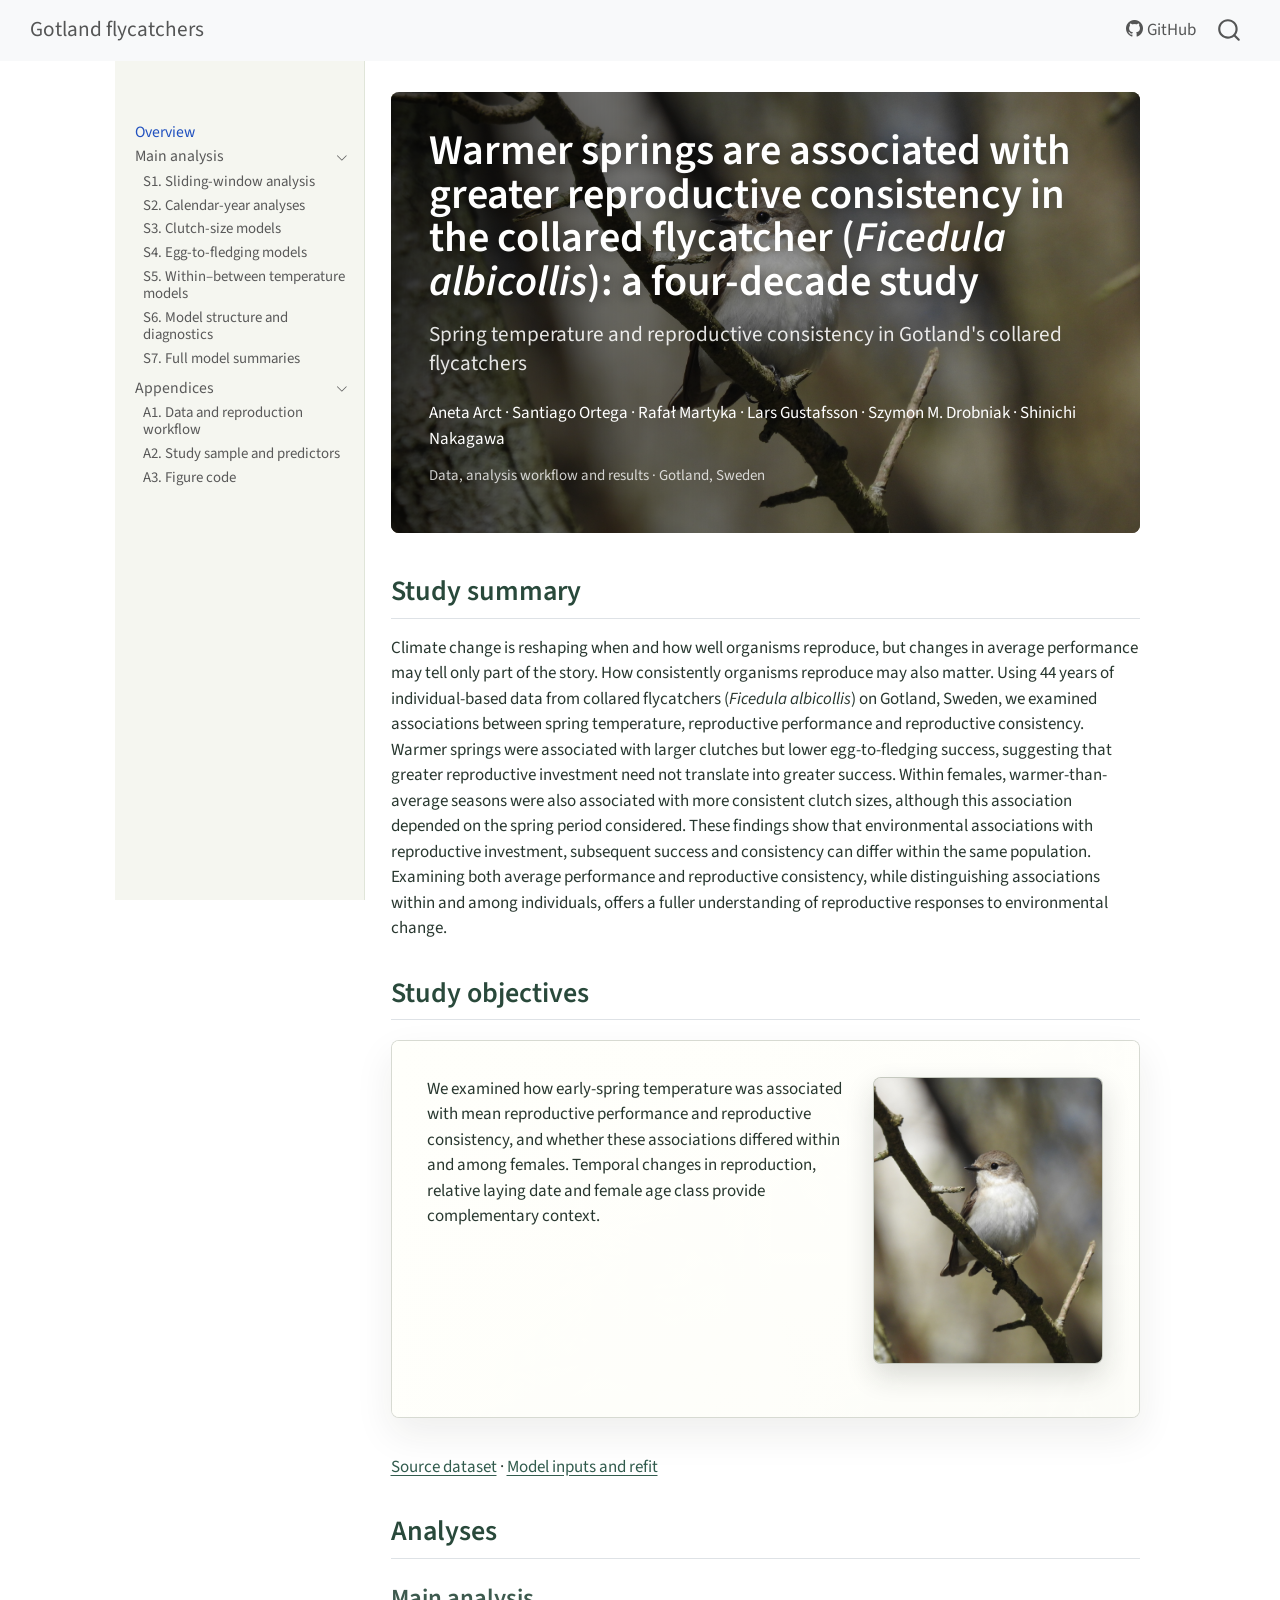
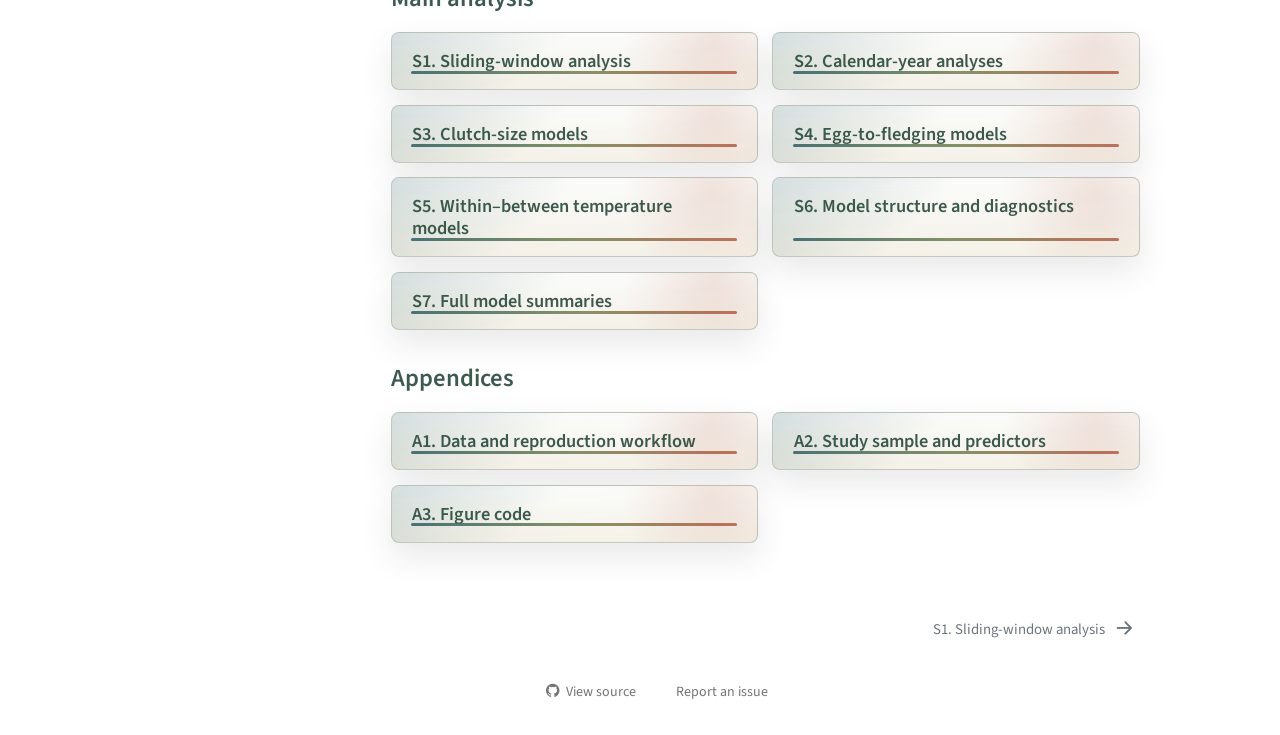
<file: docs/index.html>
<!DOCTYPE html>
<html xmlns="http://www.w3.org/1999/xhtml" lang="en" xml:lang="en"><head>

<meta charset="utf-8">
<meta name="generator" content="quarto-1.10.19">

<meta name="viewport" content="width=device-width, initial-scale=1.0, user-scalable=yes">


<title>Overview – Warmer springs are associated with greater reproductive consistency in the collared flycatcher (Ficedula albicollis): a four-decade study</title>
<style>
/* Default styles provided by pandoc.
** See https://pandoc.org/MANUAL.html#variables-for-html for config info.
*/
span.smallcaps{font-variant: small-caps;}
div.columns{display: flex; gap: 1.5em;}
div.column{flex: auto;}
@media screen {
div.columns{gap: min(4vw, 1.5em);}
div.column{overflow-x: auto;}
}
div.hanging-indent{margin-left: 1.5em; text-indent: -1.5em;}
ul.task-list{list-style: none;}
ul.task-list li input[type="checkbox"] {
  width: 0.8em;
  margin: 0 0.8em 0.2em -1em; /* quarto-specific, see https://github.com/quarto-dev/quarto-cli/issues/4556 */
  vertical-align: middle;
}
</style>


<script src="site_libs/quarto-nav/quarto-nav.js"></script>
<script src="site_libs/clipboard/clipboard.min.js"></script>
<script src="site_libs/quarto-search/autocomplete.umd.js"></script>
<script src="site_libs/quarto-search/fuse.min.js"></script>
<script src="site_libs/quarto-search/quarto-search.js"></script>
<meta name="quarto:offset" content="./">
<link href="./climate_window.html" rel="next">
<script src="site_libs/quarto-html/quarto.js" type="module"></script>
<script src="site_libs/quarto-html/tabsets/tabsets.js" type="module"></script>
<script src="site_libs/quarto-html/popper.min.js"></script>
<script src="site_libs/quarto-html/tippy.umd.min.js"></script>
<script src="site_libs/quarto-html/anchor.min.js"></script>
<link href="site_libs/quarto-html/tippy.css" rel="stylesheet">
<link href="site_libs/quarto-html/quarto-syntax-highlighting-bf27225e3a48a9273f3daa8f8e829971.css" rel="stylesheet" id="quarto-text-highlighting-styles">
<script src="site_libs/bootstrap/bootstrap.min.js"></script>
<link href="site_libs/bootstrap/bootstrap-icons.css" rel="stylesheet">
<link href="site_libs/bootstrap/bootstrap-7ca5c87b2c3259e4a455bb1ab003b17b.min.css" rel="stylesheet" append-hash="true" id="quarto-bootstrap" data-mode="light">
<script id="quarto-search-options" type="application/json">{
  "location": "navbar",
  "copy-button": false,
  "collapse-after": 3,
  "panel-placement": "end",
  "type": "overlay",
  "limit": 50,
  "keyboard-shortcut": [
    "f",
    "/",
    "s"
  ],
  "show-item-context": false,
  "language": {
    "search-no-results-text": "No results",
    "search-matching-documents-text": "matching documents",
    "search-copy-link-title": "Copy link to search",
    "search-hide-matches-text": "Hide additional matches",
    "search-more-match-text": "more match in this document",
    "search-more-matches-text": "more matches in this document",
    "search-clear-button-title": "Clear",
    "search-text-placeholder": "",
    "search-detached-cancel-button-title": "Cancel",
    "search-submit-button-title": "Submit",
    "search-label": "Search"
  }
}</script>
<style>html{ scroll-behavior: smooth; }</style>


<link rel="stylesheet" href="styles.css">
</head>

<body class="nav-sidebar floating nav-fixed fullcontent quarto-light">

<div id="quarto-search-results"></div>
  <header id="quarto-header" class="headroom fixed-top">
    <nav class="navbar navbar-expand-lg " data-bs-theme="dark">
      <div class="navbar-container container-fluid">
      <div class="navbar-brand-container mx-auto">
    <a class="navbar-brand" href="./index.html">
    <span class="navbar-title">Gotland flycatchers</span>
    </a>
  </div>
            <div id="quarto-search" class="" title="Search"></div>
          <button class="navbar-toggler" type="button" data-bs-toggle="collapse" data-bs-target="#navbarCollapse" aria-controls="navbarCollapse" role="menu" aria-expanded="false" aria-label="Toggle navigation" onclick="if (window.quartoToggleHeadroom) { window.quartoToggleHeadroom(); }">
  <span class="navbar-toggler-icon"></span>
</button>
          <div class="collapse navbar-collapse" id="navbarCollapse">
            <ul class="navbar-nav navbar-nav-scroll ms-auto">
  <li class="nav-item">
    <a class="nav-link" href="https://github.com/anetaarct/thermal-conditions-reproduction-cf-publication"> <i class="bi bi-github" role="img">
</i>
<span class="menu-text">GitHub</span></a>
  </li>
</ul>
          </div> <!-- /navcollapse -->
            <div class="quarto-navbar-tools">
</div>
      </div> <!-- /container-fluid -->
    </nav>
  <nav class="quarto-secondary-nav">
    <div class="container-fluid d-flex">
      <button type="button" class="quarto-btn-toggle btn" data-bs-toggle="collapse" role="button" data-bs-target=".quarto-sidebar-collapse-item" aria-controls="quarto-sidebar" aria-expanded="false" aria-label="Toggle sidebar navigation" onclick="if (window.quartoToggleHeadroom) { window.quartoToggleHeadroom(); }">
        <i class="bi bi-layout-text-sidebar-reverse"></i>
      </button>
        <nav class="quarto-page-breadcrumbs" aria-label="breadcrumb"><ol class="breadcrumb"><li class="breadcrumb-item"><a href="./index.html">Overview</a></li></ol></nav>
        <a class="flex-grow-1" role="navigation" data-bs-toggle="collapse" data-bs-target=".quarto-sidebar-collapse-item" aria-controls="quarto-sidebar" aria-expanded="false" aria-label="Toggle sidebar navigation" onclick="if (window.quartoToggleHeadroom) { window.quartoToggleHeadroom(); }">
        </a>
      <button type="button" class="btn quarto-search-button" aria-label="Search" onclick="window.quartoOpenSearch();">
        <i class="bi bi-search"></i>
      </button>
    </div>
  </nav>
</header>
<!-- content -->
<div id="quarto-content" class="quarto-container page-columns page-rows-contents page-layout-article page-navbar">
<!-- sidebar -->
  <nav id="quarto-sidebar" class="sidebar collapse collapse-horizontal quarto-sidebar-collapse-item sidebar-navigation floating overflow-auto">
        <div class="mt-2 flex-shrink-0 align-items-center">
        <div class="sidebar-search">
        <div id="quarto-search" class="" title="Search"></div>
        </div>
        </div>
    <div class="sidebar-menu-container">
    <ul class="list-unstyled mt-1">
        <li class="sidebar-item">
  <div class="sidebar-item-container">
  <a href="./index.html" class="sidebar-item-text sidebar-link active">
 <span class="menu-text">Overview</span></a>
  </div>
</li>
        <li class="sidebar-item sidebar-item-section">
      <div class="sidebar-item-container">
            <a class="sidebar-item-text sidebar-link text-start" data-bs-toggle="collapse" data-bs-target="#quarto-sidebar-section-1" role="navigation" aria-expanded="true">
 <span class="menu-text">Main analysis</span></a>
          <a class="sidebar-item-toggle text-start" data-bs-toggle="collapse" data-bs-target="#quarto-sidebar-section-1" role="navigation" aria-expanded="true" aria-label="Toggle section">
            <i class="bi bi-chevron-right ms-2"></i>
          </a>
      </div>
      <ul id="quarto-sidebar-section-1" class="collapse list-unstyled sidebar-section depth1 show">
          <li class="sidebar-item">
  <div class="sidebar-item-container">
  <a href="./climate_window.html" class="sidebar-item-text sidebar-link">
 <span class="menu-text">S1. Sliding-window analysis</span></a>
  </div>
</li>
          <li class="sidebar-item">
  <div class="sidebar-item-container">
  <a href="./temporal_trends.html" class="sidebar-item-text sidebar-link">
 <span class="menu-text">S2. Calendar-year analyses</span></a>
  </div>
</li>
          <li class="sidebar-item">
  <div class="sidebar-item-container">
  <a href="./clutch_size.html" class="sidebar-item-text sidebar-link">
 <span class="menu-text">S3. Clutch-size models</span></a>
  </div>
</li>
          <li class="sidebar-item">
  <div class="sidebar-item-container">
  <a href="./fledging_success.html" class="sidebar-item-text sidebar-link">
 <span class="menu-text">S4. Egg-to-fledging models</span></a>
  </div>
</li>
          <li class="sidebar-item">
  <div class="sidebar-item-container">
  <a href="./within_between.html" class="sidebar-item-text sidebar-link">
 <span class="menu-text">S5. Within–between temperature models</span></a>
  </div>
</li>
          <li class="sidebar-item">
  <div class="sidebar-item-container">
  <a href="./model_structure.html" class="sidebar-item-text sidebar-link">
 <span class="menu-text">S6. Model structure and diagnostics</span></a>
  </div>
</li>
          <li class="sidebar-item">
  <div class="sidebar-item-container">
  <a href="./full_summaries.html" class="sidebar-item-text sidebar-link">
 <span class="menu-text">S7. Full model summaries</span></a>
  </div>
</li>
      </ul>
  </li>
        <li class="sidebar-item sidebar-item-section">
      <div class="sidebar-item-container">
            <a class="sidebar-item-text sidebar-link text-start" data-bs-toggle="collapse" data-bs-target="#quarto-sidebar-section-2" role="navigation" aria-expanded="true">
 <span class="menu-text">Appendices</span></a>
          <a class="sidebar-item-toggle text-start" data-bs-toggle="collapse" data-bs-target="#quarto-sidebar-section-2" role="navigation" aria-expanded="true" aria-label="Toggle section">
            <i class="bi bi-chevron-right ms-2"></i>
          </a>
      </div>
      <ul id="quarto-sidebar-section-2" class="collapse list-unstyled sidebar-section depth1 show">
          <li class="sidebar-item">
  <div class="sidebar-item-container">
  <a href="./workflow.html" class="sidebar-item-text sidebar-link">
 <span class="menu-text">A1. Data and reproduction workflow</span></a>
  </div>
</li>
          <li class="sidebar-item">
  <div class="sidebar-item-container">
  <a href="./data_preparation.html" class="sidebar-item-text sidebar-link">
 <span class="menu-text">A2. Study sample and predictors</span></a>
  </div>
</li>
          <li class="sidebar-item">
  <div class="sidebar-item-container">
  <a href="./figure_code.html" class="sidebar-item-text sidebar-link">
 <span class="menu-text">A3. Figure code</span></a>
  </div>
</li>
      </ul>
  </li>
    </ul>
    </div>
</nav>
<div id="quarto-sidebar-glass" class="quarto-sidebar-collapse-item" data-bs-toggle="collapse" data-bs-target=".quarto-sidebar-collapse-item"></div>
<!-- margin-sidebar -->

<!-- main -->
<main class="content" id="quarto-document-content"><header id="title-block-header" class="quarto-title-block"><h1 class="title display-7">Overview</h1></header>

<header id="title-block-header">


</header>


<style>#title-block-header { display:none; }</style>
<section class="title-hero">
<video class="title-hero-video" autoplay="" muted="" loop="" playsinline="" preload="metadata" poster="images/cover-flycatcher.jpg" aria-hidden="true"><source src="media/gotland-background.mp4" type="video/mp4"></video>
<div class="title-hero-text">
<h1>Warmer springs are associated with greater reproductive consistency in the collared flycatcher (<em>Ficedula albicollis</em>): a four-decade study</h1>
<p class="title-subtitle">Spring temperature and reproductive consistency in Gotland's collared flycatchers</p>
<p class="title-authors">Aneta Arct · Santiago Ortega · Rafał Martyka · Lars Gustafsson · Szymon M. Drobniak · Shinichi Nakagawa</p>
<p class="title-notes">Data, analysis workflow and results · Gotland, Sweden</p>
</div></section>
<section id="study-summary" class="level2"><h2>Study summary</h2><p>Climate change is reshaping when and how well organisms reproduce, but changes in average performance may tell only part of the story. How consistently organisms reproduce may also matter. Using 44 years of individual-based data from collared flycatchers (<em>Ficedula albicollis</em>) on Gotland, Sweden, we examined associations between spring temperature, reproductive performance and reproductive consistency. Warmer springs were associated with larger clutches but lower egg-to-fledging success, suggesting that greater reproductive investment need not translate into greater success. Within females, warmer-than-average seasons were also associated with more consistent clutch sizes, although this association depended on the spring period considered. These findings show that environmental associations with reproductive investment, subsequent success and consistency can differ within the same population. Examining both average performance and reproductive consistency, while distinguishing associations within and among individuals, offers a fuller understanding of reproductive responses to environmental change.</p></section>
<section id="study-objectives" class="level2">
<h2 class="anchored" data-anchor-id="study-objectives">Study objectives</h2>
<div class="overview-background-panel">
<figure class="overview-species-photo figure"><img src="images/overview-flycatcher.png" alt="Collared flycatcher perched on a branch." class="figure-img"></figure>
<p>We examined how early-spring temperature was associated with mean reproductive performance and reproductive consistency, and whether these associations differed within and among females. Temporal changes in reproduction, relative laying date and female age class provide complementary context.</p>
</div>
<p><a href="./workflow.html#data-origin">Source dataset</a> · <a href="./workflow.html#refit-from-the-public-model-data">Model inputs and refit</a></p>
</section>
<section id="analyses" class="level2">
<h2 class="anchored" data-anchor-id="analyses">Analyses</h2>
<section id="main-analysis" class="level3">
<h3 class="anchored" data-anchor-id="main-analysis">Main analysis</h3>
<div class="overview-tiles">
<a class="overview-tile" href="climate_window.html"><h3 class="anchored">S1. Sliding-window analysis</h3></a>
<a class="overview-tile" href="temporal_trends.html"><h3 class="anchored">S2. Calendar-year analyses</h3></a>
<a class="overview-tile" href="clutch_size.html"><h3 class="anchored">S3. Clutch-size models</h3></a>
<a class="overview-tile" href="fledging_success.html"><h3 class="anchored">S4. Egg-to-fledging models</h3></a>
<a class="overview-tile" href="within_between.html"><h3 class="anchored">S5. Within–between temperature models</h3></a>
<a class="overview-tile" href="model_structure.html"><h3 class="anchored">S6. Model structure and diagnostics</h3></a>
<a class="overview-tile" href="full_summaries.html"><h3 class="anchored">S7. Full model summaries</h3></a>
</div>
</section>
<section id="appendices" class="level3">
<h3 class="anchored" data-anchor-id="appendices">Appendices</h3>
<div class="overview-tiles">
<a class="overview-tile" href="workflow.html"><h3 class="anchored">A1. Data and reproduction workflow</h3></a>
<a class="overview-tile" href="data_preparation.html"><h3 class="anchored">A2. Study sample and predictors</h3></a>
<a class="overview-tile" href="figure_code.html"><h3 class="anchored">A3. Figure code</h3></a>
</div>


</section>
</section>

</main> <!-- /main -->
<script type="module" src="assets/r-lab.js"></script>

<script id="quarto-html-after-body" type="application/javascript">
  window.document.addEventListener("DOMContentLoaded", function (event) {
    const icon = "";
    const anchorJS = new window.AnchorJS();
    anchorJS.options = {
      placement: 'right',
      icon: icon
    };
    anchorJS.add('.anchored');
    const isCodeAnnotation = (el) => {
      for (const clz of el.classList) {
        if (clz.startsWith('code-annotation-')) {
          return true;
        }
      }
      return false;
    }
    const onCopySuccess = function(e) {
      // button target
      const button = e.trigger;
      // don't keep focus
      button.blur();
      // flash "checked"
      button.classList.add('code-copy-button-checked');
      var currentTitle = button.getAttribute("title");
      button.setAttribute("title", "Copied!");
      let tooltip;
      if (window.bootstrap) {
        button.setAttribute("data-bs-toggle", "tooltip");
        button.setAttribute("data-bs-placement", "left");
        button.setAttribute("data-bs-title", "Copied!");
        tooltip = new bootstrap.Tooltip(button,
          { trigger: "manual",
            customClass: "code-copy-button-tooltip",
            offset: [0, -8]});
        tooltip.show();
      }
      setTimeout(function() {
        if (tooltip) {
          tooltip.hide();
          button.removeAttribute("data-bs-title");
          button.removeAttribute("data-bs-toggle");
          button.removeAttribute("data-bs-placement");
        }
        button.setAttribute("title", currentTitle);
        button.classList.remove('code-copy-button-checked');
      }, 1000);
      // clear code selection
      e.clearSelection();
    }
    const getTextToCopy = function(trigger) {
      const outerScaffold = trigger.parentElement.cloneNode(true);
      const codeEl = outerScaffold.querySelector('code');
      for (const childEl of codeEl.children) {
        if (isCodeAnnotation(childEl)) {
          childEl.remove();
        }
      }
      return codeEl.innerText;
    }
    const clipboard = new window.ClipboardJS('.code-copy-button:not([data-in-quarto-modal])', {
      text: getTextToCopy
    });
    clipboard.on('success', onCopySuccess);
    if (window.document.getElementById('quarto-embedded-source-code-modal')) {
      const clipboardModal = new window.ClipboardJS('.code-copy-button[data-in-quarto-modal]', {
        text: getTextToCopy,
        container: window.document.getElementById('quarto-embedded-source-code-modal')
      });
      clipboardModal.on('success', onCopySuccess);
    }
      var localhostRegex = new RegExp(/^(?:http|https):\/\/localhost\:?[0-9]*\//);
      var mailtoRegex = new RegExp(/^mailto:/);
        var filterRegex = new RegExp("https:\/\/anetaarct\.github\.io\/thermal-conditions-reproduction-cf-publication\/");
      var isInternal = (href) => {
          return filterRegex.test(href) || localhostRegex.test(href) || mailtoRegex.test(href);
      }
      // Inspect non-navigation links and adorn them if external
     var links = window.document.querySelectorAll('a[href]:not(.nav-link):not(.navbar-brand):not(.toc-action):not(.sidebar-link):not(.sidebar-item-toggle):not(.pagination-link):not(.no-external):not([aria-hidden]):not(.dropdown-item):not(.quarto-navigation-tool):not(.about-link)');
      for (var i=0; i<links.length; i++) {
        const link = links[i];
        if (!isInternal(link.href)) {
          // undo the damage that might have been done by quarto-nav.js in the case of
          // links that we want to consider external
          if (link.dataset.originalHref !== undefined) {
            link.href = link.dataset.originalHref;
          }
        }
      }
    function tippyHover(el, contentFn, onTriggerFn, onUntriggerFn) {
      const config = {
        allowHTML: true,
        maxWidth: 500,
        delay: 100,
        arrow: false,
        appendTo: function(el) {
            return el.parentElement;
        },
        interactive: true,
        interactiveBorder: 10,
        theme: 'quarto',
        placement: 'bottom-start',
      };
      if (contentFn) {
        config.content = contentFn;
      }
      if (onTriggerFn) {
        config.onTrigger = onTriggerFn;
      }
      if (onUntriggerFn) {
        config.onUntrigger = onUntriggerFn;
      }
      window.tippy(el, config);
    }
    const noterefs = window.document.querySelectorAll('a[role="doc-noteref"]');
    for (var i=0; i<noterefs.length; i++) {
      const ref = noterefs[i];
      tippyHover(ref, function() {
        // use id or data attribute instead here
        let href = ref.getAttribute('data-footnote-href') || ref.getAttribute('href');
        try { href = new URL(href).hash; } catch {}
        const id = href.replace(/^#\/?/, "");
        const note = window.document.getElementById(id);
        if (note) {
          return note.innerHTML;
        } else {
          return "";
        }
      });
    }
    const xrefs = window.document.querySelectorAll('a.quarto-xref');
    const processXRef = (id, note) => {
      // Strip column container classes
      const stripColumnClz = (el) => {
        el.classList.remove("page-full", "page-columns");
        if (el.children) {
          for (const child of el.children) {
            stripColumnClz(child);
          }
        }
      }
      stripColumnClz(note)
      if (id === null || id.startsWith('sec-')) {
        // Special case sections, only their first couple elements
        const container = document.createElement("div");
        if (note.children && note.children.length > 2) {
          container.appendChild(note.children[0].cloneNode(true));
          for (let i = 1; i < note.children.length; i++) {
            const child = note.children[i];
            if (child.tagName === "P" && child.innerText === "") {
              continue;
            } else {
              container.appendChild(child.cloneNode(true));
              break;
            }
          }
          if (window.Quarto?.typesetMath) {
            window.Quarto.typesetMath(container);
          }
          return container.innerHTML
        } else {
          if (window.Quarto?.typesetMath) {
            window.Quarto.typesetMath(note);
          }
          return note.innerHTML;
        }
      } else {
        // Remove any anchor links if they are present
        const anchorLink = note.querySelector('a.anchorjs-link');
        if (anchorLink) {
          anchorLink.remove();
        }
        if (window.Quarto?.typesetMath) {
          window.Quarto.typesetMath(note);
        }
        if (note.classList.contains("callout")) {
          return note.outerHTML;
        } else {
          return note.innerHTML;
        }
      }
    }
    for (var i=0; i<xrefs.length; i++) {
      const xref = xrefs[i];
      tippyHover(xref, undefined, function(instance) {
        instance.disable();
        let url = xref.getAttribute('href');
        let hash = undefined;
        if (url.startsWith('#')) {
          hash = url;
        } else {
          try { hash = new URL(url).hash; } catch {}
        }
        if (hash) {
          const id = hash.replace(/^#\/?/, "");
          const note = window.document.getElementById(id);
          if (note !== null) {
            try {
              const html = processXRef(id, note.cloneNode(true));
              instance.setContent(html);
            } finally {
              instance.enable();
              instance.show();
            }
          } else {
            // See if we can fetch this
            fetch(url.split('#')[0])
            .then(res => res.text())
            .then(html => {
              const parser = new DOMParser();
              const htmlDoc = parser.parseFromString(html, "text/html");
              const note = htmlDoc.getElementById(id);
              if (note !== null) {
                const html = processXRef(id, note);
                instance.setContent(html);
              }
            }).finally(() => {
              instance.enable();
              instance.show();
            });
          }
        } else {
          // See if we can fetch a full url (with no hash to target)
          // This is a special case and we should probably do some content thinning / targeting
          fetch(url)
          .then(res => res.text())
          .then(html => {
            const parser = new DOMParser();
            const htmlDoc = parser.parseFromString(html, "text/html");
            const note = htmlDoc.querySelector('main.content');
            if (note !== null) {
              // This should only happen for chapter cross references
              // (since there is no id in the URL)
              // remove the first header
              if (note.children.length > 0 && note.children[0].tagName === "HEADER") {
                note.children[0].remove();
              }
              const html = processXRef(null, note);
              instance.setContent(html);
            }
          }).finally(() => {
            instance.enable();
            instance.show();
          });
        }
      }, function(instance) {
      });
    }
        let selectedAnnoteEl;
        const selectorForAnnotation = ( cell, annotation) => {
          let cellAttr = 'data-code-cell="' + cell + '"';
          let lineAttr = 'data-code-annotation="' +  annotation + '"';
          const selector = 'span[' + cellAttr + '][' + lineAttr + ']';
          return selector;
        }
        const selectCodeLines = (annoteEl) => {
          const doc = window.document;
          const targetCell = annoteEl.getAttribute("data-target-cell");
          const targetAnnotation = annoteEl.getAttribute("data-target-annotation");
          const annoteSpan = window.document.querySelector(selectorForAnnotation(targetCell, targetAnnotation));
          const lines = annoteSpan.getAttribute("data-code-lines").split(",");
          const lineIds = lines.map((line) => {
            return targetCell + "-" + line;
          })
          let top = null;
          let height = null;
          let parent = null;
          if (lineIds.length > 0) {
              //compute the position of the single el (top and bottom and make a div)
              const el = window.document.getElementById(lineIds[0]);
              top = el.offsetTop;
              height = el.offsetHeight;
              parent = el.parentElement.parentElement;
            if (lineIds.length > 1) {
              const lastEl = window.document.getElementById(lineIds[lineIds.length - 1]);
              const bottom = lastEl.offsetTop + lastEl.offsetHeight;
              height = bottom - top;
            }
            if (top !== null && height !== null && parent !== null) {
              // cook up a div (if necessary) and position it
              let div = window.document.getElementById("code-annotation-line-highlight");
              if (div === null) {
                div = window.document.createElement("div");
                div.setAttribute("id", "code-annotation-line-highlight");
                div.style.position = 'absolute';
                parent.appendChild(div);
              }
              div.style.top = top - 2 + "px";
              div.style.height = height + 4 + "px";
              div.style.left = 0;
              let gutterDiv = window.document.getElementById("code-annotation-line-highlight-gutter");
              if (gutterDiv === null) {
                gutterDiv = window.document.createElement("div");
                gutterDiv.setAttribute("id", "code-annotation-line-highlight-gutter");
                gutterDiv.style.position = 'absolute';
                const codeCell = window.document.getElementById(targetCell);
                const gutter = codeCell.querySelector('.code-annotation-gutter');
                gutter.appendChild(gutterDiv);
              }
              gutterDiv.style.top = top - 2 + "px";
              gutterDiv.style.height = height + 4 + "px";
            }
            selectedAnnoteEl = annoteEl;
          }
        };
        const unselectCodeLines = () => {
          const elementsIds = ["code-annotation-line-highlight", "code-annotation-line-highlight-gutter"];
          elementsIds.forEach((elId) => {
            const div = window.document.getElementById(elId);
            if (div) {
              div.remove();
            }
          });
          selectedAnnoteEl = undefined;
        };
          // Handle positioning of the toggle
      window.addEventListener(
        "resize",
        throttle(() => {
          elRect = undefined;
          if (selectedAnnoteEl) {
            selectCodeLines(selectedAnnoteEl);
          }
        }, 10)
      );
      function throttle(fn, ms) {
      let throttle = false;
      let timer;
        return (...args) => {
          if(!throttle) { // first call gets through
              fn.apply(this, args);
              throttle = true;
          } else { // all the others get throttled
              if(timer) clearTimeout(timer); // cancel #2
              timer = setTimeout(() => {
                fn.apply(this, args);
                timer = throttle = false;
              }, ms);
          }
        };
      }
        // Attach click handler to the DT
        const annoteDls = window.document.querySelectorAll('dt[data-target-cell]');
        for (const annoteDlNode of annoteDls) {
          annoteDlNode.addEventListener('click', (event) => {
            const clickedEl = event.target;
            if (clickedEl !== selectedAnnoteEl) {
              unselectCodeLines();
              const activeEl = window.document.querySelector('dt[data-target-cell].code-annotation-active');
              if (activeEl) {
                activeEl.classList.remove('code-annotation-active');
              }
              selectCodeLines(clickedEl);
              clickedEl.classList.add('code-annotation-active');
            } else {
              // Unselect the line
              unselectCodeLines();
              clickedEl.classList.remove('code-annotation-active');
            }
          });
        }
    const findCites = (el) => {
      const parentEl = el.parentElement;
      if (parentEl) {
        const cites = parentEl.dataset.cites;
        if (cites) {
          return {
            el,
            cites: cites.split(' ')
          };
        } else {
          return findCites(el.parentElement)
        }
      } else {
        return undefined;
      }
    };
    var bibliorefs = window.document.querySelectorAll('a[role="doc-biblioref"]');
    for (var i=0; i<bibliorefs.length; i++) {
      const ref = bibliorefs[i];
      const citeInfo = findCites(ref);
      if (citeInfo) {
        tippyHover(citeInfo.el, function() {
          var popup = window.document.createElement('div');
          citeInfo.cites.forEach(function(cite) {
            var citeDiv = window.document.createElement('div');
            citeDiv.classList.add('hanging-indent');
            citeDiv.classList.add('csl-entry');
            var biblioDiv = window.document.getElementById('ref-' + cite);
            if (biblioDiv) {
              citeDiv.innerHTML = biblioDiv.innerHTML;
            }
            popup.appendChild(citeDiv);
          });
          return popup.innerHTML;
        });
      }
    }
  });
  </script>
<nav class="page-navigation">
  <div class="nav-page nav-page-previous">
  </div>
  <div class="nav-page nav-page-next">
      <a href="./climate_window.html" class="pagination-link" aria-label="S1. Sliding-window analysis">
        <span class="nav-page-text">S1. Sliding-window analysis</span> <i class="bi bi-arrow-right-short"></i>
      </a>
  </div>
</nav>
</div> <!-- /content -->




<footer class="footer"><div class="nav-footer"><div class="nav-footer-center"><div class="toc-actions"><ul><li><a href="https://github.com/anetaarct/thermal-conditions-reproduction-cf-publication/blob/main/index.qmd" class="toc-action"><i class="bi bi-github"></i>View source</a></li><li><a href="https://github.com/anetaarct/thermal-conditions-reproduction-cf-publication/issues/new" class="toc-action"><i class="bi empty"></i>Report an issue</a></li></ul></div></div></div></footer><script src="site_libs/quarto-html/zenscroll-min.js"></script>
</body></html>
</file>
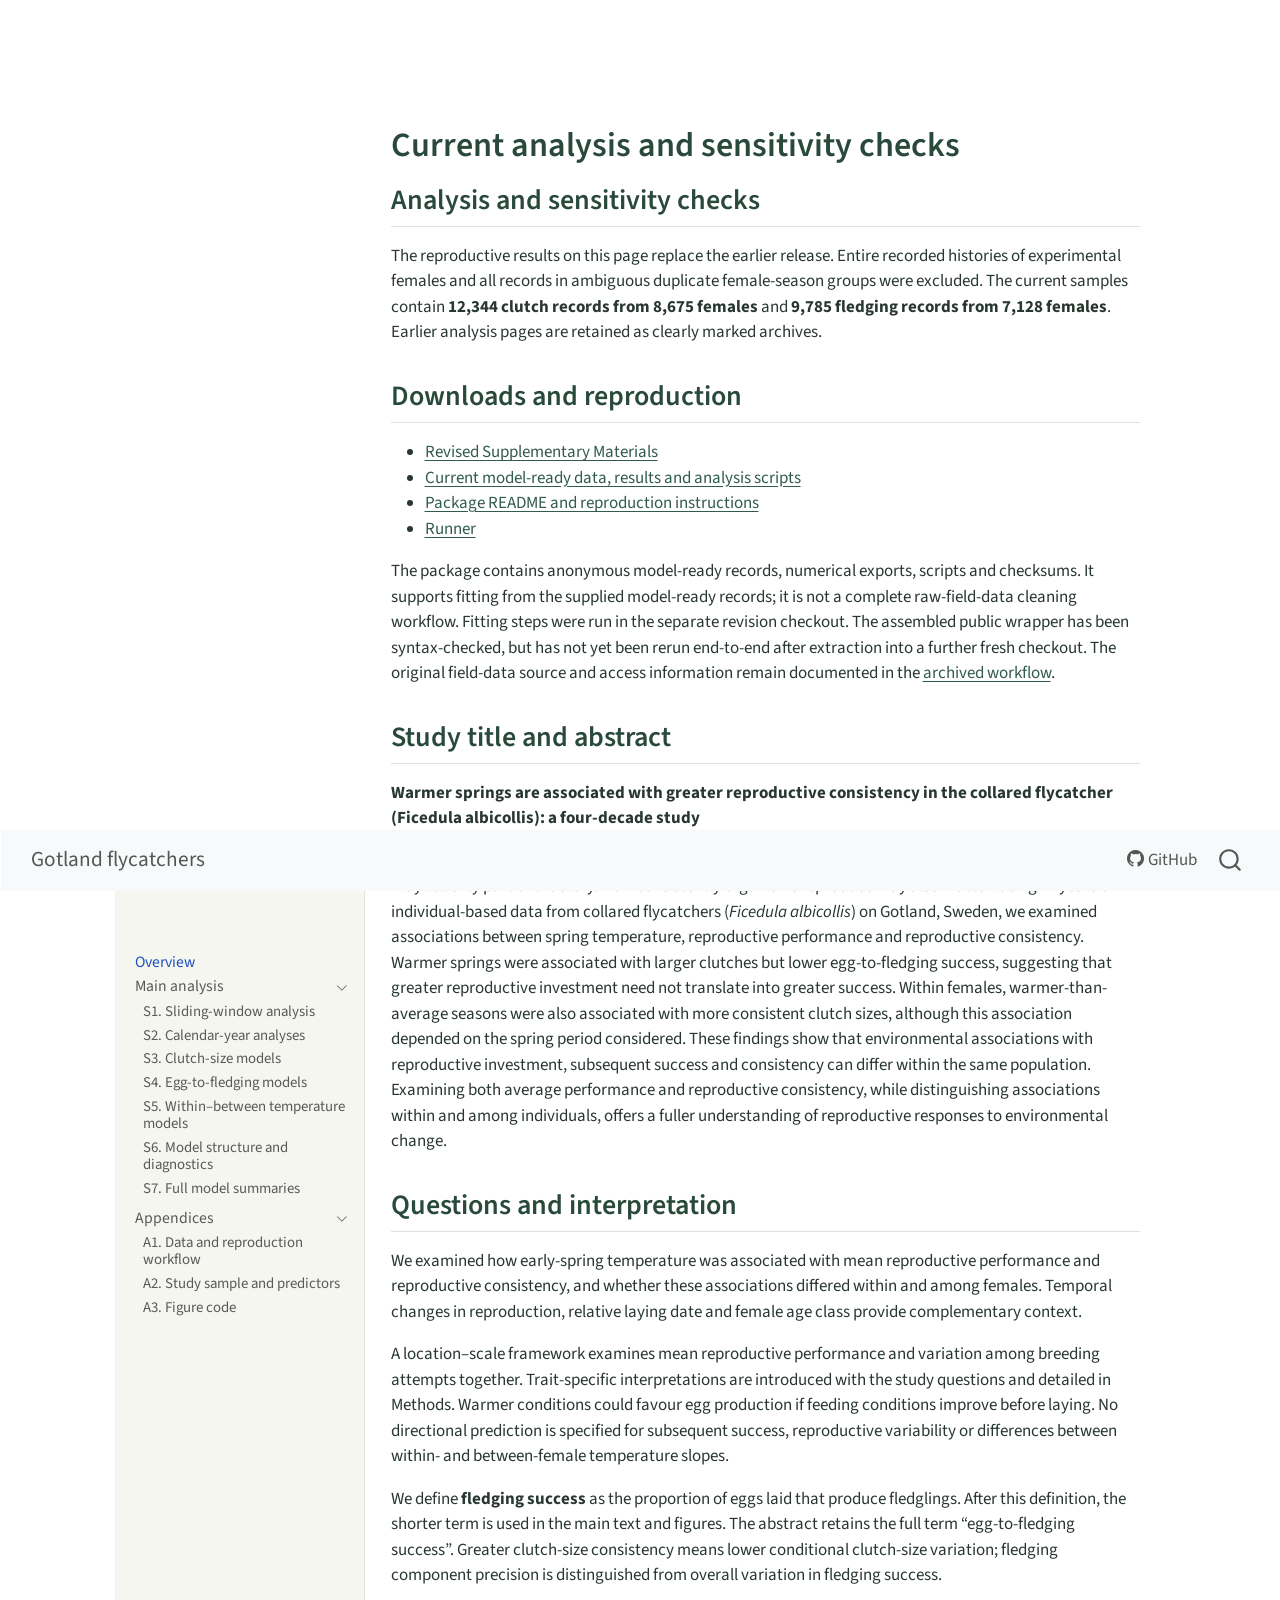
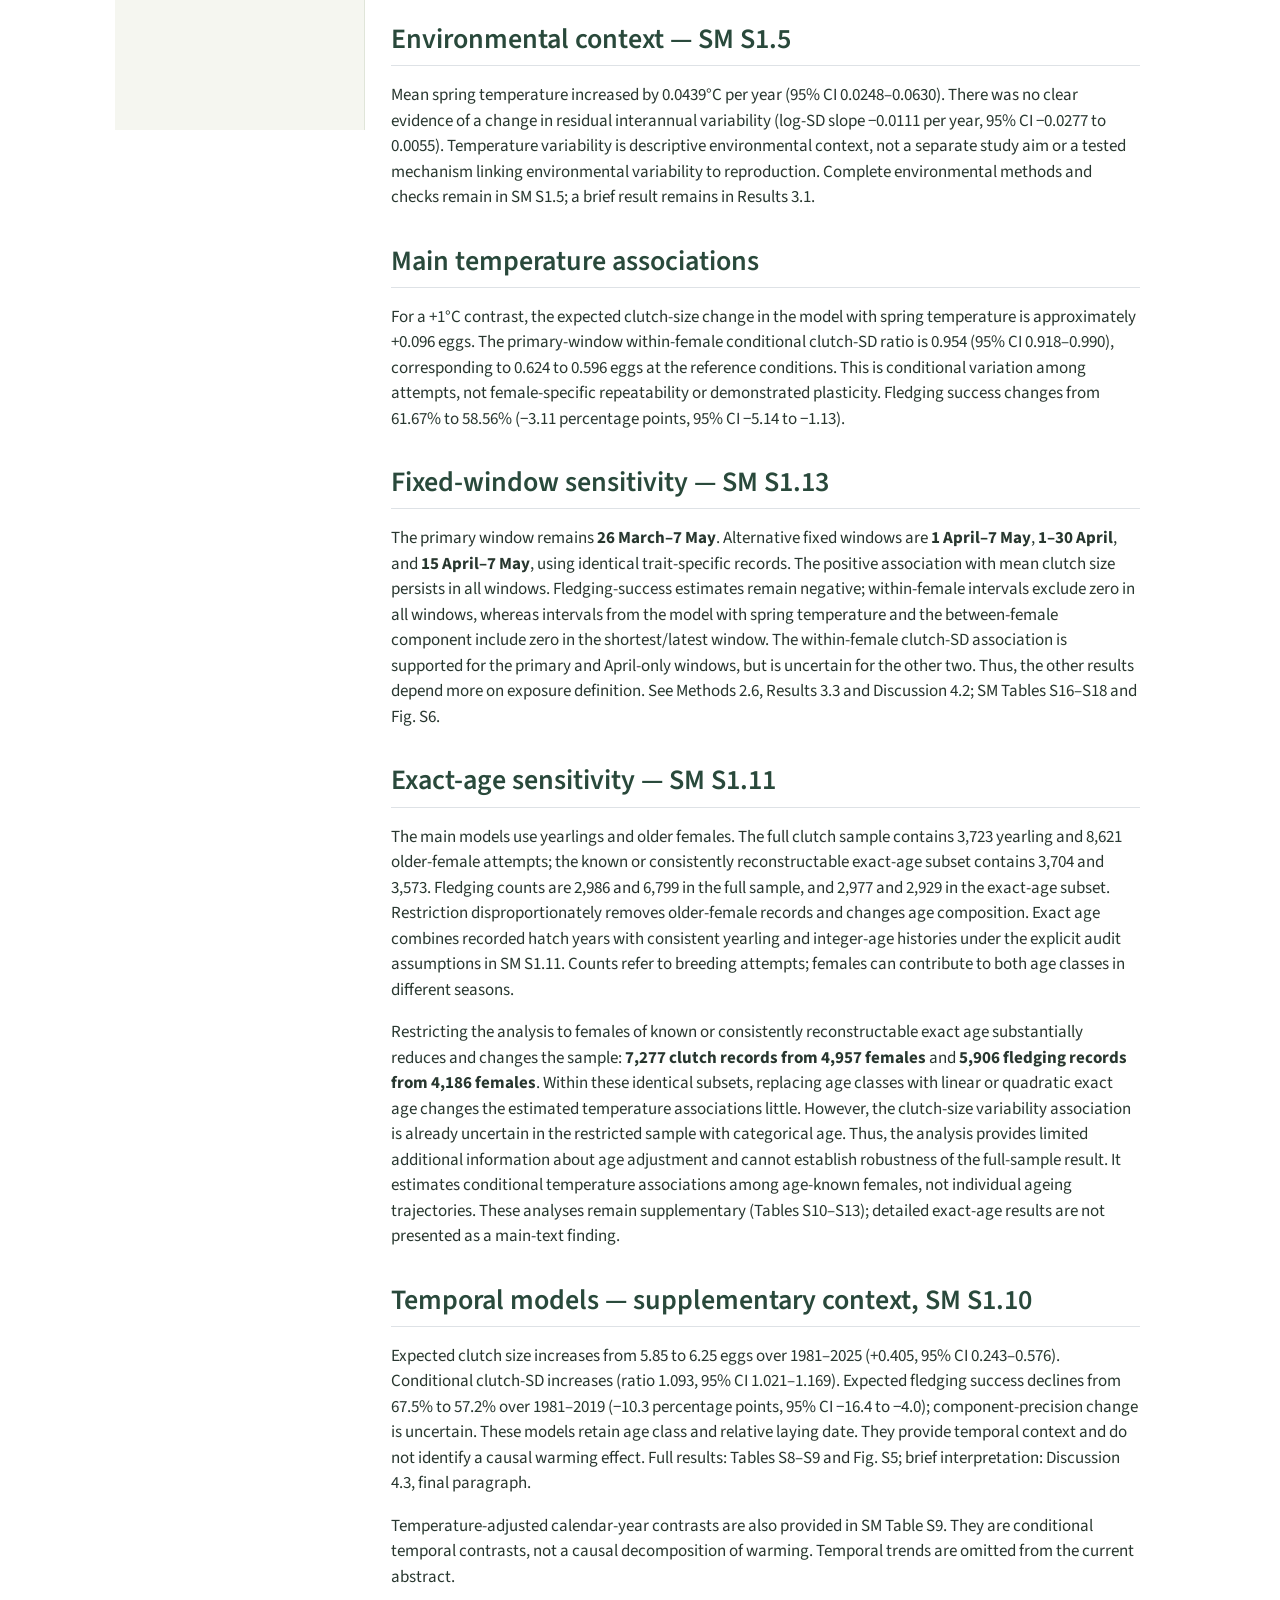
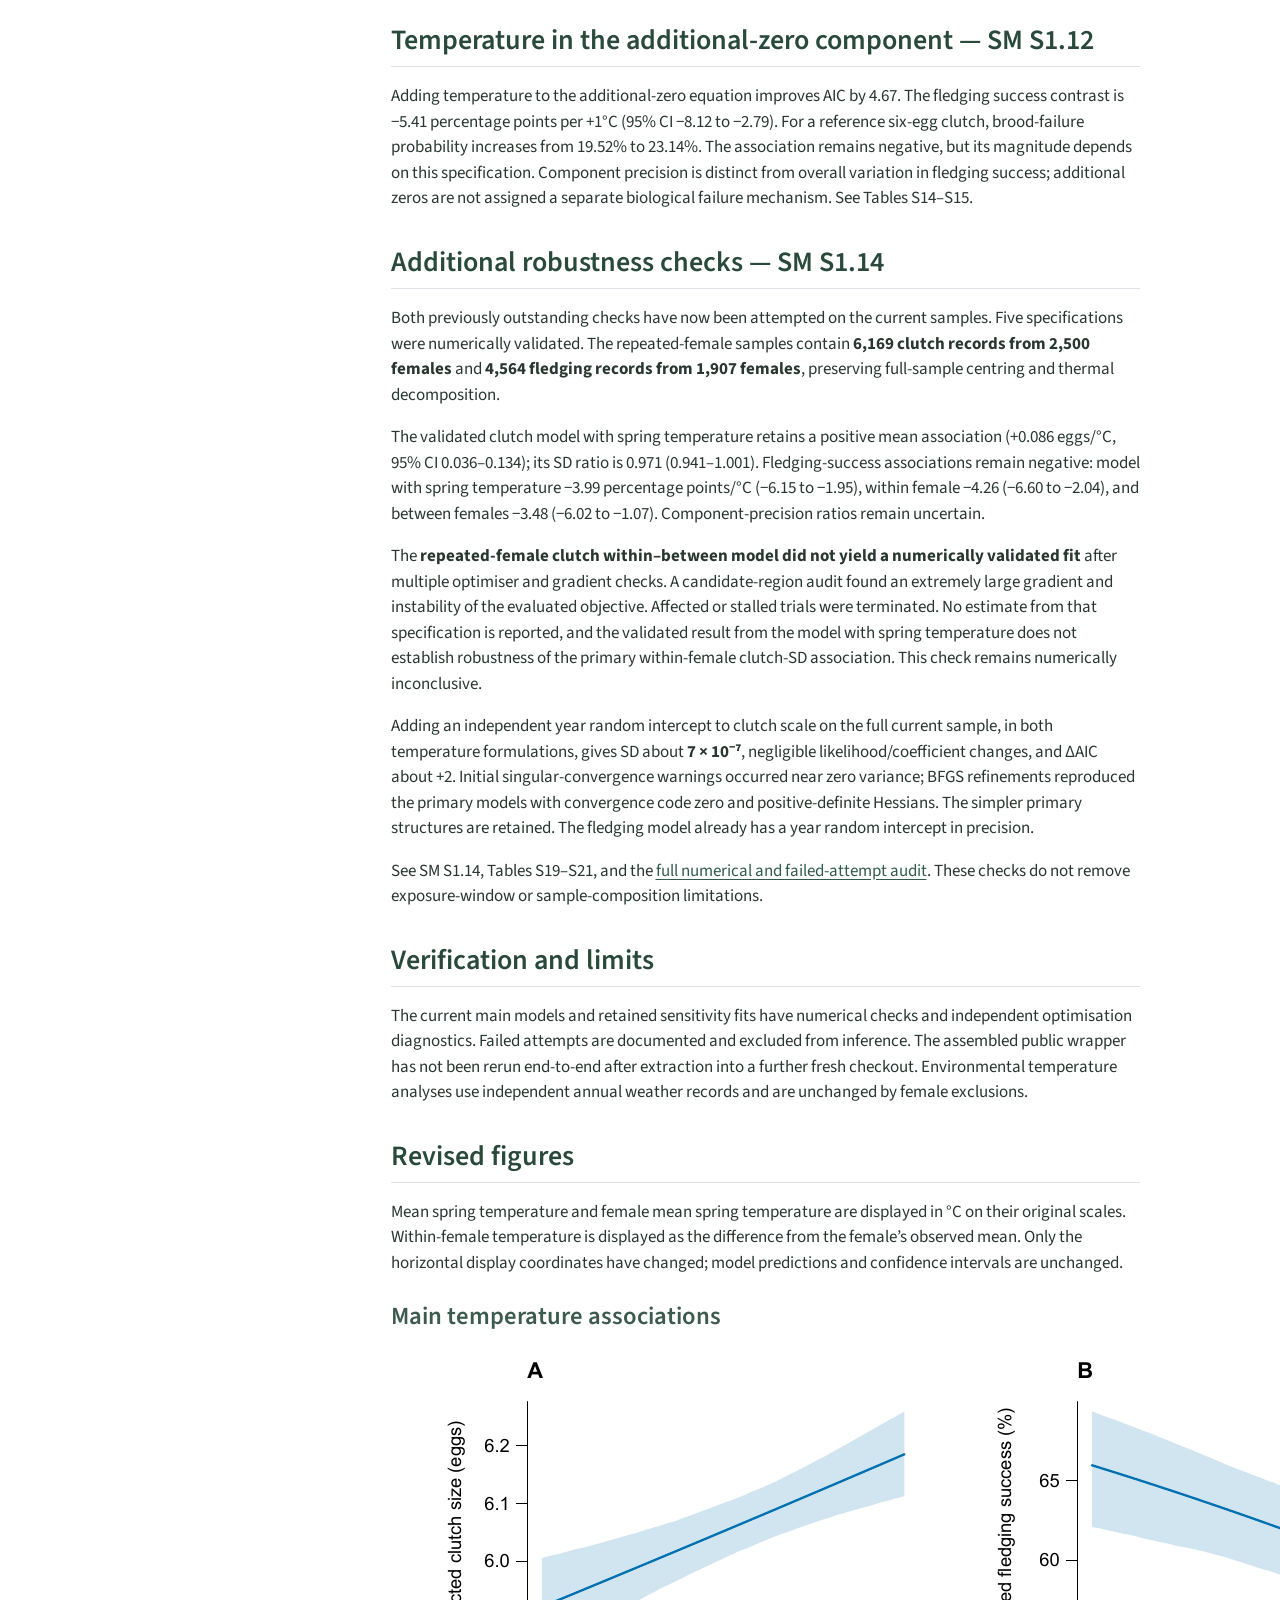
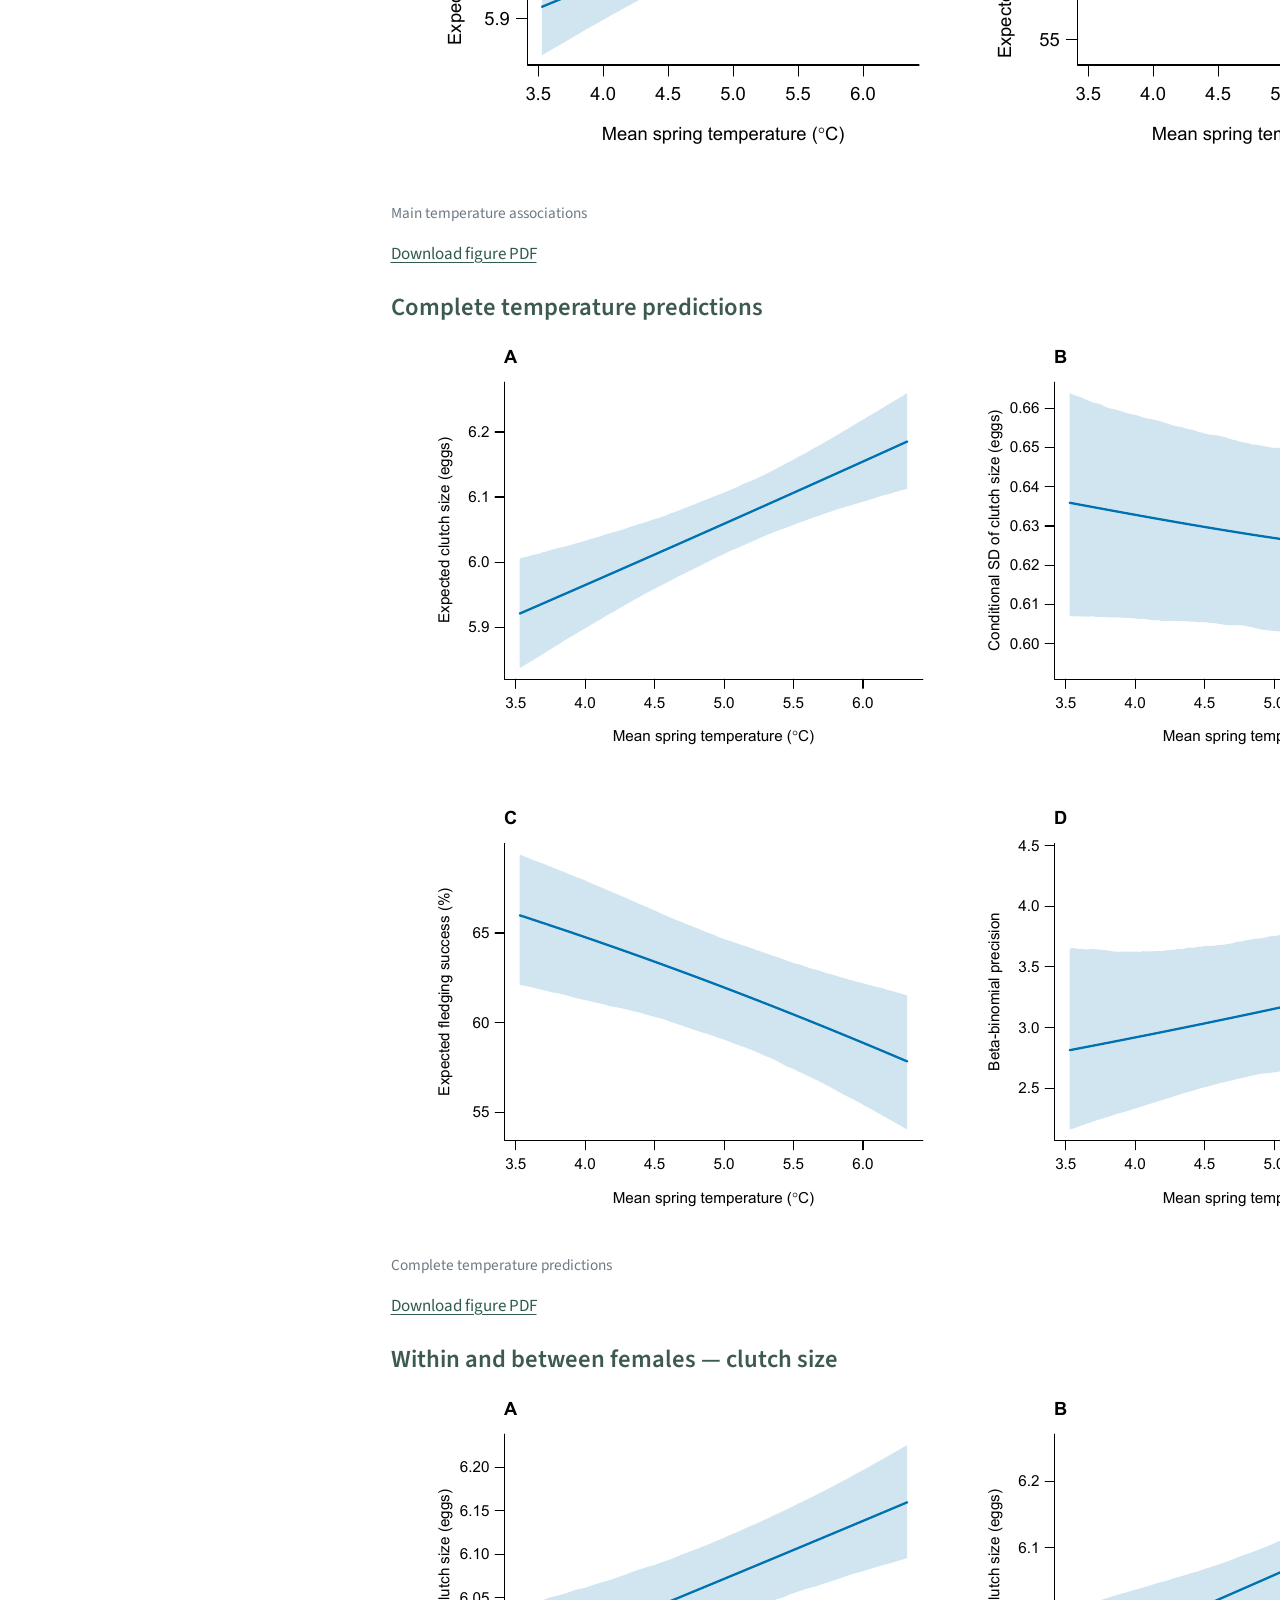
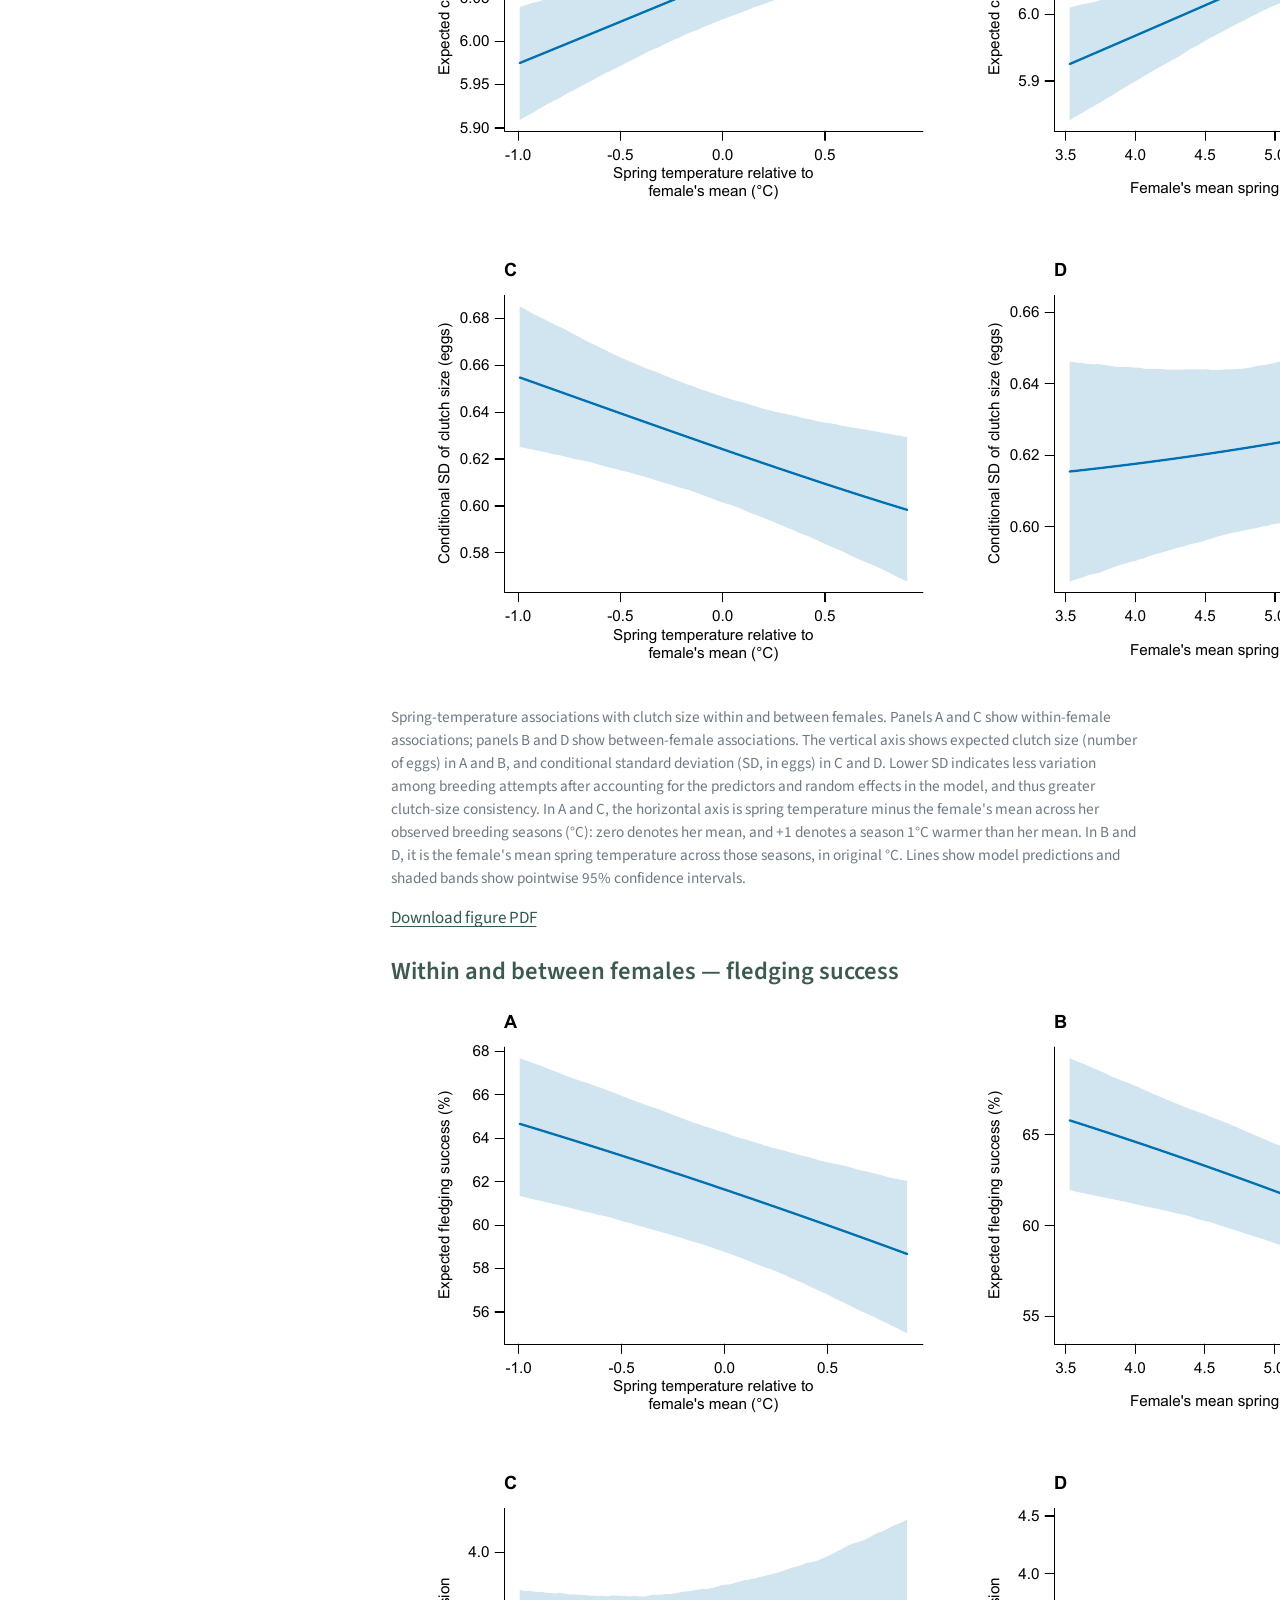
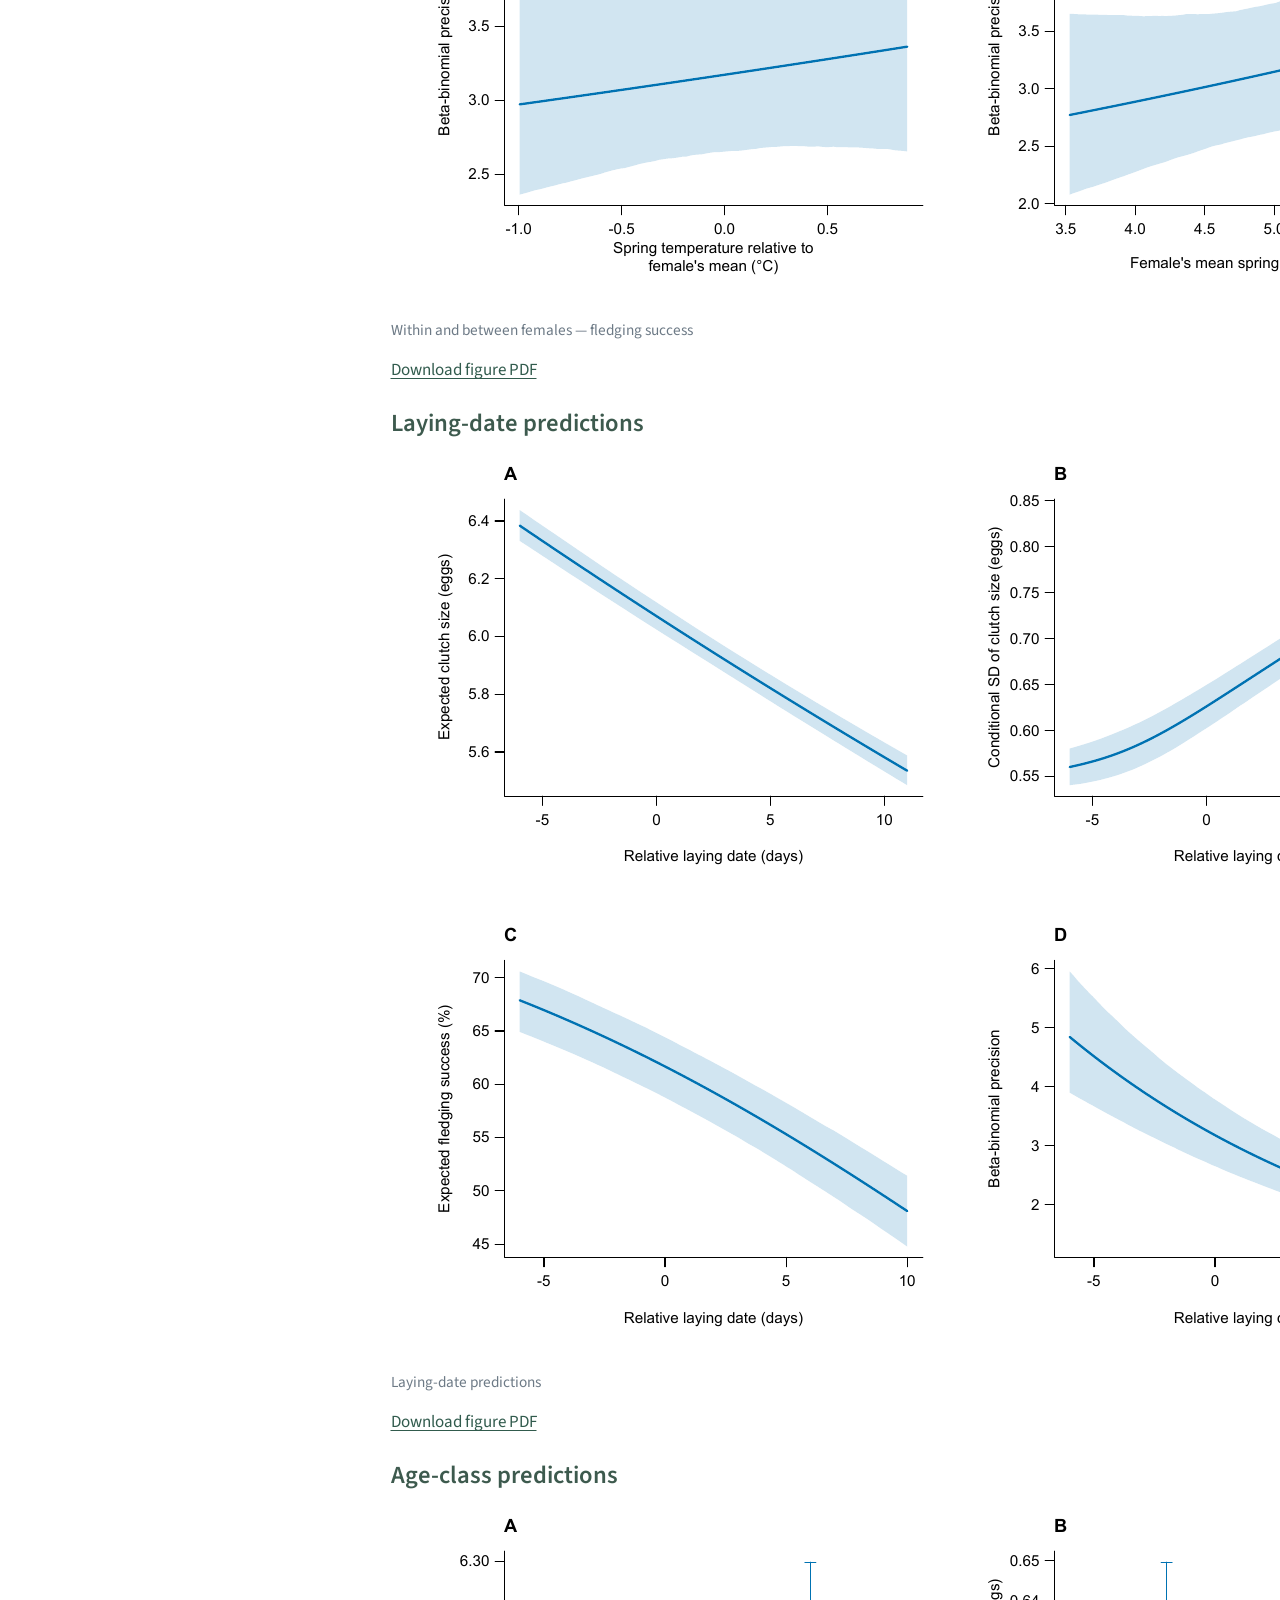
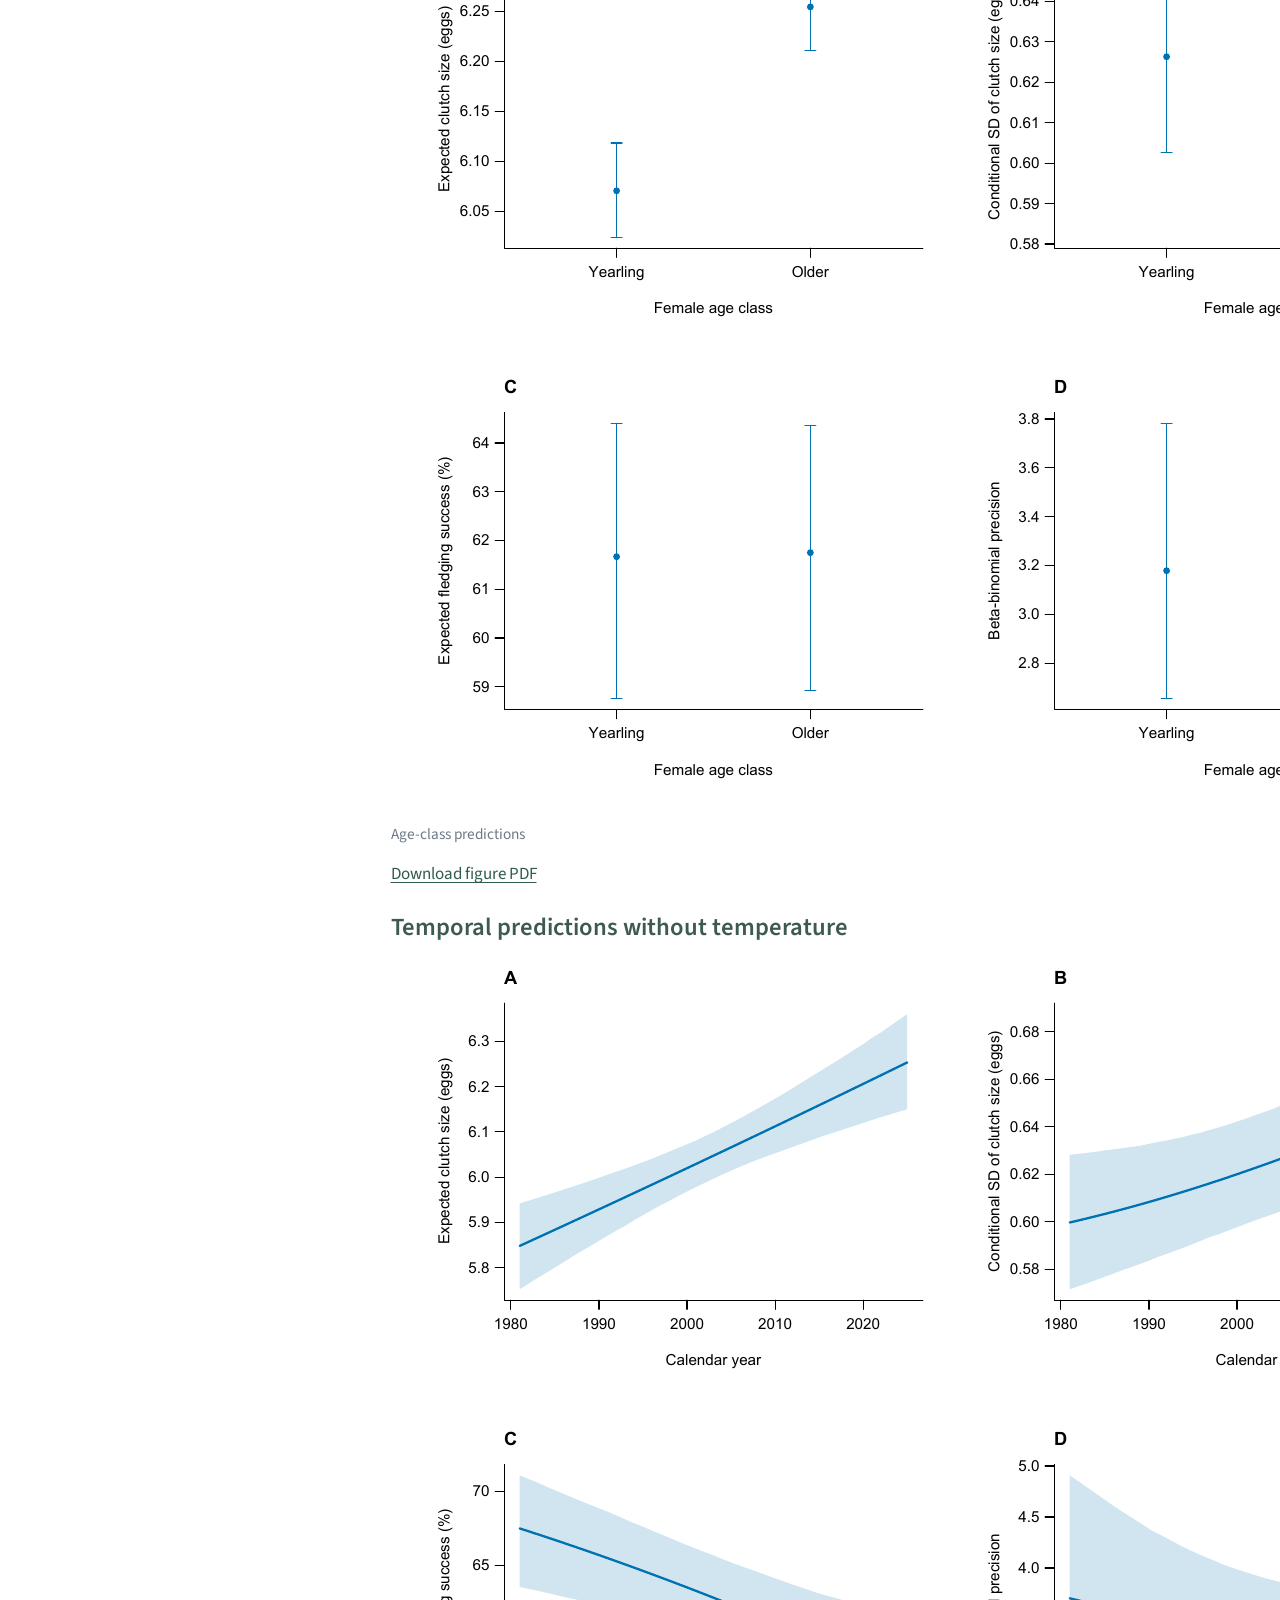
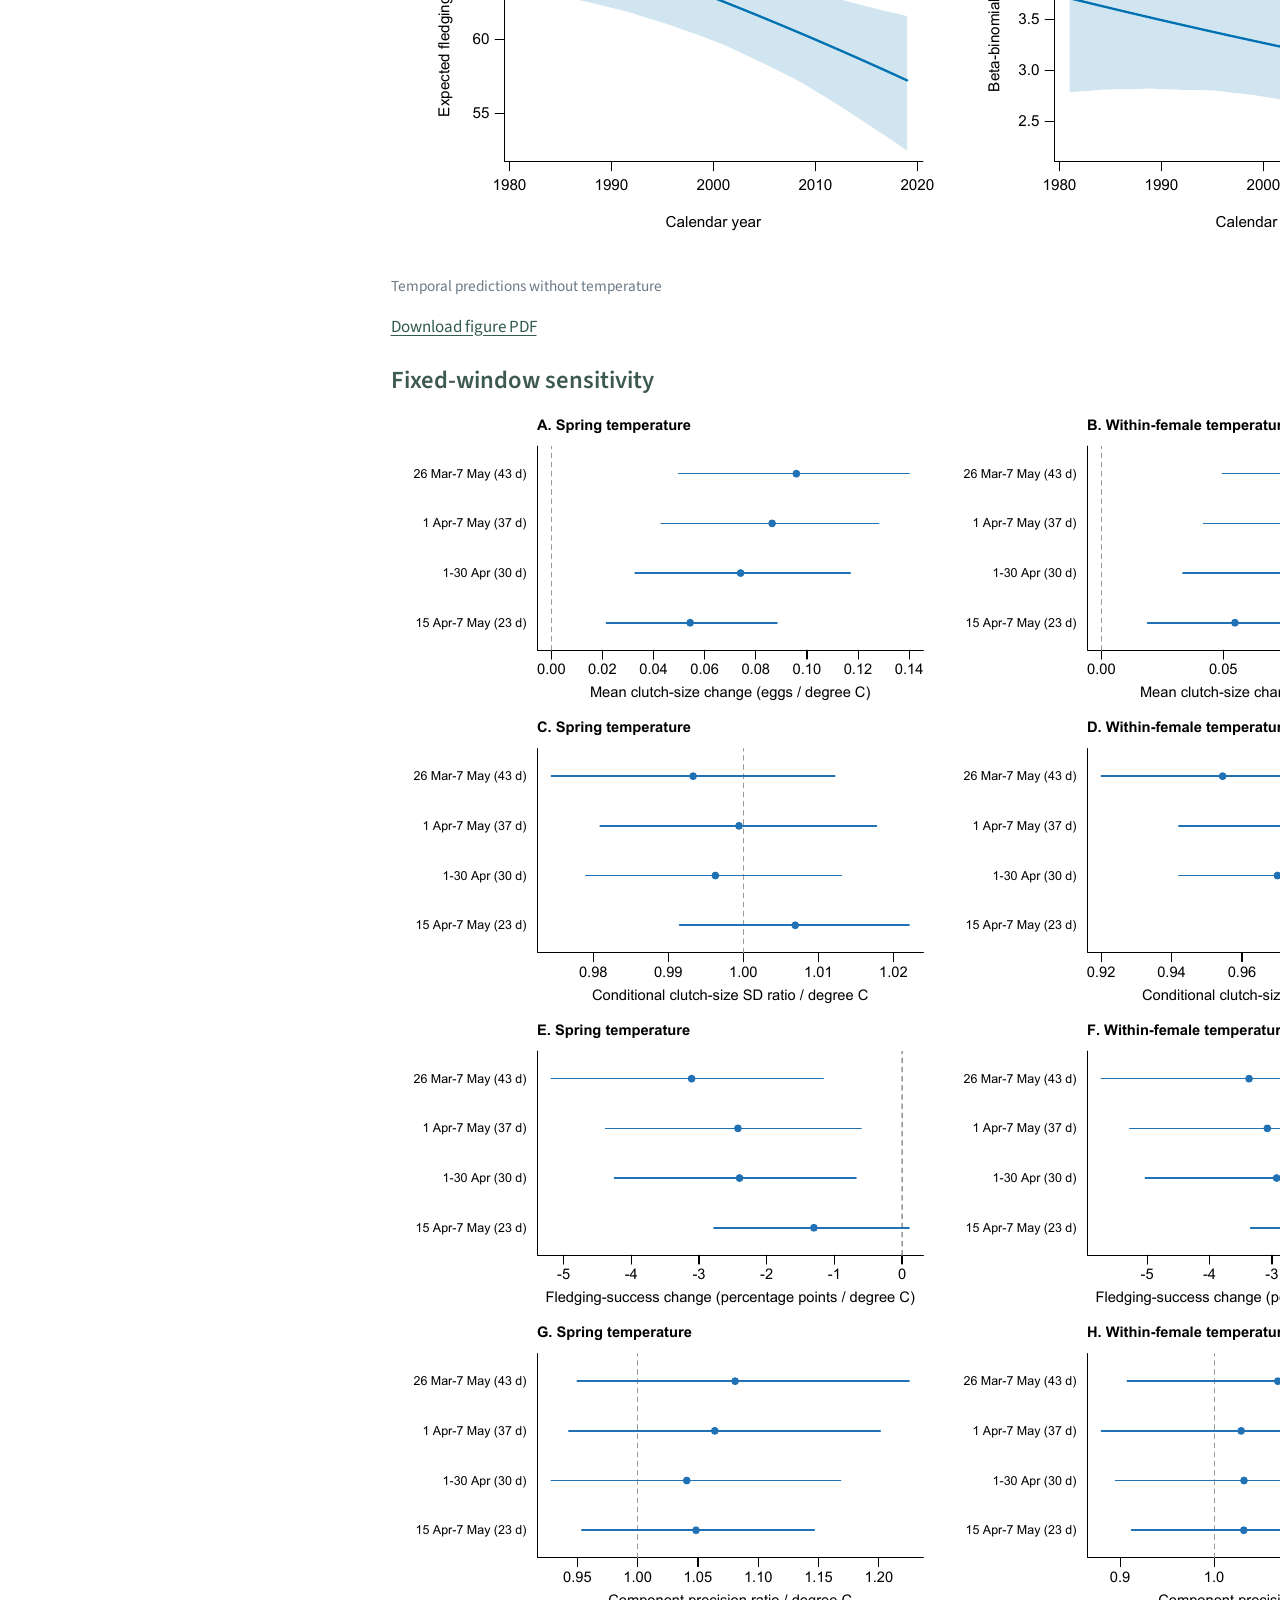
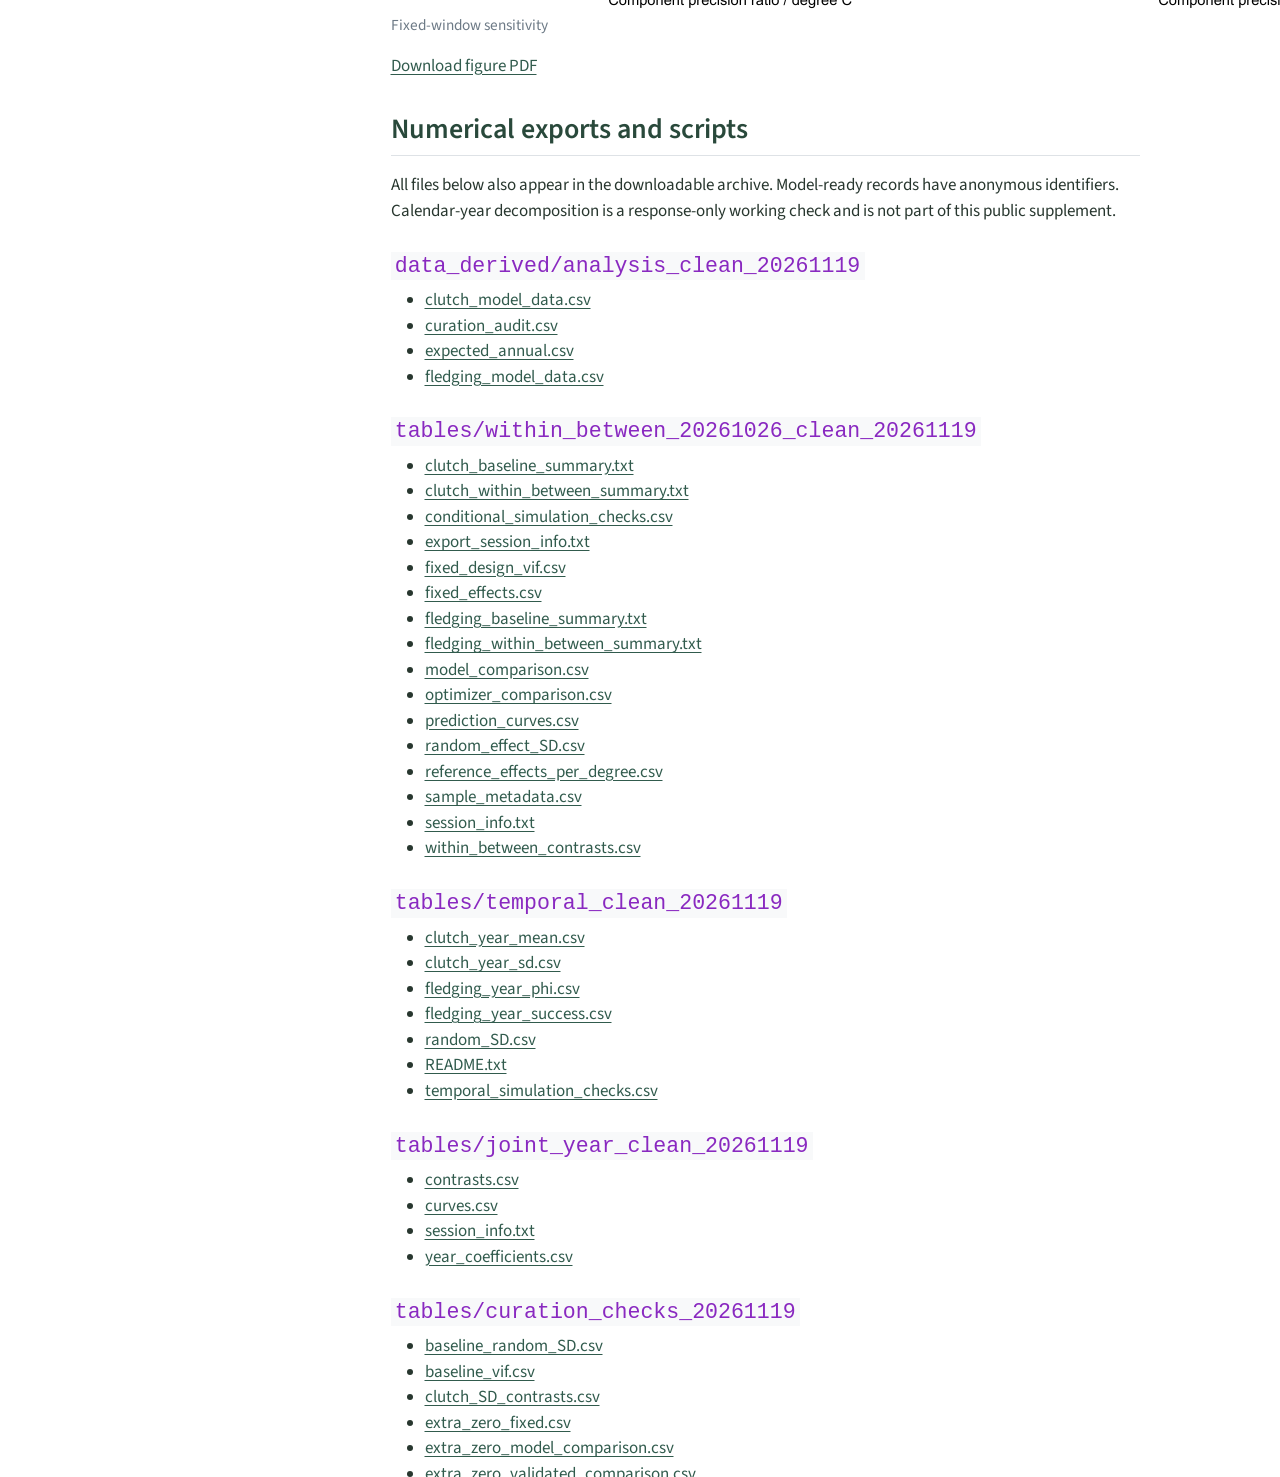
<file: docs/clutch_size.html>
<!doctype html><html lang="en"><head><meta charset="utf-8"><meta http-equiv="refresh" content="0; url=revision_20261120.html#main-temperature-associations"><title>Study analyses</title></head><body><p><a href="revision_20261120.html#main-temperature-associations">Study analyses, figures and supplementary materials</a></p></body></html>
</file>
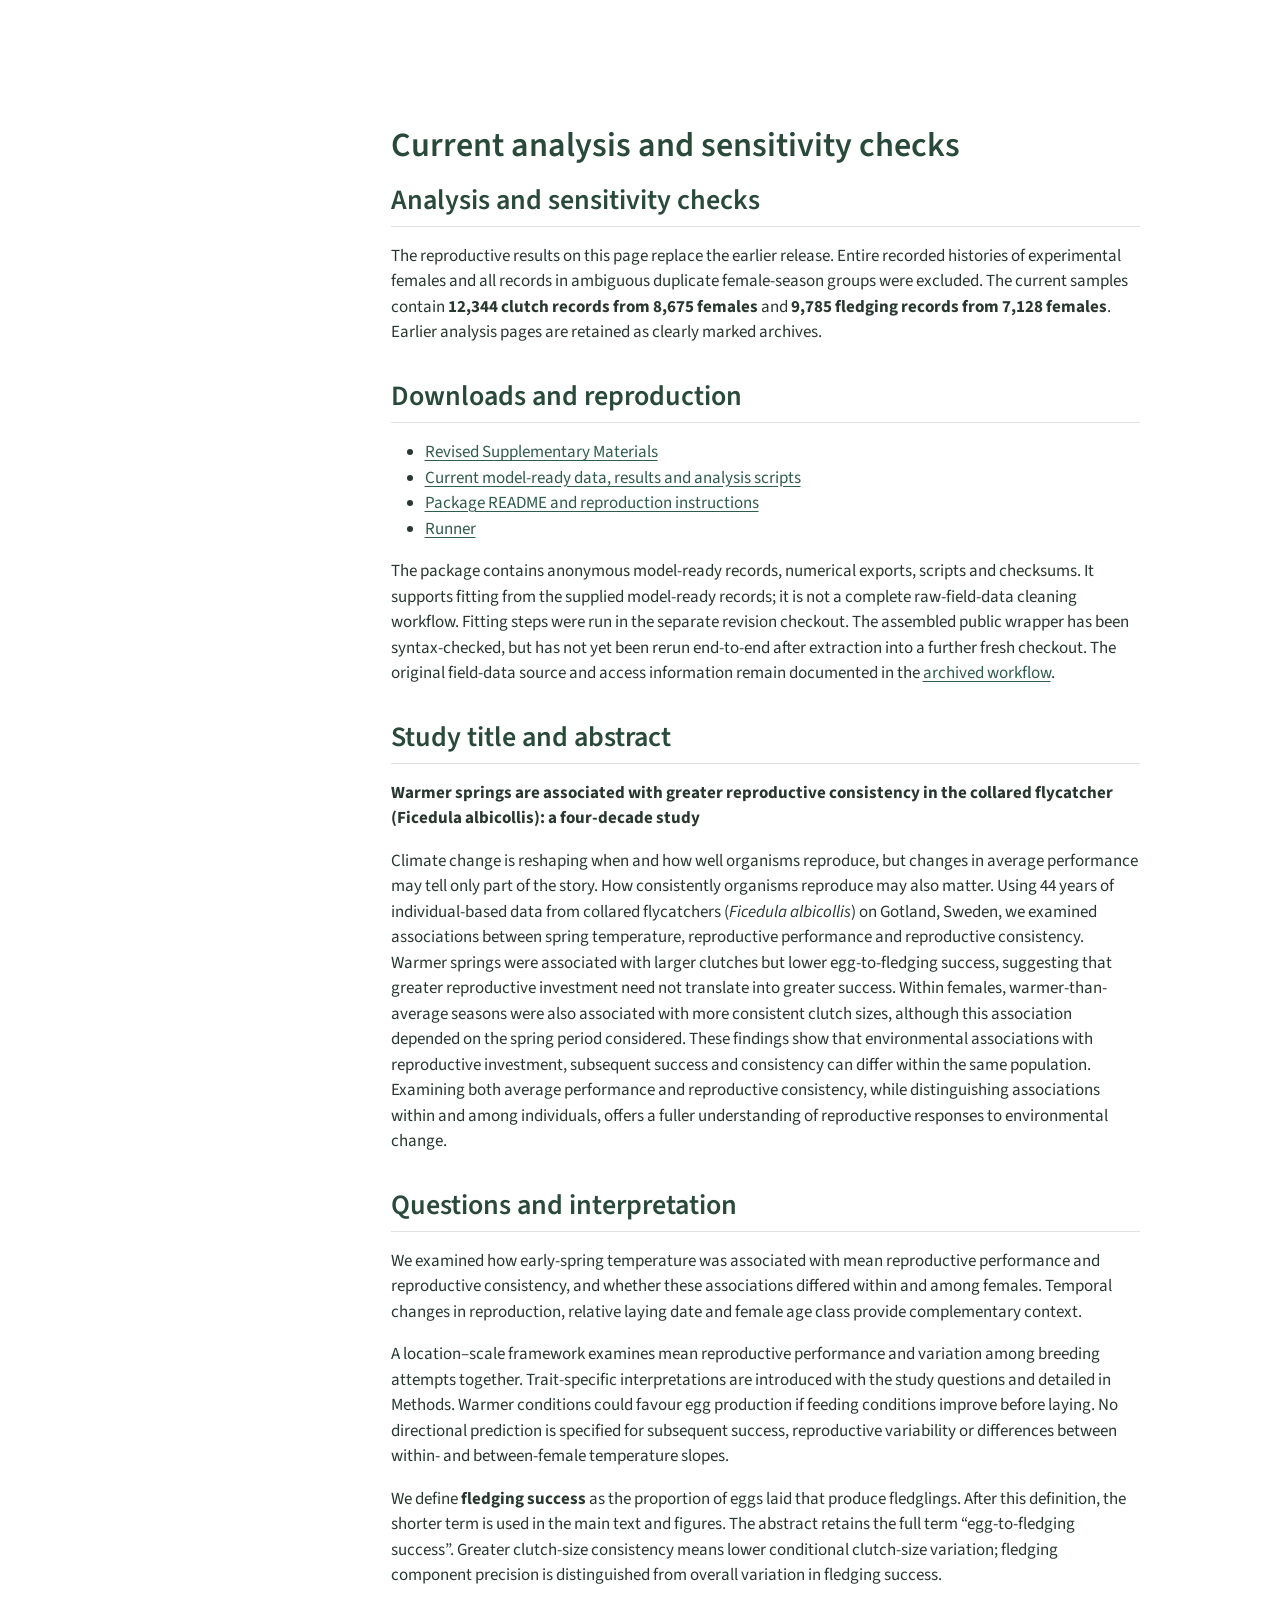
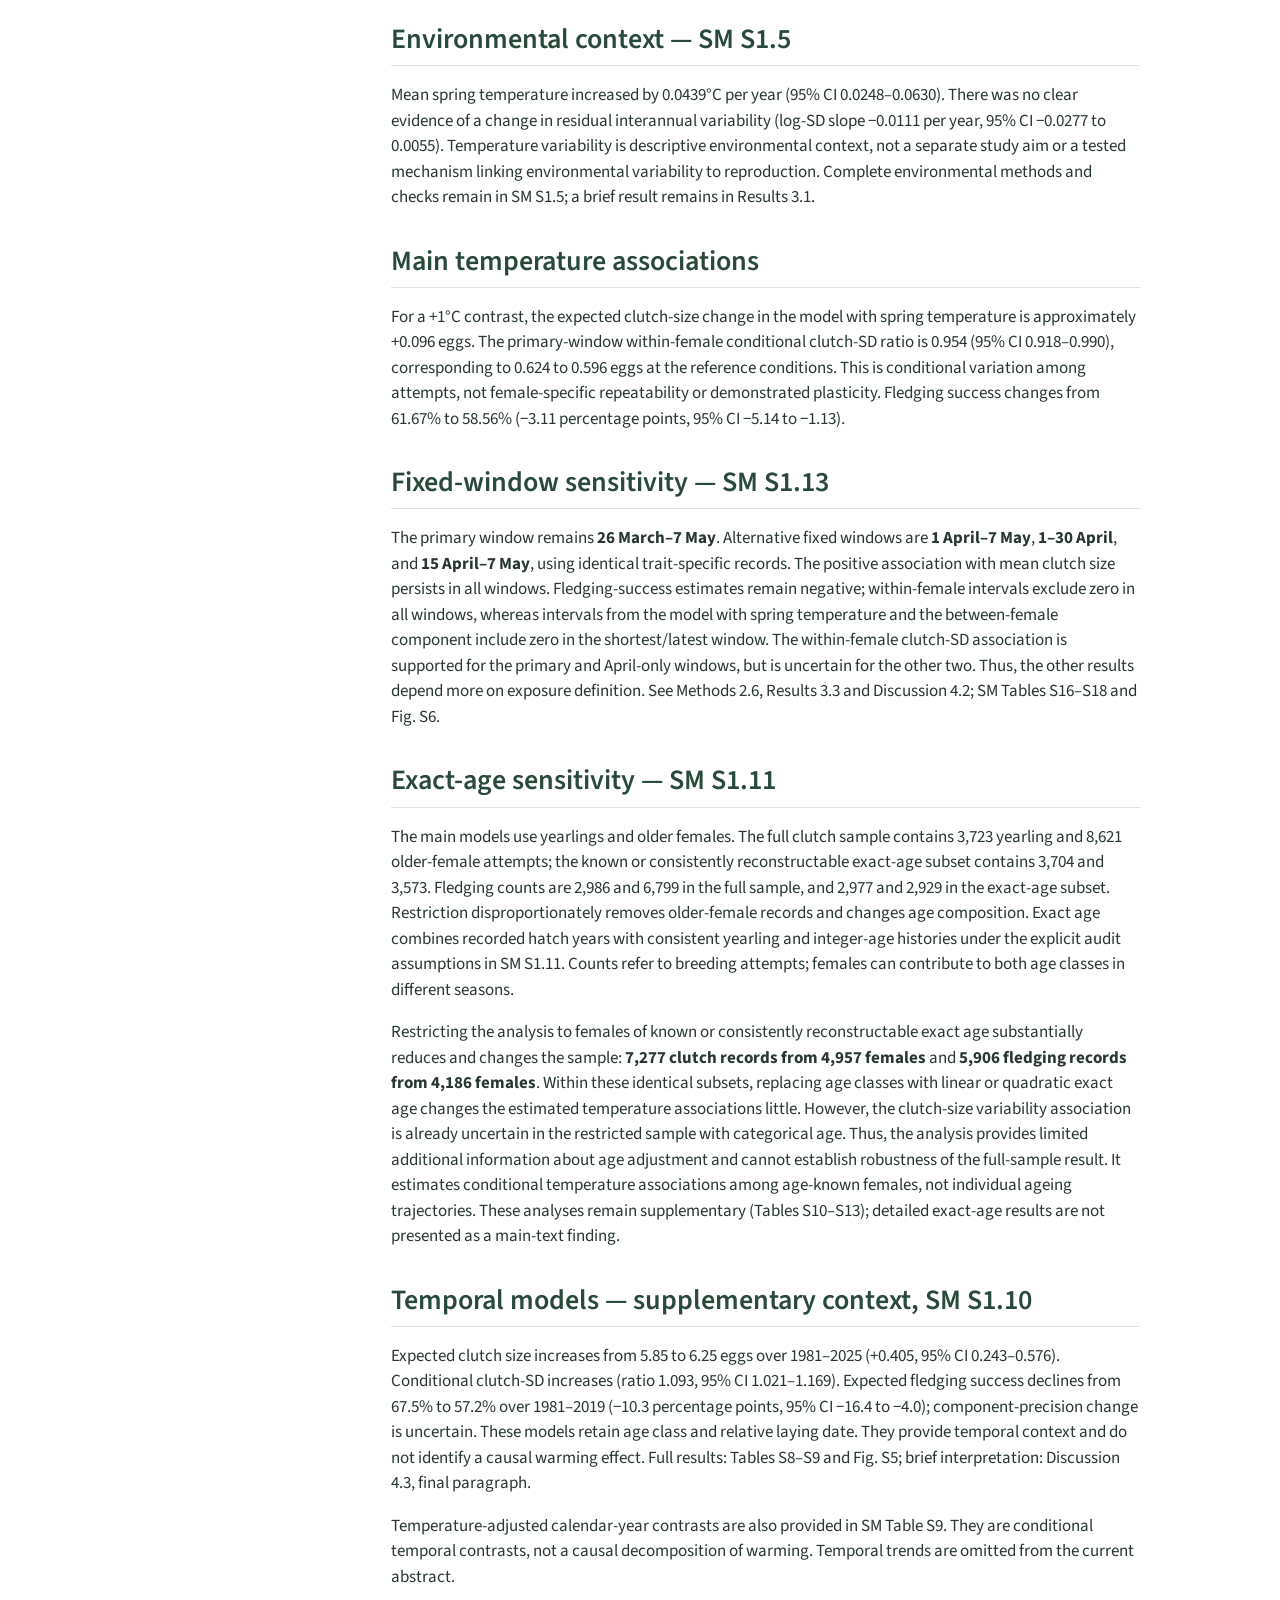
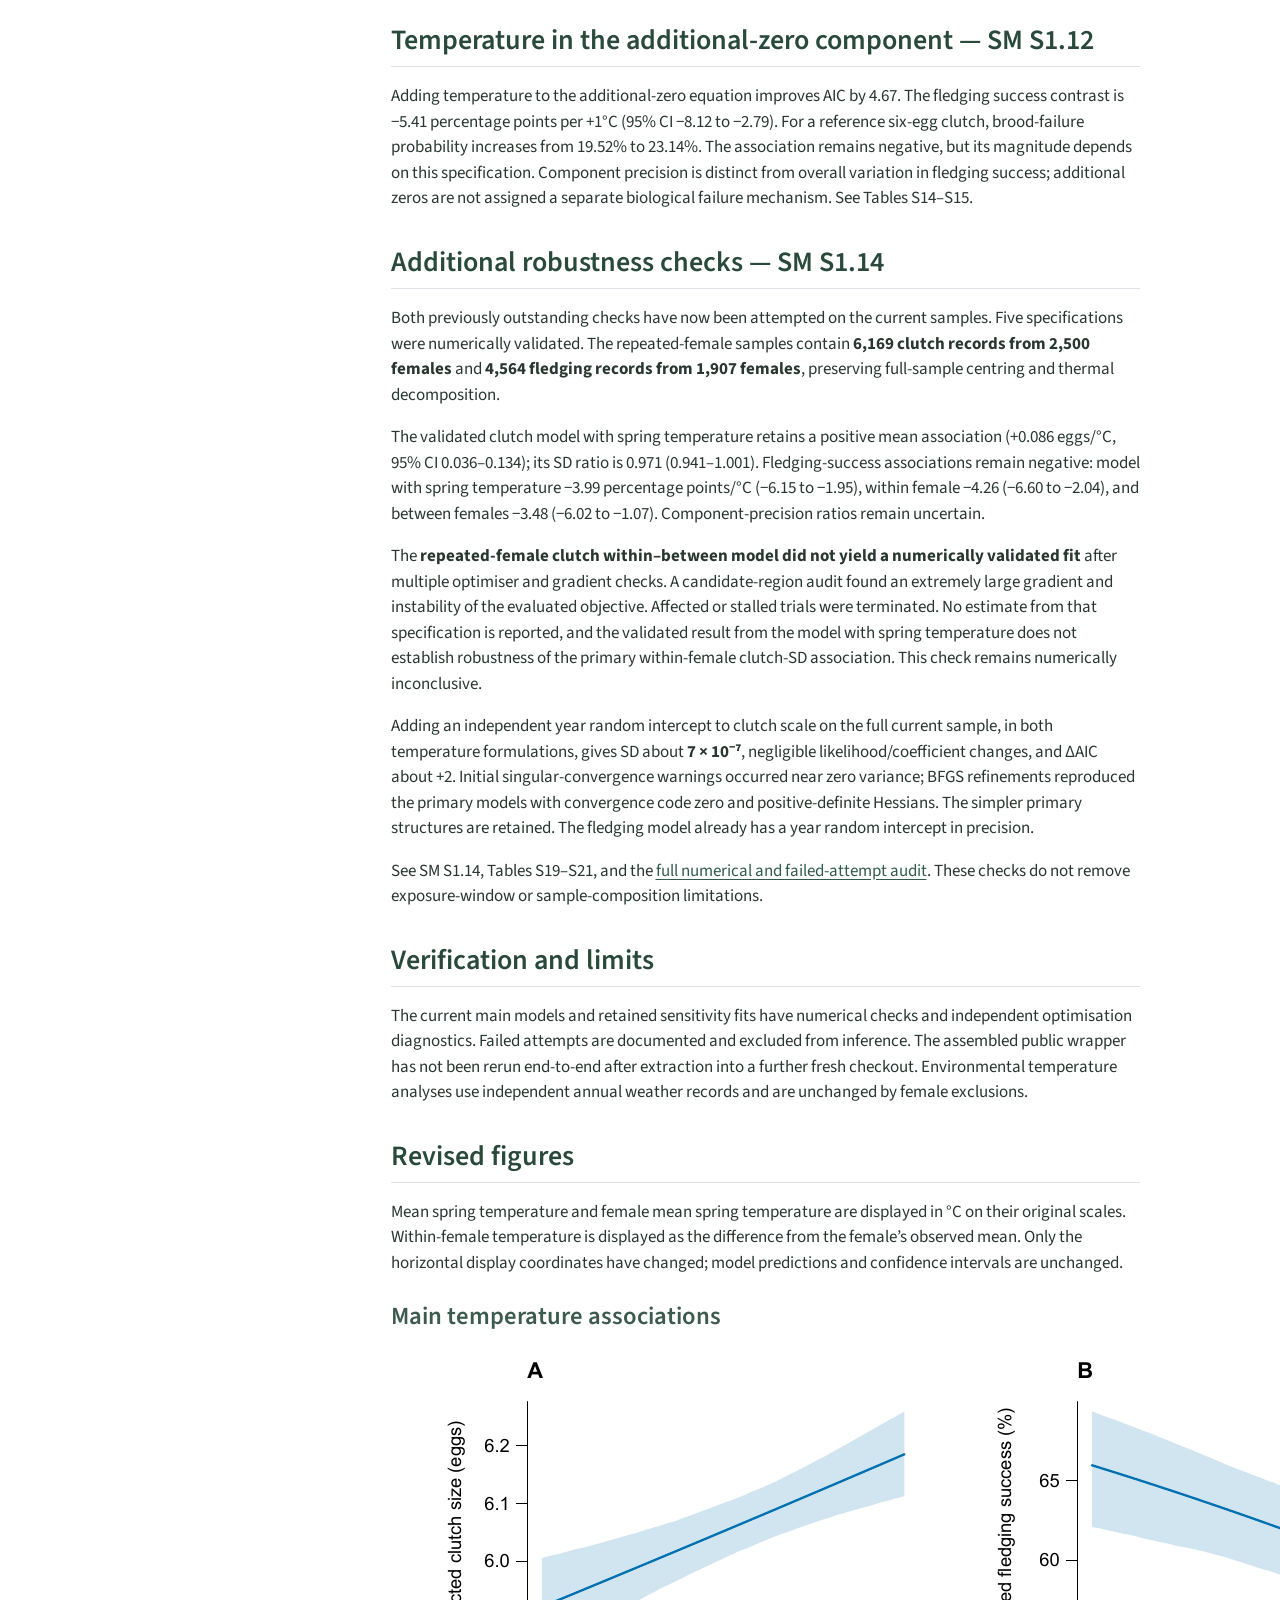
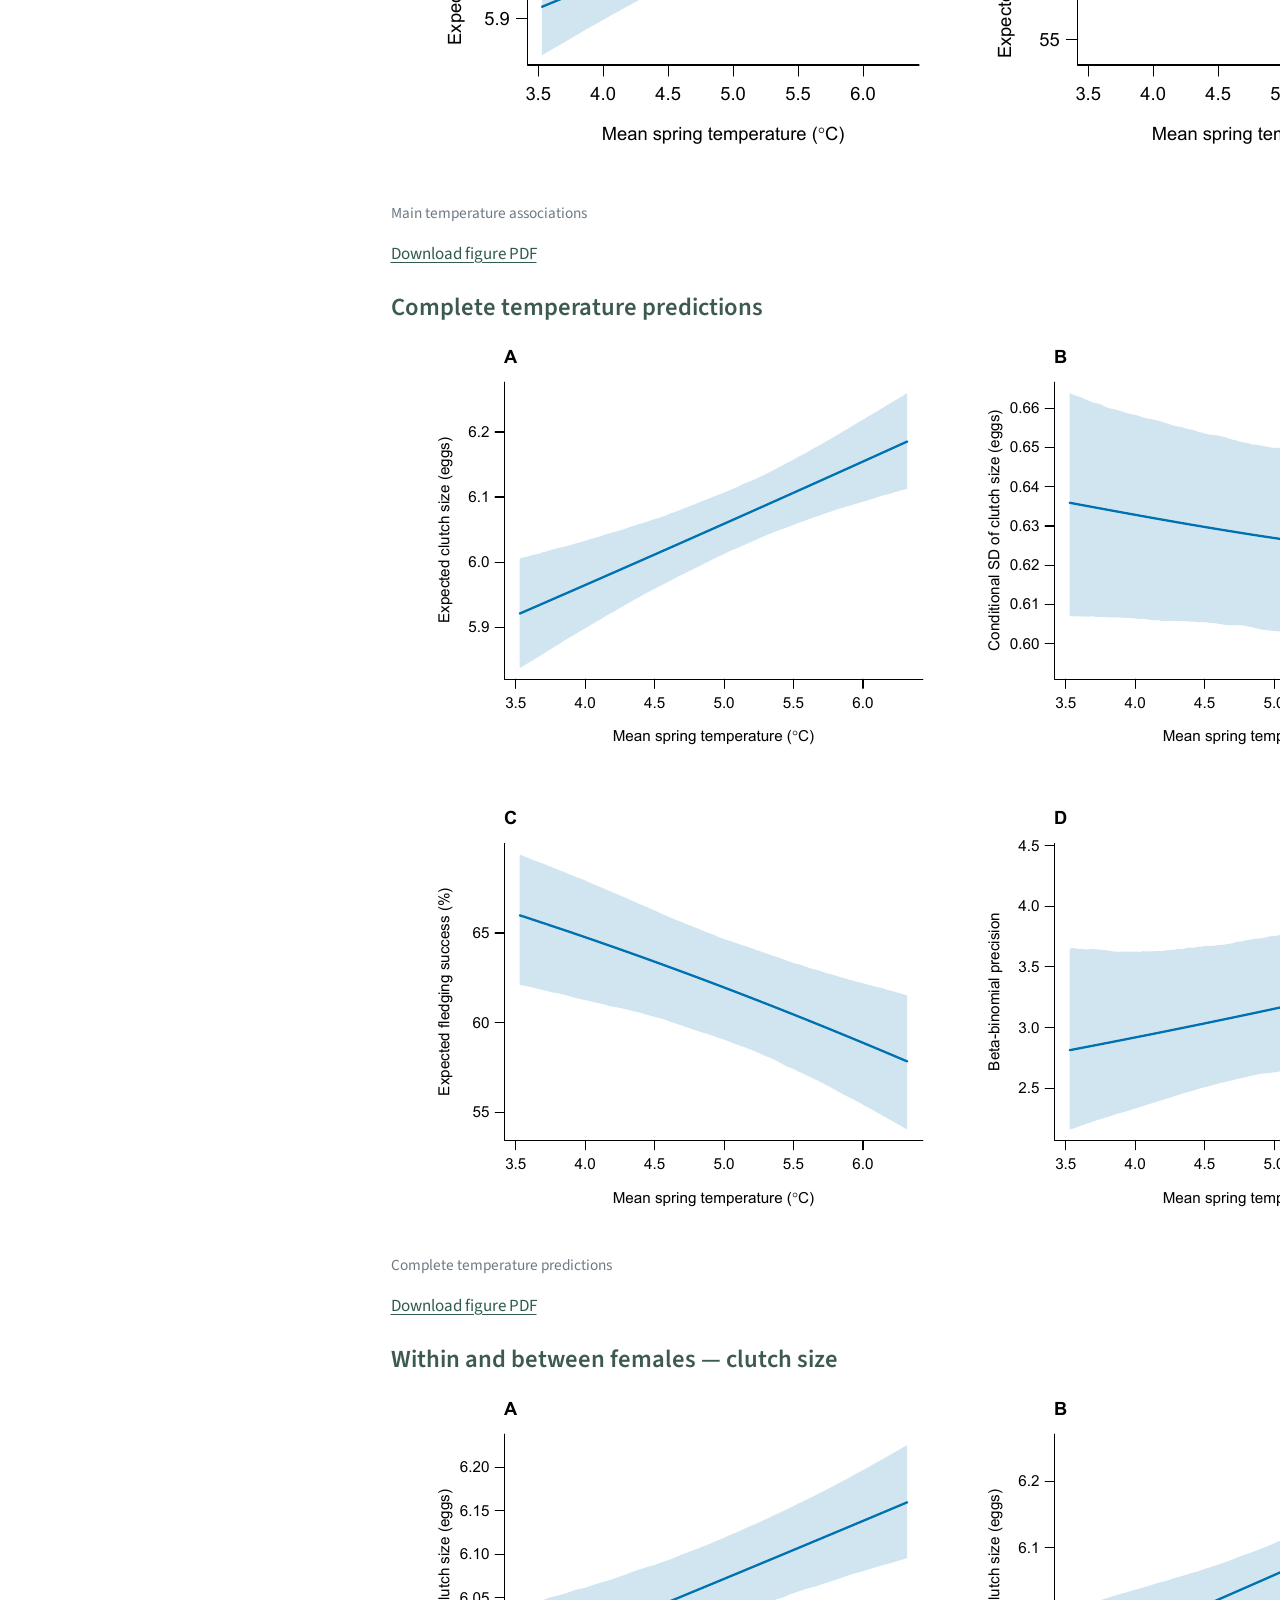
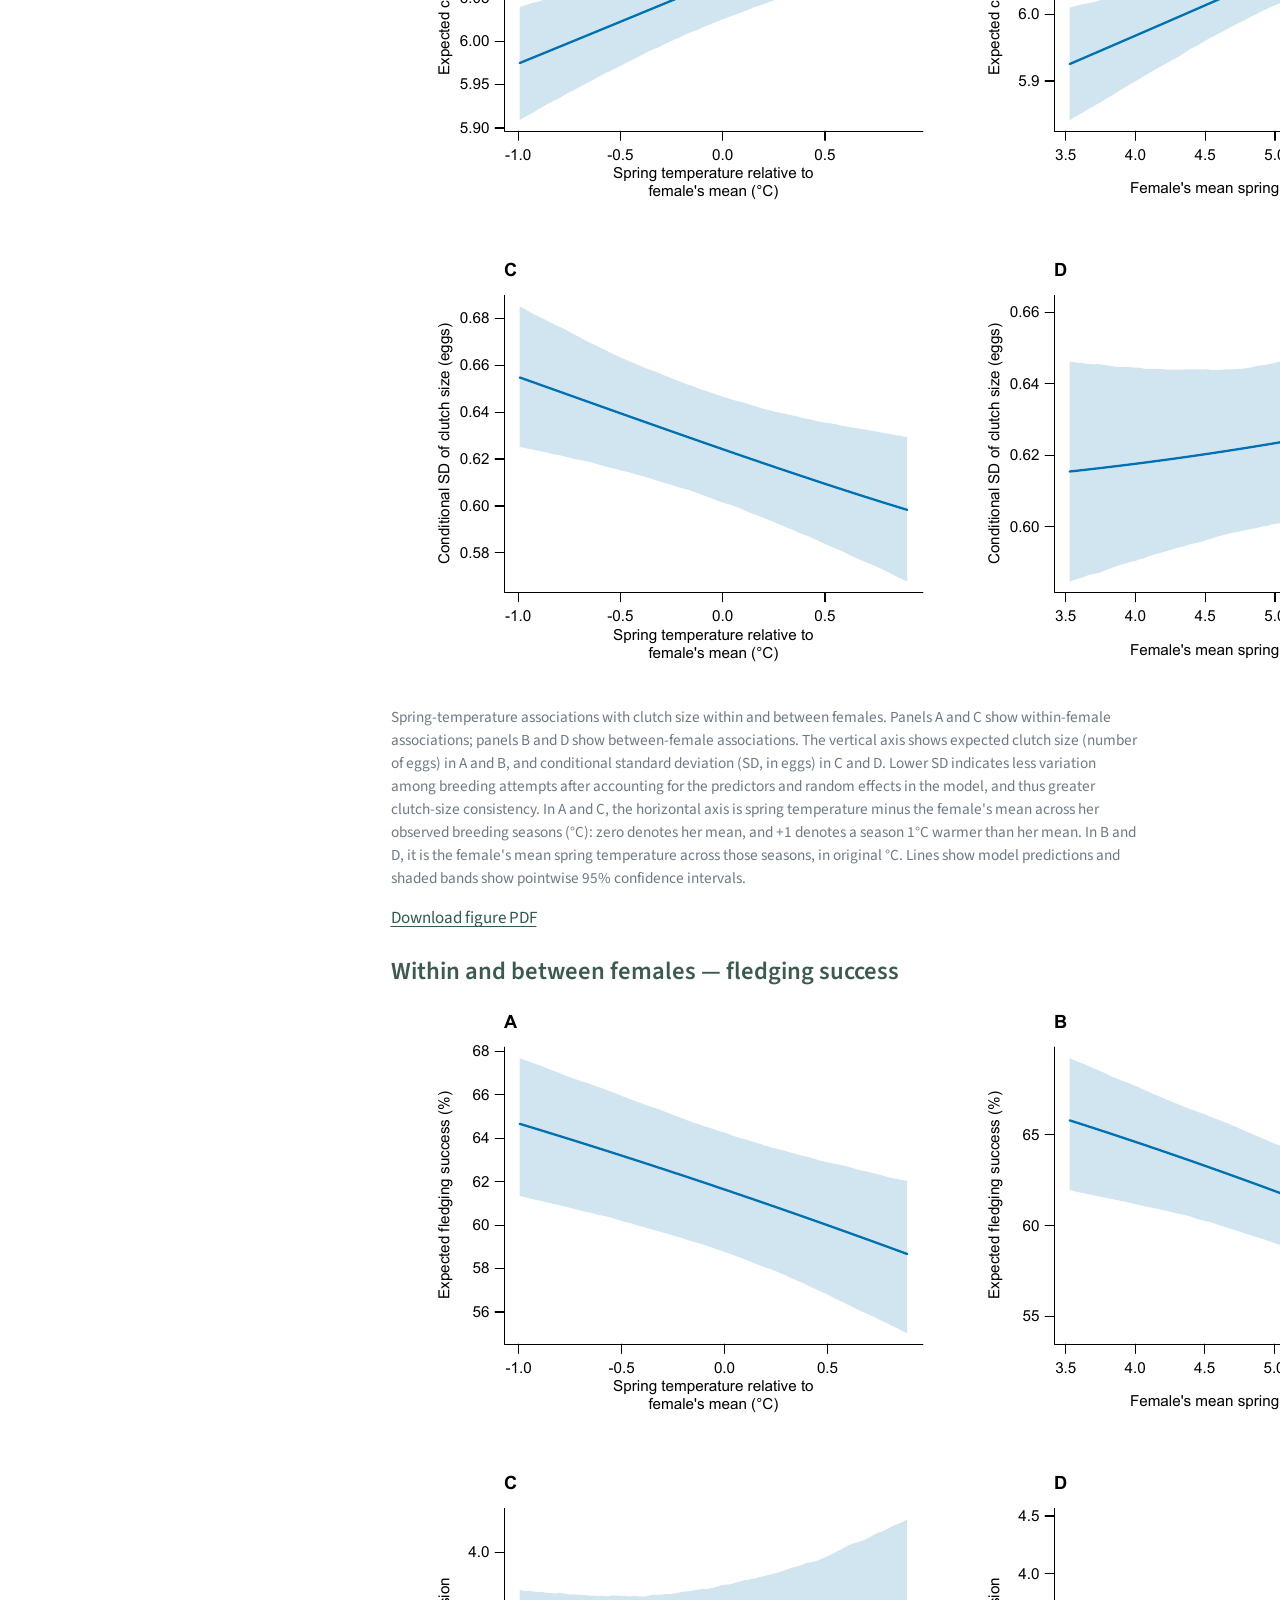
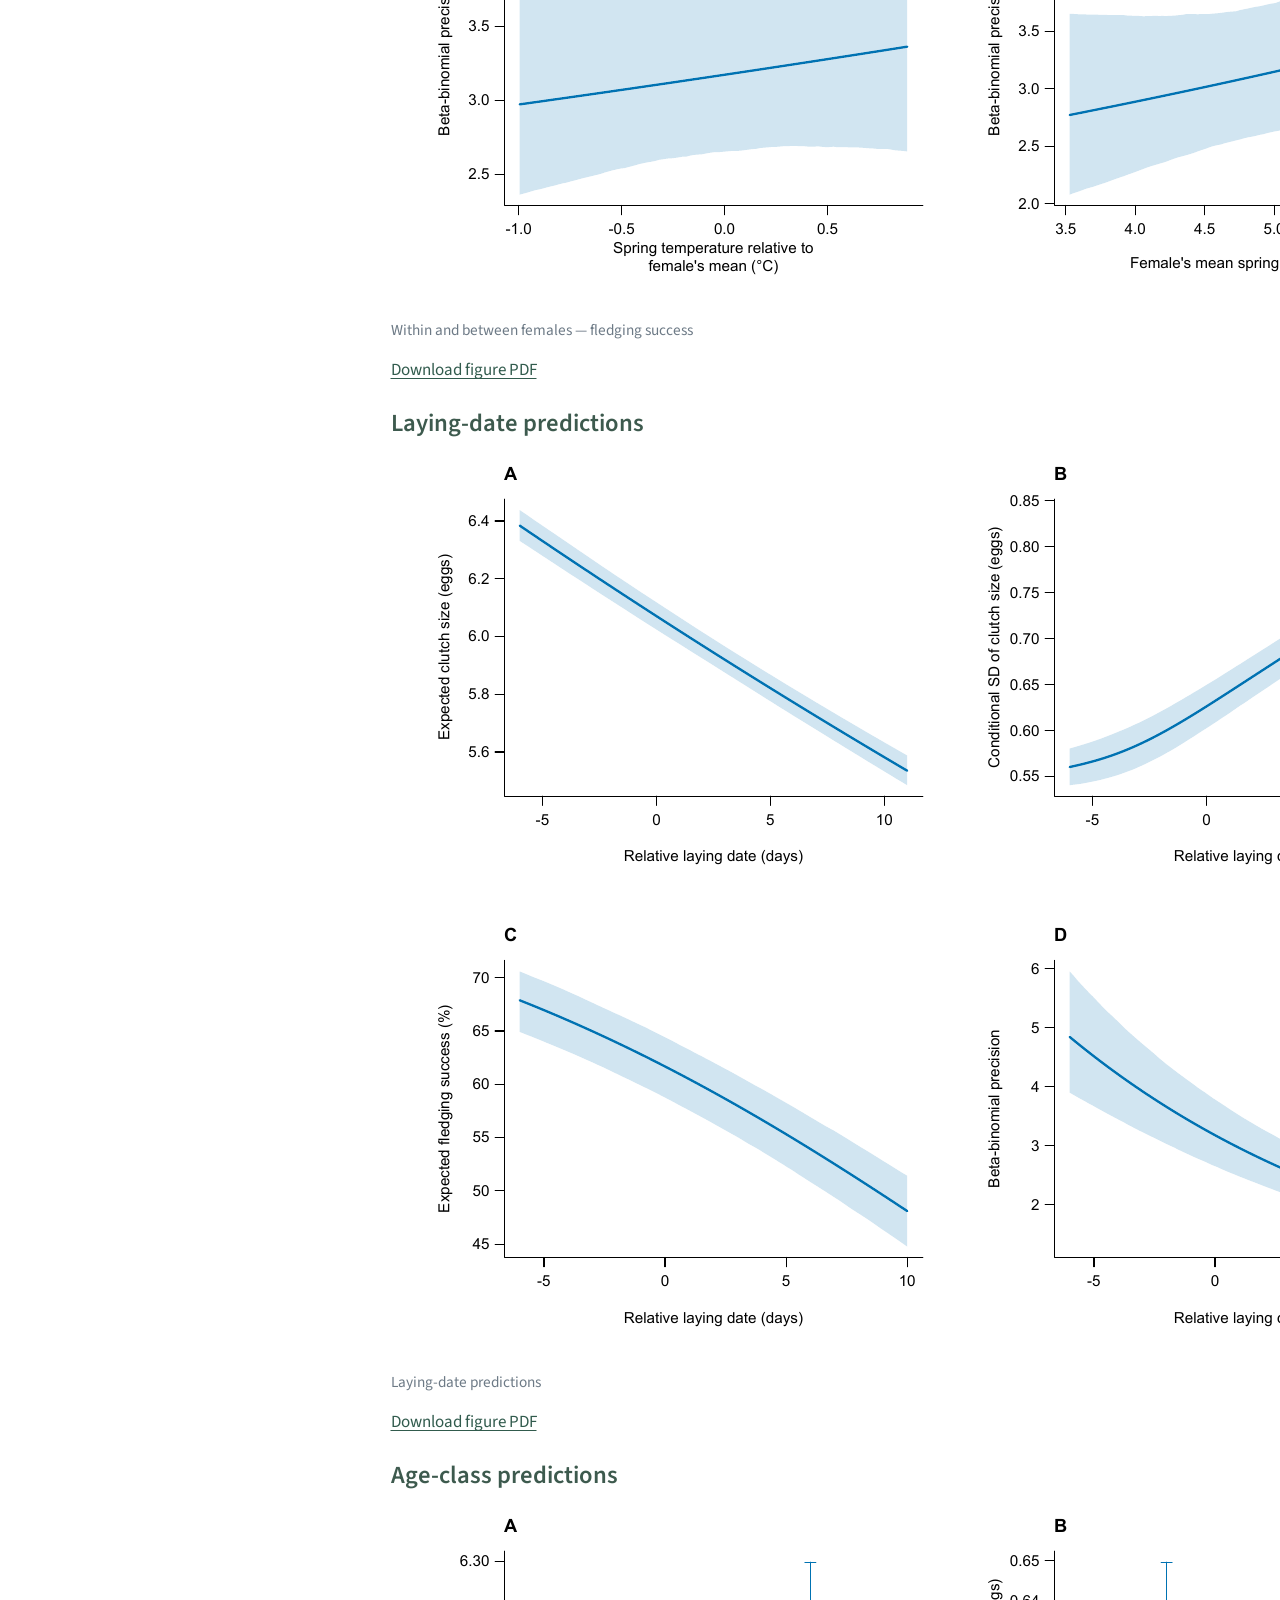
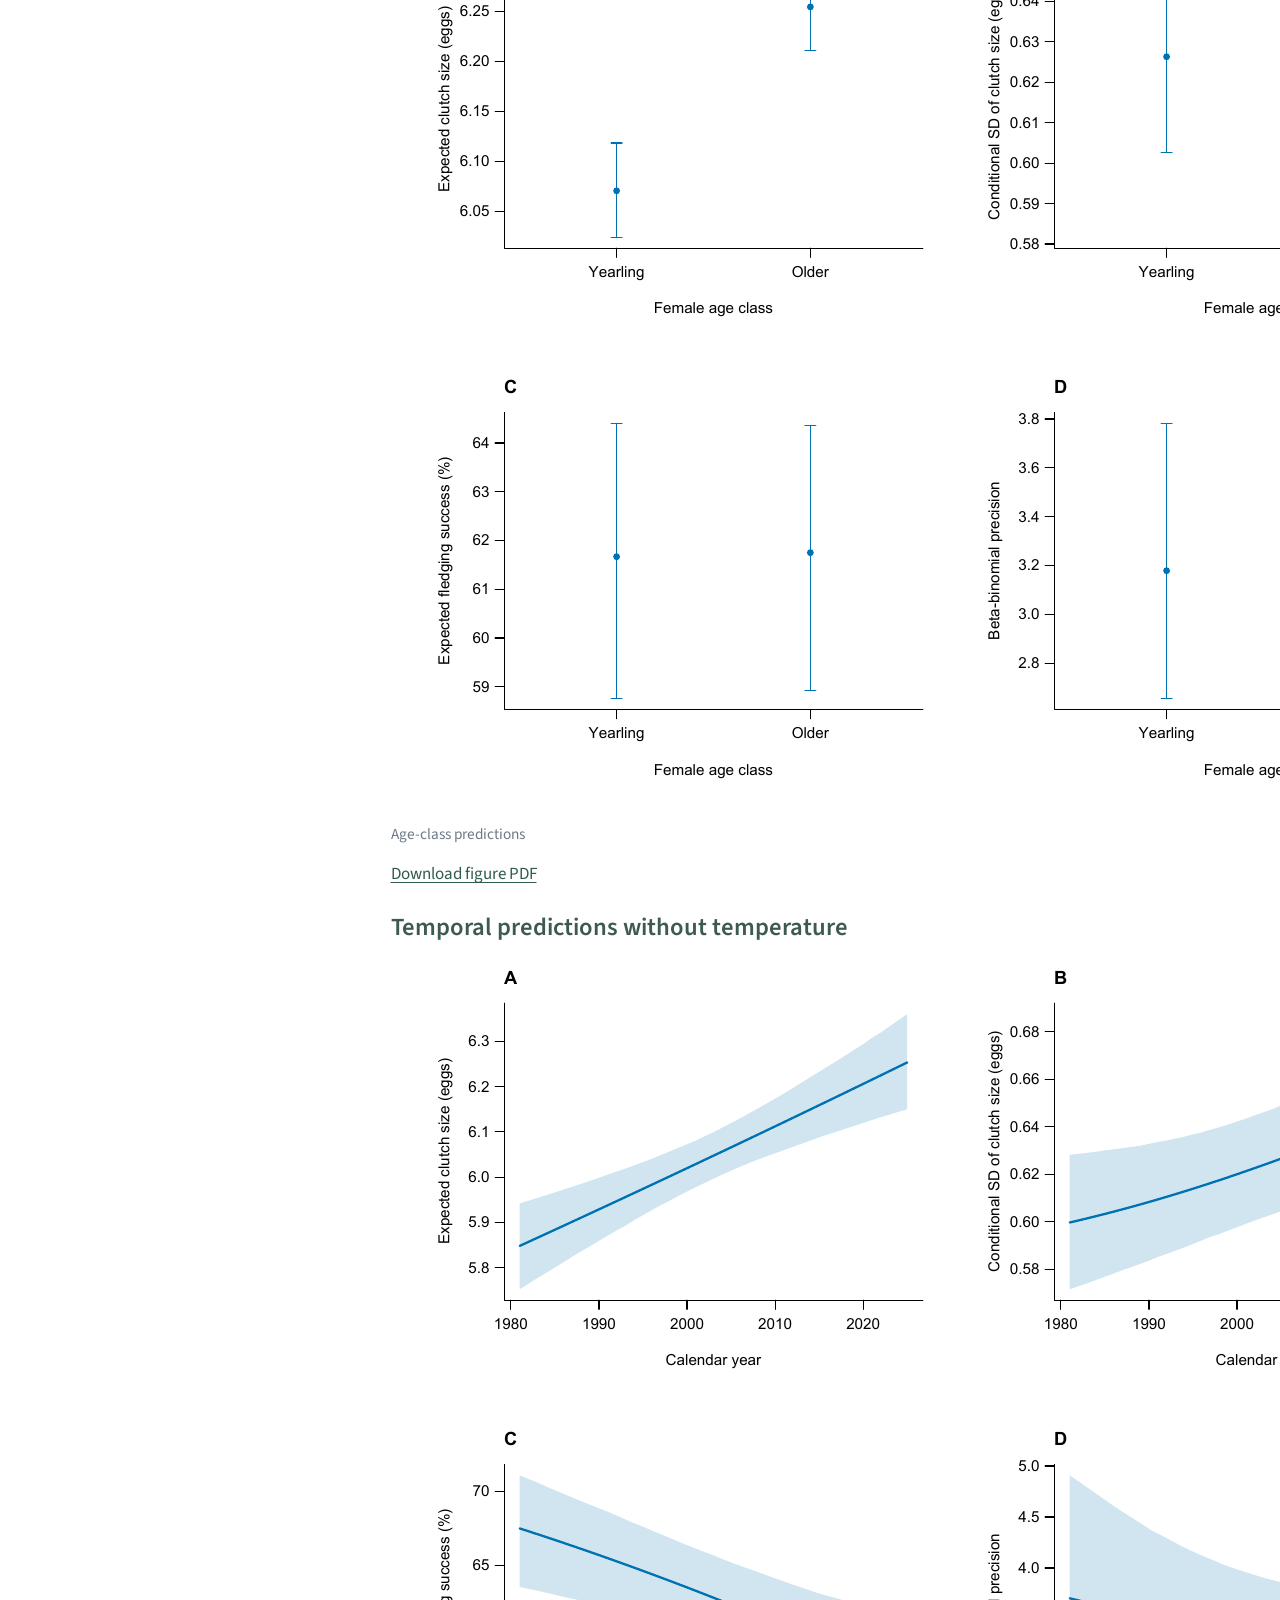
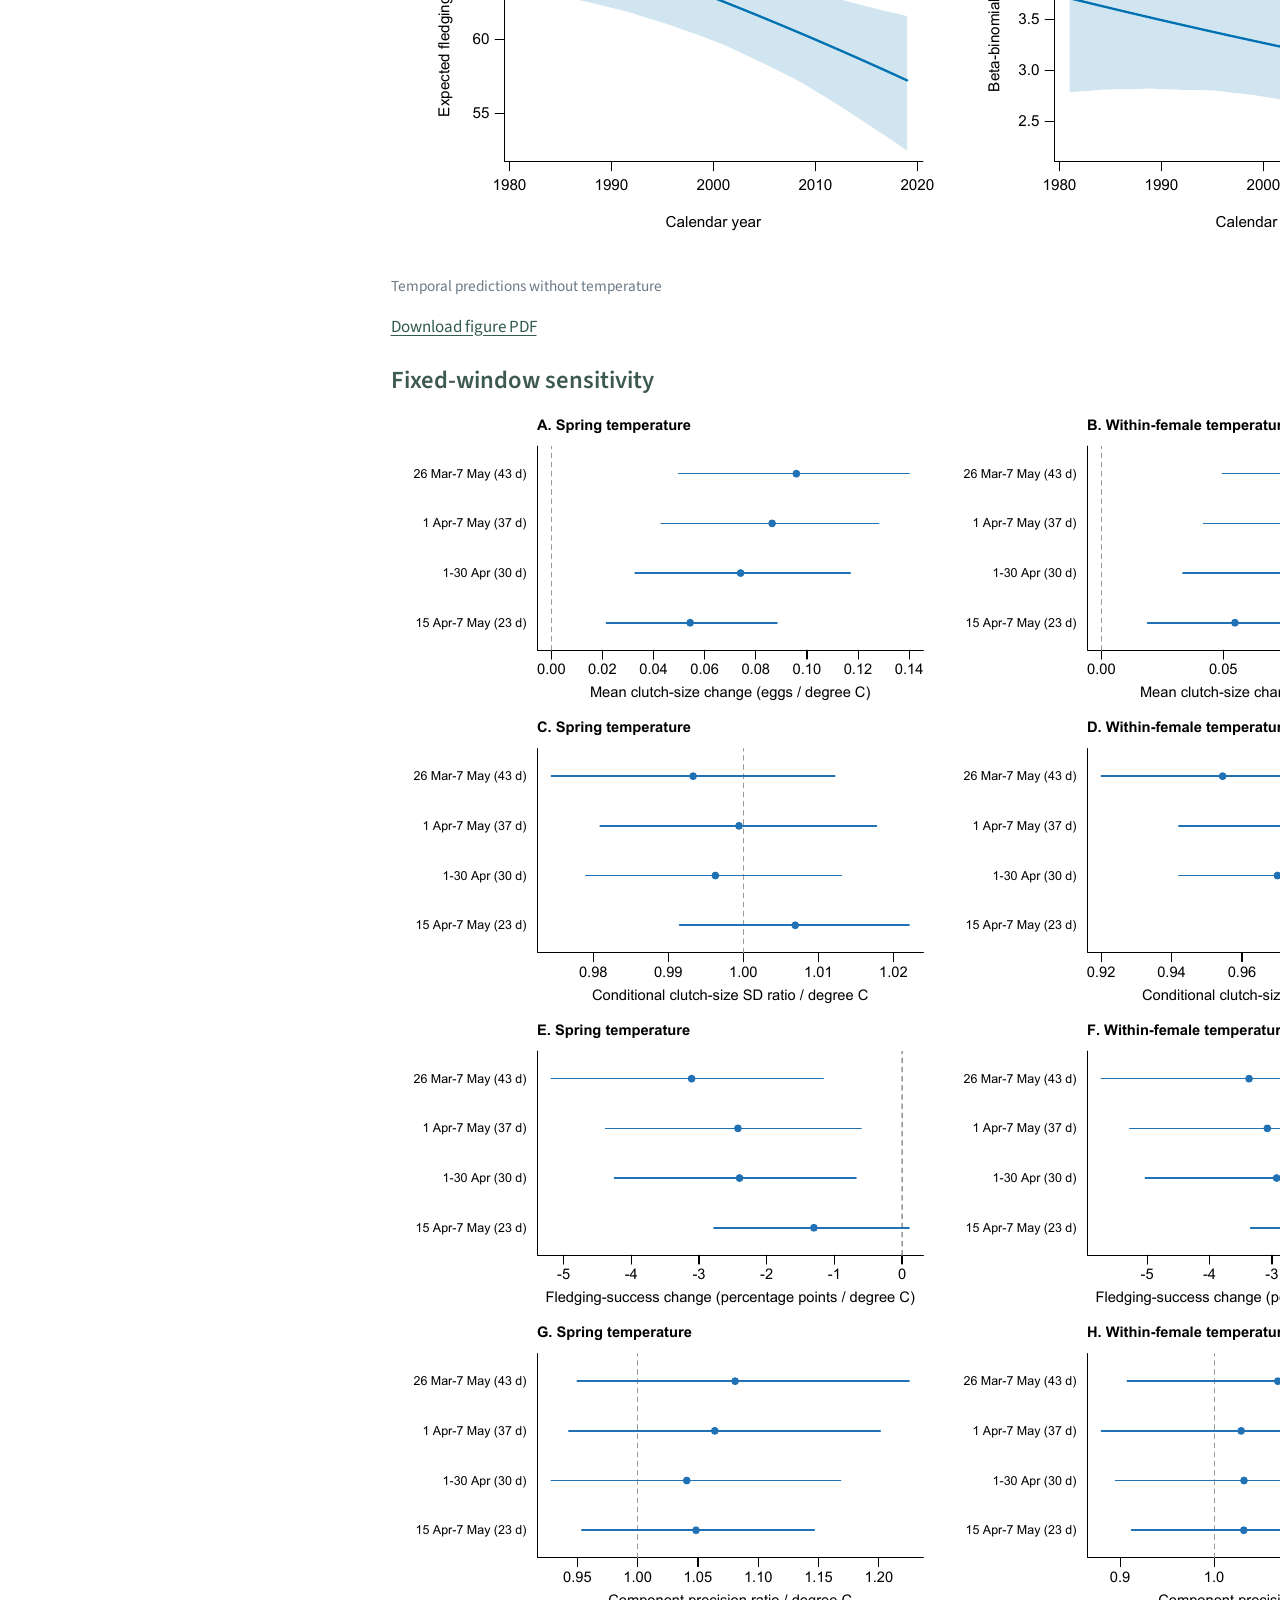
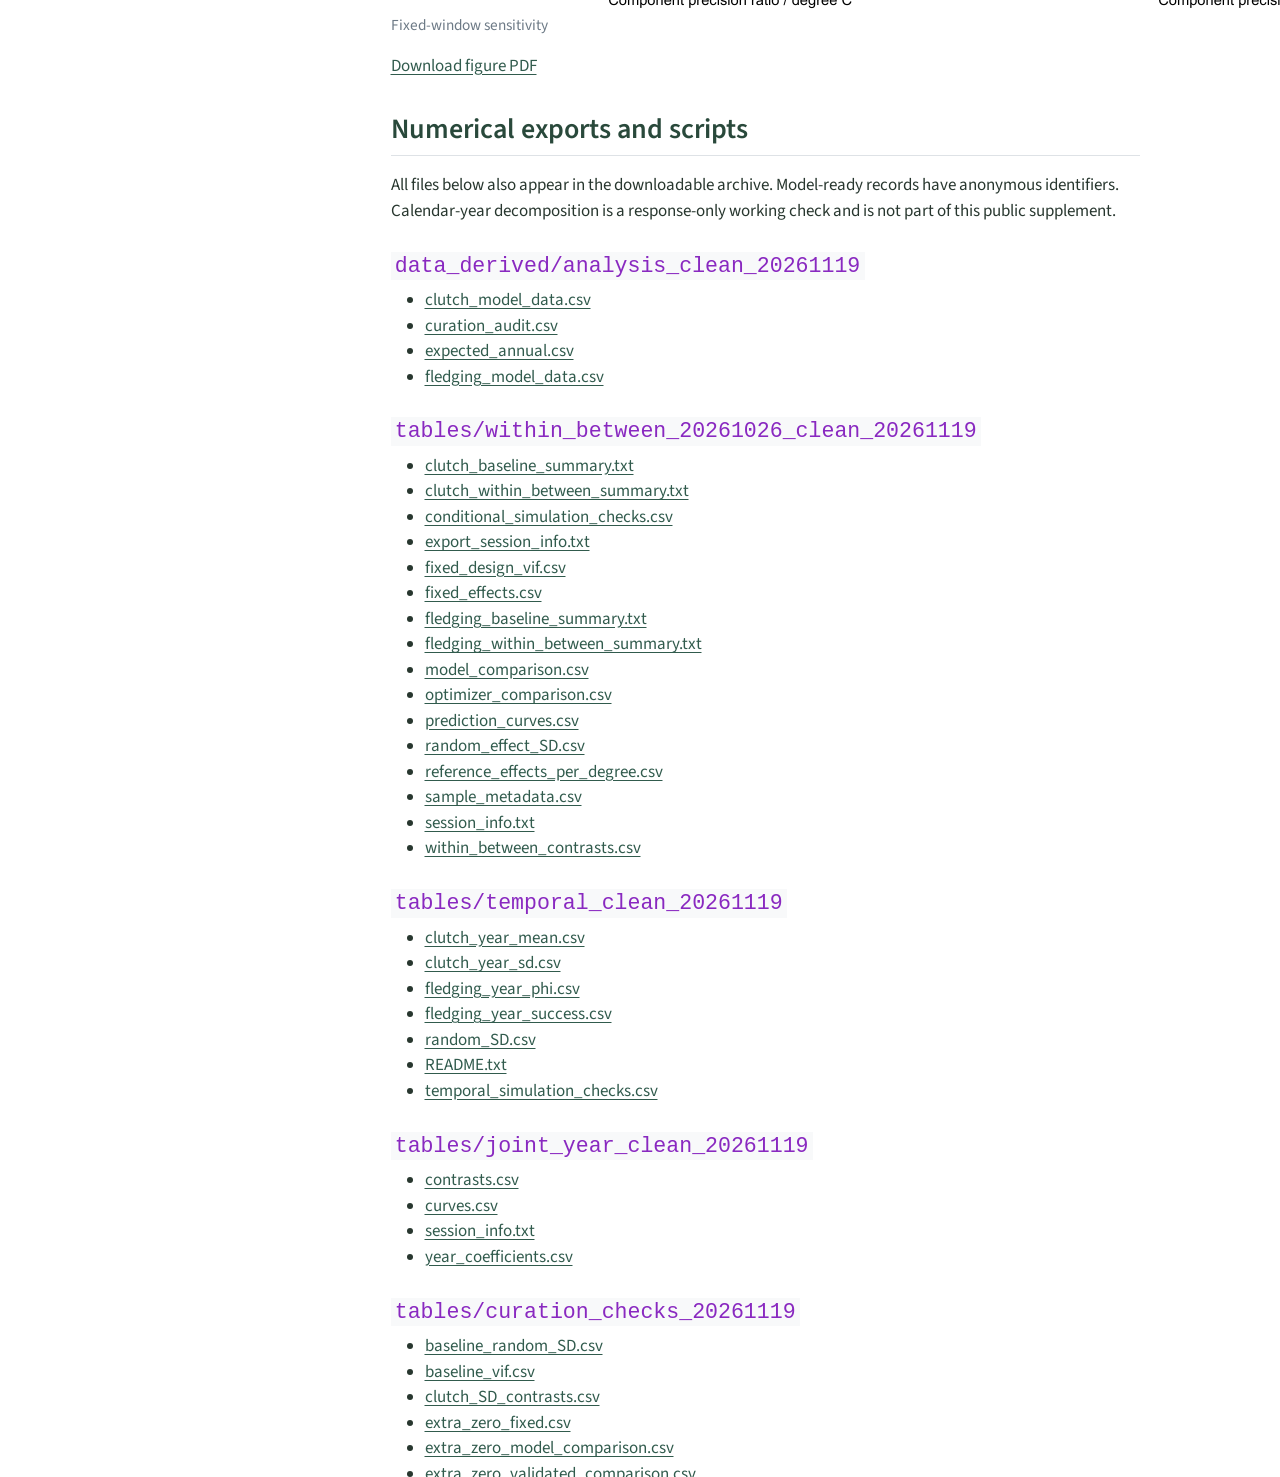
<file: docs/data_preparation.html>
<!doctype html><html lang="en"><head><meta charset="utf-8"><meta http-equiv="refresh" content="0; url=revision_20261120.html#exact-age-sensitivity-sm-s1.11"><title>Study analyses</title></head><body><p><a href="revision_20261120.html#exact-age-sensitivity-sm-s1.11">Study analyses, figures and supplementary materials</a></p></body></html>
</file>
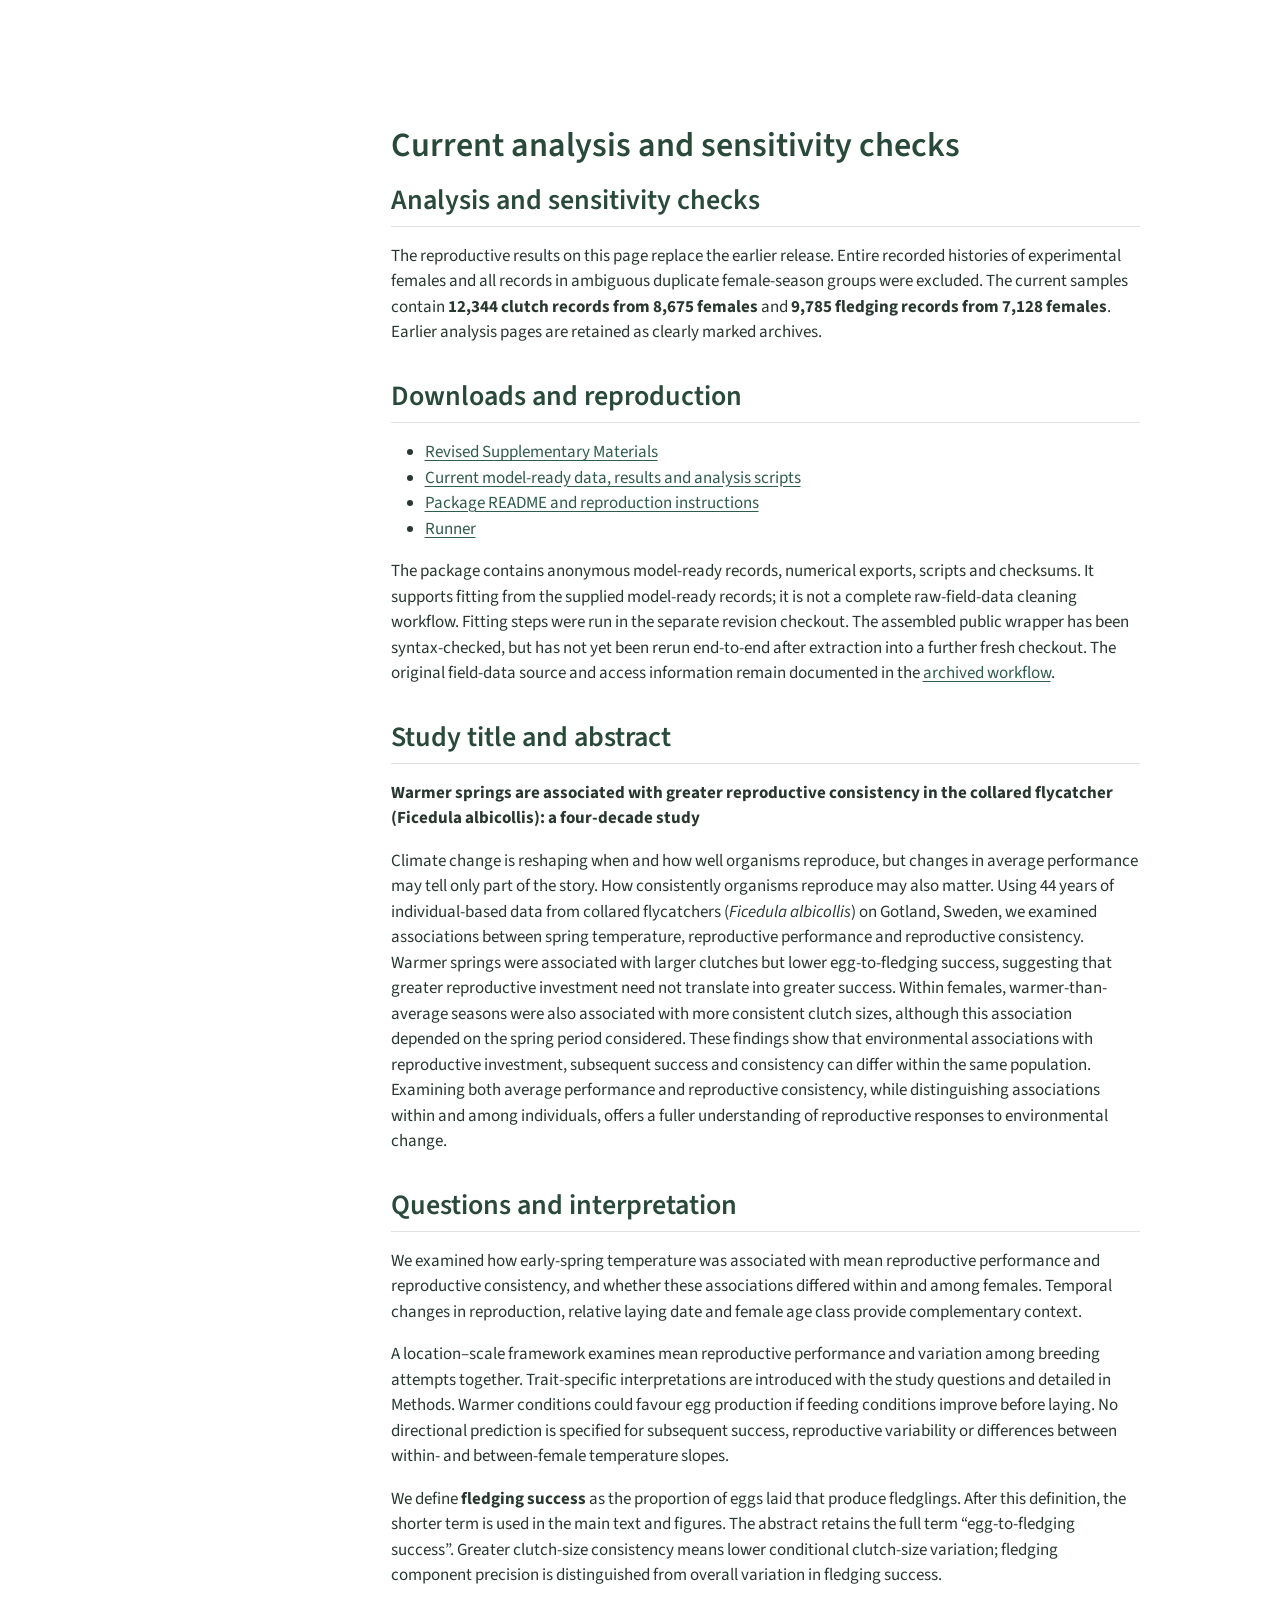
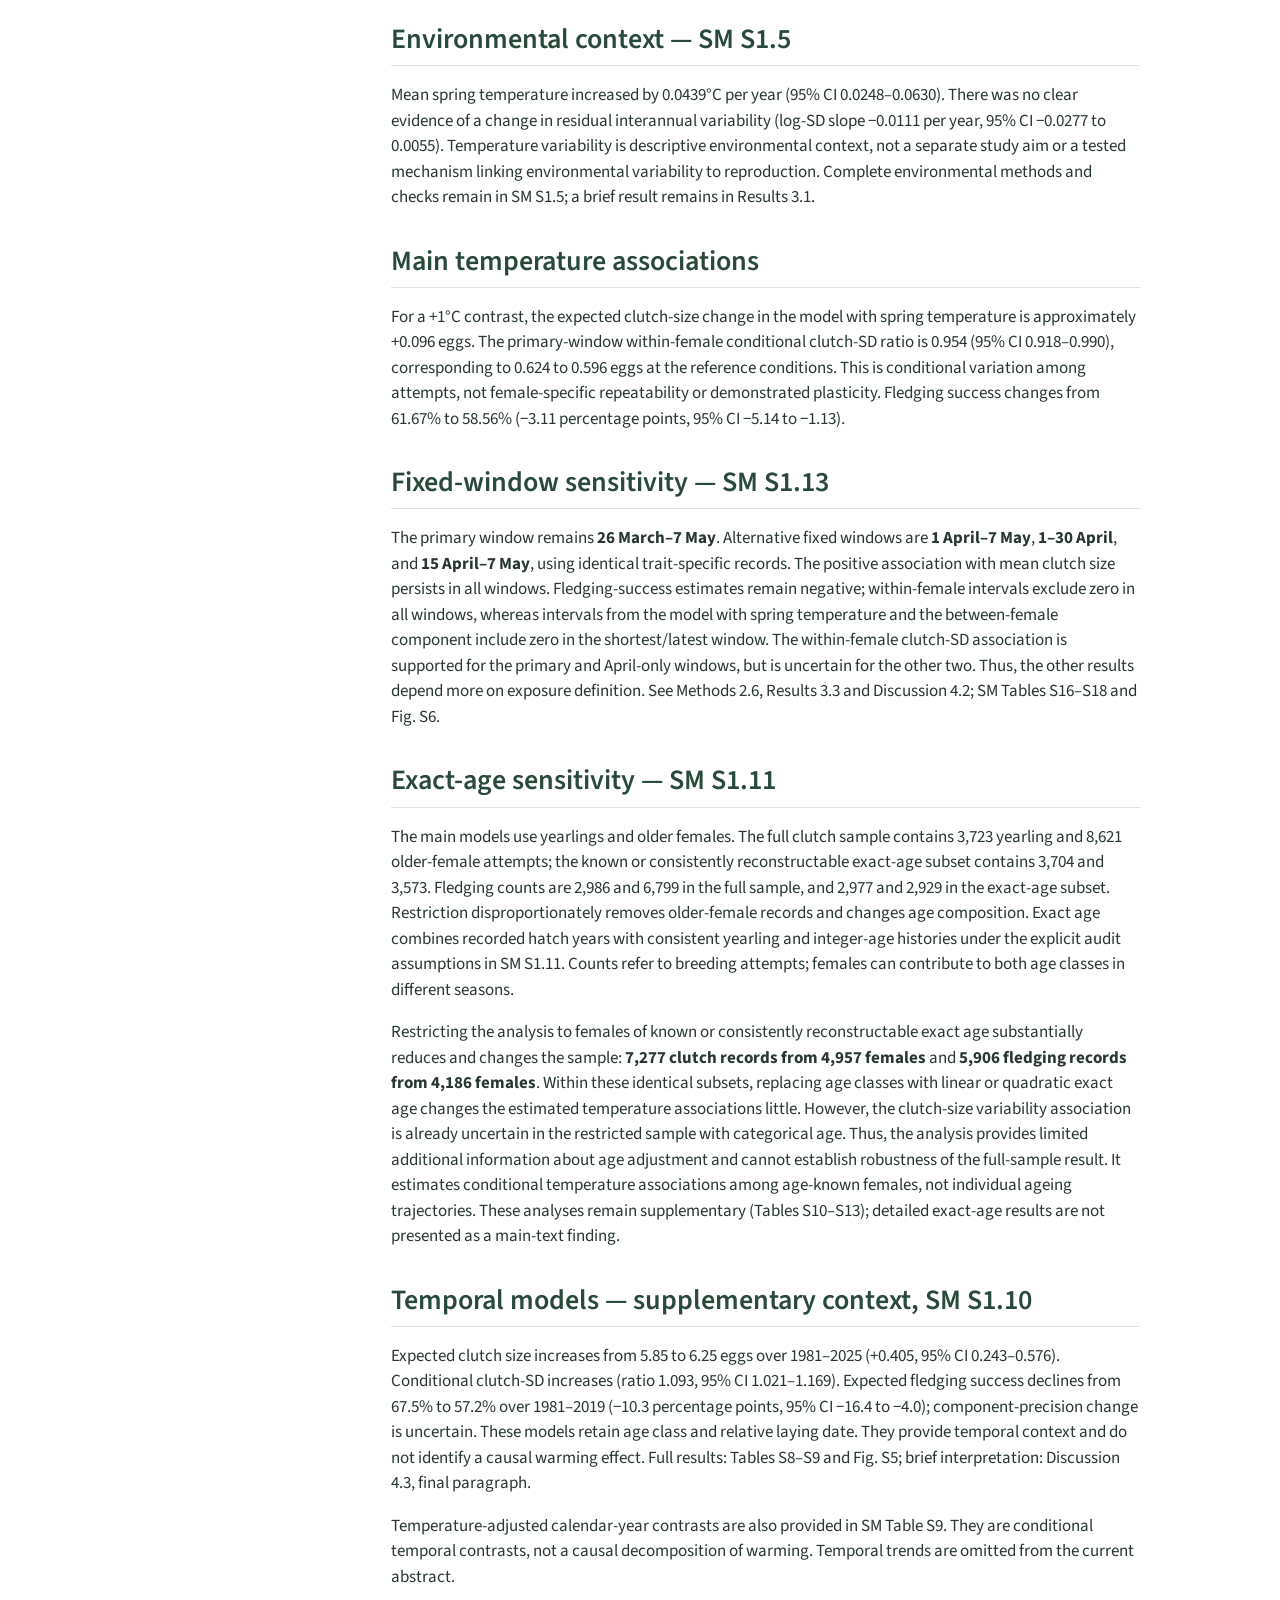
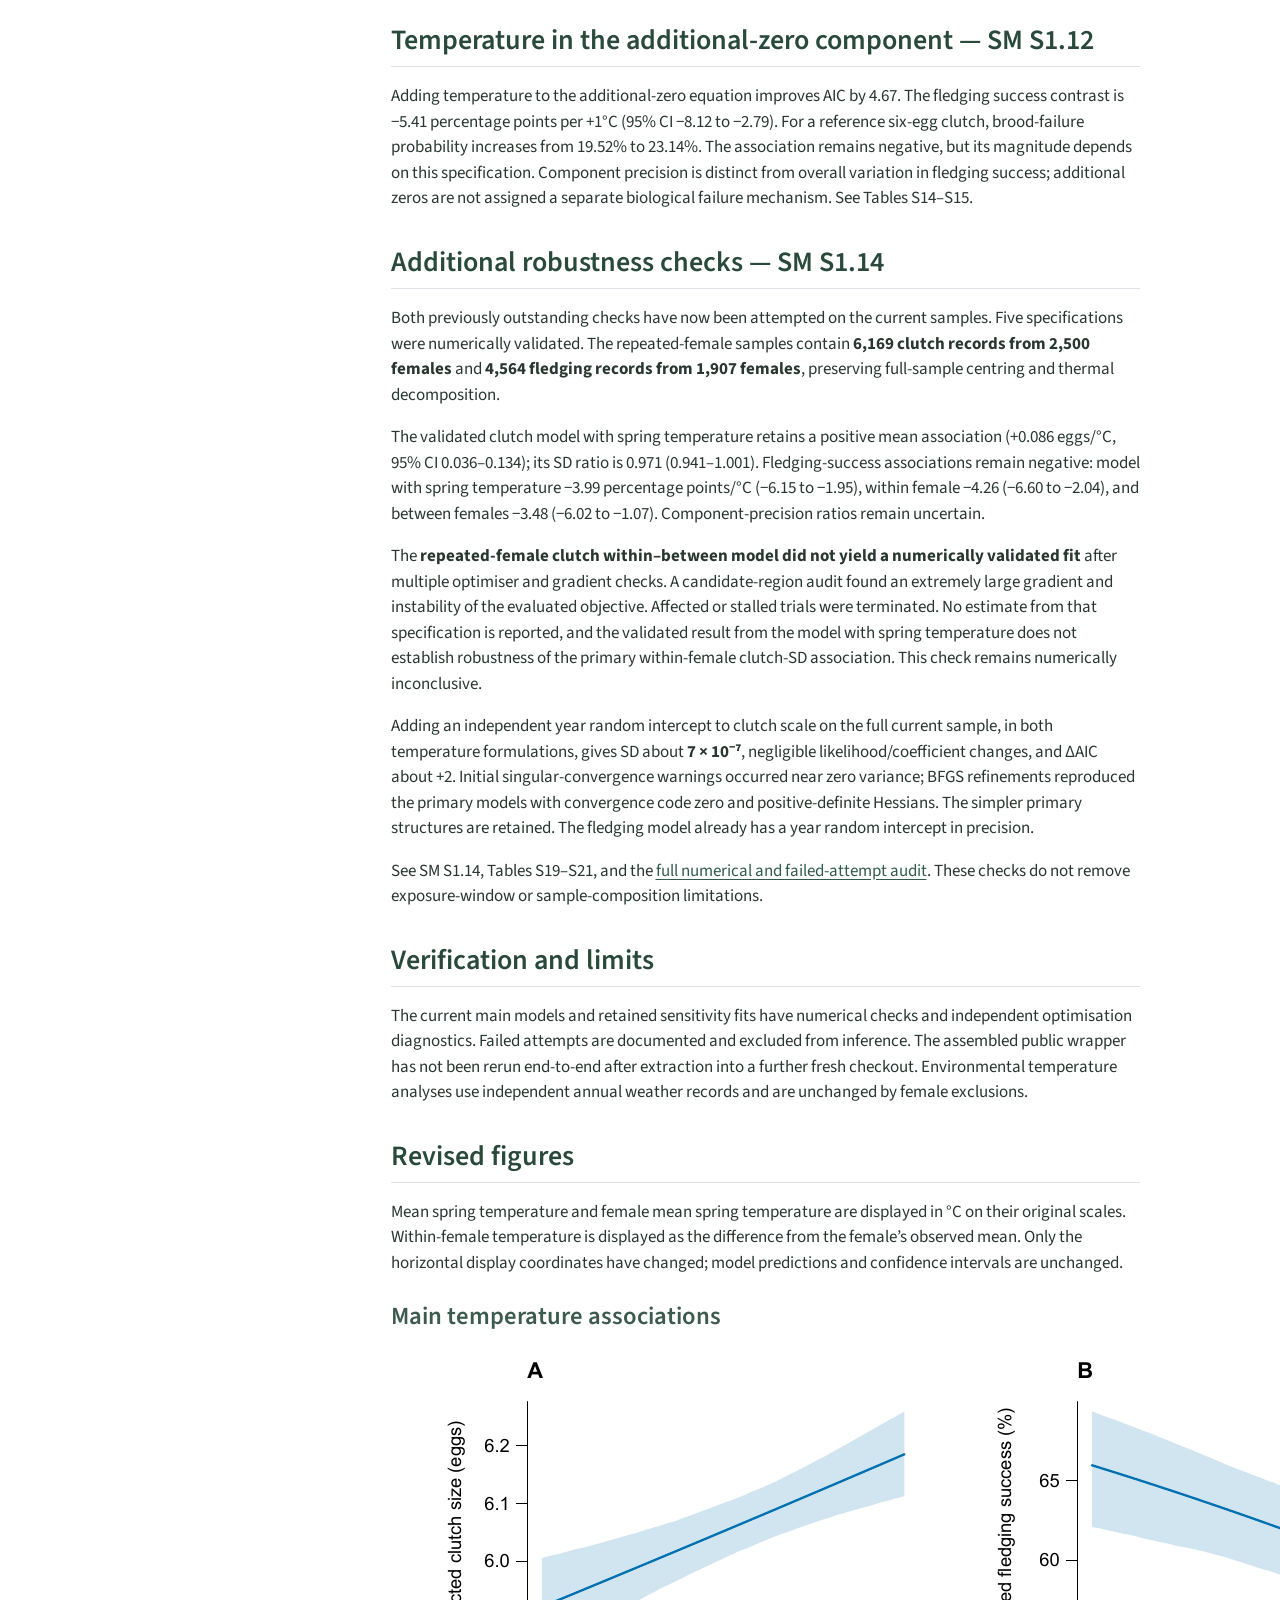
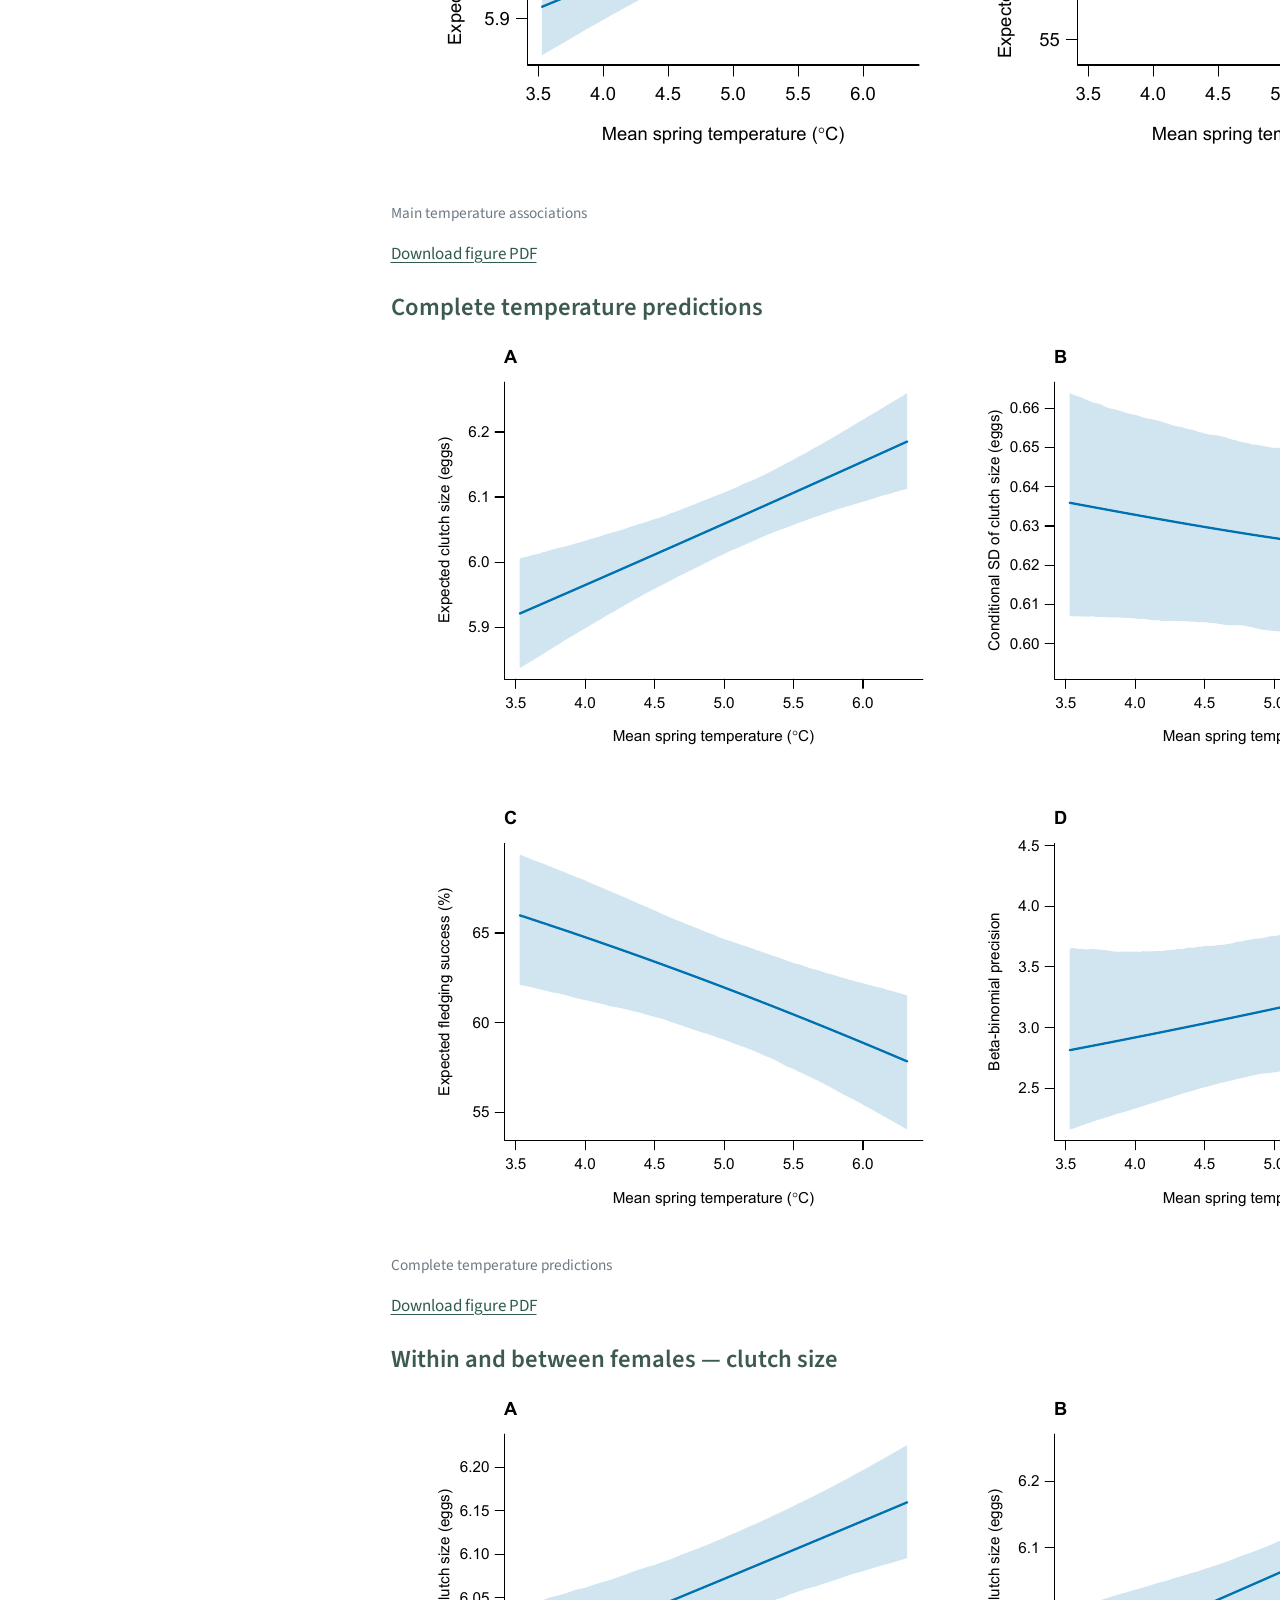
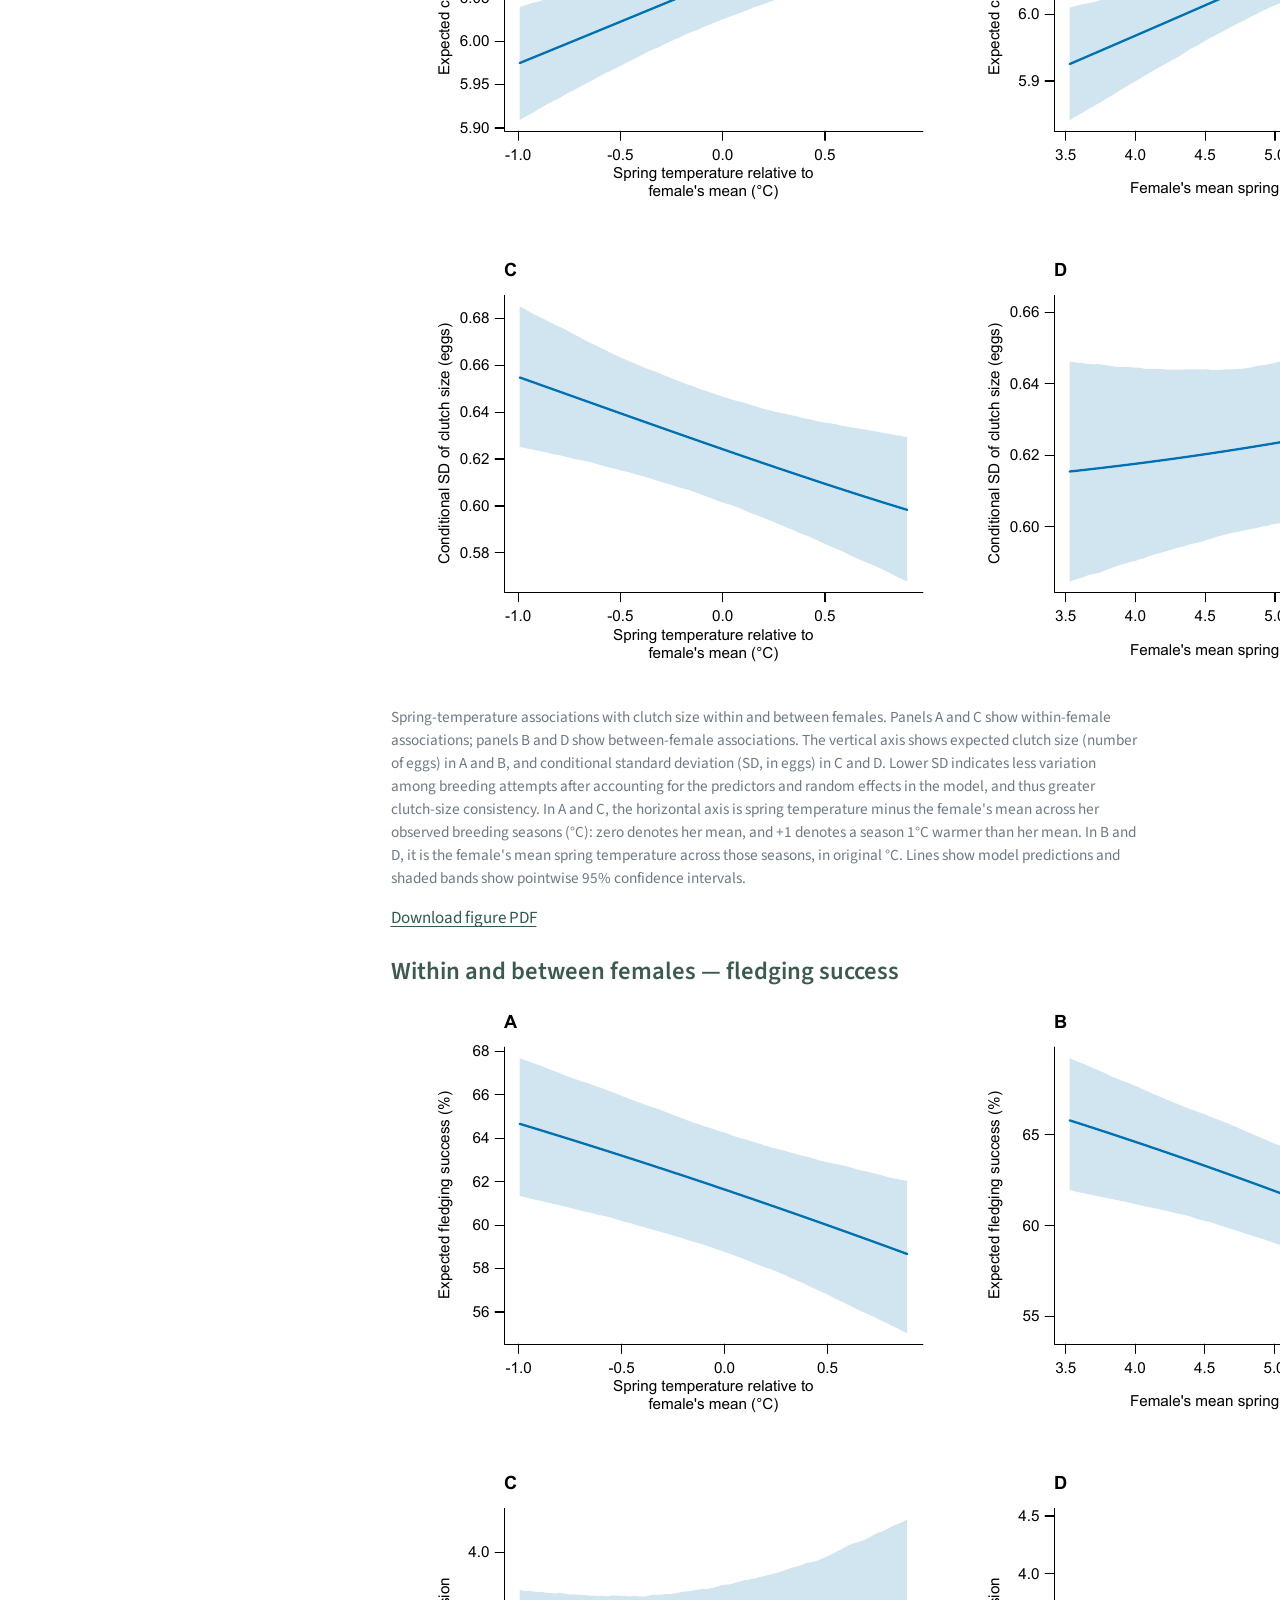
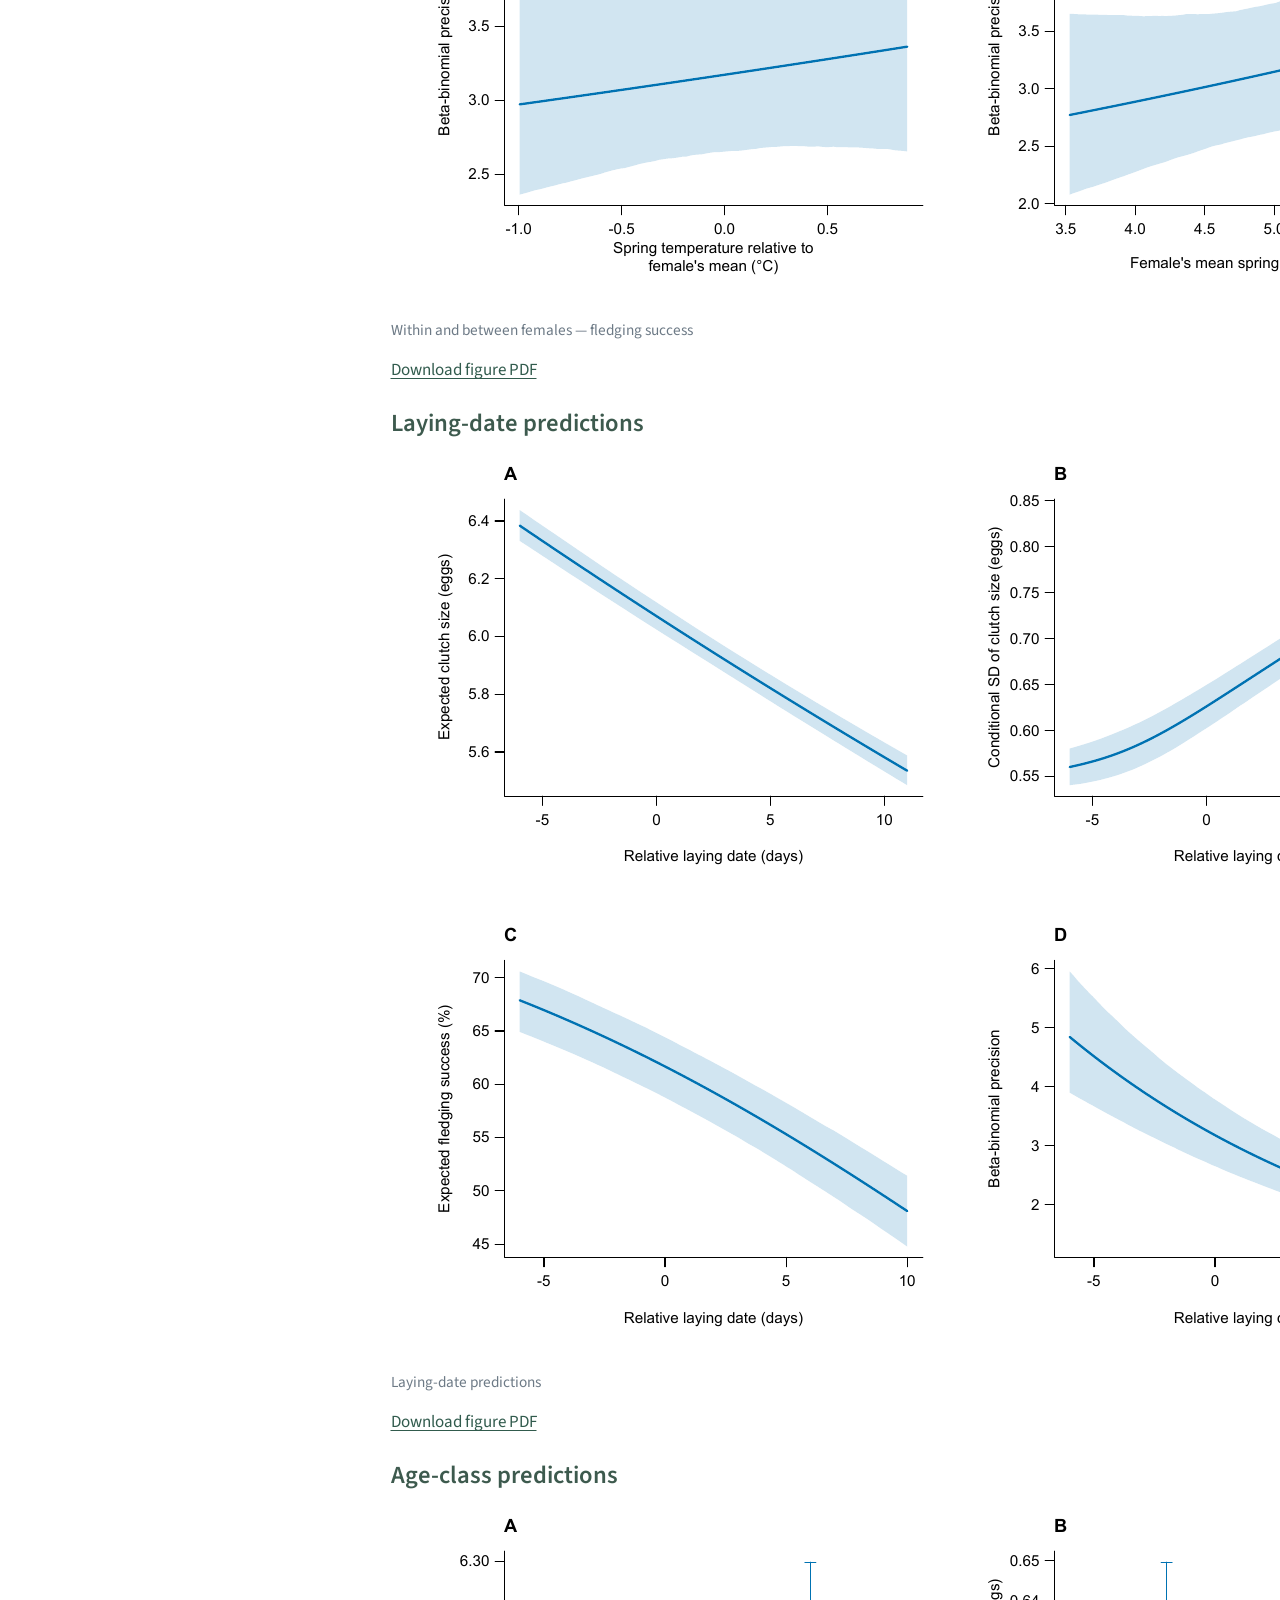
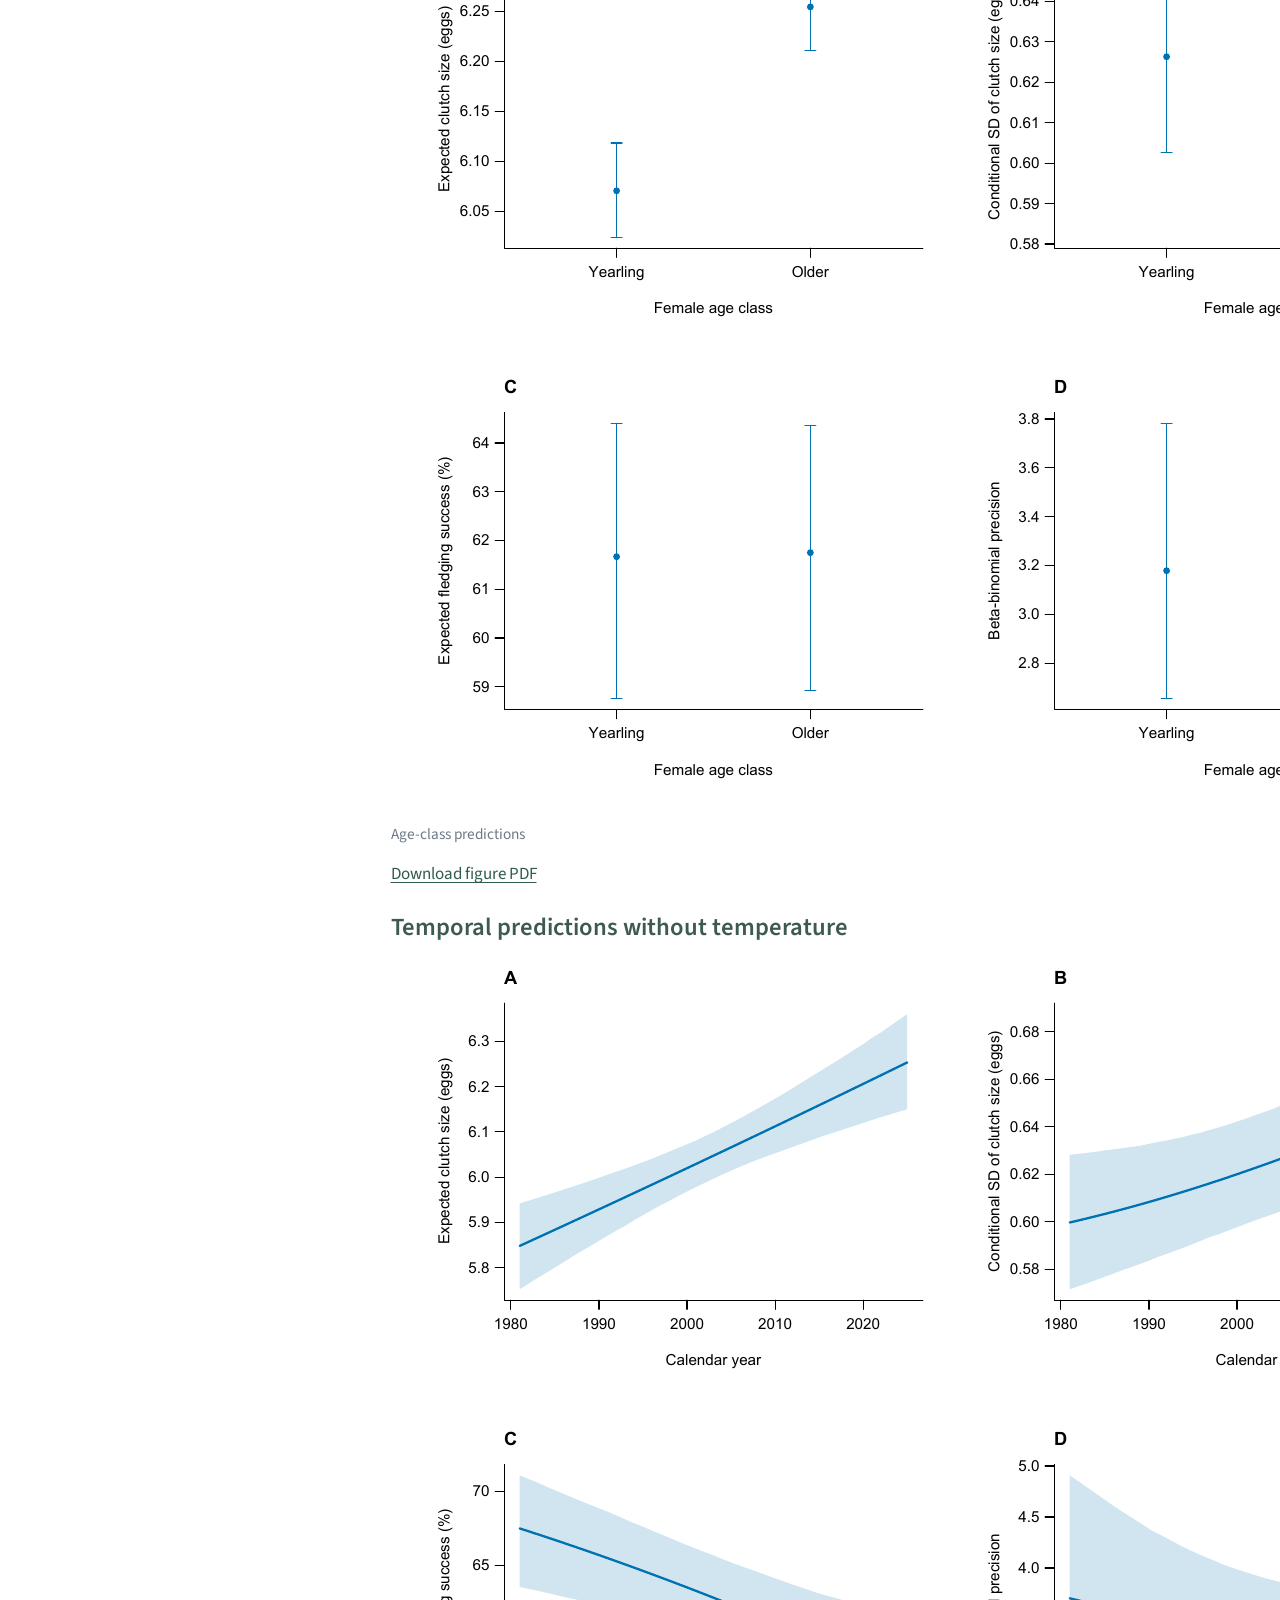
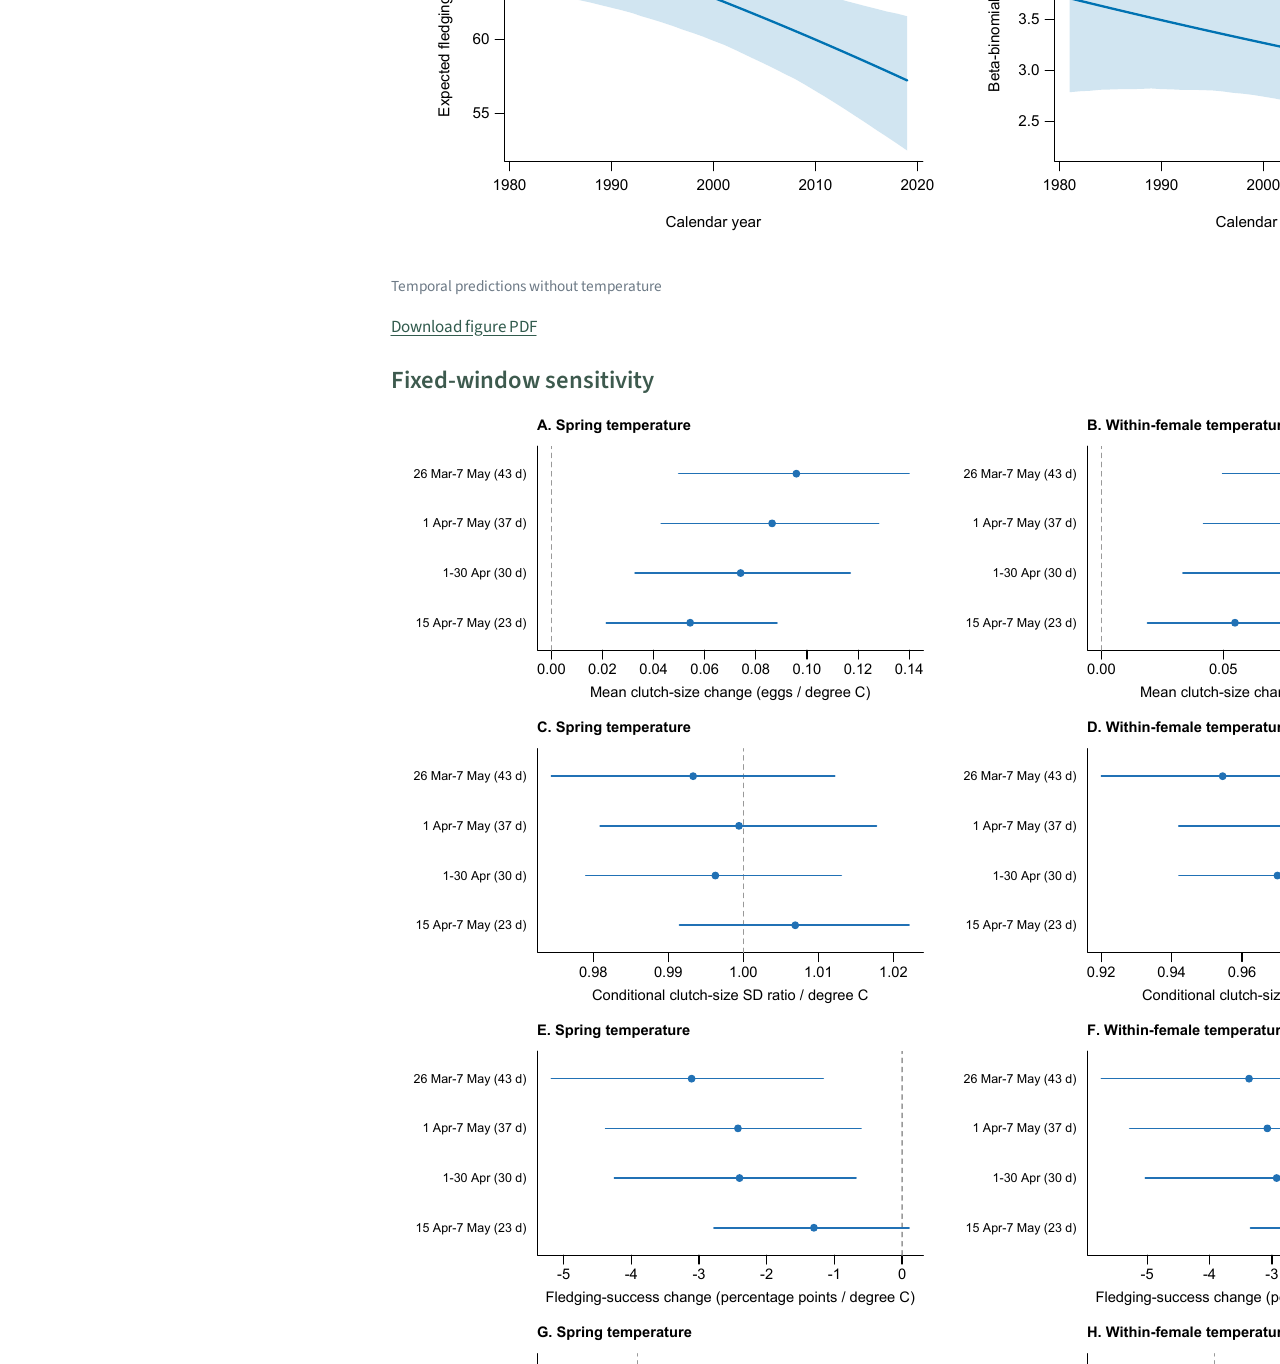
<file: docs/figure_code.html>
<!doctype html><html lang="en"><head><meta charset="utf-8"><meta http-equiv="refresh" content="0; url=revision_20261120.html#revised-figures"><title>Study analyses</title></head><body><p><a href="revision_20261120.html#revised-figures">Study analyses, figures and supplementary materials</a></p></body></html>
</file>
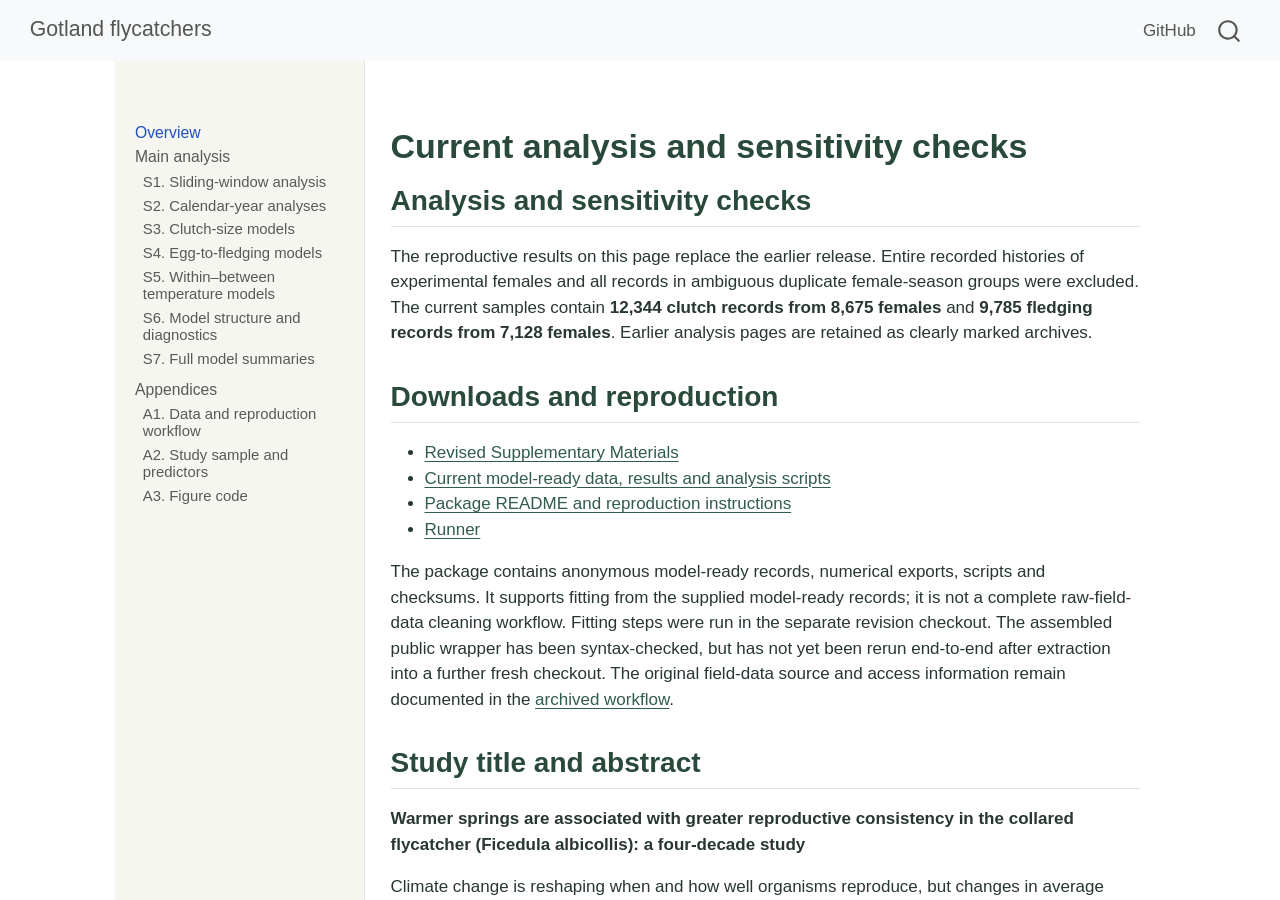
<file: docs/full_summaries.html>
<!doctype html><html lang="en"><head><meta charset="utf-8"><meta http-equiv="refresh" content="0; url=revision_20261120.html#numerical-exports-and-scripts"><title>Study analyses</title></head><body><p><a href="revision_20261120.html#numerical-exports-and-scripts">Study analyses, figures and supplementary materials</a></p></body></html>
</file>
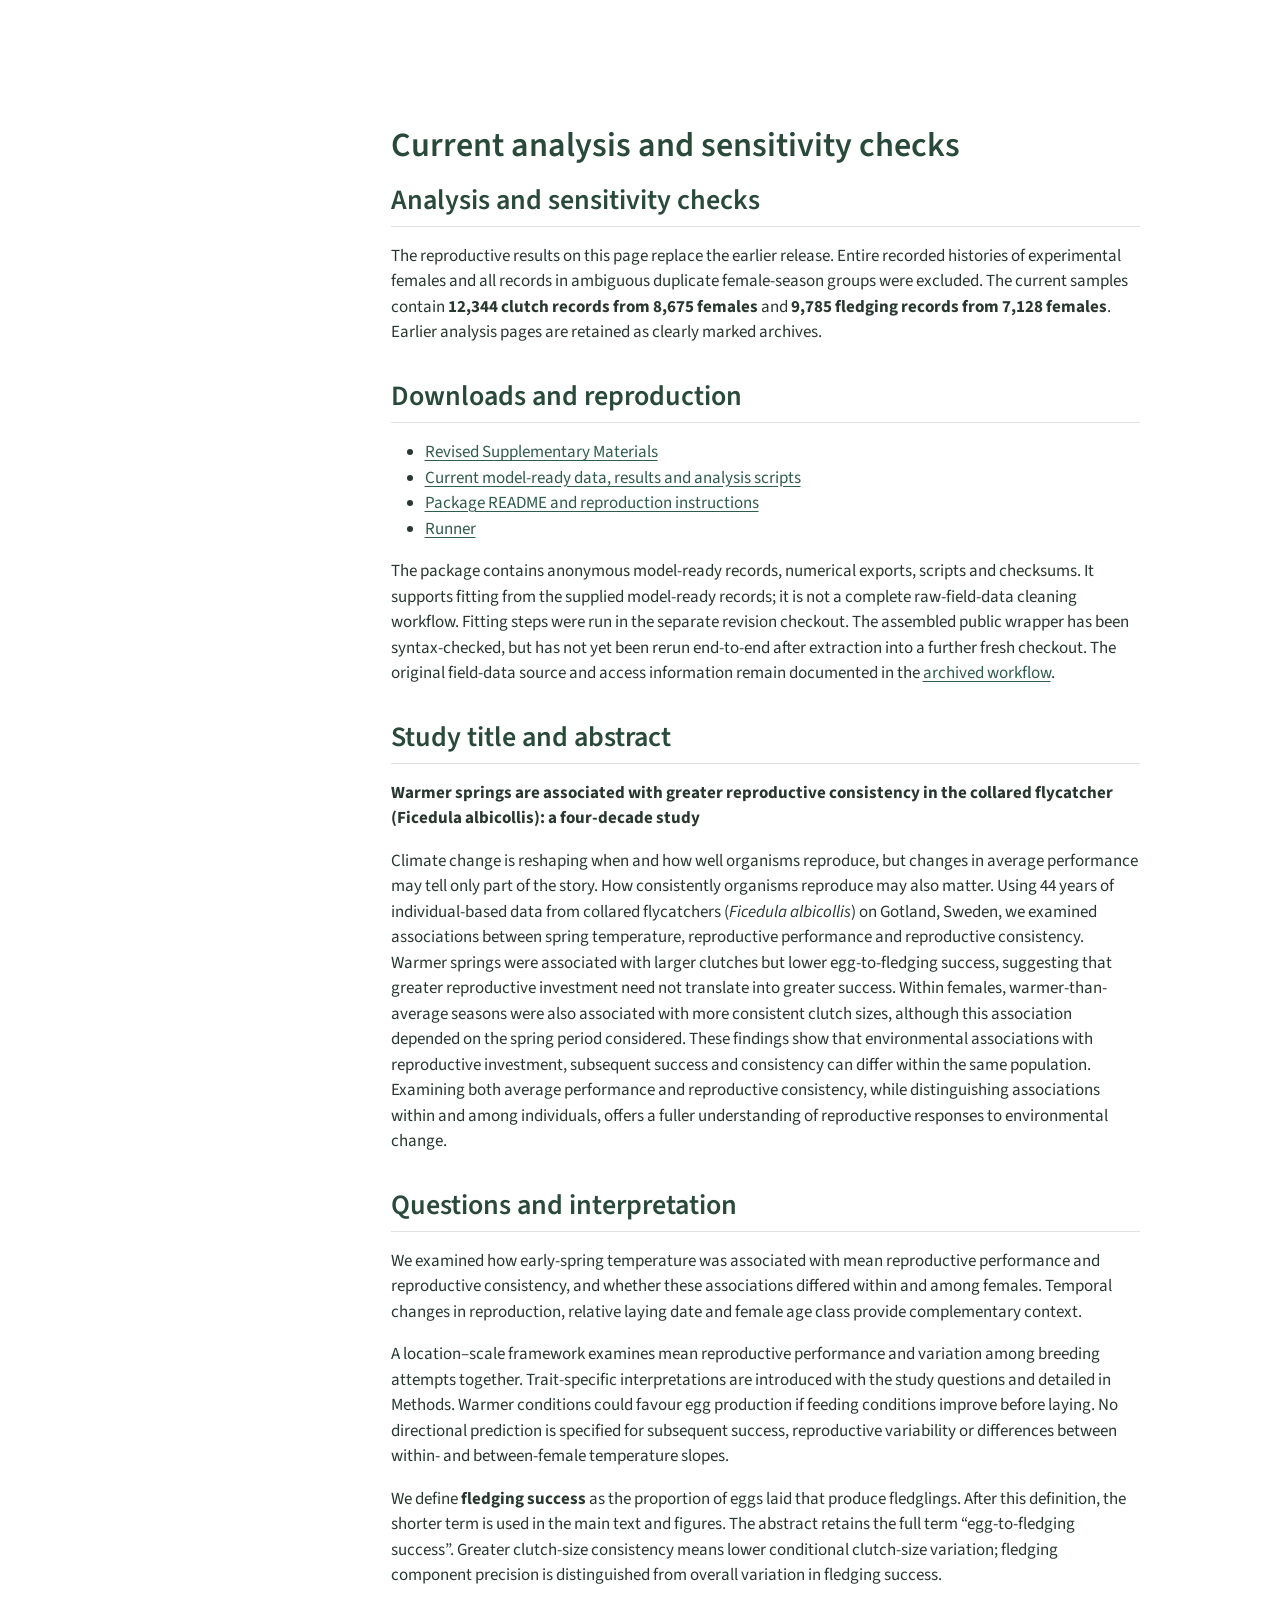
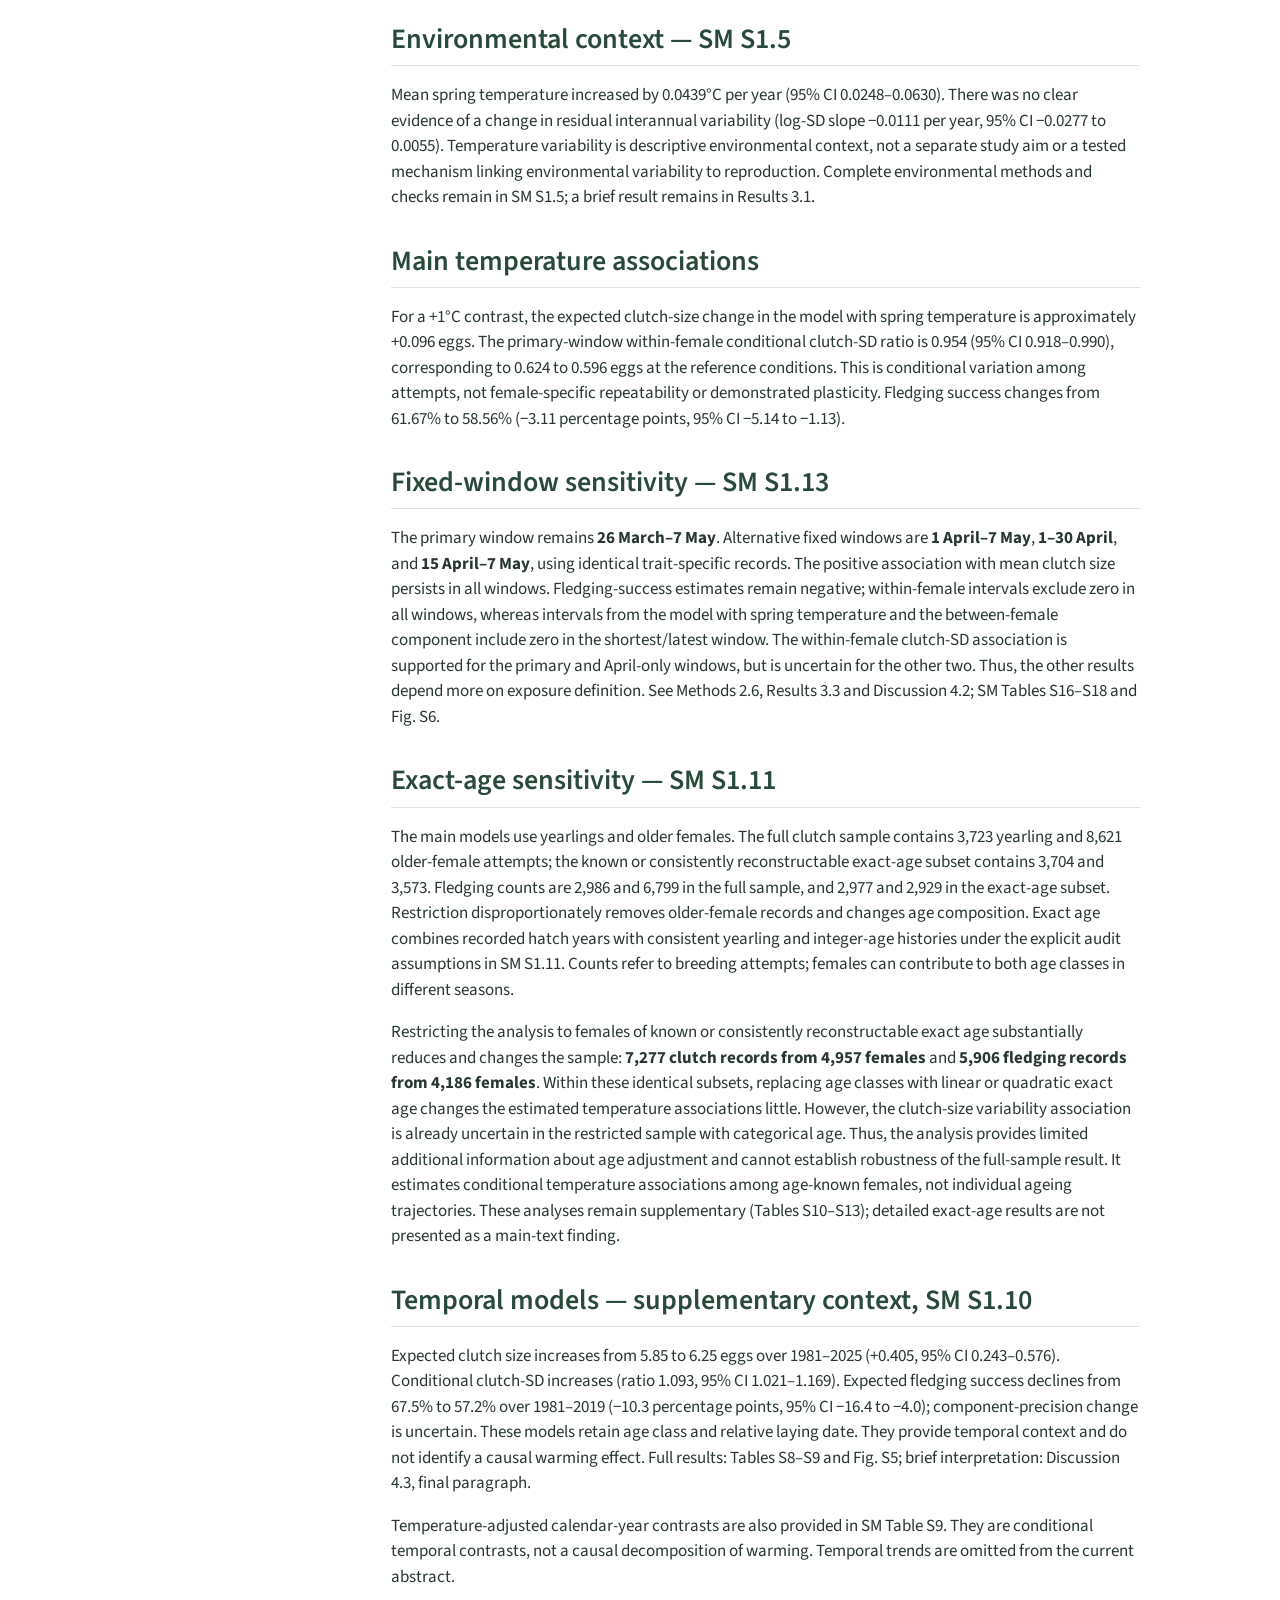
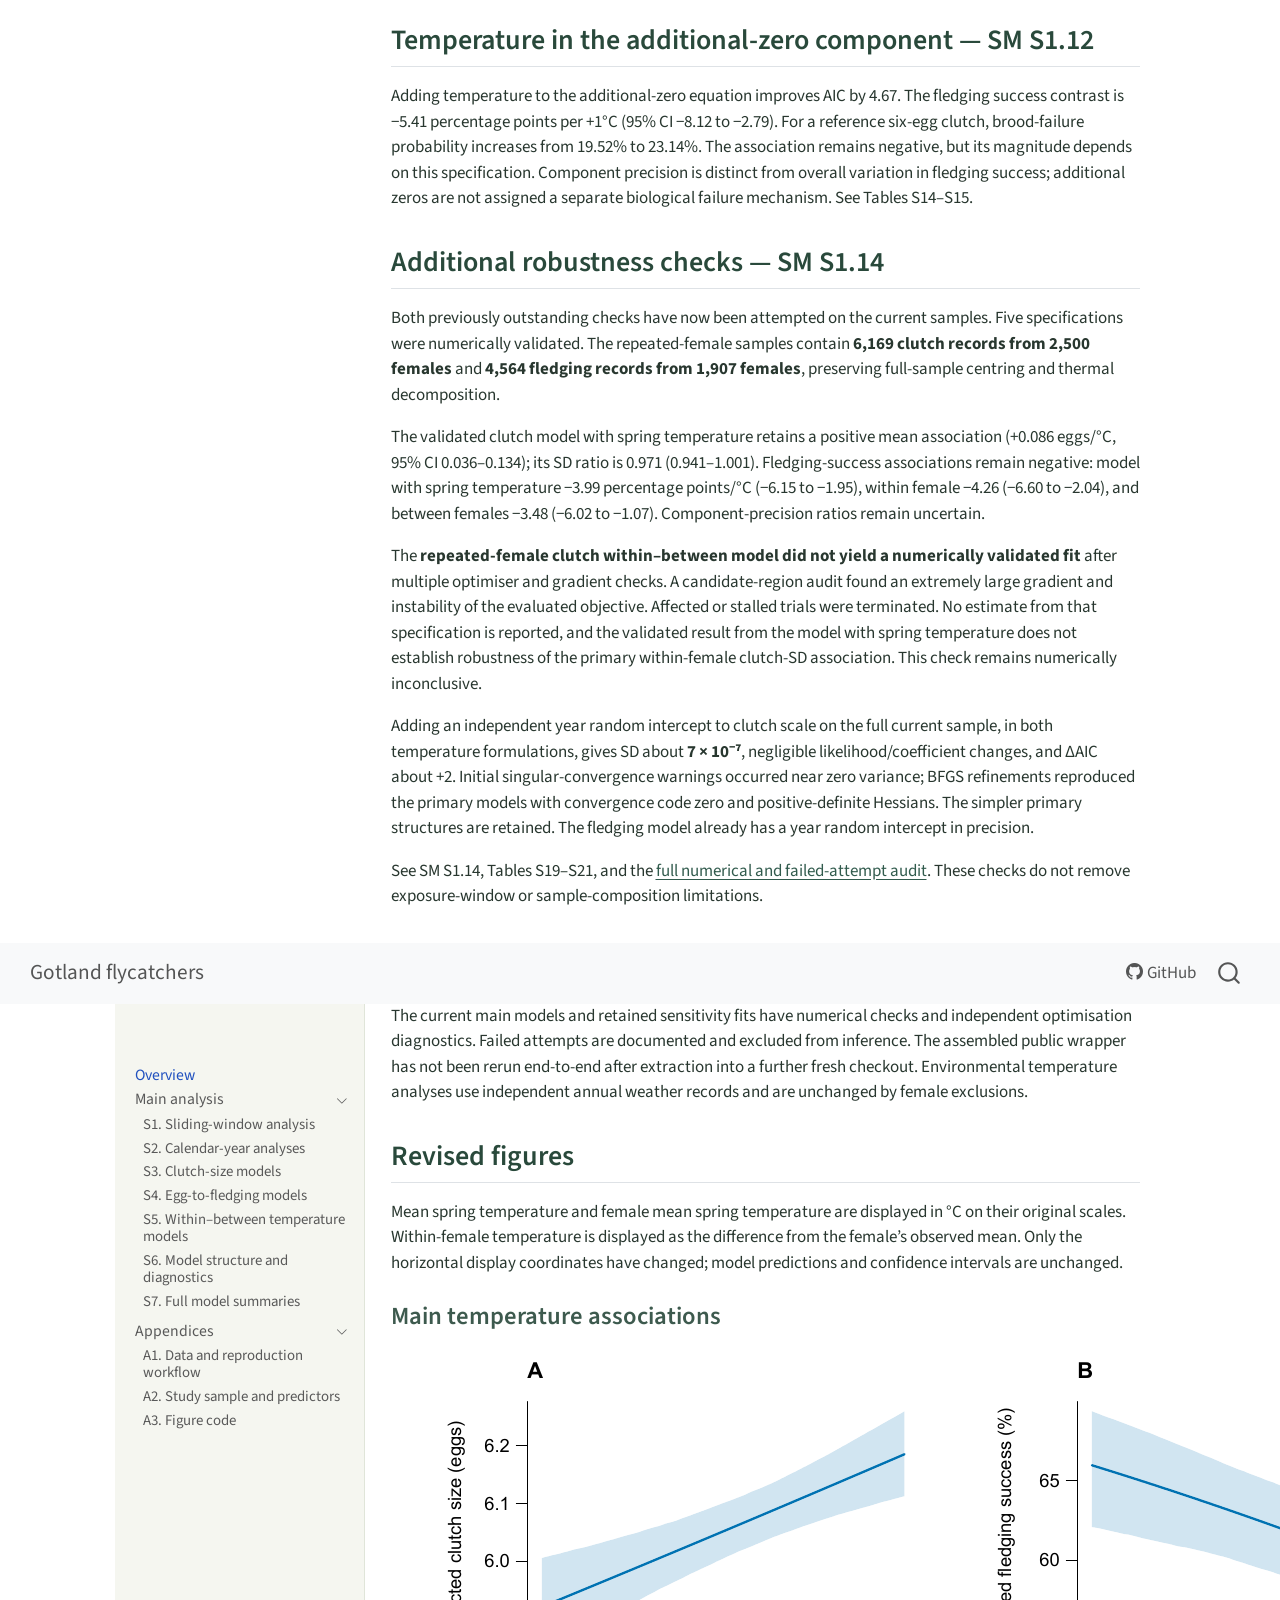
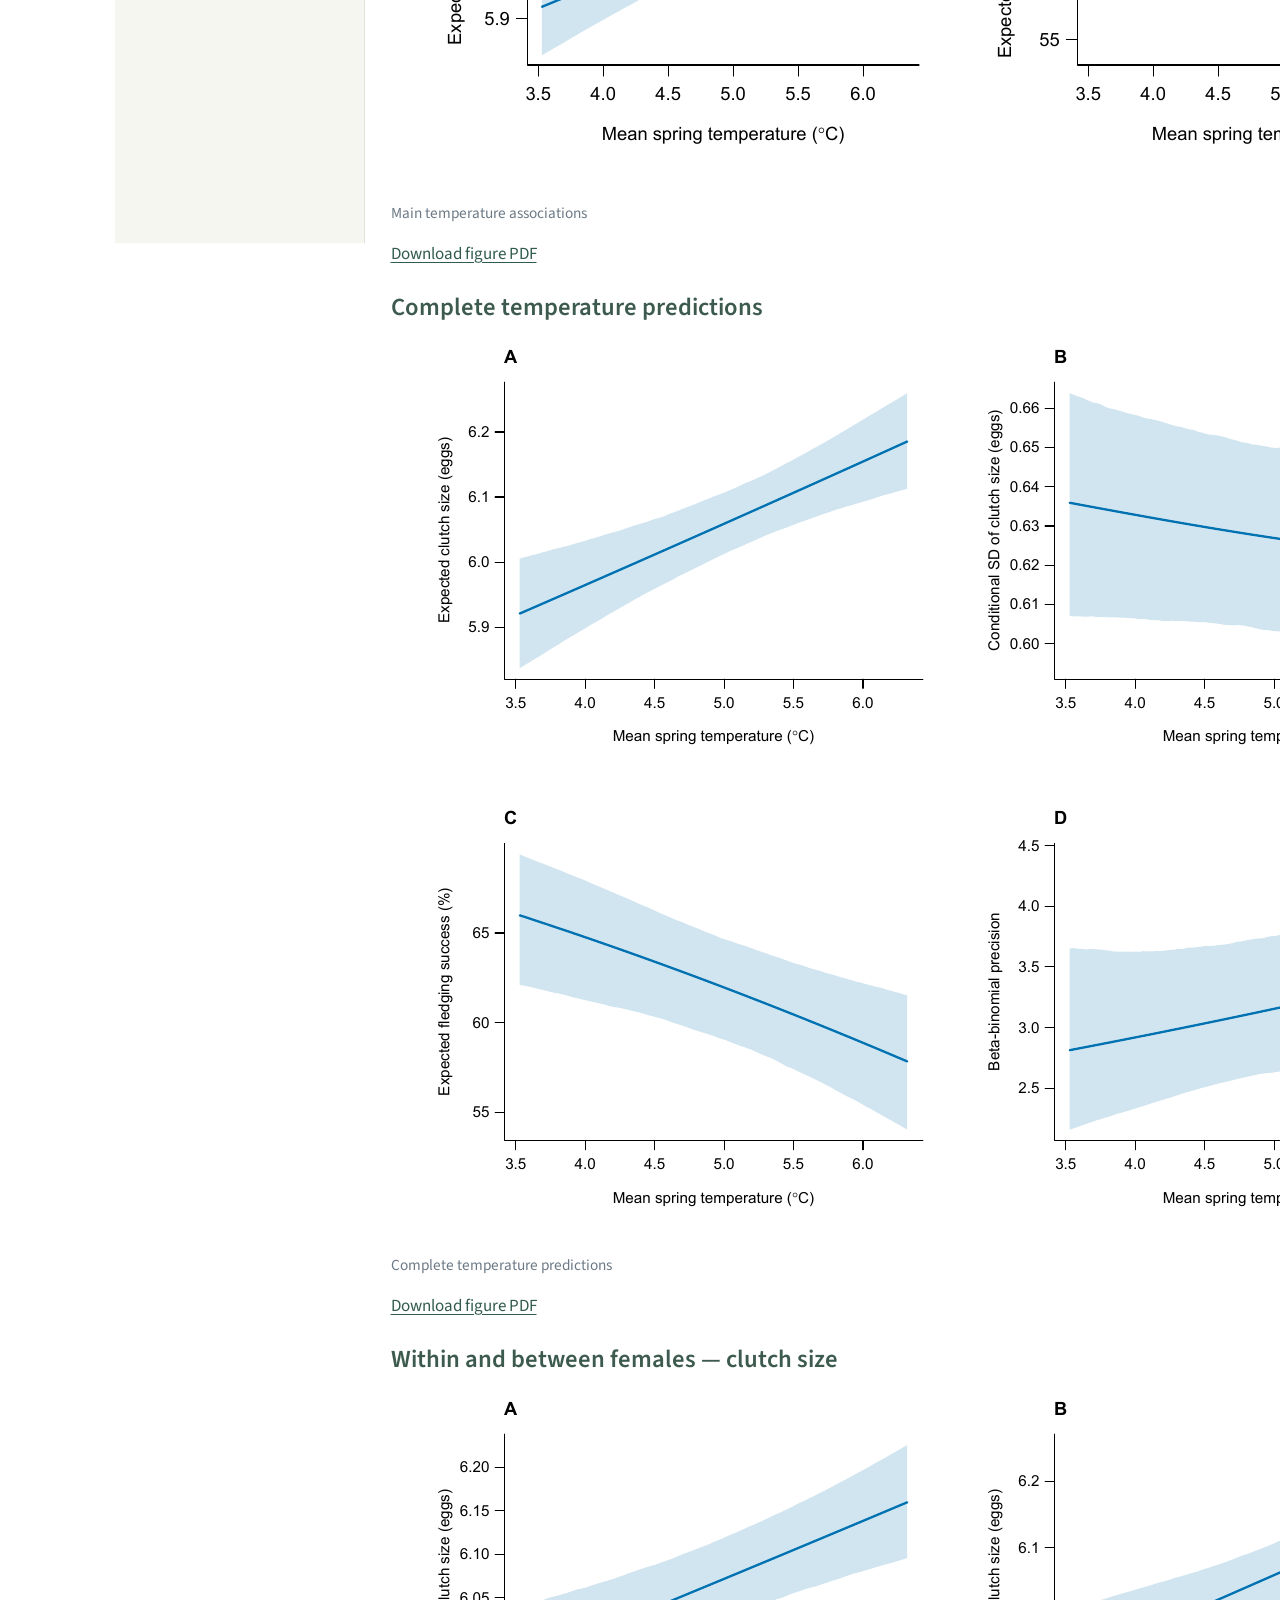
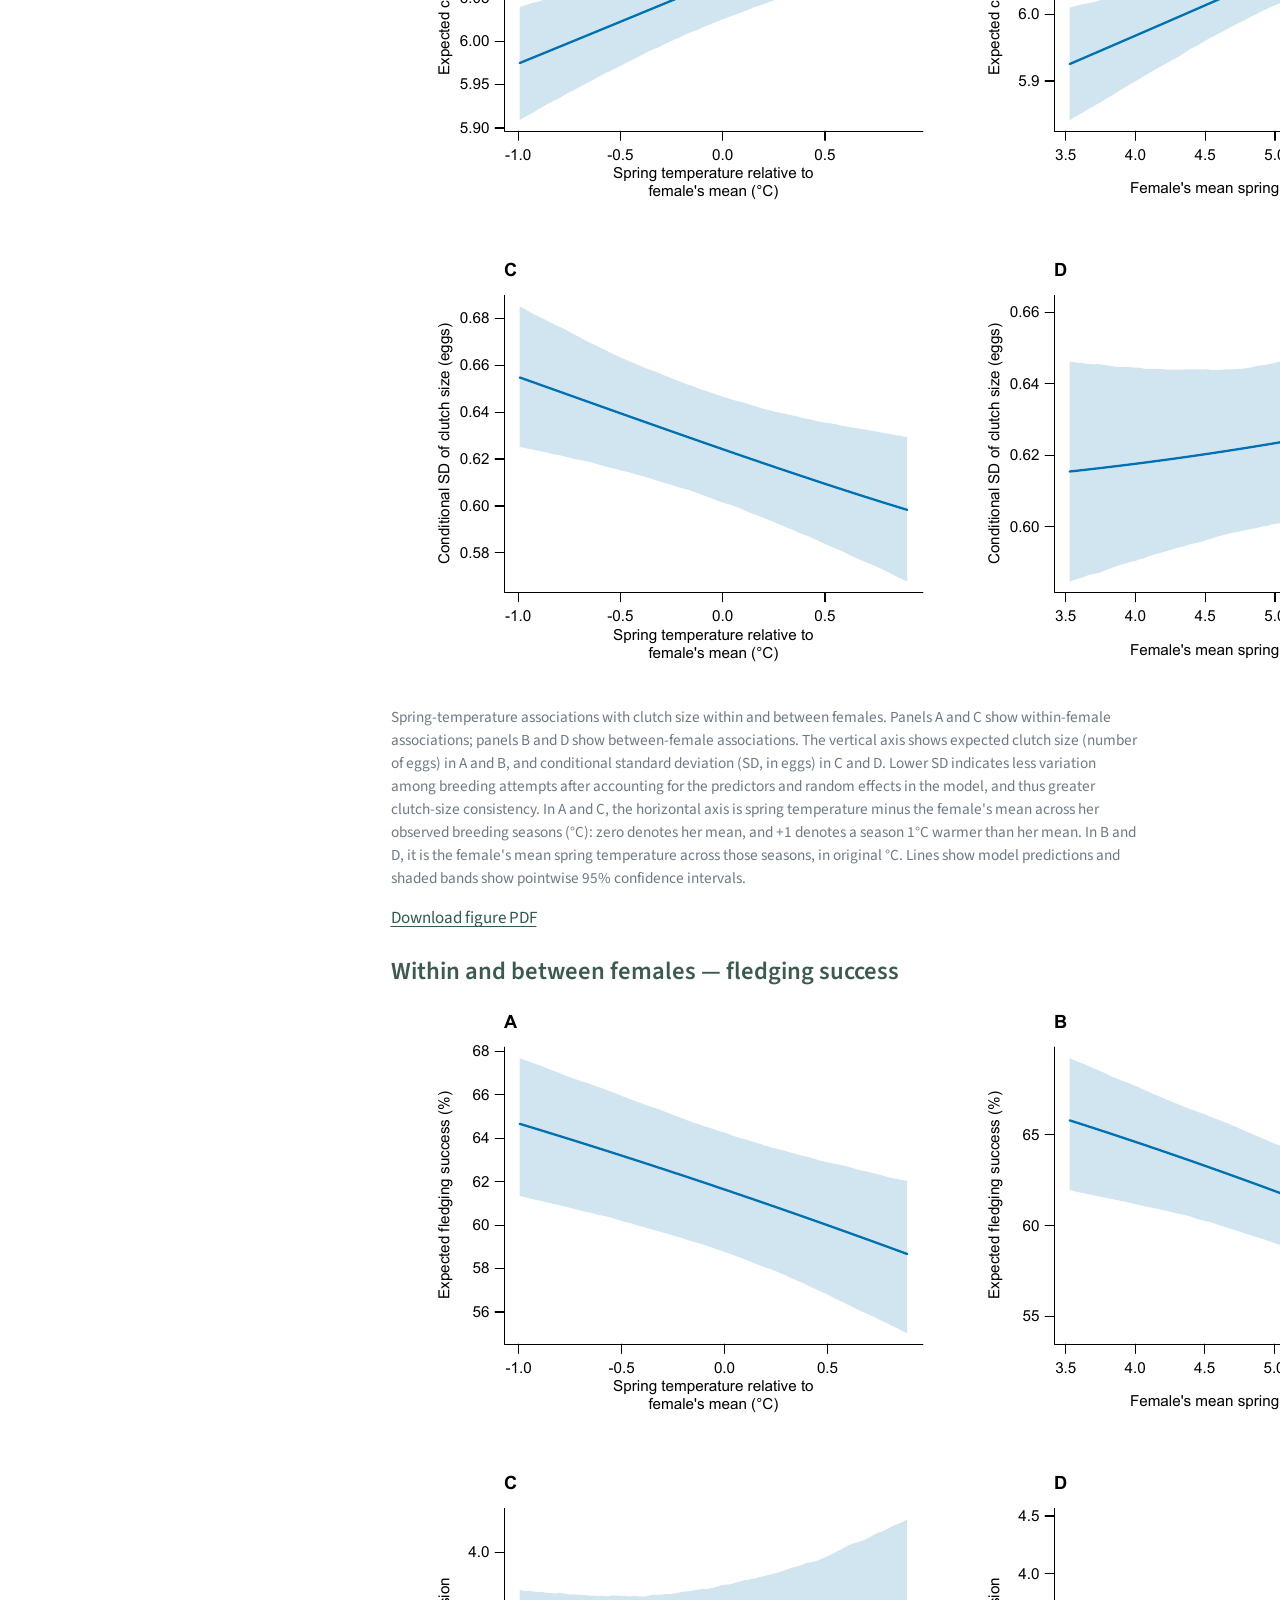
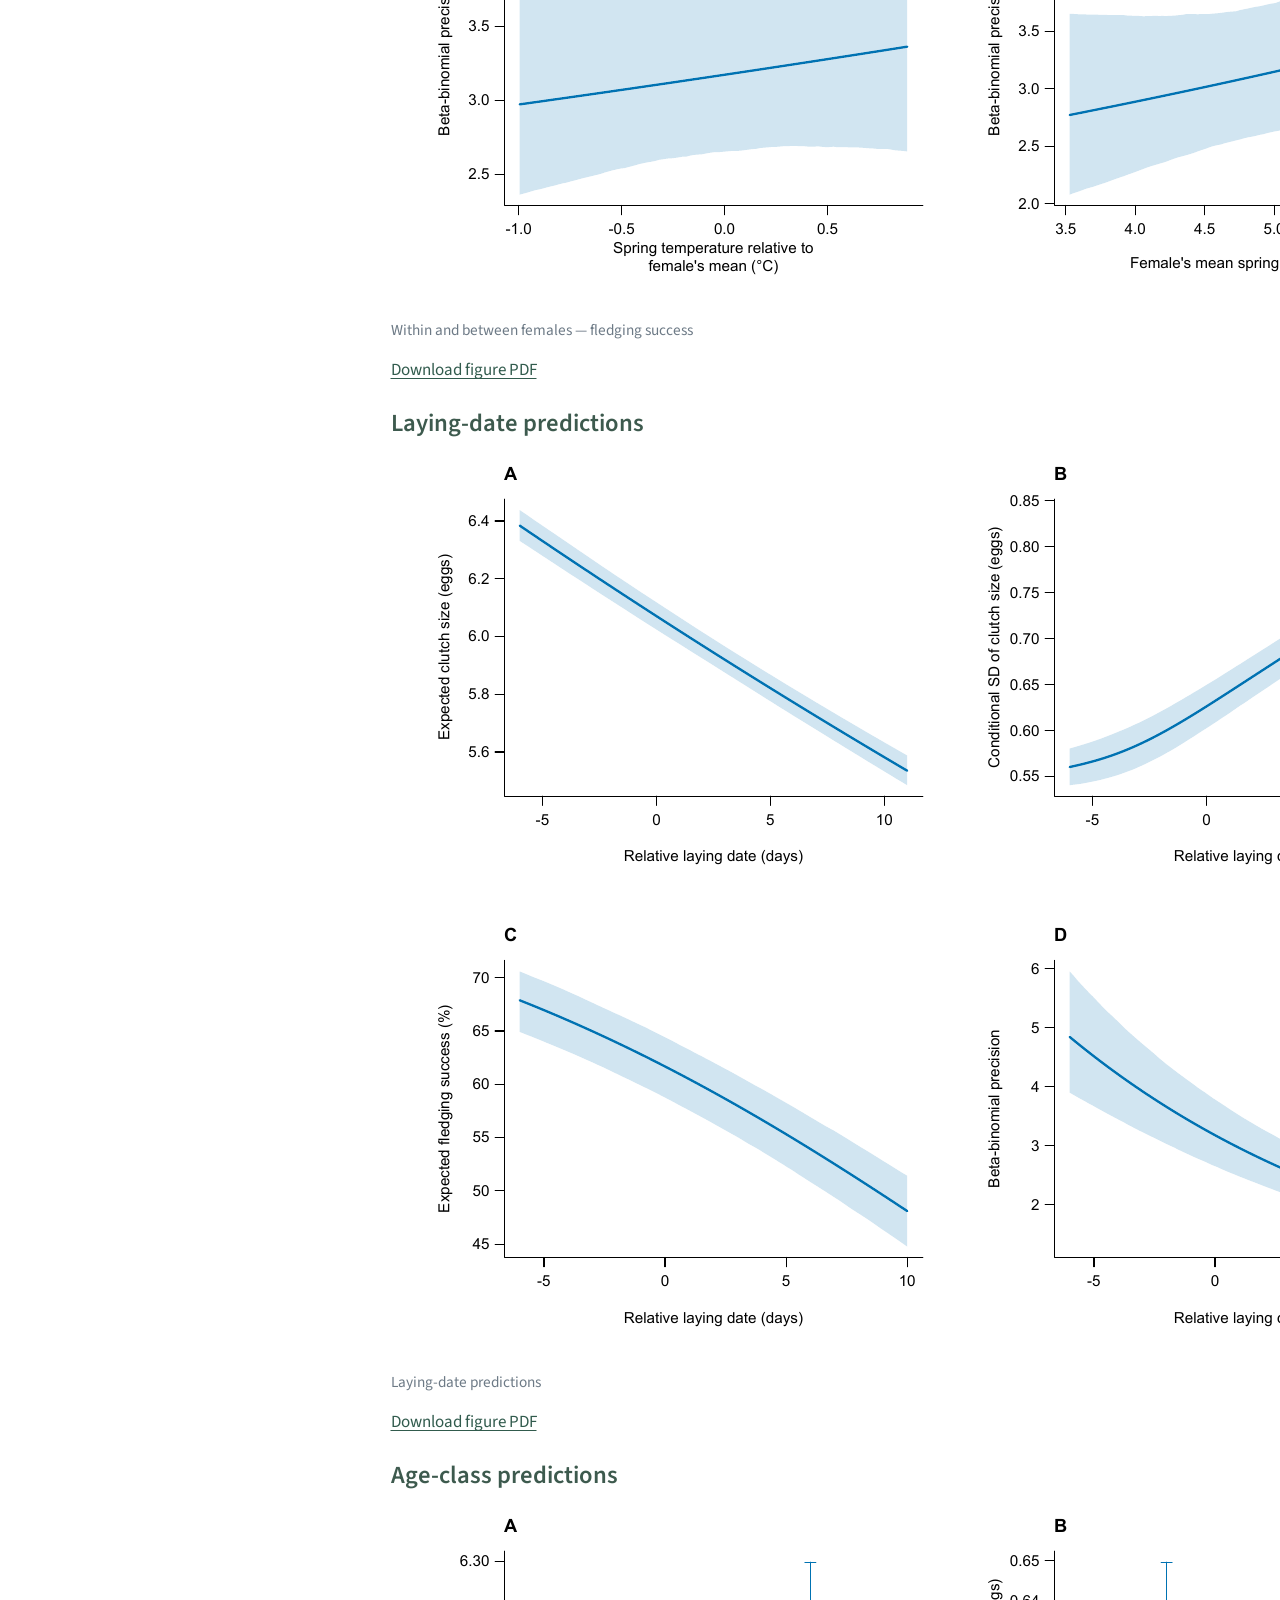
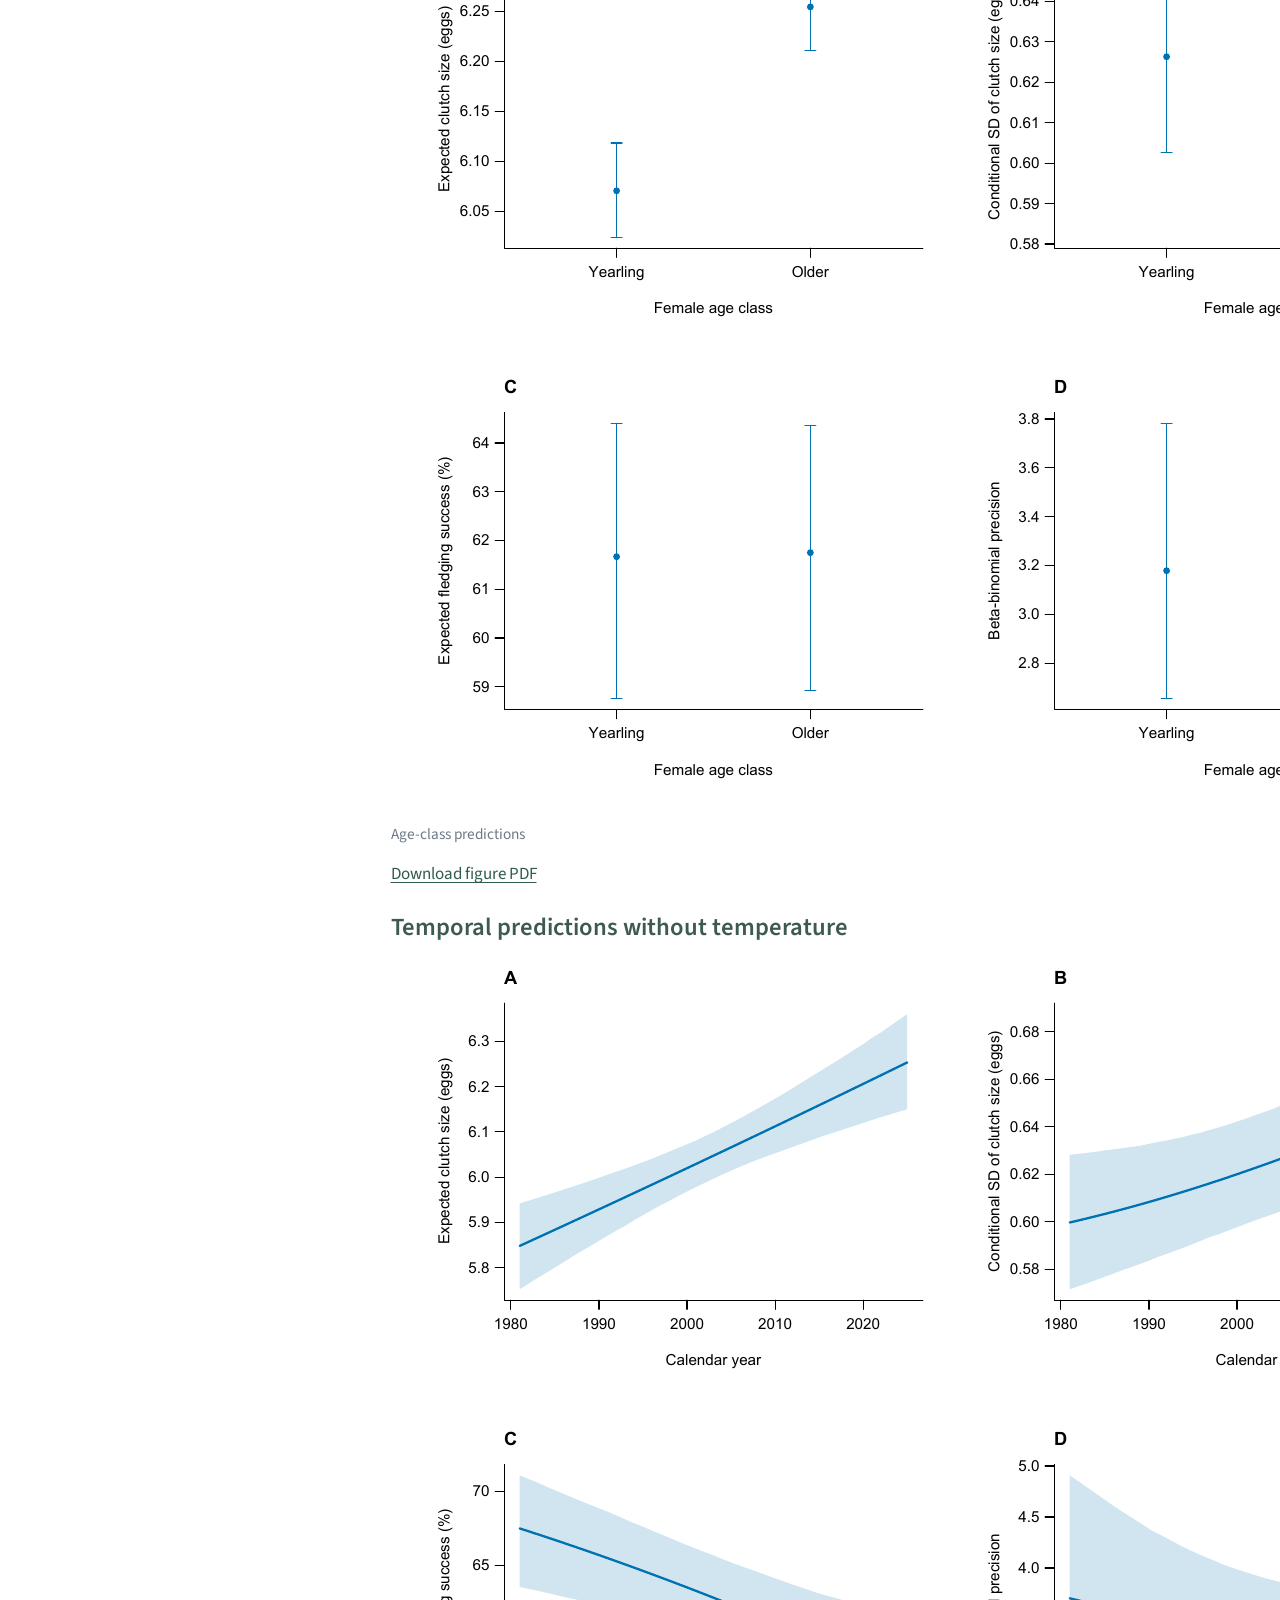
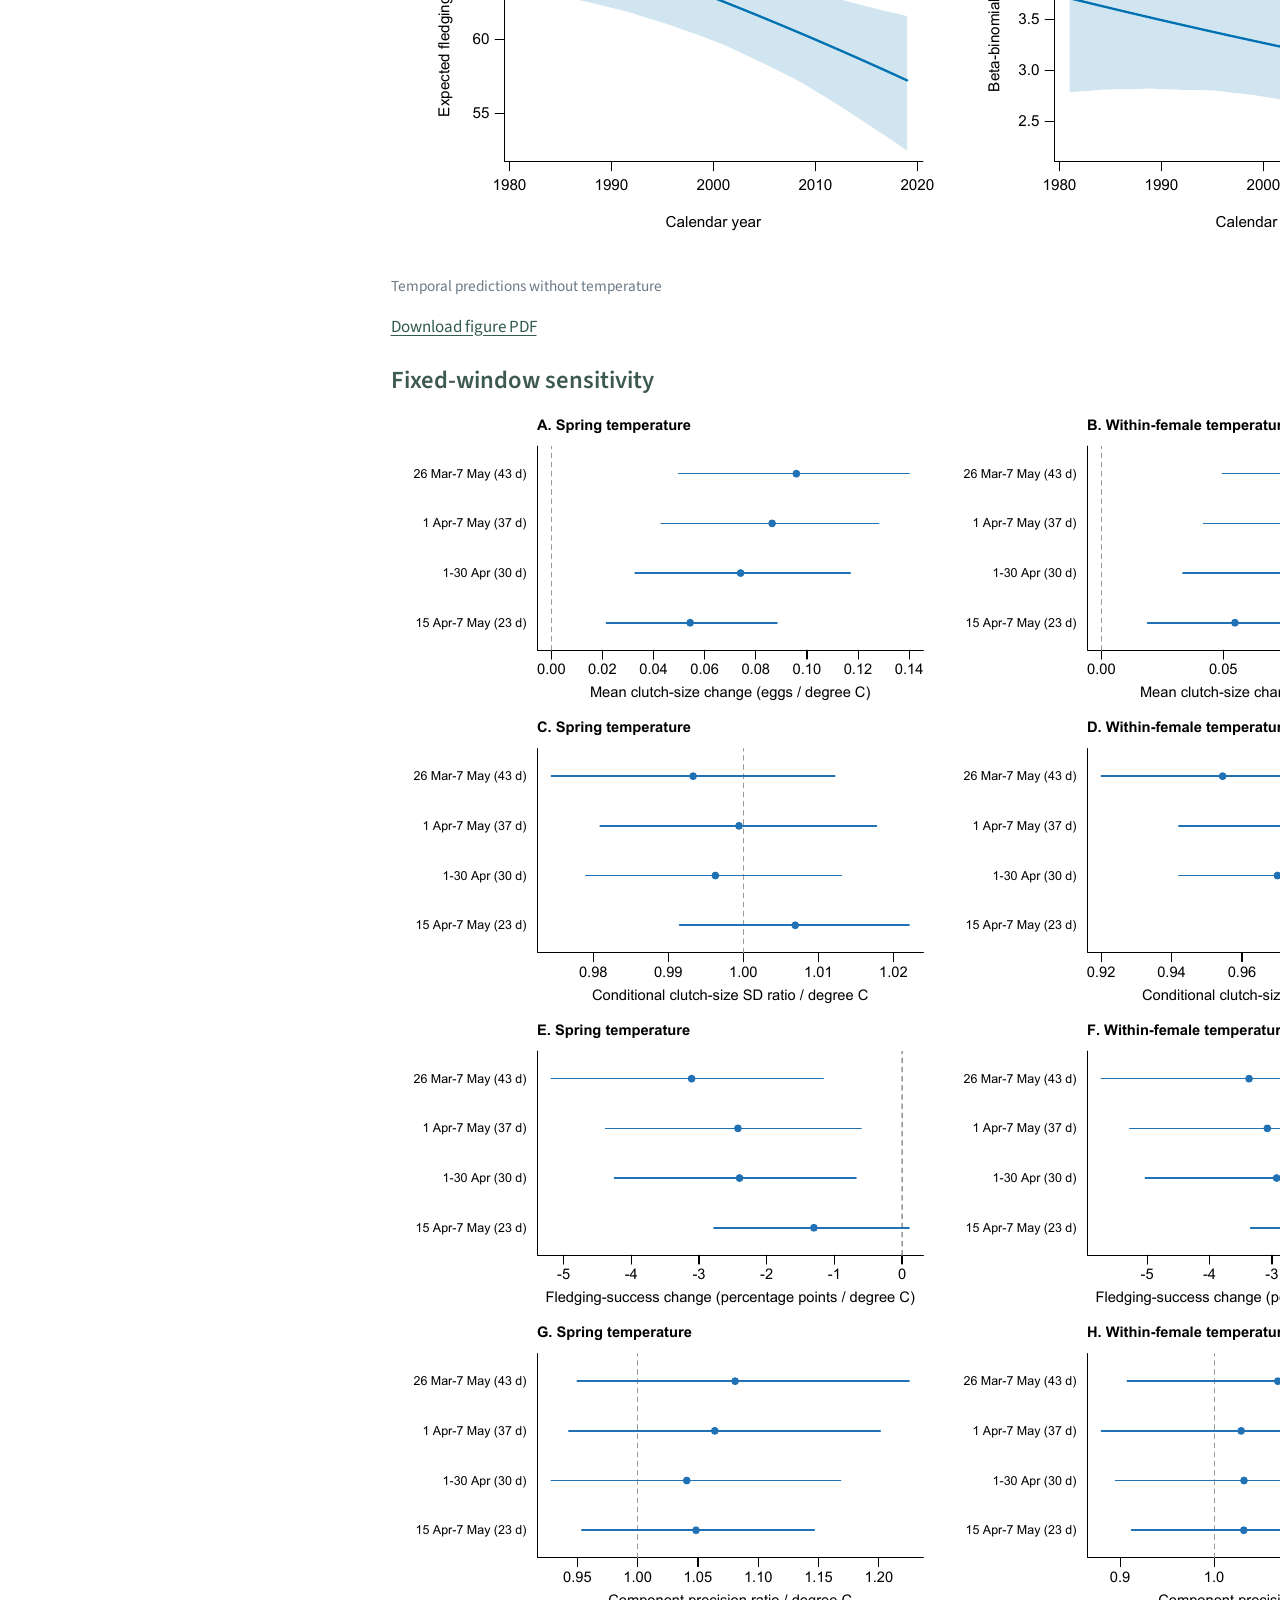
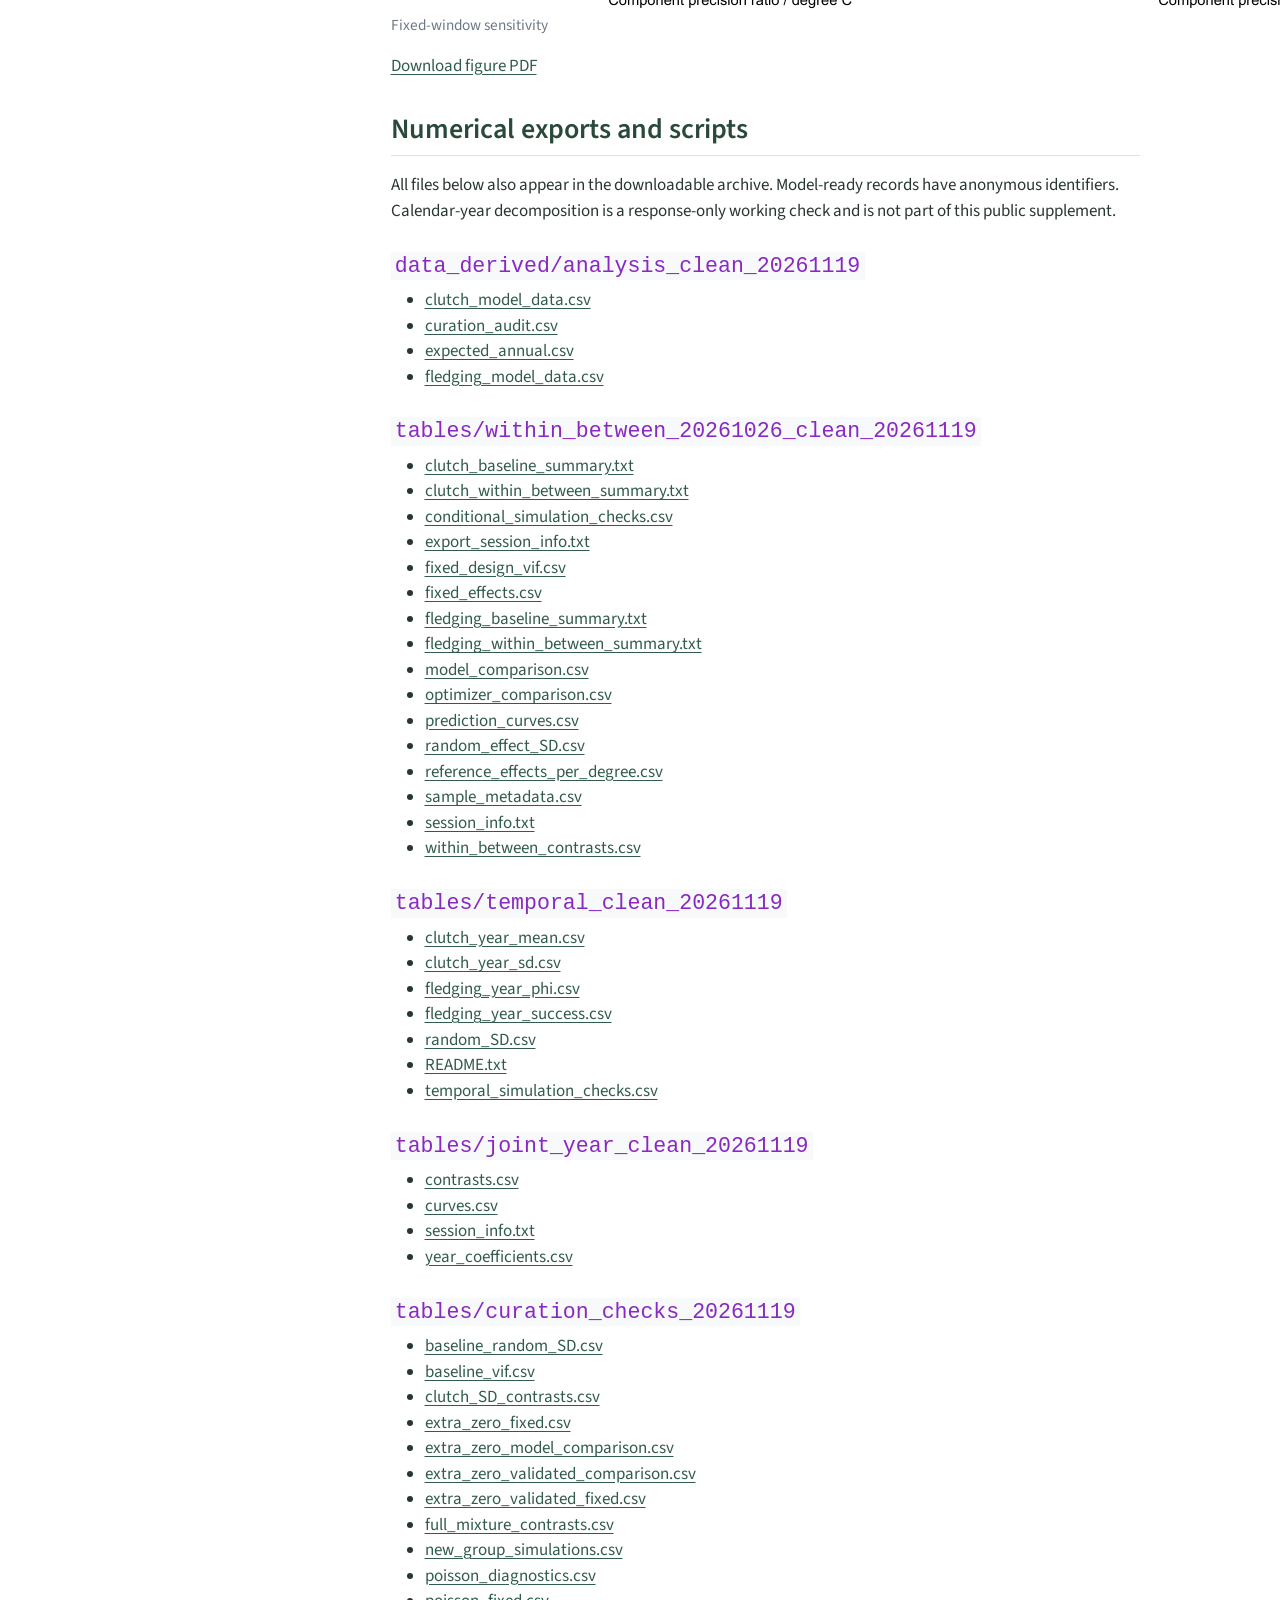
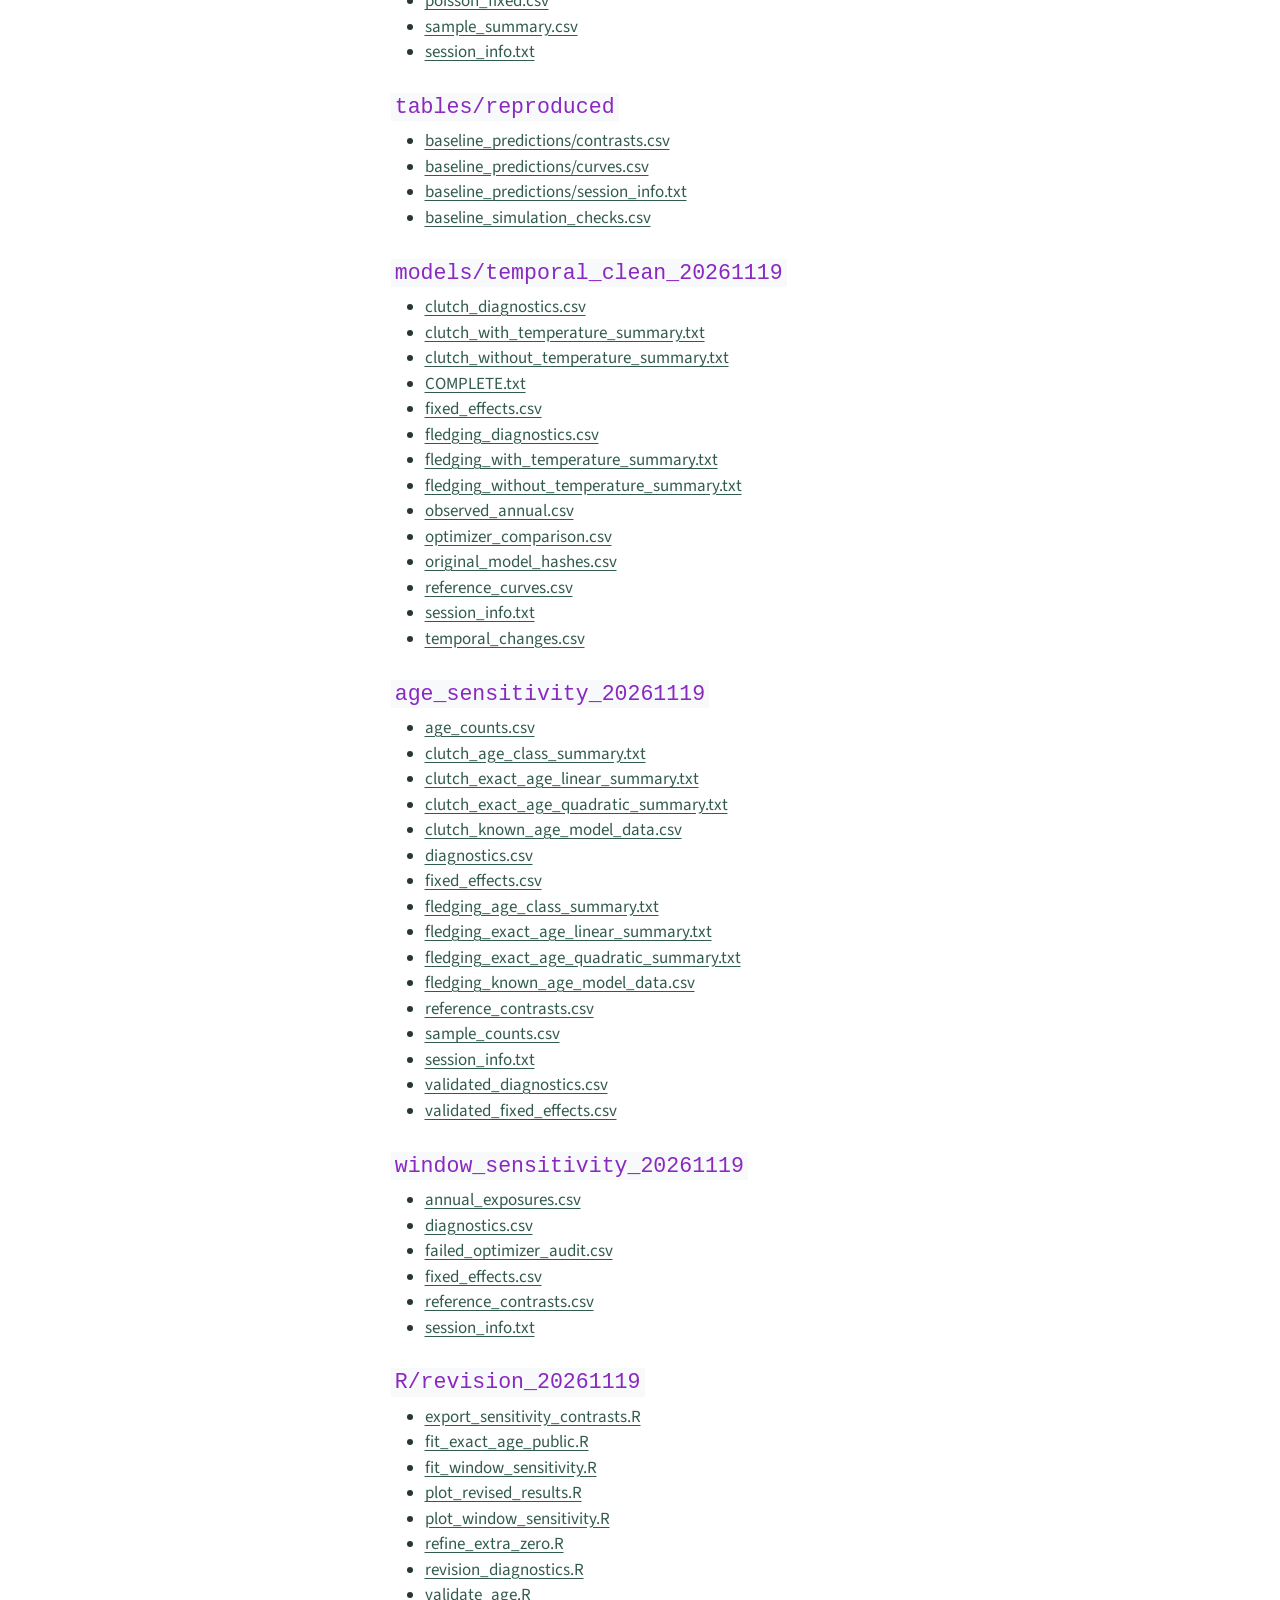
<file: docs/model_structure.html>
<!doctype html><html lang="en"><head><meta charset="utf-8"><meta http-equiv="refresh" content="0; url=revision_20261120.html#verification-and-limits"><title>Study analyses</title></head><body><p><a href="revision_20261120.html#verification-and-limits">Study analyses, figures and supplementary materials</a></p></body></html>
</file>
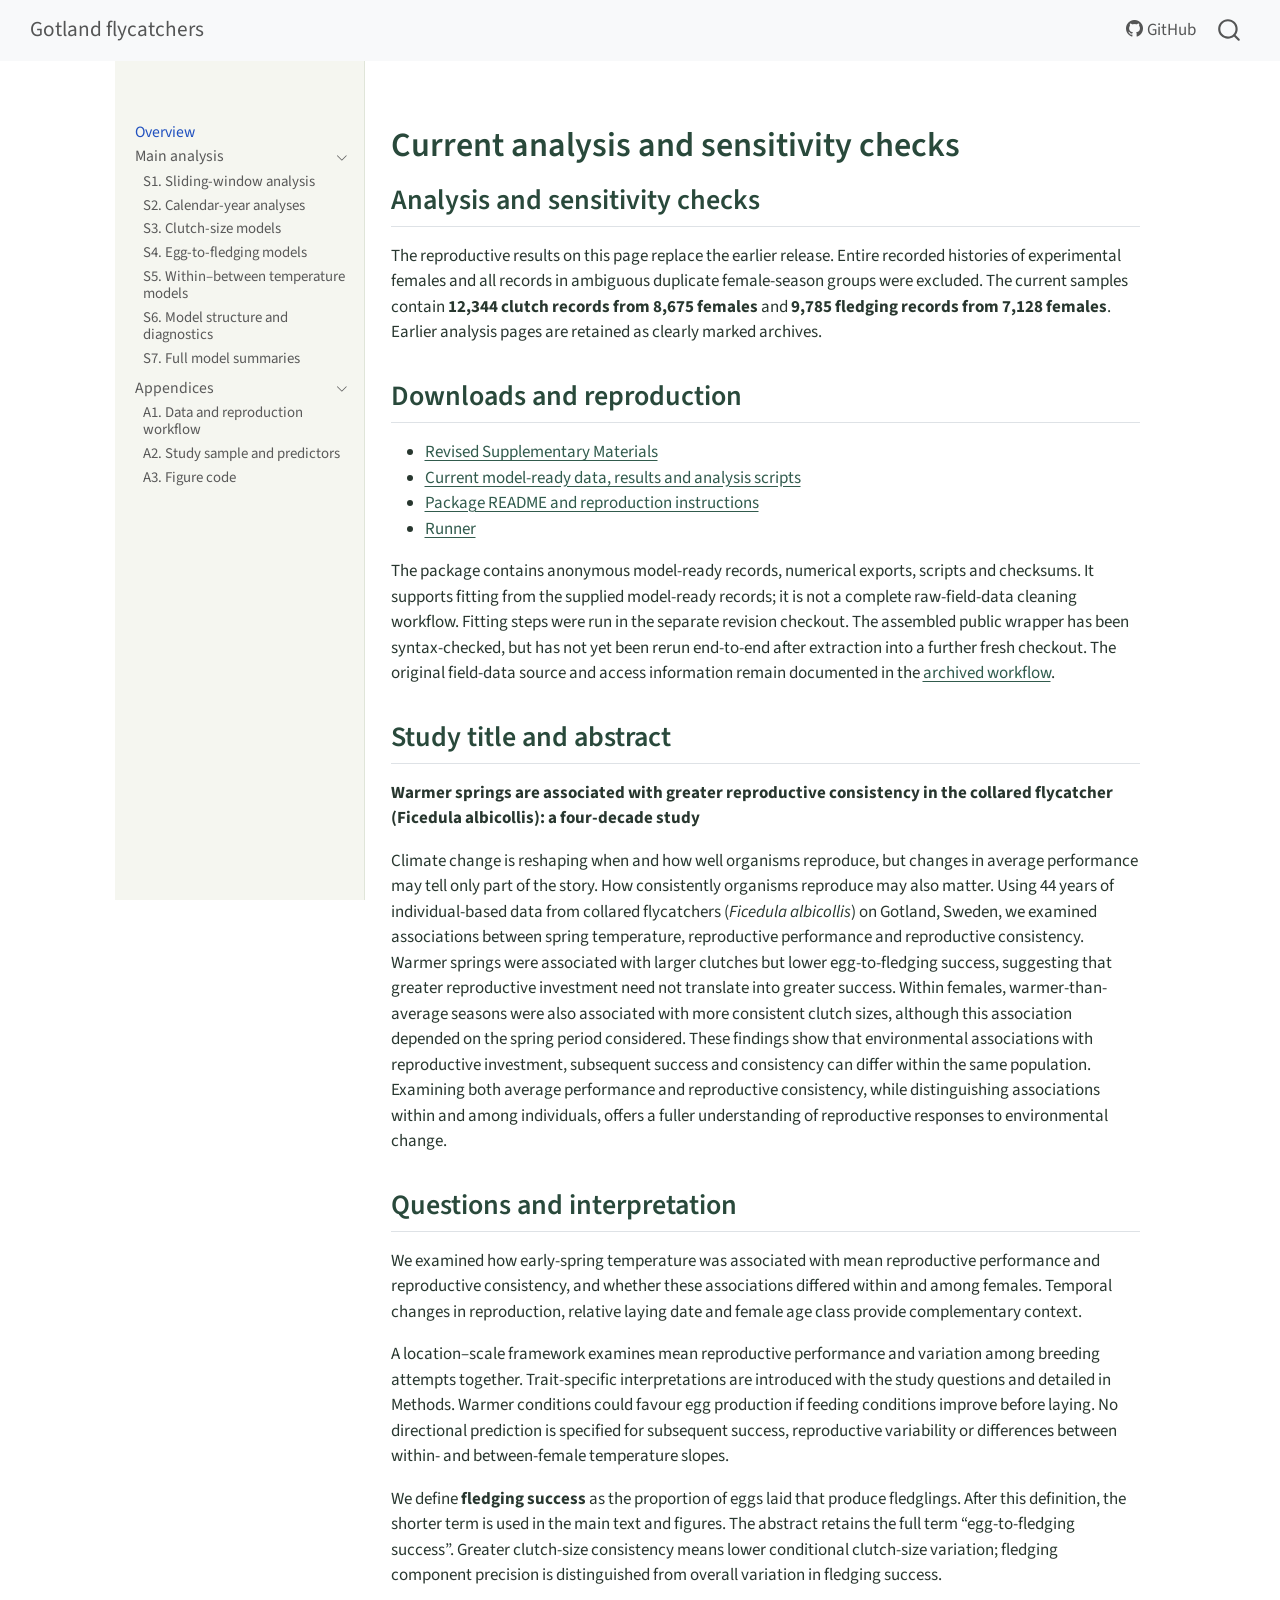
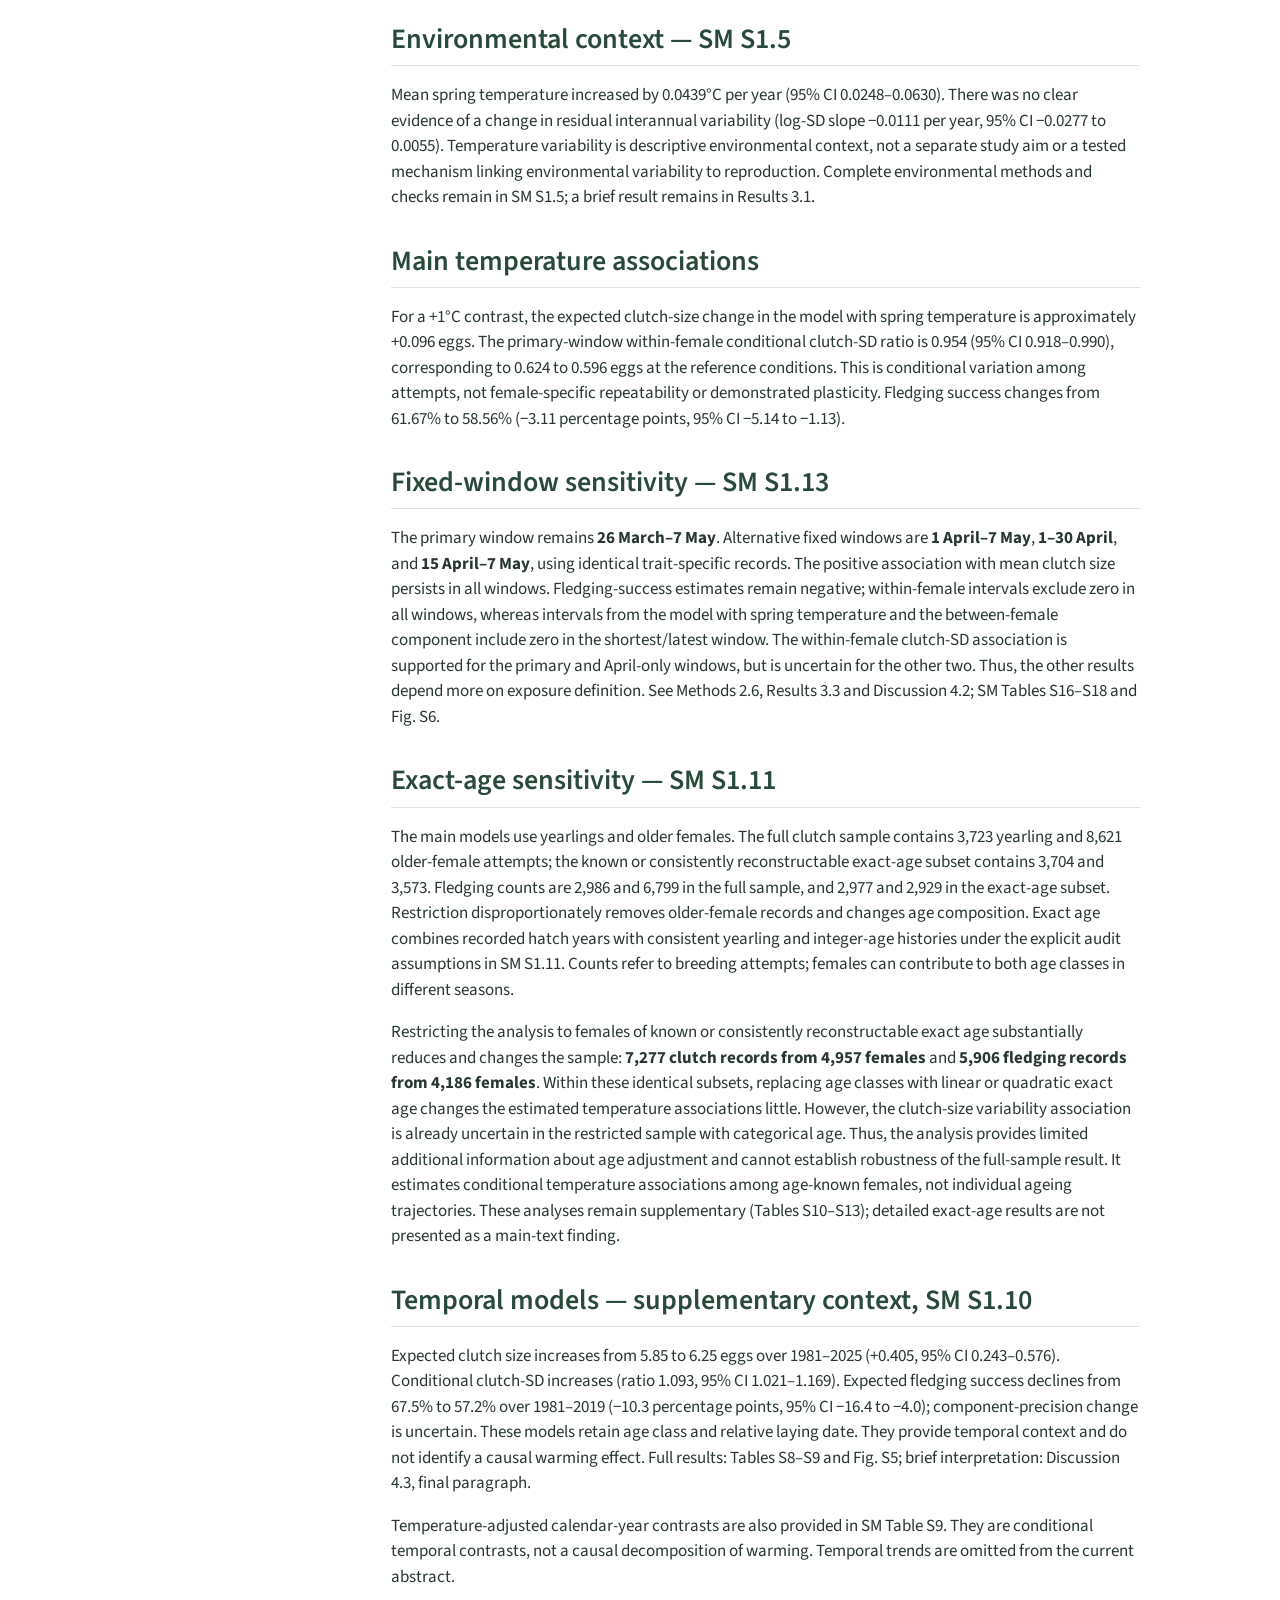
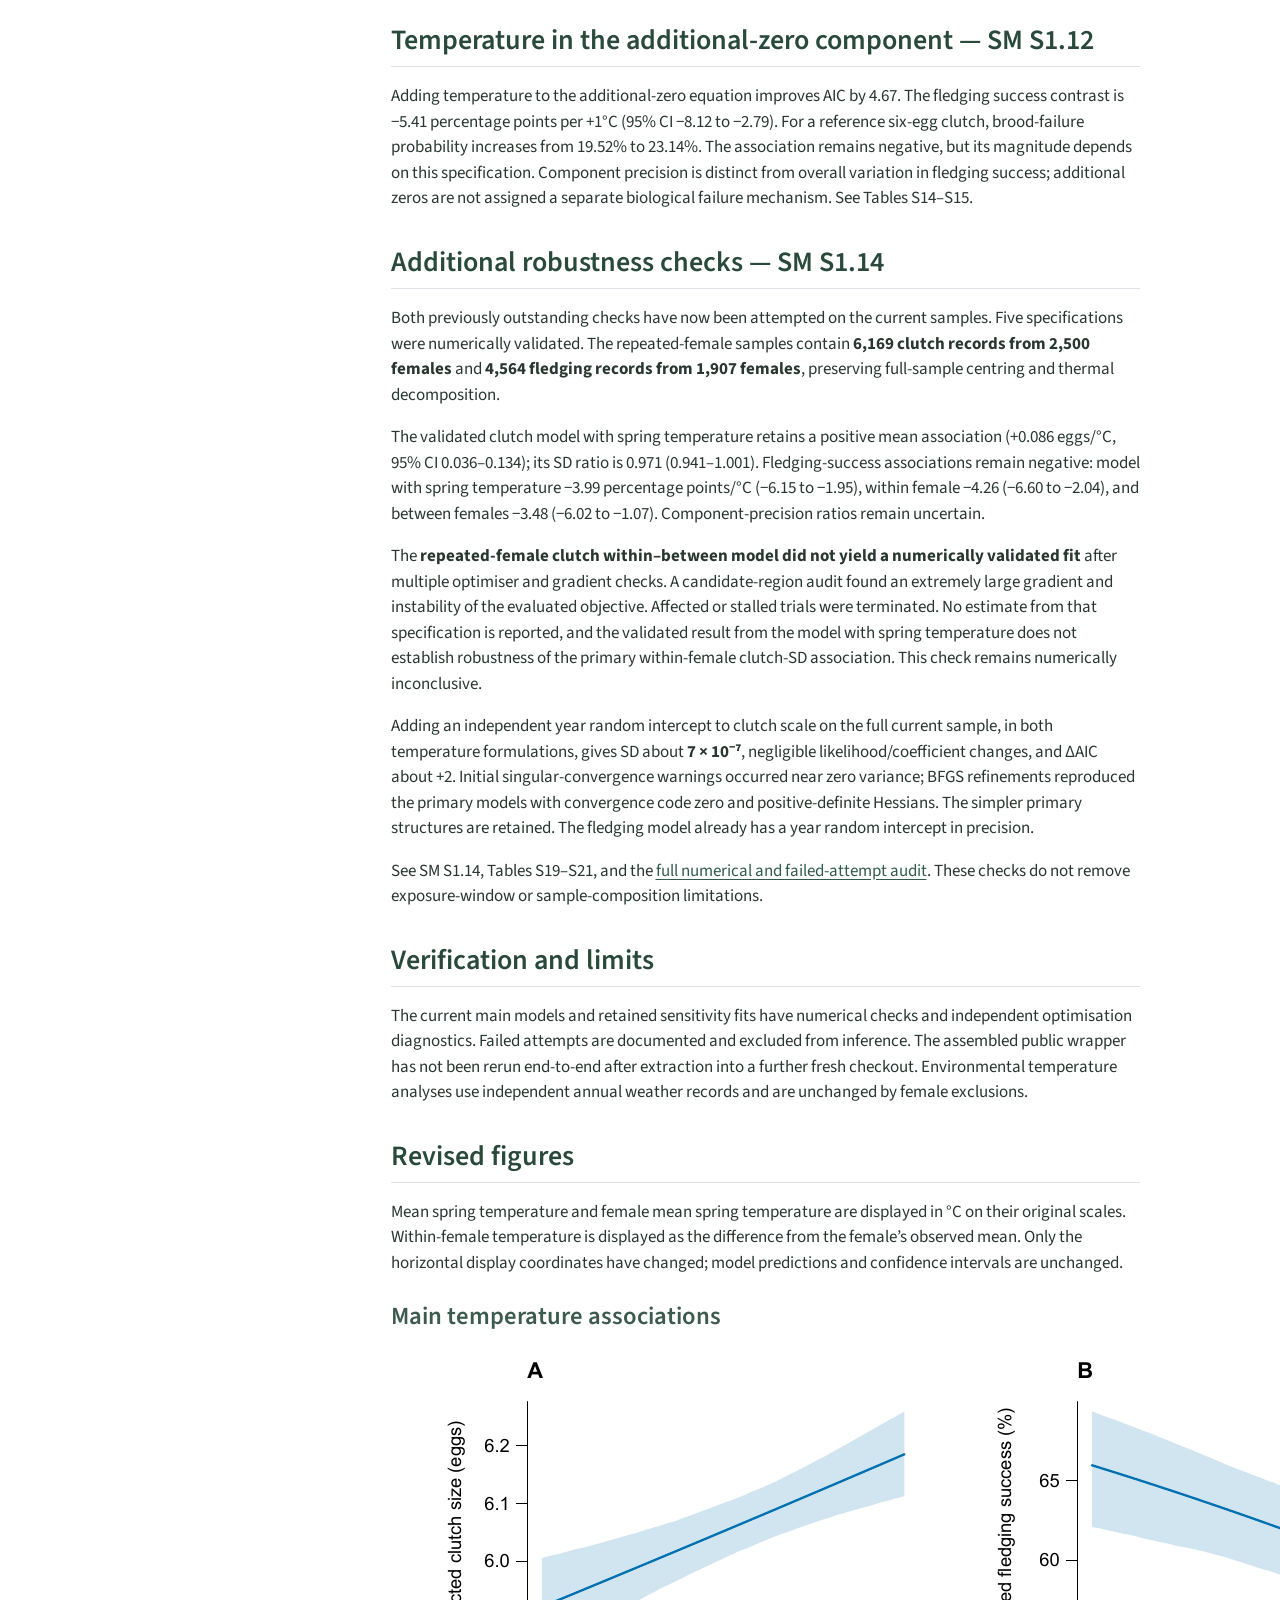
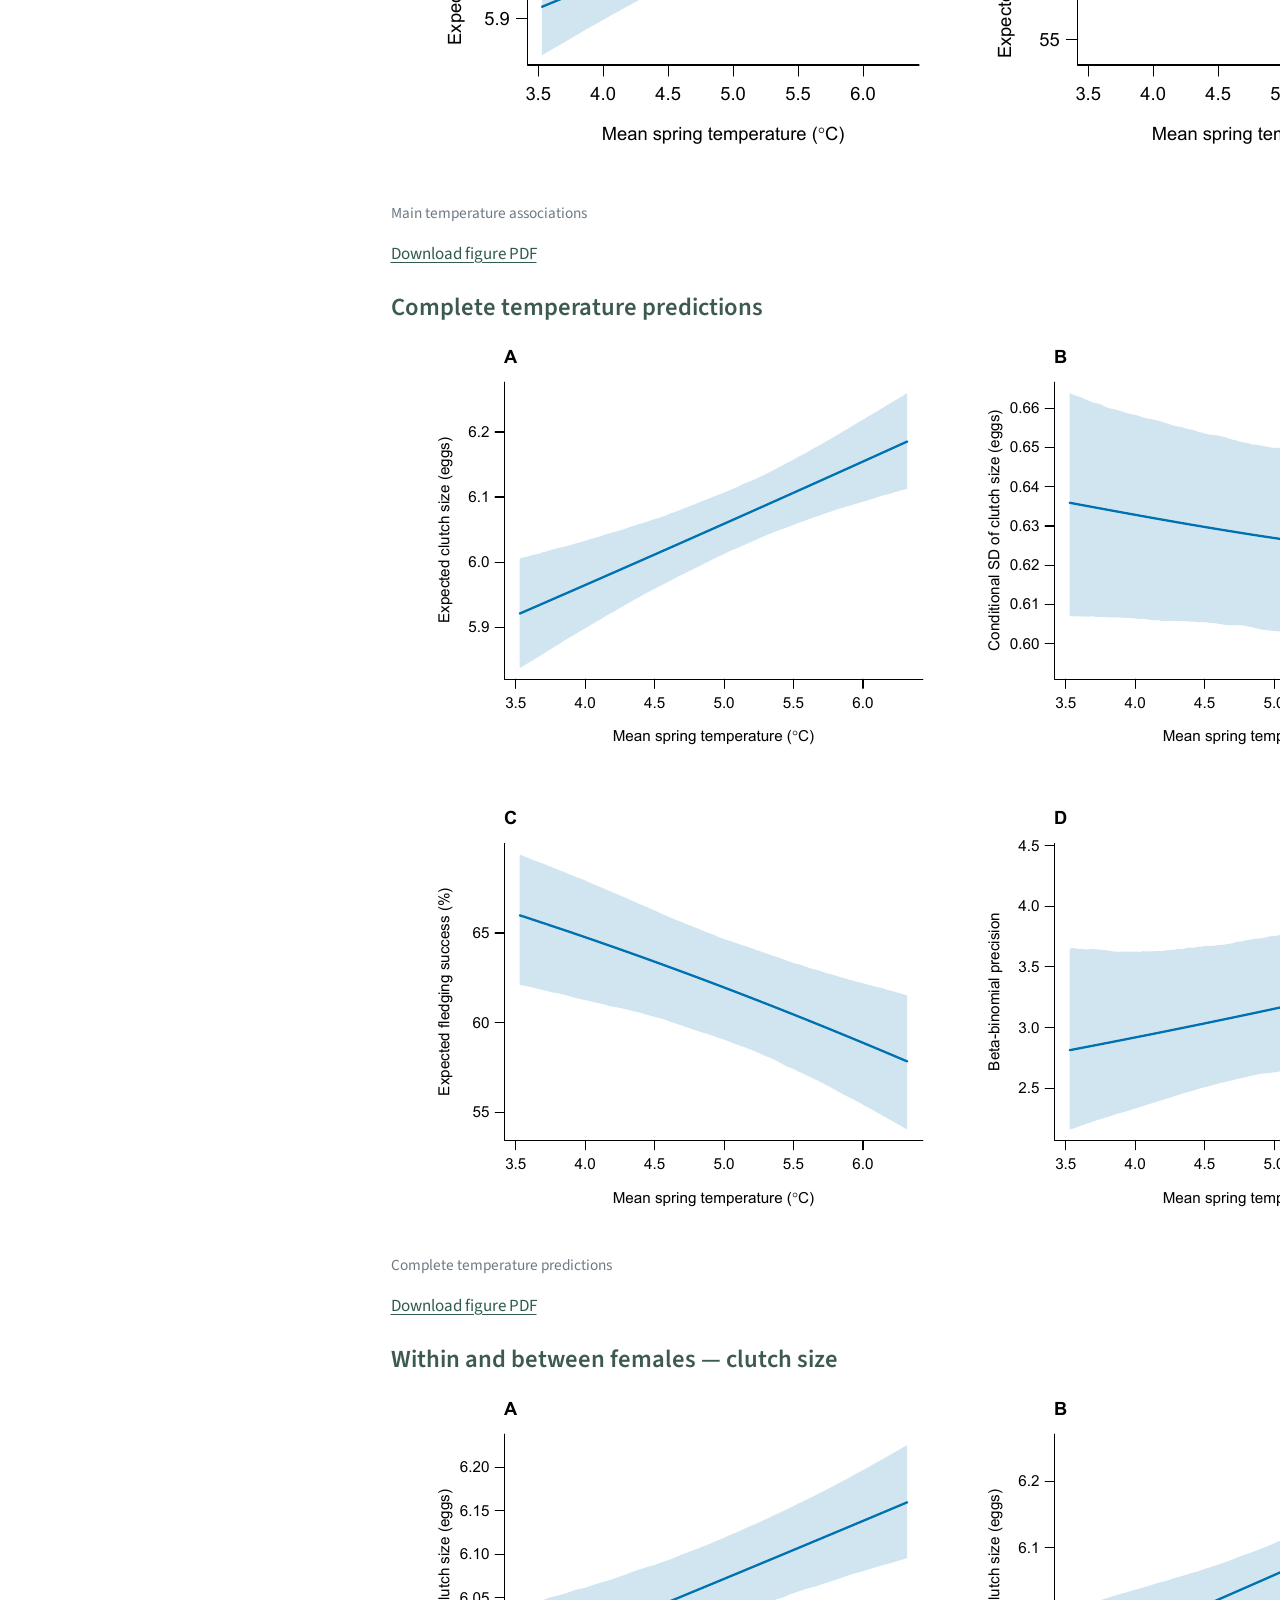
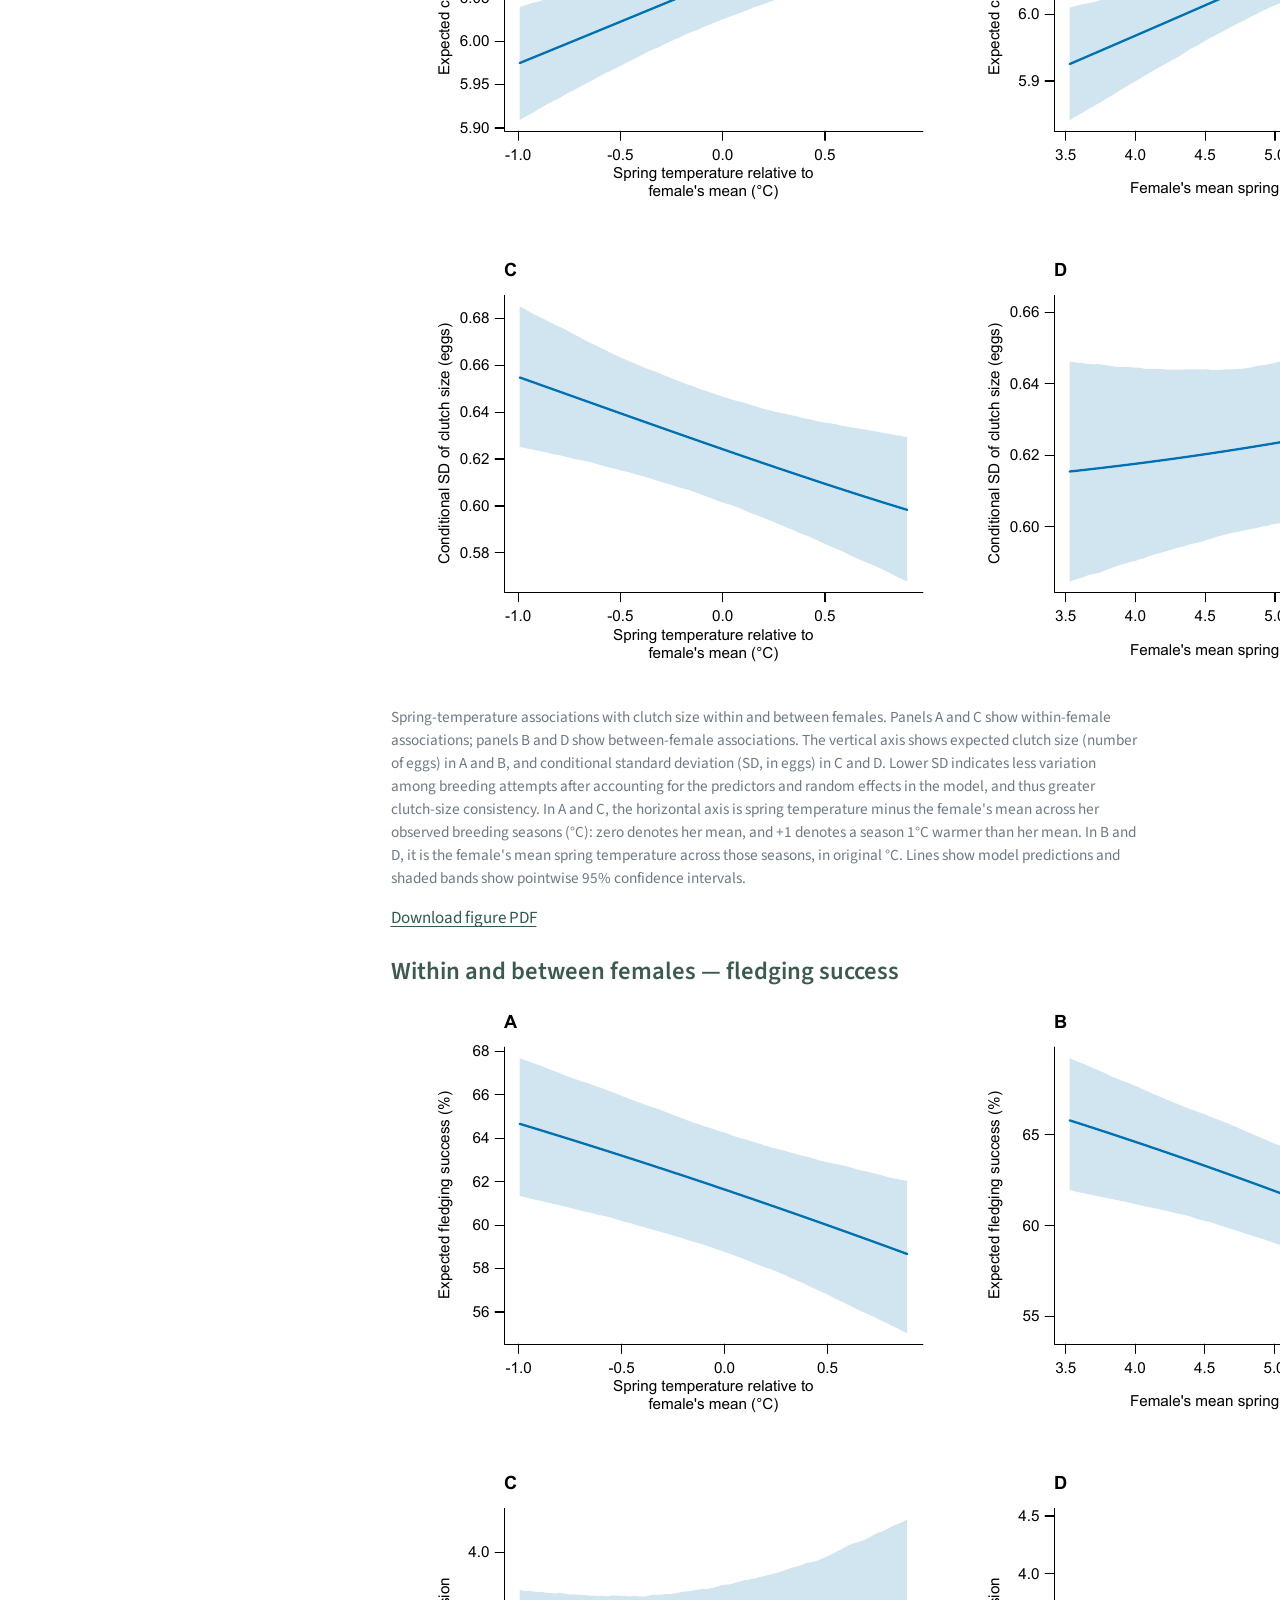
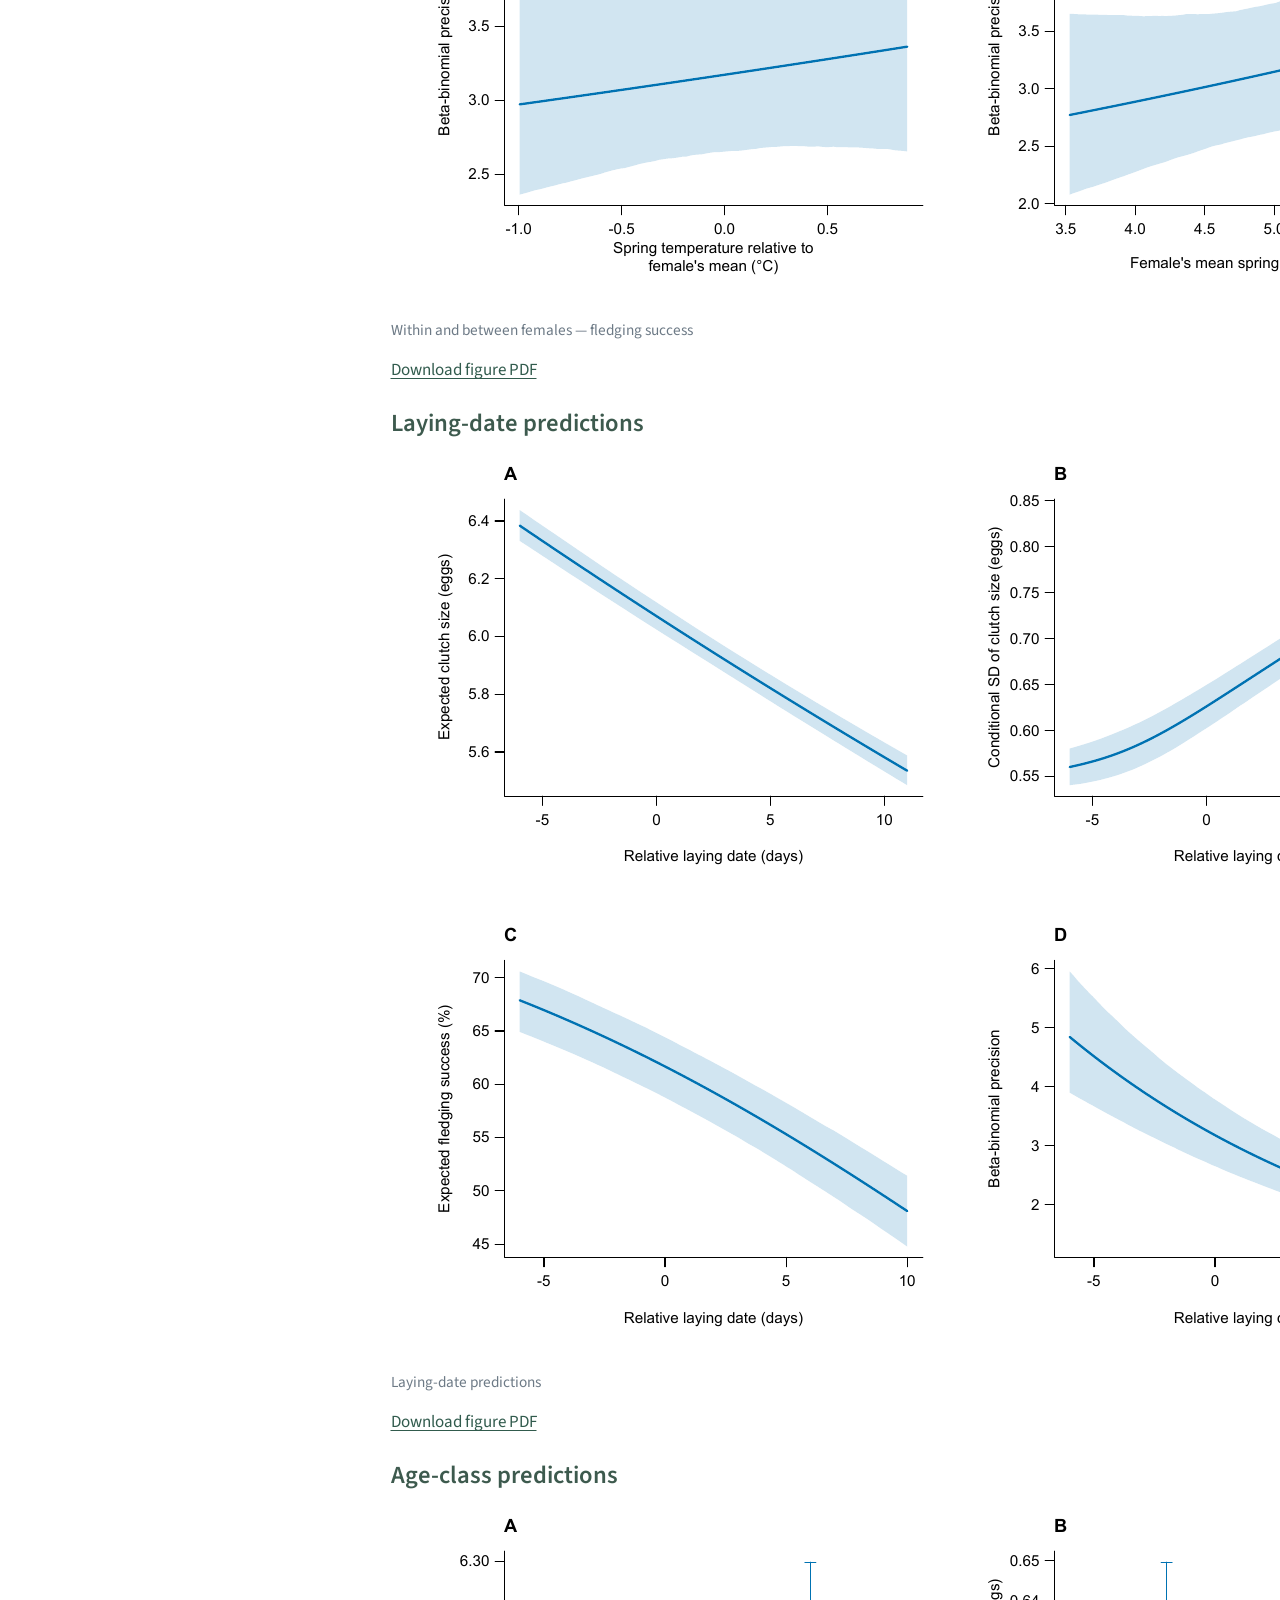
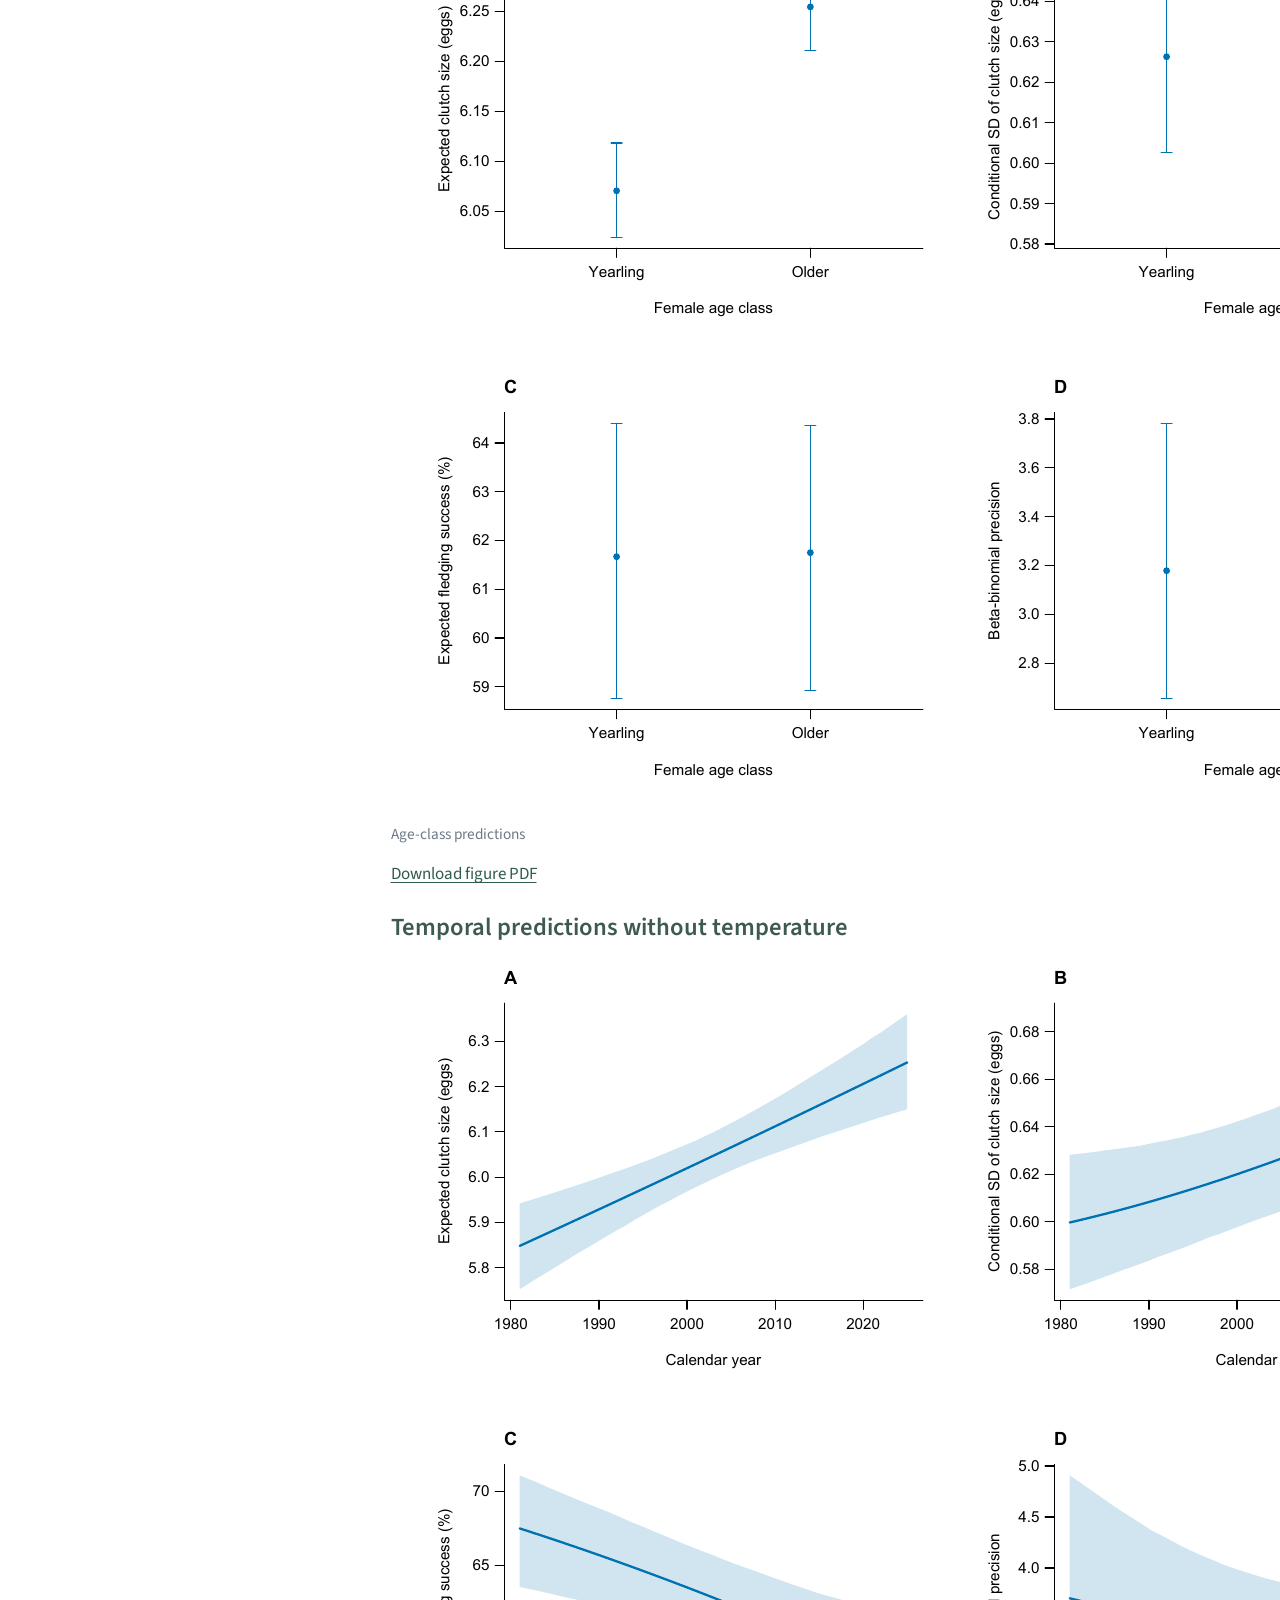
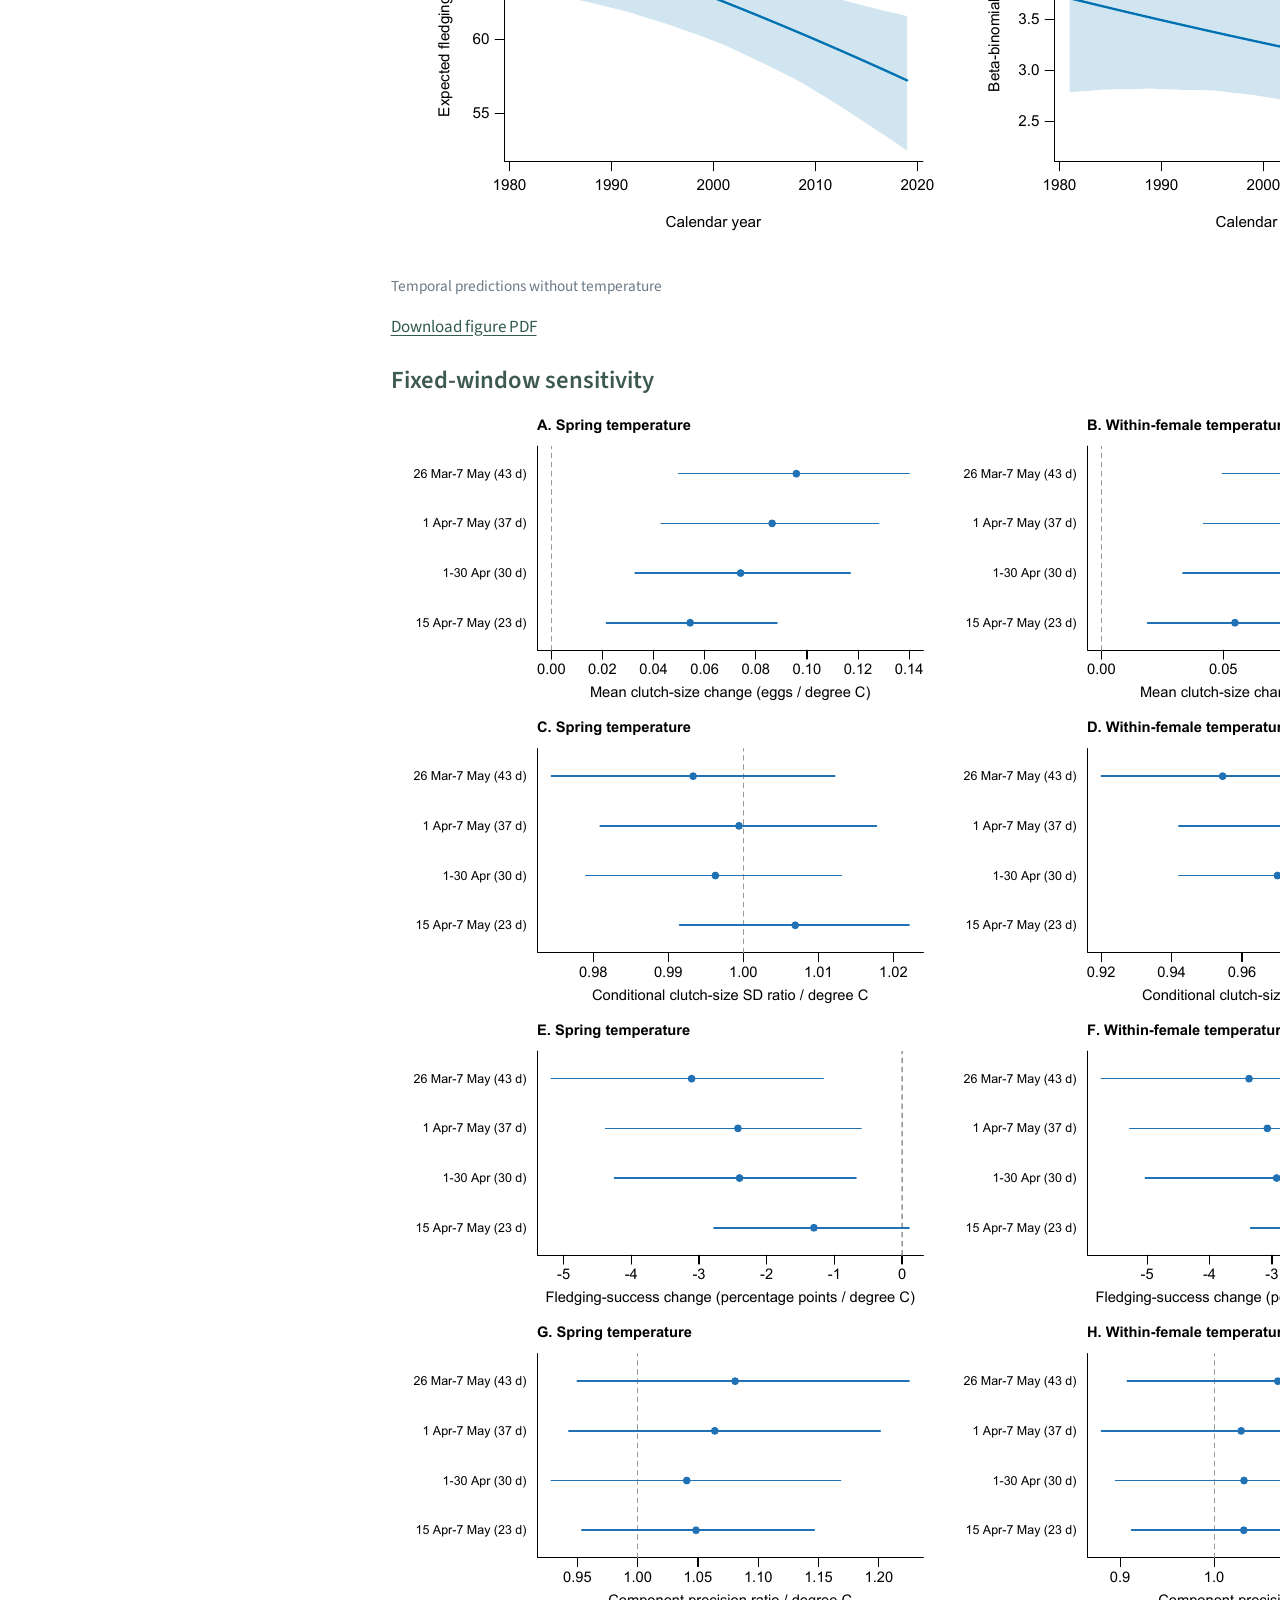
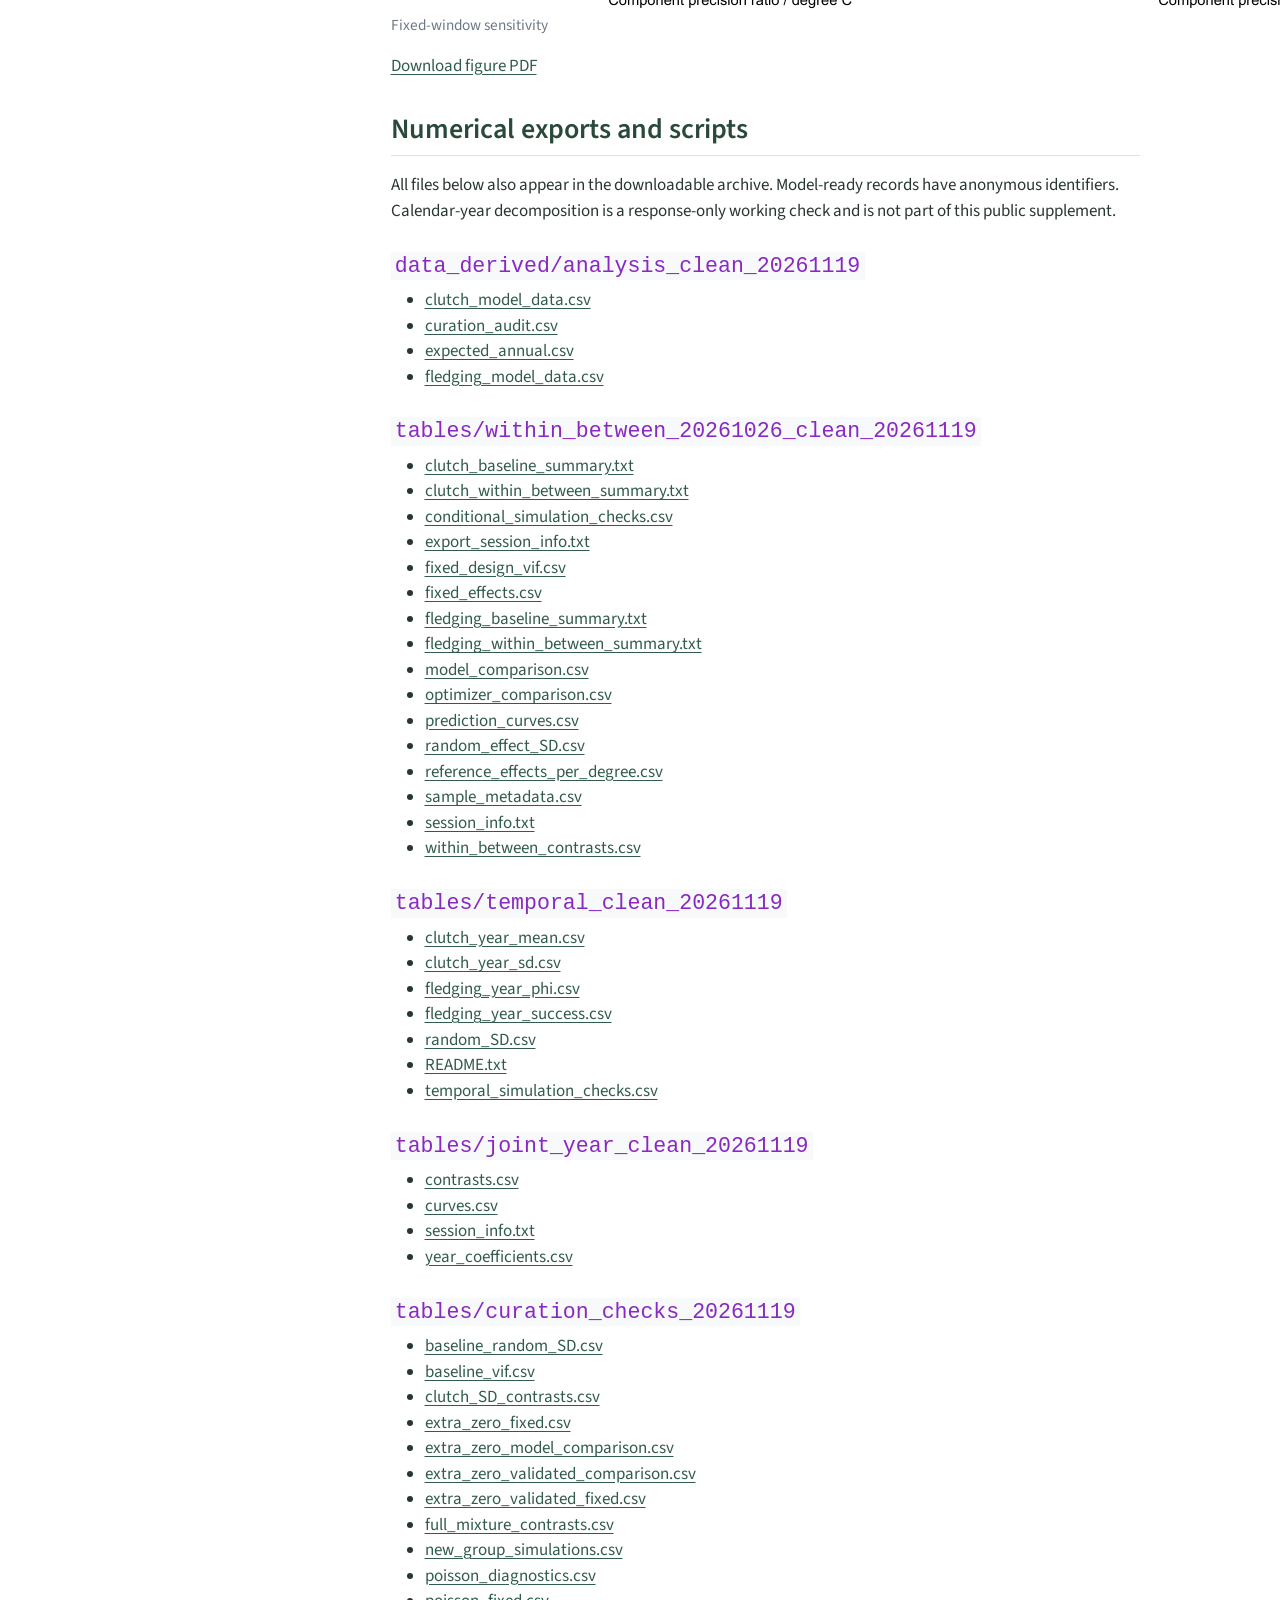
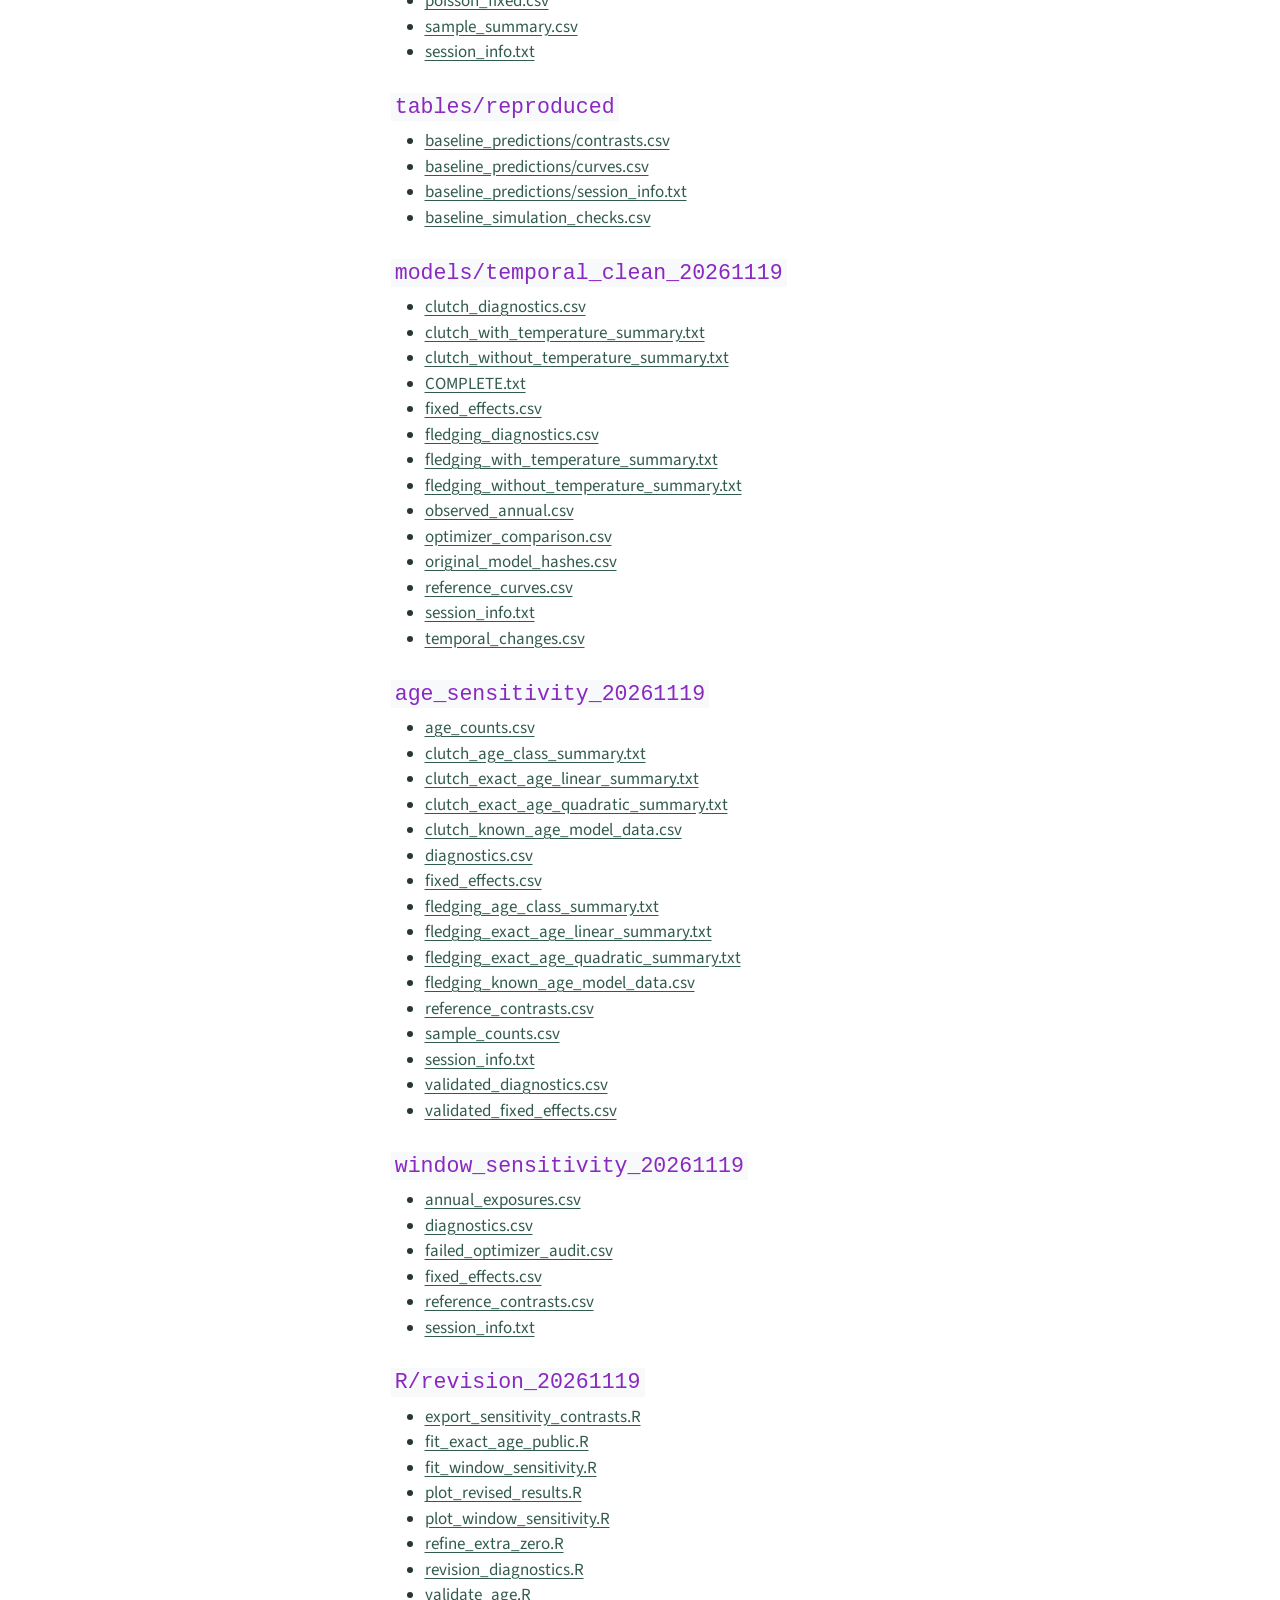
<file: docs/revision_20261120.html>
<!DOCTYPE html>
<html xmlns="http://www.w3.org/1999/xhtml" lang="en" xml:lang="en"><head>

<meta charset="utf-8">
<meta name="generator" content="quarto-1.10.19">

<meta name="viewport" content="width=device-width, initial-scale=1.0, user-scalable=yes">


<title>Current analysis and sensitivity checks — Gotland flycatchers</title>
<style>
/* Default styles provided by pandoc.
** See https://pandoc.org/MANUAL.html#variables-for-html for config info.
*/
span.smallcaps{font-variant: small-caps;}
div.columns{display: flex; gap: 1.5em;}
div.column{flex: auto;}
@media screen {
div.columns{gap: min(4vw, 1.5em);}
div.column{overflow-x: auto;}
}
div.hanging-indent{margin-left: 1.5em; text-indent: -1.5em;}
ul.task-list{list-style: none;}
ul.task-list li input[type="checkbox"] {
  width: 0.8em;
  margin: 0 0.8em 0.2em -1em; /* quarto-specific, see https://github.com/quarto-dev/quarto-cli/issues/4556 */
  vertical-align: middle;
}
</style>


<script src="site_libs/quarto-nav/quarto-nav.js"></script>
<script src="site_libs/clipboard/clipboard.min.js"></script>
<script src="site_libs/quarto-search/autocomplete.umd.js"></script>
<script src="site_libs/quarto-search/fuse.min.js"></script>
<script src="site_libs/quarto-search/quarto-search.js"></script>
<meta name="quarto:offset" content="./">
<link href="./climate_window.html" rel="next">
<script src="site_libs/quarto-html/quarto.js" type="module"></script>
<script src="site_libs/quarto-html/tabsets/tabsets.js" type="module"></script>
<script src="site_libs/quarto-html/popper.min.js"></script>
<script src="site_libs/quarto-html/tippy.umd.min.js"></script>
<script src="site_libs/quarto-html/anchor.min.js"></script>
<link href="site_libs/quarto-html/tippy.css" rel="stylesheet">
<link href="site_libs/quarto-html/quarto-syntax-highlighting-bf27225e3a48a9273f3daa8f8e829971.css" rel="stylesheet" id="quarto-text-highlighting-styles">
<script src="site_libs/bootstrap/bootstrap.min.js"></script>
<link href="site_libs/bootstrap/bootstrap-icons.css" rel="stylesheet">
<link href="site_libs/bootstrap/bootstrap-7ca5c87b2c3259e4a455bb1ab003b17b.min.css" rel="stylesheet" append-hash="true" id="quarto-bootstrap" data-mode="light">
<script id="quarto-search-options" type="application/json">{
  "location": "navbar",
  "copy-button": false,
  "collapse-after": 3,
  "panel-placement": "end",
  "type": "overlay",
  "limit": 50,
  "keyboard-shortcut": [
    "f",
    "/",
    "s"
  ],
  "show-item-context": false,
  "language": {
    "search-no-results-text": "No results",
    "search-matching-documents-text": "matching documents",
    "search-copy-link-title": "Copy link to search",
    "search-hide-matches-text": "Hide additional matches",
    "search-more-match-text": "more match in this document",
    "search-more-matches-text": "more matches in this document",
    "search-clear-button-title": "Clear",
    "search-text-placeholder": "",
    "search-detached-cancel-button-title": "Cancel",
    "search-submit-button-title": "Submit",
    "search-label": "Search"
  }
}</script>
<style>html{ scroll-behavior: smooth; }</style>


<link rel="stylesheet" href="styles.css">
</head>

<body class="nav-sidebar floating nav-fixed fullcontent quarto-light">

<div id="quarto-search-results"></div>
  <header id="quarto-header" class="headroom fixed-top">
    <nav class="navbar navbar-expand-lg " data-bs-theme="dark">
      <div class="navbar-container container-fluid">
      <div class="navbar-brand-container mx-auto">
    <a class="navbar-brand" href="./index.html">
    <span class="navbar-title">Gotland flycatchers</span>
    </a>
  </div>
            <div id="quarto-search" class="" title="Search"></div>
          <button class="navbar-toggler" type="button" data-bs-toggle="collapse" data-bs-target="#navbarCollapse" aria-controls="navbarCollapse" role="menu" aria-expanded="false" aria-label="Toggle navigation" onclick="if (window.quartoToggleHeadroom) { window.quartoToggleHeadroom(); }">
  <span class="navbar-toggler-icon"></span>
</button>
          <div class="collapse navbar-collapse" id="navbarCollapse">
            <ul class="navbar-nav navbar-nav-scroll ms-auto">
  <li class="nav-item">
    <a class="nav-link" href="https://github.com/anetaarct/thermal-conditions-reproduction-cf-publication"> <i class="bi bi-github" role="img">
</i>
<span class="menu-text">GitHub</span></a>
  </li>
</ul>
          </div> <!-- /navcollapse -->
            <div class="quarto-navbar-tools">
</div>
      </div> <!-- /container-fluid -->
    </nav>
  <nav class="quarto-secondary-nav">
    <div class="container-fluid d-flex">
      <button type="button" class="quarto-btn-toggle btn" data-bs-toggle="collapse" role="button" data-bs-target=".quarto-sidebar-collapse-item" aria-controls="quarto-sidebar" aria-expanded="false" aria-label="Toggle sidebar navigation" onclick="if (window.quartoToggleHeadroom) { window.quartoToggleHeadroom(); }">
        <i class="bi bi-layout-text-sidebar-reverse"></i>
      </button>
        <nav class="quarto-page-breadcrumbs" aria-label="breadcrumb"><ol class="breadcrumb"><li class="breadcrumb-item"><a href="./index.html">Overview</a></li></ol></nav>
        <a class="flex-grow-1" role="navigation" data-bs-toggle="collapse" data-bs-target=".quarto-sidebar-collapse-item" aria-controls="quarto-sidebar" aria-expanded="false" aria-label="Toggle sidebar navigation" onclick="if (window.quartoToggleHeadroom) { window.quartoToggleHeadroom(); }">
        </a>
      <button type="button" class="btn quarto-search-button" aria-label="Search" onclick="window.quartoOpenSearch();">
        <i class="bi bi-search"></i>
      </button>
    </div>
  </nav>
</header>
<!-- content -->
<div id="quarto-content" class="quarto-container page-columns page-rows-contents page-layout-article page-navbar">
<!-- sidebar -->
  <nav id="quarto-sidebar" class="sidebar collapse collapse-horizontal quarto-sidebar-collapse-item sidebar-navigation floating overflow-auto">
        <div class="mt-2 flex-shrink-0 align-items-center">
        <div class="sidebar-search">
        <div id="quarto-search" class="" title="Search"></div>
        </div>
        </div>
    <div class="sidebar-menu-container">
    <ul class="list-unstyled mt-1">
        <li class="sidebar-item">
  <div class="sidebar-item-container">
  <a href="./index.html" class="sidebar-item-text sidebar-link active">
 <span class="menu-text">Overview</span></a>
  </div>
</li>
        <li class="sidebar-item sidebar-item-section">
      <div class="sidebar-item-container">
            <a class="sidebar-item-text sidebar-link text-start" data-bs-toggle="collapse" data-bs-target="#quarto-sidebar-section-1" role="navigation" aria-expanded="true">
 <span class="menu-text">Main analysis</span></a>
          <a class="sidebar-item-toggle text-start" data-bs-toggle="collapse" data-bs-target="#quarto-sidebar-section-1" role="navigation" aria-expanded="true" aria-label="Toggle section">
            <i class="bi bi-chevron-right ms-2"></i>
          </a>
      </div>
      <ul id="quarto-sidebar-section-1" class="collapse list-unstyled sidebar-section depth1 show">
          <li class="sidebar-item">
  <div class="sidebar-item-container">
  <a href="./climate_window.html" class="sidebar-item-text sidebar-link">
 <span class="menu-text">S1. Sliding-window analysis</span></a>
  </div>
</li>
          <li class="sidebar-item">
  <div class="sidebar-item-container">
  <a href="./temporal_trends.html" class="sidebar-item-text sidebar-link">
 <span class="menu-text">S2. Calendar-year analyses</span></a>
  </div>
</li>
          <li class="sidebar-item">
  <div class="sidebar-item-container">
  <a href="./clutch_size.html" class="sidebar-item-text sidebar-link">
 <span class="menu-text">S3. Clutch-size models</span></a>
  </div>
</li>
          <li class="sidebar-item">
  <div class="sidebar-item-container">
  <a href="./fledging_success.html" class="sidebar-item-text sidebar-link">
 <span class="menu-text">S4. Egg-to-fledging models</span></a>
  </div>
</li>
          <li class="sidebar-item">
  <div class="sidebar-item-container">
  <a href="./within_between.html" class="sidebar-item-text sidebar-link">
 <span class="menu-text">S5. Within–between temperature models</span></a>
  </div>
</li>
          <li class="sidebar-item">
  <div class="sidebar-item-container">
  <a href="./model_structure.html" class="sidebar-item-text sidebar-link">
 <span class="menu-text">S6. Model structure and diagnostics</span></a>
  </div>
</li>
          <li class="sidebar-item">
  <div class="sidebar-item-container">
  <a href="./full_summaries.html" class="sidebar-item-text sidebar-link">
 <span class="menu-text">S7. Full model summaries</span></a>
  </div>
</li>
      </ul>
  </li>
        <li class="sidebar-item sidebar-item-section">
      <div class="sidebar-item-container">
            <a class="sidebar-item-text sidebar-link text-start" data-bs-toggle="collapse" data-bs-target="#quarto-sidebar-section-2" role="navigation" aria-expanded="true">
 <span class="menu-text">Appendices</span></a>
          <a class="sidebar-item-toggle text-start" data-bs-toggle="collapse" data-bs-target="#quarto-sidebar-section-2" role="navigation" aria-expanded="true" aria-label="Toggle section">
            <i class="bi bi-chevron-right ms-2"></i>
          </a>
      </div>
      <ul id="quarto-sidebar-section-2" class="collapse list-unstyled sidebar-section depth1 show">
          <li class="sidebar-item">
  <div class="sidebar-item-container">
  <a href="./workflow.html" class="sidebar-item-text sidebar-link">
 <span class="menu-text">A1. Data and reproduction workflow</span></a>
  </div>
</li>
          <li class="sidebar-item">
  <div class="sidebar-item-container">
  <a href="./data_preparation.html" class="sidebar-item-text sidebar-link">
 <span class="menu-text">A2. Study sample and predictors</span></a>
  </div>
</li>
          <li class="sidebar-item">
  <div class="sidebar-item-container">
  <a href="./figure_code.html" class="sidebar-item-text sidebar-link">
 <span class="menu-text">A3. Figure code</span></a>
  </div>
</li>
      </ul>
  </li>
    </ul>
    </div>
</nav>
<div id="quarto-sidebar-glass" class="quarto-sidebar-collapse-item" data-bs-toggle="collapse" data-bs-target=".quarto-sidebar-collapse-item"></div>
<!-- margin-sidebar -->

<!-- main -->
<main class="content" id="quarto-document-content"><h1>Current analysis and sensitivity checks</h1><section id="current-current-analysis-20-november-2026"
class="callout-important">
<h2>Analysis and sensitivity checks</h2>
<p>The reproductive results on this page replace the earlier release.
Entire recorded histories of experimental females and all records in
ambiguous duplicate female-season groups were excluded. The current
samples contain <strong>12,344 clutch records from 8,675
females</strong> and <strong>9,785 fledging records from 7,128
females</strong>. Earlier analysis pages are retained as clearly marked
archives.</p>
</section>
<h2 id="downloads-and-reproduction">Downloads and reproduction</h2>
<ul>
<li><a href="revision_20261120/Supplement_20261120.pdf">Revised
Supplementary Materials</a></li>
<li><a
href="revision_20261120/Supplementary_Data_20261119.zip">Current
model-ready data, results and analysis scripts</a></li>
<li><a href="revision_20261120/analysis/README.txt">Package README and
reproduction instructions</a></li>
<li><a
href="revision_20261120/analysis/run_revision_from_public_data.R">Runner</a></li>
</ul>
<p>The package contains anonymous model-ready records, numerical
exports, scripts and checksums. It supports fitting from the supplied
model-ready records; it is not a complete raw-field-data cleaning
workflow. Fitting steps were run in the separate revision checkout. The
assembled public wrapper has been syntax-checked, but has not yet been
rerun end-to-end after extraction into a further fresh checkout. The
original field-data source and access information remain documented in
the <a href="workflow.html#data-origin">archived workflow</a>.</p>
<h2 id="study-title-and-abstract">Study title and abstract</h2>
<p><strong>Warmer springs are associated with greater reproductive
consistency in the collared flycatcher (Ficedula albicollis): a
four-decade study</strong></p>
<p>Climate change is reshaping when and how well organisms reproduce, but changes in average performance may tell only part of the story. How consistently organisms reproduce may also matter. Using 44 years of individual-based data from collared flycatchers (<em>Ficedula albicollis</em>) on Gotland, Sweden, we examined associations between spring temperature, reproductive performance and reproductive consistency. Warmer springs were associated with larger clutches but lower egg-to-fledging success, suggesting that greater reproductive investment need not translate into greater success. Within females, warmer-than-average seasons were also associated with more consistent clutch sizes, although this association depended on the spring period considered. These findings show that environmental associations with reproductive investment, subsequent success and consistency can differ within the same population. Examining both average performance and reproductive consistency, while distinguishing associations within and among individuals, offers a fuller understanding of reproductive responses to environmental change.</p>
<h2 id="questions-and-interpretation">Questions and interpretation</h2>
<p>We examined how early-spring temperature was associated with mean
reproductive performance and reproductive consistency, and whether these
associations differed within and among females. Temporal changes in
reproduction, relative laying date and female age class provide
complementary context.</p>
<p>A location–scale framework examines mean reproductive performance and
variation among breeding attempts together. Trait-specific
interpretations are introduced with the study questions and detailed in
Methods. Warmer conditions could favour egg production if feeding
conditions improve before laying. No directional prediction is specified
for subsequent success, reproductive variability or differences between
within- and between-female temperature slopes.</p>
<p>We define <strong>fledging success</strong> as the proportion of eggs
laid that produce fledglings. After this definition, the shorter term is
used in the main text and figures. The abstract retains the full term
“egg-to-fledging success”. Greater clutch-size consistency means lower
conditional clutch-size variation; fledging component precision is
distinguished from overall variation in fledging success.</p>
<h2 id="environmental-context-sm-s1.5">Environmental context — SM
S1.5</h2>
<p>Mean spring temperature increased by 0.0439°C per year (95% CI
0.0248–0.0630). There was no clear evidence of a change in residual
interannual variability (log-SD slope −0.0111 per year, 95% CI −0.0277
to 0.0055). Temperature variability is descriptive environmental
context, not a separate study aim or a tested mechanism linking
environmental variability to reproduction. Complete environmental
methods and checks remain in SM S1.5; a brief result remains in Results
3.1.</p>
<h2 id="main-temperature-associations">Main temperature
associations</h2>
<p>For a +1°C contrast, the expected clutch-size change in the model with spring temperature is
approximately +0.096 eggs. The primary-window within-female conditional
clutch-SD ratio is 0.954 (95% CI 0.918–0.990), corresponding to 0.624 to
0.596 eggs at the reference conditions. This is conditional variation
among attempts, not female-specific repeatability or demonstrated
plasticity. Fledging success changes from 61.67% to 58.56% (−3.11
percentage points, 95% CI −5.14 to −1.13).</p>
<h2 id="fixed-window-sensitivity-sm-s1.13">Fixed-window sensitivity — SM
S1.13</h2>
<p>The primary window remains <strong>26 March–7 May</strong>.
Alternative fixed windows are <strong>1 April–7 May</strong>,
<strong>1–30 April</strong>, and <strong>15 April–7 May</strong>, using
identical trait-specific records. The positive association
with mean clutch size persists in all windows. Fledging-success
estimates remain negative; within-female intervals exclude zero in all
windows, whereas intervals from the model with spring temperature and the between-female component include zero in the
shortest/latest window. The within-female clutch-SD association is
supported for the primary and April-only windows, but is uncertain for
the other two. Thus, the other results depend more on exposure
definition. See Methods 2.6, Results 3.3 and Discussion 4.2; SM Tables
S16–S18 and Fig. S6.</p>
<h2 id="exact-age-sensitivity-sm-s1.11">Exact-age sensitivity — SM
S1.11</h2>
<p>The main models use yearlings and older females. The full clutch
sample contains 3,723 yearling and 8,621 older-female attempts; the
known or consistently reconstructable exact-age subset contains 3,704
and 3,573. Fledging counts are 2,986 and 6,799 in the full sample, and
2,977 and 2,929 in the exact-age subset. Restriction disproportionately
removes older-female records and changes age composition. Exact age
combines recorded hatch years with consistent yearling and integer-age
histories under the explicit audit assumptions in SM S1.11. Counts refer
to breeding attempts; females can contribute to both age classes in
different seasons.</p>
<p>Restricting the analysis to females of known or consistently
reconstructable exact age substantially reduces and changes the sample:
<strong>7,277 clutch records from 4,957 females</strong> and
<strong>5,906 fledging records from 4,186 females</strong>. Within these
identical subsets, replacing age classes with linear or quadratic exact
age changes the estimated temperature associations little. However, the
clutch-size variability association is already uncertain in the
restricted sample with categorical age. Thus, the analysis provides
limited additional information about age adjustment and cannot establish
robustness of the full-sample result. It estimates conditional
temperature associations among age-known females, not individual ageing
trajectories. These analyses remain supplementary (Tables S10–S13);
detailed exact-age results are not presented as a main-text finding.</p>
<h2 id="temporal-models-supplementary-context-sm-s1.10">Temporal models
— supplementary context, SM S1.10</h2>
<p>Expected clutch size increases from 5.85 to 6.25 eggs over 1981–2025
(+0.405, 95% CI 0.243–0.576). Conditional clutch-SD increases (ratio
1.093, 95% CI 1.021–1.169). Expected fledging success declines from
67.5% to 57.2% over 1981–2019 (−10.3 percentage points, 95% CI −16.4 to
−4.0); component-precision change is uncertain. These models retain age
class and relative laying date. They provide temporal context and do not
identify a causal warming effect. Full results: Tables S8–S9 and Fig.
S5; brief interpretation: Discussion 4.3, final paragraph.</p>
<p>Temperature-adjusted calendar-year contrasts are also provided in SM
Table S9. They are conditional temporal contrasts, not a causal
decomposition of warming. Temporal trends are omitted from the current
abstract.</p>
<h2
id="temperature-in-the-additional-zero-component-sm-s1.12">Temperature
in the additional-zero component — SM S1.12</h2>
<p>Adding temperature to the additional-zero equation improves AIC by
4.67. The fledging success contrast is −5.41 percentage points per +1°C
(95% CI −8.12 to −2.79). For a reference six-egg clutch, brood-failure
probability increases from 19.52% to 23.14%. The association remains
negative, but its magnitude depends on this specification. Component
precision is distinct from overall variation in fledging success;
additional zeros are not assigned a separate biological failure
mechanism. See Tables S14–S15.</p>
<h2 id="additional-robustness-checks-sm-s1.14">Additional robustness
checks — SM S1.14</h2>
<p>Both previously outstanding checks have now been attempted on the
current samples. Five specifications were numerically validated. The
repeated-female samples contain <strong>6,169 clutch records from 2,500
females</strong> and <strong>4,564 fledging records from 1,907
females</strong>, preserving full-sample centring and thermal
decomposition.</p>
<p>The validated clutch model with spring temperature retains a positive mean association
(+0.086 eggs/°C, 95% CI 0.036–0.134); its SD ratio is 0.971
(0.941–1.001). Fledging-success associations remain negative: model with spring temperature
−3.99 percentage points/°C (−6.15 to −1.95), within female −4.26 (−6.60
to −2.04), and between females −3.48 (−6.02 to −1.07).
Component-precision ratios remain uncertain.</p>
<p>The <strong>repeated-female clutch within–between model did not yield
a numerically validated fit</strong> after multiple optimiser and
gradient checks. A candidate-region audit found an extremely large
gradient and instability of the evaluated objective. Affected or stalled
trials were terminated. No estimate from that specification is reported,
and the validated result from the model with spring temperature does not establish robustness of the
primary within-female clutch-SD association. This check remains
numerically inconclusive.</p>
<p>Adding an independent year random intercept to clutch scale on the
full current sample, in both temperature formulations, gives SD about
<strong>7 × 10⁻⁷</strong>, negligible likelihood/coefficient changes,
and ΔAIC about +2. Initial singular-convergence warnings occurred near
zero variance; BFGS refinements reproduced the primary models with
convergence code zero and positive-definite Hessians. The simpler
primary structures are retained. The fledging model already has a year
random intercept in precision.</p>
<p>See SM S1.14, Tables S19–S21, and the <a
href="revision_20261120/analysis/remaining_robustness_20261120/README.txt">full
numerical and failed-attempt audit</a>. These checks do not remove
exposure-window or sample-composition limitations.</p>
<h2 id="verification-and-limits">Verification and limits</h2>
<p>The current main models and retained sensitivity fits have
numerical checks and independent optimisation diagnostics. Failed
attempts are documented and excluded from inference. The assembled
public wrapper has not been rerun end-to-end after extraction into a
further fresh checkout. Environmental temperature analyses use
independent annual weather records and are unchanged by female
exclusions.</p>
<h2 id="revised-figures">Revised figures</h2><p>Mean spring temperature and female mean spring temperature are displayed in °C on their original scales. Within-female temperature is displayed as the difference from the female’s observed mean. Only the horizontal display coordinates have changed; model predictions and confidence intervals are unchanged.</p>
<h3 id="main-temperature-associations-1">Main temperature
associations</h3>
<figure>
<img src="revision_20261120/Fig_temperature_main_20261119.png"
alt="Main temperature associations" />
<figcaption aria-hidden="true">Main temperature
associations</figcaption>
</figure>
<p><a
href="revision_20261120/Fig_temperature_main_20261119.pdf">Download
figure PDF</a></p>
<h3 id="complete-temperature-predictions">Complete temperature
predictions</h3>
<figure>
<img src="revision_20261120/Fig_temperature_full_20261119.png"
alt="Complete temperature predictions" />
<figcaption aria-hidden="true">Complete temperature
predictions</figcaption>
</figure>
<p><a
href="revision_20261120/Fig_temperature_full_20261119.pdf">Download
figure PDF</a></p>
<h3 id="within-and-between-females-clutch-size">Within and between
females — clutch size</h3>
<figure>
<img src="revision_20261120/Fig_within_between_clutch_20261119.png"
alt="Within and between females — clutch size" />
<figcaption>Spring-temperature associations with clutch size within and between females. Panels A and C show within-female associations; panels B and D show between-female associations. The vertical axis shows expected clutch size (number of eggs) in A and B, and conditional standard deviation (SD, in eggs) in C and D. Lower SD indicates less variation among breeding attempts after accounting for the predictors and random effects in the model, and thus greater clutch-size consistency. In A and C, the horizontal axis is spring temperature minus the female's mean across her observed breeding seasons (°C): zero denotes her mean, and +1 denotes a season 1°C warmer than her mean. In B and D, it is the female's mean spring temperature across those seasons, in original °C. Lines show model predictions and shaded bands show pointwise 95% confidence intervals.</figcaption>
</figure>
<p><a
href="revision_20261120/Fig_within_between_clutch_20261119.pdf">Download
figure PDF</a></p>
<h3 id="within-and-between-females-fledging-success">Within and between
females — fledging success</h3>
<figure>
<img src="revision_20261120/Fig_within_between_fledging_20261119.png"
alt="Within and between females — fledging success" />
<figcaption aria-hidden="true">Within and between females — fledging
success</figcaption>
</figure>
<p><a
href="revision_20261120/Fig_within_between_fledging_20261119.pdf">Download
figure PDF</a></p>
<h3 id="laying-date-predictions">Laying-date predictions</h3>
<figure>
<img src="revision_20261120/Fig_laying_date_20261119.png"
alt="Laying-date predictions" />
<figcaption aria-hidden="true">Laying-date predictions</figcaption>
</figure>
<p><a href="revision_20261120/Fig_laying_date_20261119.pdf">Download
figure PDF</a></p>
<h3 id="age-class-predictions">Age-class predictions</h3>
<figure>
<img src="revision_20261120/Fig_age_class_20261119.png"
alt="Age-class predictions" />
<figcaption aria-hidden="true">Age-class predictions</figcaption>
</figure>
<p><a href="revision_20261120/Fig_age_class_20261119.pdf">Download
figure PDF</a></p>
<h3 id="temporal-predictions-without-temperature">Temporal predictions
without temperature</h3>
<figure>
<img
src="revision_20261120/Fig_temporal_without_temperature_20261119.png"
alt="Temporal predictions without temperature" />
<figcaption aria-hidden="true">Temporal predictions without
temperature</figcaption>
</figure>
<p><a
href="revision_20261120/Fig_temporal_without_temperature_20261119.pdf">Download
figure PDF</a></p>
<h3 id="fixed-window-sensitivity">Fixed-window sensitivity</h3>
<figure>
<img src="revision_20261120/Fig_window_sensitivity_20261119.png"
alt="Fixed-window sensitivity" />
<figcaption aria-hidden="true">Fixed-window sensitivity</figcaption>
</figure>
<p><a
href="revision_20261120/Fig_window_sensitivity_20261119.pdf">Download
figure PDF</a></p>
<h2 id="numerical-exports-and-scripts">Numerical exports and
scripts</h2>
<p>All files below also appear in the downloadable archive. Model-ready
records have anonymous identifiers. Calendar-year decomposition is a
response-only working check and is not part of this public
supplement.</p>
<h3
id="data_derivedanalysis_clean_20261119"><code>data_derived/analysis_clean_20261119</code></h3>
<ul>
<li><a
href="revision_20261120/analysis/data_derived/analysis_clean_20261119/clutch_model_data.csv">clutch_model_data.csv</a></li>
<li><a
href="revision_20261120/analysis/data_derived/analysis_clean_20261119/curation_audit.csv">curation_audit.csv</a></li>
<li><a
href="revision_20261120/analysis/data_derived/analysis_clean_20261119/expected_annual.csv">expected_annual.csv</a></li>
<li><a
href="revision_20261120/analysis/data_derived/analysis_clean_20261119/fledging_model_data.csv">fledging_model_data.csv</a></li>
</ul>
<h3
id="tableswithin_between_20261026_clean_20261119"><code>tables/within_between_20261026_clean_20261119</code></h3>
<ul>
<li><a
href="revision_20261120/analysis/tables/within_between_20261026_clean_20261119/clutch_baseline_summary.txt">clutch_baseline_summary.txt</a></li>
<li><a
href="revision_20261120/analysis/tables/within_between_20261026_clean_20261119/clutch_within_between_summary.txt">clutch_within_between_summary.txt</a></li>
<li><a
href="revision_20261120/analysis/tables/within_between_20261026_clean_20261119/conditional_simulation_checks.csv">conditional_simulation_checks.csv</a></li>
<li><a
href="revision_20261120/analysis/tables/within_between_20261026_clean_20261119/export_session_info.txt">export_session_info.txt</a></li>
<li><a
href="revision_20261120/analysis/tables/within_between_20261026_clean_20261119/fixed_design_vif.csv">fixed_design_vif.csv</a></li>
<li><a
href="revision_20261120/analysis/tables/within_between_20261026_clean_20261119/fixed_effects.csv">fixed_effects.csv</a></li>
<li><a
href="revision_20261120/analysis/tables/within_between_20261026_clean_20261119/fledging_baseline_summary.txt">fledging_baseline_summary.txt</a></li>
<li><a
href="revision_20261120/analysis/tables/within_between_20261026_clean_20261119/fledging_within_between_summary.txt">fledging_within_between_summary.txt</a></li>
<li><a
href="revision_20261120/analysis/tables/within_between_20261026_clean_20261119/model_comparison.csv">model_comparison.csv</a></li>
<li><a
href="revision_20261120/analysis/tables/within_between_20261026_clean_20261119/optimizer_comparison.csv">optimizer_comparison.csv</a></li>
<li><a
href="revision_20261120/analysis/tables/within_between_20261026_clean_20261119/prediction_curves.csv">prediction_curves.csv</a></li>
<li><a
href="revision_20261120/analysis/tables/within_between_20261026_clean_20261119/random_effect_SD.csv">random_effect_SD.csv</a></li>
<li><a
href="revision_20261120/analysis/tables/within_between_20261026_clean_20261119/reference_effects_per_degree.csv">reference_effects_per_degree.csv</a></li>
<li><a
href="revision_20261120/analysis/tables/within_between_20261026_clean_20261119/sample_metadata.csv">sample_metadata.csv</a></li>
<li><a
href="revision_20261120/analysis/tables/within_between_20261026_clean_20261119/session_info.txt">session_info.txt</a></li>
<li><a
href="revision_20261120/analysis/tables/within_between_20261026_clean_20261119/within_between_contrasts.csv">within_between_contrasts.csv</a></li>
</ul>
<h3
id="tablestemporal_clean_20261119"><code>tables/temporal_clean_20261119</code></h3>
<ul>
<li><a
href="revision_20261120/analysis/tables/temporal_clean_20261119/clutch_year_mean.csv">clutch_year_mean.csv</a></li>
<li><a
href="revision_20261120/analysis/tables/temporal_clean_20261119/clutch_year_sd.csv">clutch_year_sd.csv</a></li>
<li><a
href="revision_20261120/analysis/tables/temporal_clean_20261119/fledging_year_phi.csv">fledging_year_phi.csv</a></li>
<li><a
href="revision_20261120/analysis/tables/temporal_clean_20261119/fledging_year_success.csv">fledging_year_success.csv</a></li>
<li><a
href="revision_20261120/analysis/tables/temporal_clean_20261119/random_SD.csv">random_SD.csv</a></li>
<li><a
href="revision_20261120/analysis/tables/temporal_clean_20261119/README.txt">README.txt</a></li>
<li><a
href="revision_20261120/analysis/tables/temporal_clean_20261119/temporal_simulation_checks.csv">temporal_simulation_checks.csv</a></li>
</ul>
<h3
id="tablesjoint_year_clean_20261119"><code>tables/joint_year_clean_20261119</code></h3>
<ul>
<li><a
href="revision_20261120/analysis/tables/joint_year_clean_20261119/contrasts.csv">contrasts.csv</a></li>
<li><a
href="revision_20261120/analysis/tables/joint_year_clean_20261119/curves.csv">curves.csv</a></li>
<li><a
href="revision_20261120/analysis/tables/joint_year_clean_20261119/session_info.txt">session_info.txt</a></li>
<li><a
href="revision_20261120/analysis/tables/joint_year_clean_20261119/year_coefficients.csv">year_coefficients.csv</a></li>
</ul>
<h3
id="tablescuration_checks_20261119"><code>tables/curation_checks_20261119</code></h3>
<ul>
<li><a
href="revision_20261120/analysis/tables/curation_checks_20261119/baseline_random_SD.csv">baseline_random_SD.csv</a></li>
<li><a
href="revision_20261120/analysis/tables/curation_checks_20261119/baseline_vif.csv">baseline_vif.csv</a></li>
<li><a
href="revision_20261120/analysis/tables/curation_checks_20261119/clutch_SD_contrasts.csv">clutch_SD_contrasts.csv</a></li>
<li><a
href="revision_20261120/analysis/tables/curation_checks_20261119/extra_zero_fixed.csv">extra_zero_fixed.csv</a></li>
<li><a
href="revision_20261120/analysis/tables/curation_checks_20261119/extra_zero_model_comparison.csv">extra_zero_model_comparison.csv</a></li>
<li><a
href="revision_20261120/analysis/tables/curation_checks_20261119/extra_zero_validated_comparison.csv">extra_zero_validated_comparison.csv</a></li>
<li><a
href="revision_20261120/analysis/tables/curation_checks_20261119/extra_zero_validated_fixed.csv">extra_zero_validated_fixed.csv</a></li>
<li><a
href="revision_20261120/analysis/tables/curation_checks_20261119/full_mixture_contrasts.csv">full_mixture_contrasts.csv</a></li>
<li><a
href="revision_20261120/analysis/tables/curation_checks_20261119/new_group_simulations.csv">new_group_simulations.csv</a></li>
<li><a
href="revision_20261120/analysis/tables/curation_checks_20261119/poisson_diagnostics.csv">poisson_diagnostics.csv</a></li>
<li><a
href="revision_20261120/analysis/tables/curation_checks_20261119/poisson_fixed.csv">poisson_fixed.csv</a></li>
<li><a
href="revision_20261120/analysis/tables/curation_checks_20261119/sample_summary.csv">sample_summary.csv</a></li>
<li><a
href="revision_20261120/analysis/tables/curation_checks_20261119/session_info.txt">session_info.txt</a></li>
</ul>
<h3 id="tablesreproduced"><code>tables/reproduced</code></h3>
<ul>
<li><a
href="revision_20261120/analysis/tables/reproduced/baseline_predictions/contrasts.csv">baseline_predictions/contrasts.csv</a></li>
<li><a
href="revision_20261120/analysis/tables/reproduced/baseline_predictions/curves.csv">baseline_predictions/curves.csv</a></li>
<li><a
href="revision_20261120/analysis/tables/reproduced/baseline_predictions/session_info.txt">baseline_predictions/session_info.txt</a></li>
<li><a
href="revision_20261120/analysis/tables/reproduced/baseline_simulation_checks.csv">baseline_simulation_checks.csv</a></li>
</ul>
<h3
id="modelstemporal_clean_20261119"><code>models/temporal_clean_20261119</code></h3>
<ul>
<li><a
href="revision_20261120/analysis/models/temporal_clean_20261119/clutch_diagnostics.csv">clutch_diagnostics.csv</a></li>
<li><a
href="revision_20261120/analysis/models/temporal_clean_20261119/clutch_with_temperature_summary.txt">clutch_with_temperature_summary.txt</a></li>
<li><a
href="revision_20261120/analysis/models/temporal_clean_20261119/clutch_without_temperature_summary.txt">clutch_without_temperature_summary.txt</a></li>
<li><a
href="revision_20261120/analysis/models/temporal_clean_20261119/COMPLETE.txt">COMPLETE.txt</a></li>
<li><a
href="revision_20261120/analysis/models/temporal_clean_20261119/fixed_effects.csv">fixed_effects.csv</a></li>
<li><a
href="revision_20261120/analysis/models/temporal_clean_20261119/fledging_diagnostics.csv">fledging_diagnostics.csv</a></li>
<li><a
href="revision_20261120/analysis/models/temporal_clean_20261119/fledging_with_temperature_summary.txt">fledging_with_temperature_summary.txt</a></li>
<li><a
href="revision_20261120/analysis/models/temporal_clean_20261119/fledging_without_temperature_summary.txt">fledging_without_temperature_summary.txt</a></li>
<li><a
href="revision_20261120/analysis/models/temporal_clean_20261119/observed_annual.csv">observed_annual.csv</a></li>
<li><a
href="revision_20261120/analysis/models/temporal_clean_20261119/optimizer_comparison.csv">optimizer_comparison.csv</a></li>
<li><a
href="revision_20261120/analysis/models/temporal_clean_20261119/original_model_hashes.csv">original_model_hashes.csv</a></li>
<li><a
href="revision_20261120/analysis/models/temporal_clean_20261119/reference_curves.csv">reference_curves.csv</a></li>
<li><a
href="revision_20261120/analysis/models/temporal_clean_20261119/session_info.txt">session_info.txt</a></li>
<li><a
href="revision_20261120/analysis/models/temporal_clean_20261119/temporal_changes.csv">temporal_changes.csv</a></li>
</ul>
<h3
id="age_sensitivity_20261119"><code>age_sensitivity_20261119</code></h3>
<ul>
<li><a
href="revision_20261120/analysis/age_sensitivity_20261119/age_counts.csv">age_counts.csv</a></li>
<li><a
href="revision_20261120/analysis/age_sensitivity_20261119/clutch_age_class_summary.txt">clutch_age_class_summary.txt</a></li>
<li><a
href="revision_20261120/analysis/age_sensitivity_20261119/clutch_exact_age_linear_summary.txt">clutch_exact_age_linear_summary.txt</a></li>
<li><a
href="revision_20261120/analysis/age_sensitivity_20261119/clutch_exact_age_quadratic_summary.txt">clutch_exact_age_quadratic_summary.txt</a></li>
<li><a
href="revision_20261120/analysis/age_sensitivity_20261119/clutch_known_age_model_data.csv">clutch_known_age_model_data.csv</a></li>
<li><a
href="revision_20261120/analysis/age_sensitivity_20261119/diagnostics.csv">diagnostics.csv</a></li>
<li><a
href="revision_20261120/analysis/age_sensitivity_20261119/fixed_effects.csv">fixed_effects.csv</a></li>
<li><a
href="revision_20261120/analysis/age_sensitivity_20261119/fledging_age_class_summary.txt">fledging_age_class_summary.txt</a></li>
<li><a
href="revision_20261120/analysis/age_sensitivity_20261119/fledging_exact_age_linear_summary.txt">fledging_exact_age_linear_summary.txt</a></li>
<li><a
href="revision_20261120/analysis/age_sensitivity_20261119/fledging_exact_age_quadratic_summary.txt">fledging_exact_age_quadratic_summary.txt</a></li>
<li><a
href="revision_20261120/analysis/age_sensitivity_20261119/fledging_known_age_model_data.csv">fledging_known_age_model_data.csv</a></li>
<li><a
href="revision_20261120/analysis/age_sensitivity_20261119/reference_contrasts.csv">reference_contrasts.csv</a></li>
<li><a
href="revision_20261120/analysis/age_sensitivity_20261119/sample_counts.csv">sample_counts.csv</a></li>
<li><a
href="revision_20261120/analysis/age_sensitivity_20261119/session_info.txt">session_info.txt</a></li>
<li><a
href="revision_20261120/analysis/age_sensitivity_20261119/validated_diagnostics.csv">validated_diagnostics.csv</a></li>
<li><a
href="revision_20261120/analysis/age_sensitivity_20261119/validated_fixed_effects.csv">validated_fixed_effects.csv</a></li>
</ul>
<h3
id="window_sensitivity_20261119"><code>window_sensitivity_20261119</code></h3>
<ul>
<li><a
href="revision_20261120/analysis/window_sensitivity_20261119/annual_exposures.csv">annual_exposures.csv</a></li>
<li><a
href="revision_20261120/analysis/window_sensitivity_20261119/diagnostics.csv">diagnostics.csv</a></li>
<li><a
href="revision_20261120/analysis/window_sensitivity_20261119/failed_optimizer_audit.csv">failed_optimizer_audit.csv</a></li>
<li><a
href="revision_20261120/analysis/window_sensitivity_20261119/fixed_effects.csv">fixed_effects.csv</a></li>
<li><a
href="revision_20261120/analysis/window_sensitivity_20261119/reference_contrasts.csv">reference_contrasts.csv</a></li>
<li><a
href="revision_20261120/analysis/window_sensitivity_20261119/session_info.txt">session_info.txt</a></li>
</ul>
<h3 id="rrevision_20261119"><code>R/revision_20261119</code></h3>
<ul>
<li><a
href="revision_20261120/analysis/R/revision_20261119/export_sensitivity_contrasts.R">export_sensitivity_contrasts.R</a></li>
<li><a
href="revision_20261120/analysis/R/revision_20261119/fit_exact_age_public.R">fit_exact_age_public.R</a></li>
<li><a
href="revision_20261120/analysis/R/revision_20261119/fit_window_sensitivity.R">fit_window_sensitivity.R</a></li>
<li><a
href="revision_20261120/analysis/R/revision_20261119/plot_revised_results.R">plot_revised_results.R</a></li>
<li><a
href="revision_20261120/analysis/R/revision_20261119/plot_window_sensitivity.R">plot_window_sensitivity.R</a></li>
<li><a
href="revision_20261120/analysis/R/revision_20261119/refine_extra_zero.R">refine_extra_zero.R</a></li>
<li><a
href="revision_20261120/analysis/R/revision_20261119/revision_diagnostics.R">revision_diagnostics.R</a></li>
<li><a
href="revision_20261120/analysis/R/revision_20261119/validate_age.R">validate_age.R</a></li>
</ul>
<h2 id="additional-robustness-exports">Additional robustness
exports</h2>
<ul>
<li><a
href="revision_20261120/analysis/remaining_robustness_20261120/baseline_restart.log">baseline_restart.log</a></li>
<li><a
href="revision_20261120/analysis/remaining_robustness_20261120/objective_audit.log">objective_audit.log</a></li>
<li><a
href="revision_20261120/analysis/remaining_robustness_20261120/objective_current_point_audit.log">objective_current_point_audit.log</a></li>
<li><a
href="revision_20261120/analysis/remaining_robustness_20261120/README.txt">README.txt</a></li>
<li><a
href="revision_20261120/analysis/remaining_robustness_20261120/repeated_clutch_bounded.log">repeated_clutch_bounded.log</a></li>
<li><a
href="revision_20261120/analysis/remaining_robustness_20261120/repeated_clutch_numeric.log">repeated_clutch_numeric.log</a></li>
<li><a
href="revision_20261120/analysis/remaining_robustness_20261120/repeated_females_clutch_baseline/comparisons.csv">repeated_females_clutch_baseline/comparisons.csv</a></li>
<li><a
href="revision_20261120/analysis/remaining_robustness_20261120/repeated_females_clutch_baseline/diagrows.csv">repeated_females_clutch_baseline/diagrows.csv</a></li>
<li><a
href="revision_20261120/analysis/remaining_robustness_20261120/repeated_females_clutch_baseline/effects.csv">repeated_females_clutch_baseline/effects.csv</a></li>
<li><a
href="revision_20261120/analysis/remaining_robustness_20261120/repeated_females_clutch_baseline/fixed.csv">repeated_females_clutch_baseline/fixed.csv</a></li>
<li><a
href="revision_20261120/analysis/remaining_robustness_20261120/repeated_females_clutch_baseline/independent_restart_diagnostics.csv">repeated_females_clutch_baseline/independent_restart_diagnostics.csv</a></li>
<li><a
href="revision_20261120/analysis/remaining_robustness_20261120/repeated_females_clutch_baseline/random.csv">repeated_females_clutch_baseline/random.csv</a></li>
<li><a
href="revision_20261120/analysis/remaining_robustness_20261120/repeated_females_clutch_baseline/repeated_females_clutch_baseline_summary.txt">repeated_females_clutch_baseline/repeated_females_clutch_baseline_summary.txt</a></li>
<li><a
href="revision_20261120/analysis/remaining_robustness_20261120/repeated_females_clutch_baseline/samples.csv">repeated_females_clutch_baseline/samples.csv</a></li>
<li><a
href="revision_20261120/analysis/remaining_robustness_20261120/repeated_females_clutch_baseline/session_info.txt">repeated_females_clutch_baseline/session_info.txt</a></li>
<li><a
href="revision_20261120/analysis/remaining_robustness_20261120/repeated_females_clutch_baseline.initial_BFGS_audit.log">repeated_females_clutch_baseline.initial_BFGS_audit.log</a></li>
<li><a
href="revision_20261120/analysis/remaining_robustness_20261120/repeated_females_clutch_baseline.log">repeated_females_clutch_baseline.log</a></li>
<li><a
href="revision_20261120/analysis/remaining_robustness_20261120/repeated_females_clutch_baseline.scaling_audit.log">repeated_females_clutch_baseline.scaling_audit.log</a></li>
<li><a
href="revision_20261120/analysis/remaining_robustness_20261120/repeated_females_clutch_within_between.cold_mode_audit.log">repeated_females_clutch_within_between.cold_mode_audit.log</a></li>
<li><a
href="revision_20261120/analysis/remaining_robustness_20261120/repeated_females_clutch_within_between.initial_BFGS_audit.log">repeated_females_clutch_within_between.initial_BFGS_audit.log</a></li>
<li><a
href="revision_20261120/analysis/remaining_robustness_20261120/repeated_females_clutch_within_between.log">repeated_females_clutch_within_between.log</a></li>
<li><a
href="revision_20261120/analysis/remaining_robustness_20261120/repeated_females_clutch_within_between.pooled_BFGS_audit.log">Within-female clutch model: optimiser audit</a></li>
<li><a
href="revision_20261120/analysis/remaining_robustness_20261120/repeated_females_clutch_within_between.reference_start_audit.log">repeated_females_clutch_within_between.reference_start_audit.log</a></li>
<li><a
href="revision_20261120/analysis/remaining_robustness_20261120/repeated_females_clutch_within_between.scaling_audit.log">repeated_females_clutch_within_between.scaling_audit.log</a></li>
<li><a
href="revision_20261120/analysis/remaining_robustness_20261120/repeated_females_fledging_baseline/comparisons.csv">repeated_females_fledging_baseline/comparisons.csv</a></li>
<li><a
href="revision_20261120/analysis/remaining_robustness_20261120/repeated_females_fledging_baseline/diagrows.csv">repeated_females_fledging_baseline/diagrows.csv</a></li>
<li><a
href="revision_20261120/analysis/remaining_robustness_20261120/repeated_females_fledging_baseline/effects.csv">repeated_females_fledging_baseline/effects.csv</a></li>
<li><a
href="revision_20261120/analysis/remaining_robustness_20261120/repeated_females_fledging_baseline/fixed.csv">repeated_females_fledging_baseline/fixed.csv</a></li>
<li><a
href="revision_20261120/analysis/remaining_robustness_20261120/repeated_females_fledging_baseline/random.csv">repeated_females_fledging_baseline/random.csv</a></li>
<li><a
href="revision_20261120/analysis/remaining_robustness_20261120/repeated_females_fledging_baseline/repeated_females_fledging_baseline_summary.txt">repeated_females_fledging_baseline/repeated_females_fledging_baseline_summary.txt</a></li>
<li><a
href="revision_20261120/analysis/remaining_robustness_20261120/repeated_females_fledging_baseline/samples.csv">repeated_females_fledging_baseline/samples.csv</a></li>
<li><a
href="revision_20261120/analysis/remaining_robustness_20261120/repeated_females_fledging_baseline/session_info.txt">repeated_females_fledging_baseline/session_info.txt</a></li>
<li><a
href="revision_20261120/analysis/remaining_robustness_20261120/repeated_females_fledging_baseline.log">repeated_females_fledging_baseline.log</a></li>
<li><a
href="revision_20261120/analysis/remaining_robustness_20261120/repeated_females_fledging_within_between/comparisons.csv">repeated_females_fledging_within_between/comparisons.csv</a></li>
<li><a
href="revision_20261120/analysis/remaining_robustness_20261120/repeated_females_fledging_within_between/diagrows.csv">repeated_females_fledging_within_between/diagrows.csv</a></li>
<li><a
href="revision_20261120/analysis/remaining_robustness_20261120/repeated_females_fledging_within_between/effects.csv">repeated_females_fledging_within_between/effects.csv</a></li>
<li><a
href="revision_20261120/analysis/remaining_robustness_20261120/repeated_females_fledging_within_between/fixed.csv">repeated_females_fledging_within_between/fixed.csv</a></li>
<li><a
href="revision_20261120/analysis/remaining_robustness_20261120/repeated_females_fledging_within_between/random.csv">repeated_females_fledging_within_between/random.csv</a></li>
<li><a
href="revision_20261120/analysis/remaining_robustness_20261120/repeated_females_fledging_within_between/repeated_females_fledging_within_between_summary.txt">repeated_females_fledging_within_between/repeated_females_fledging_within_between_summary.txt</a></li>
<li><a
href="revision_20261120/analysis/remaining_robustness_20261120/repeated_females_fledging_within_between/samples.csv">repeated_females_fledging_within_between/samples.csv</a></li>
<li><a
href="revision_20261120/analysis/remaining_robustness_20261120/repeated_females_fledging_within_between/session_info.txt">repeated_females_fledging_within_between/session_info.txt</a></li>
<li><a
href="revision_20261120/analysis/remaining_robustness_20261120/repeated_females_fledging_within_between.log">repeated_females_fledging_within_between.log</a></li>
<li><a
href="revision_20261120/analysis/remaining_robustness_20261120/scale_boundary_audit.csv">scale_boundary_audit.csv</a></li>
<li><a
href="revision_20261120/analysis/remaining_robustness_20261120/scale_year_clutch_baseline/comparisons.csv">scale_year_clutch_baseline/comparisons.csv</a></li>
<li><a
href="revision_20261120/analysis/remaining_robustness_20261120/scale_year_clutch_baseline/diagrows.csv">scale_year_clutch_baseline/diagrows.csv</a></li>
<li><a
href="revision_20261120/analysis/remaining_robustness_20261120/scale_year_clutch_baseline/effects.csv">scale_year_clutch_baseline/effects.csv</a></li>
<li><a
href="revision_20261120/analysis/remaining_robustness_20261120/scale_year_clutch_baseline/fixed.csv">scale_year_clutch_baseline/fixed.csv</a></li>
<li><a
href="revision_20261120/analysis/remaining_robustness_20261120/scale_year_clutch_baseline/random.csv">scale_year_clutch_baseline/random.csv</a></li>
<li><a
href="revision_20261120/analysis/remaining_robustness_20261120/scale_year_clutch_baseline/samples.csv">scale_year_clutch_baseline/samples.csv</a></li>
<li><a
href="revision_20261120/analysis/remaining_robustness_20261120/scale_year_clutch_baseline/scale_year_clutch_baseline_summary.txt">scale_year_clutch_baseline/scale_year_clutch_baseline_summary.txt</a></li>
<li><a
href="revision_20261120/analysis/remaining_robustness_20261120/scale_year_clutch_baseline/session_info.txt">scale_year_clutch_baseline/session_info.txt</a></li>
<li><a
href="revision_20261120/analysis/remaining_robustness_20261120/scale_year_clutch_baseline.initial_BFGS_audit.log">scale_year_clutch_baseline.initial_BFGS_audit.log</a></li>
<li><a
href="revision_20261120/analysis/remaining_robustness_20261120/scale_year_clutch_baseline.log">scale_year_clutch_baseline.log</a></li>
<li><a
href="revision_20261120/analysis/remaining_robustness_20261120/scale_year_clutch_baseline.scaling_audit.log">scale_year_clutch_baseline.scaling_audit.log</a></li>
<li><a
href="revision_20261120/analysis/remaining_robustness_20261120/scale_year_clutch_within_between/comparisons.csv">scale_year_clutch_within_between/comparisons.csv</a></li>
<li><a
href="revision_20261120/analysis/remaining_robustness_20261120/scale_year_clutch_within_between/diagrows.csv">scale_year_clutch_within_between/diagrows.csv</a></li>
<li><a
href="revision_20261120/analysis/remaining_robustness_20261120/scale_year_clutch_within_between/effects.csv">scale_year_clutch_within_between/effects.csv</a></li>
<li><a
href="revision_20261120/analysis/remaining_robustness_20261120/scale_year_clutch_within_between/fixed.csv">scale_year_clutch_within_between/fixed.csv</a></li>
<li><a
href="revision_20261120/analysis/remaining_robustness_20261120/scale_year_clutch_within_between/random.csv">scale_year_clutch_within_between/random.csv</a></li>
<li><a
href="revision_20261120/analysis/remaining_robustness_20261120/scale_year_clutch_within_between/samples.csv">scale_year_clutch_within_between/samples.csv</a></li>
<li><a
href="revision_20261120/analysis/remaining_robustness_20261120/scale_year_clutch_within_between/scale_year_clutch_within_between_summary.txt">scale_year_clutch_within_between/scale_year_clutch_within_between_summary.txt</a></li>
<li><a
href="revision_20261120/analysis/remaining_robustness_20261120/scale_year_clutch_within_between/session_info.txt">scale_year_clutch_within_between/session_info.txt</a></li>
<li><a
href="revision_20261120/analysis/remaining_robustness_20261120/scale_year_clutch_within_between.initial_BFGS_audit.log">scale_year_clutch_within_between.initial_BFGS_audit.log</a></li>
<li><a
href="revision_20261120/analysis/remaining_robustness_20261120/scale_year_clutch_within_between.log">scale_year_clutch_within_between.log</a></li>
<li><a
href="revision_20261120/analysis/remaining_robustness_20261120/scale_year_clutch_within_between.scaling_audit.log">scale_year_clutch_within_between.scaling_audit.log</a></li>
</ul>
</main> <!-- /main -->
<script type="module" src="assets/r-lab.js"></script>

<script id="quarto-html-after-body" type="application/javascript">
  window.document.addEventListener("DOMContentLoaded", function (event) {
    const icon = "";
    const anchorJS = new window.AnchorJS();
    anchorJS.options = {
      placement: 'right',
      icon: icon
    };
    anchorJS.add('.anchored');
    const isCodeAnnotation = (el) => {
      for (const clz of el.classList) {
        if (clz.startsWith('code-annotation-')) {
          return true;
        }
      }
      return false;
    }
    const onCopySuccess = function(e) {
      // button target
      const button = e.trigger;
      // don't keep focus
      button.blur();
      // flash "checked"
      button.classList.add('code-copy-button-checked');
      var currentTitle = button.getAttribute("title");
      button.setAttribute("title", "Copied!");
      let tooltip;
      if (window.bootstrap) {
        button.setAttribute("data-bs-toggle", "tooltip");
        button.setAttribute("data-bs-placement", "left");
        button.setAttribute("data-bs-title", "Copied!");
        tooltip = new bootstrap.Tooltip(button,
          { trigger: "manual",
            customClass: "code-copy-button-tooltip",
            offset: [0, -8]});
        tooltip.show();
      }
      setTimeout(function() {
        if (tooltip) {
          tooltip.hide();
          button.removeAttribute("data-bs-title");
          button.removeAttribute("data-bs-toggle");
          button.removeAttribute("data-bs-placement");
        }
        button.setAttribute("title", currentTitle);
        button.classList.remove('code-copy-button-checked');
      }, 1000);
      // clear code selection
      e.clearSelection();
    }
    const getTextToCopy = function(trigger) {
      const outerScaffold = trigger.parentElement.cloneNode(true);
      const codeEl = outerScaffold.querySelector('code');
      for (const childEl of codeEl.children) {
        if (isCodeAnnotation(childEl)) {
          childEl.remove();
        }
      }
      return codeEl.innerText;
    }
    const clipboard = new window.ClipboardJS('.code-copy-button:not([data-in-quarto-modal])', {
      text: getTextToCopy
    });
    clipboard.on('success', onCopySuccess);
    if (window.document.getElementById('quarto-embedded-source-code-modal')) {
      const clipboardModal = new window.ClipboardJS('.code-copy-button[data-in-quarto-modal]', {
        text: getTextToCopy,
        container: window.document.getElementById('quarto-embedded-source-code-modal')
      });
      clipboardModal.on('success', onCopySuccess);
    }
      var localhostRegex = new RegExp(/^(?:http|https):\/\/localhost\:?[0-9]*\//);
      var mailtoRegex = new RegExp(/^mailto:/);
        var filterRegex = new RegExp("https:\/\/anetaarct\.github\.io\/thermal-conditions-reproduction-cf-publication\/");
      var isInternal = (href) => {
          return filterRegex.test(href) || localhostRegex.test(href) || mailtoRegex.test(href);
      }
      // Inspect non-navigation links and adorn them if external
     var links = window.document.querySelectorAll('a[href]:not(.nav-link):not(.navbar-brand):not(.toc-action):not(.sidebar-link):not(.sidebar-item-toggle):not(.pagination-link):not(.no-external):not([aria-hidden]):not(.dropdown-item):not(.quarto-navigation-tool):not(.about-link)');
      for (var i=0; i<links.length; i++) {
        const link = links[i];
        if (!isInternal(link.href)) {
          // undo the damage that might have been done by quarto-nav.js in the case of
          // links that we want to consider external
          if (link.dataset.originalHref !== undefined) {
            link.href = link.dataset.originalHref;
          }
        }
      }
    function tippyHover(el, contentFn, onTriggerFn, onUntriggerFn) {
      const config = {
        allowHTML: true,
        maxWidth: 500,
        delay: 100,
        arrow: false,
        appendTo: function(el) {
            return el.parentElement;
        },
        interactive: true,
        interactiveBorder: 10,
        theme: 'quarto',
        placement: 'bottom-start',
      };
      if (contentFn) {
        config.content = contentFn;
      }
      if (onTriggerFn) {
        config.onTrigger = onTriggerFn;
      }
      if (onUntriggerFn) {
        config.onUntrigger = onUntriggerFn;
      }
      window.tippy(el, config);
    }
    const noterefs = window.document.querySelectorAll('a[role="doc-noteref"]');
    for (var i=0; i<noterefs.length; i++) {
      const ref = noterefs[i];
      tippyHover(ref, function() {
        // use id or data attribute instead here
        let href = ref.getAttribute('data-footnote-href') || ref.getAttribute('href');
        try { href = new URL(href).hash; } catch {}
        const id = href.replace(/^#\/?/, "");
        const note = window.document.getElementById(id);
        if (note) {
          return note.innerHTML;
        } else {
          return "";
        }
      });
    }
    const xrefs = window.document.querySelectorAll('a.quarto-xref');
    const processXRef = (id, note) => {
      // Strip column container classes
      const stripColumnClz = (el) => {
        el.classList.remove("page-full", "page-columns");
        if (el.children) {
          for (const child of el.children) {
            stripColumnClz(child);
          }
        }
      }
      stripColumnClz(note)
      if (id === null || id.startsWith('sec-')) {
        // Special case sections, only their first couple elements
        const container = document.createElement("div");
        if (note.children && note.children.length > 2) {
          container.appendChild(note.children[0].cloneNode(true));
          for (let i = 1; i < note.children.length; i++) {
            const child = note.children[i];
            if (child.tagName === "P" && child.innerText === "") {
              continue;
            } else {
              container.appendChild(child.cloneNode(true));
              break;
            }
          }
          if (window.Quarto?.typesetMath) {
            window.Quarto.typesetMath(container);
          }
          return container.innerHTML
        } else {
          if (window.Quarto?.typesetMath) {
            window.Quarto.typesetMath(note);
          }
          return note.innerHTML;
        }
      } else {
        // Remove any anchor links if they are present
        const anchorLink = note.querySelector('a.anchorjs-link');
        if (anchorLink) {
          anchorLink.remove();
        }
        if (window.Quarto?.typesetMath) {
          window.Quarto.typesetMath(note);
        }
        if (note.classList.contains("callout")) {
          return note.outerHTML;
        } else {
          return note.innerHTML;
        }
      }
    }
    for (var i=0; i<xrefs.length; i++) {
      const xref = xrefs[i];
      tippyHover(xref, undefined, function(instance) {
        instance.disable();
        let url = xref.getAttribute('href');
        let hash = undefined;
        if (url.startsWith('#')) {
          hash = url;
        } else {
          try { hash = new URL(url).hash; } catch {}
        }
        if (hash) {
          const id = hash.replace(/^#\/?/, "");
          const note = window.document.getElementById(id);
          if (note !== null) {
            try {
              const html = processXRef(id, note.cloneNode(true));
              instance.setContent(html);
            } finally {
              instance.enable();
              instance.show();
            }
          } else {
            // See if we can fetch this
            fetch(url.split('#')[0])
            .then(res => res.text())
            .then(html => {
              const parser = new DOMParser();
              const htmlDoc = parser.parseFromString(html, "text/html");
              const note = htmlDoc.getElementById(id);
              if (note !== null) {
                const html = processXRef(id, note);
                instance.setContent(html);
              }
            }).finally(() => {
              instance.enable();
              instance.show();
            });
          }
        } else {
          // See if we can fetch a full url (with no hash to target)
          // This is a special case and we should probably do some content thinning / targeting
          fetch(url)
          .then(res => res.text())
          .then(html => {
            const parser = new DOMParser();
            const htmlDoc = parser.parseFromString(html, "text/html");
            const note = htmlDoc.querySelector('main.content');
            if (note !== null) {
              // This should only happen for chapter cross references
              // (since there is no id in the URL)
              // remove the first header
              if (note.children.length > 0 && note.children[0].tagName === "HEADER") {
                note.children[0].remove();
              }
              const html = processXRef(null, note);
              instance.setContent(html);
            }
          }).finally(() => {
            instance.enable();
            instance.show();
          });
        }
      }, function(instance) {
      });
    }
        let selectedAnnoteEl;
        const selectorForAnnotation = ( cell, annotation) => {
          let cellAttr = 'data-code-cell="' + cell + '"';
          let lineAttr = 'data-code-annotation="' +  annotation + '"';
          const selector = 'span[' + cellAttr + '][' + lineAttr + ']';
          return selector;
        }
        const selectCodeLines = (annoteEl) => {
          const doc = window.document;
          const targetCell = annoteEl.getAttribute("data-target-cell");
          const targetAnnotation = annoteEl.getAttribute("data-target-annotation");
          const annoteSpan = window.document.querySelector(selectorForAnnotation(targetCell, targetAnnotation));
          const lines = annoteSpan.getAttribute("data-code-lines").split(",");
          const lineIds = lines.map((line) => {
            return targetCell + "-" + line;
          })
          let top = null;
          let height = null;
          let parent = null;
          if (lineIds.length > 0) {
              //compute the position of the single el (top and bottom and make a div)
              const el = window.document.getElementById(lineIds[0]);
              top = el.offsetTop;
              height = el.offsetHeight;
              parent = el.parentElement.parentElement;
            if (lineIds.length > 1) {
              const lastEl = window.document.getElementById(lineIds[lineIds.length - 1]);
              const bottom = lastEl.offsetTop + lastEl.offsetHeight;
              height = bottom - top;
            }
            if (top !== null && height !== null && parent !== null) {
              // cook up a div (if necessary) and position it
              let div = window.document.getElementById("code-annotation-line-highlight");
              if (div === null) {
                div = window.document.createElement("div");
                div.setAttribute("id", "code-annotation-line-highlight");
                div.style.position = 'absolute';
                parent.appendChild(div);
              }
              div.style.top = top - 2 + "px";
              div.style.height = height + 4 + "px";
              div.style.left = 0;
              let gutterDiv = window.document.getElementById("code-annotation-line-highlight-gutter");
              if (gutterDiv === null) {
                gutterDiv = window.document.createElement("div");
                gutterDiv.setAttribute("id", "code-annotation-line-highlight-gutter");
                gutterDiv.style.position = 'absolute';
                const codeCell = window.document.getElementById(targetCell);
                const gutter = codeCell.querySelector('.code-annotation-gutter');
                gutter.appendChild(gutterDiv);
              }
              gutterDiv.style.top = top - 2 + "px";
              gutterDiv.style.height = height + 4 + "px";
            }
            selectedAnnoteEl = annoteEl;
          }
        };
        const unselectCodeLines = () => {
          const elementsIds = ["code-annotation-line-highlight", "code-annotation-line-highlight-gutter"];
          elementsIds.forEach((elId) => {
            const div = window.document.getElementById(elId);
            if (div) {
              div.remove();
            }
          });
          selectedAnnoteEl = undefined;
        };
          // Handle positioning of the toggle
      window.addEventListener(
        "resize",
        throttle(() => {
          elRect = undefined;
          if (selectedAnnoteEl) {
            selectCodeLines(selectedAnnoteEl);
          }
        }, 10)
      );
      function throttle(fn, ms) {
      let throttle = false;
      let timer;
        return (...args) => {
          if(!throttle) { // first call gets through
              fn.apply(this, args);
              throttle = true;
          } else { // all the others get throttled
              if(timer) clearTimeout(timer); // cancel #2
              timer = setTimeout(() => {
                fn.apply(this, args);
                timer = throttle = false;
              }, ms);
          }
        };
      }
        // Attach click handler to the DT
        const annoteDls = window.document.querySelectorAll('dt[data-target-cell]');
        for (const annoteDlNode of annoteDls) {
          annoteDlNode.addEventListener('click', (event) => {
            const clickedEl = event.target;
            if (clickedEl !== selectedAnnoteEl) {
              unselectCodeLines();
              const activeEl = window.document.querySelector('dt[data-target-cell].code-annotation-active');
              if (activeEl) {
                activeEl.classList.remove('code-annotation-active');
              }
              selectCodeLines(clickedEl);
              clickedEl.classList.add('code-annotation-active');
            } else {
              // Unselect the line
              unselectCodeLines();
              clickedEl.classList.remove('code-annotation-active');
            }
          });
        }
    const findCites = (el) => {
      const parentEl = el.parentElement;
      if (parentEl) {
        const cites = parentEl.dataset.cites;
        if (cites) {
          return {
            el,
            cites: cites.split(' ')
          };
        } else {
          return findCites(el.parentElement)
        }
      } else {
        return undefined;
      }
    };
    var bibliorefs = window.document.querySelectorAll('a[role="doc-biblioref"]');
    for (var i=0; i<bibliorefs.length; i++) {
      const ref = bibliorefs[i];
      const citeInfo = findCites(ref);
      if (citeInfo) {
        tippyHover(citeInfo.el, function() {
          var popup = window.document.createElement('div');
          citeInfo.cites.forEach(function(cite) {
            var citeDiv = window.document.createElement('div');
            citeDiv.classList.add('hanging-indent');
            citeDiv.classList.add('csl-entry');
            var biblioDiv = window.document.getElementById('ref-' + cite);
            if (biblioDiv) {
              citeDiv.innerHTML = biblioDiv.innerHTML;
            }
            popup.appendChild(citeDiv);
          });
          return popup.innerHTML;
        });
      }
    }
  });
  </script>
<nav class="page-navigation">
  <div class="nav-page nav-page-previous">
  </div>
  <div class="nav-page nav-page-next">
      <a href="./climate_window.html" class="pagination-link" aria-label="S1. Sliding-window analysis">
        <span class="nav-page-text">S1. Sliding-window analysis</span> <i class="bi bi-arrow-right-short"></i>
      </a>
  </div>
</nav>
</div> <!-- /content -->




<footer class="footer"><div class="nav-footer"><div class="nav-footer-center"><div class="toc-actions"><ul><li><a href="https://github.com/anetaarct/thermal-conditions-reproduction-cf-publication/blob/main/index.qmd" class="toc-action"><i class="bi bi-github"></i>View source</a></li><li><a href="https://github.com/anetaarct/thermal-conditions-reproduction-cf-publication/issues/new" class="toc-action"><i class="bi empty"></i>Report an issue</a></li></ul></div></div></div></footer><script src="site_libs/quarto-html/zenscroll-min.js"></script>
</body></html>
</file>
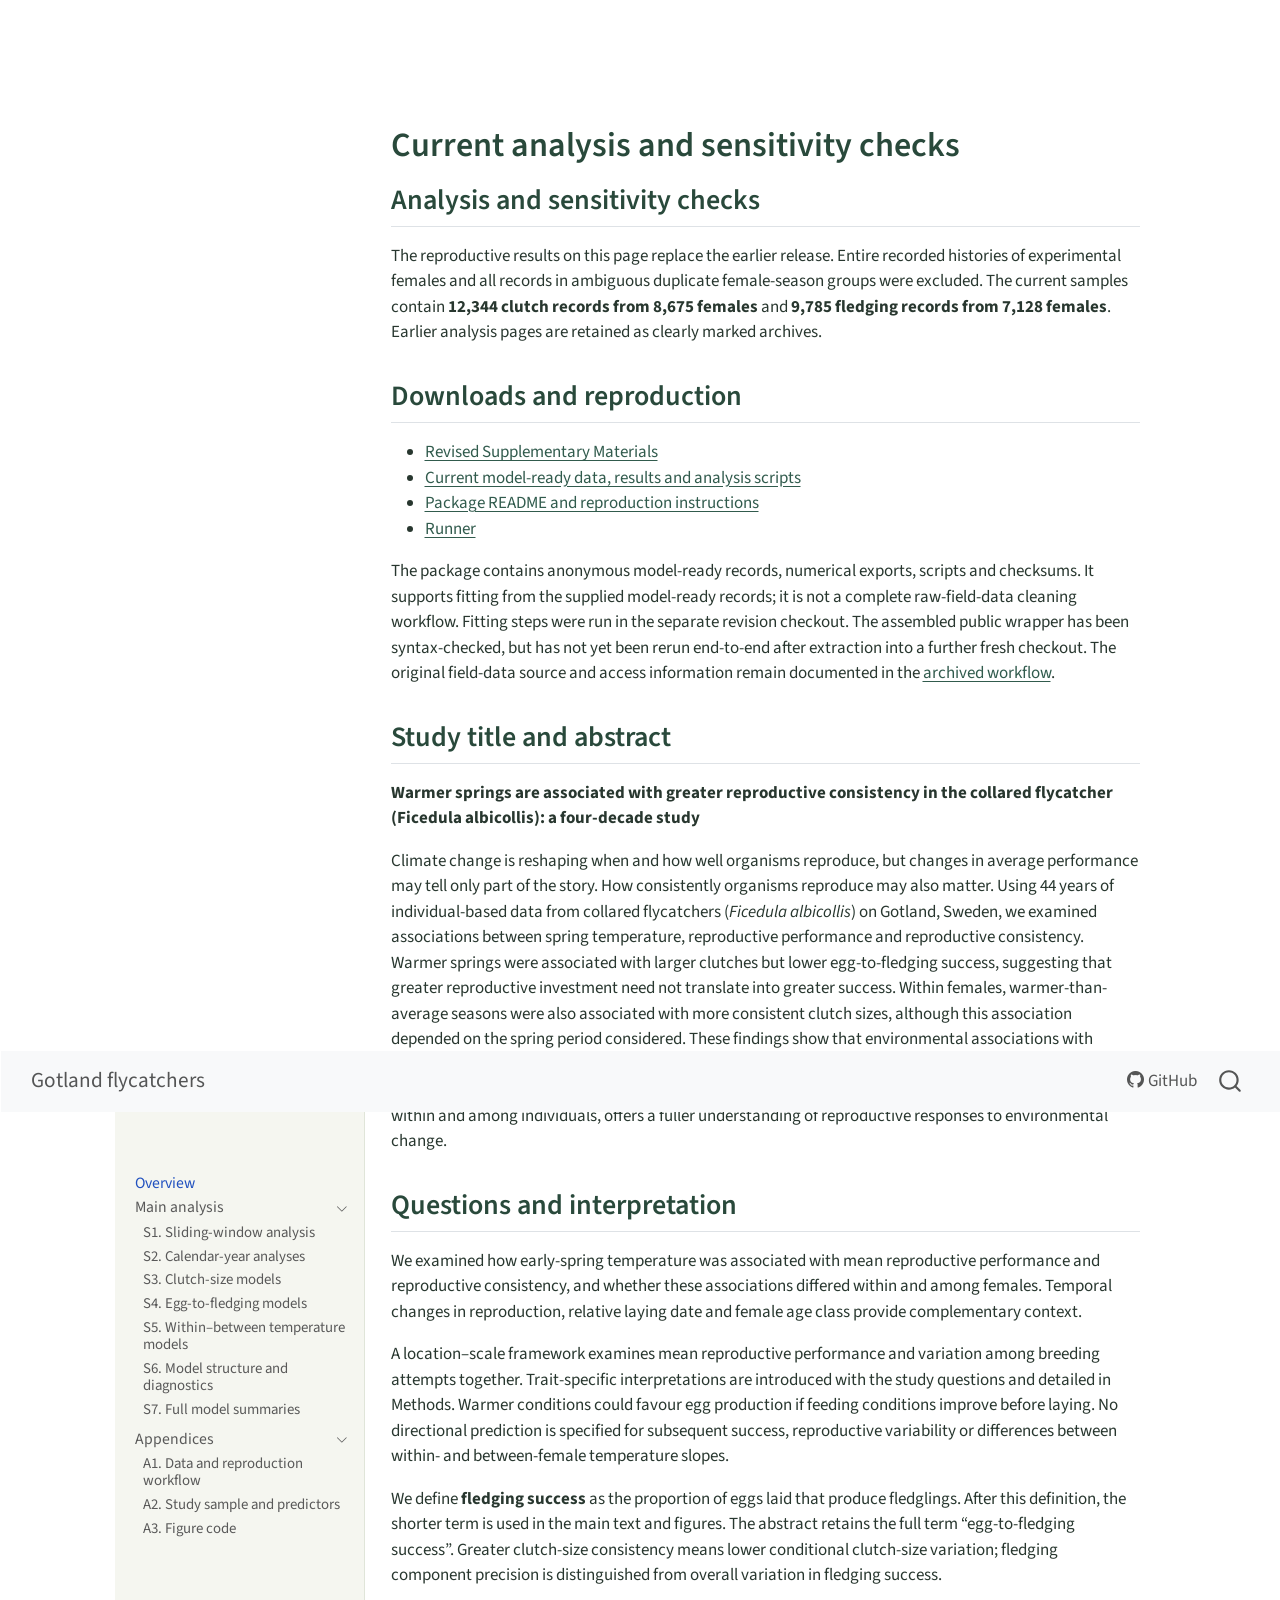
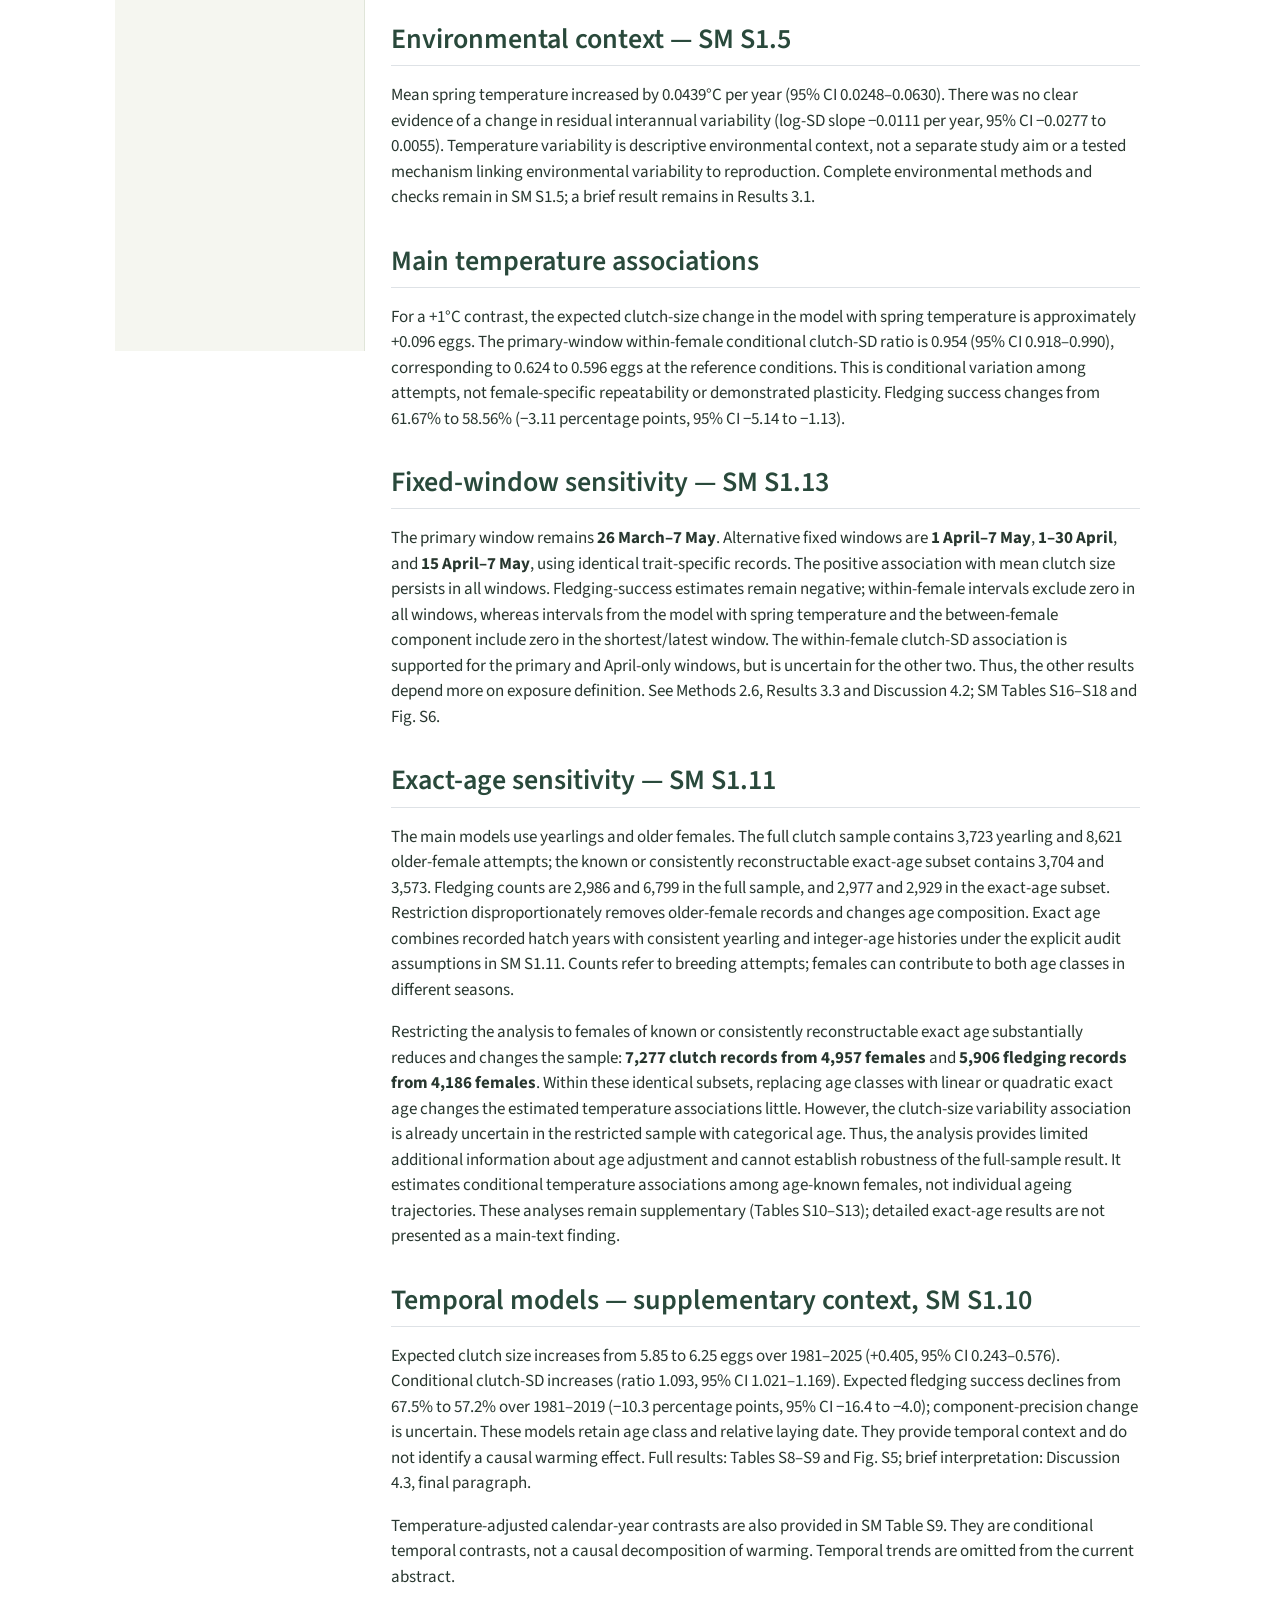
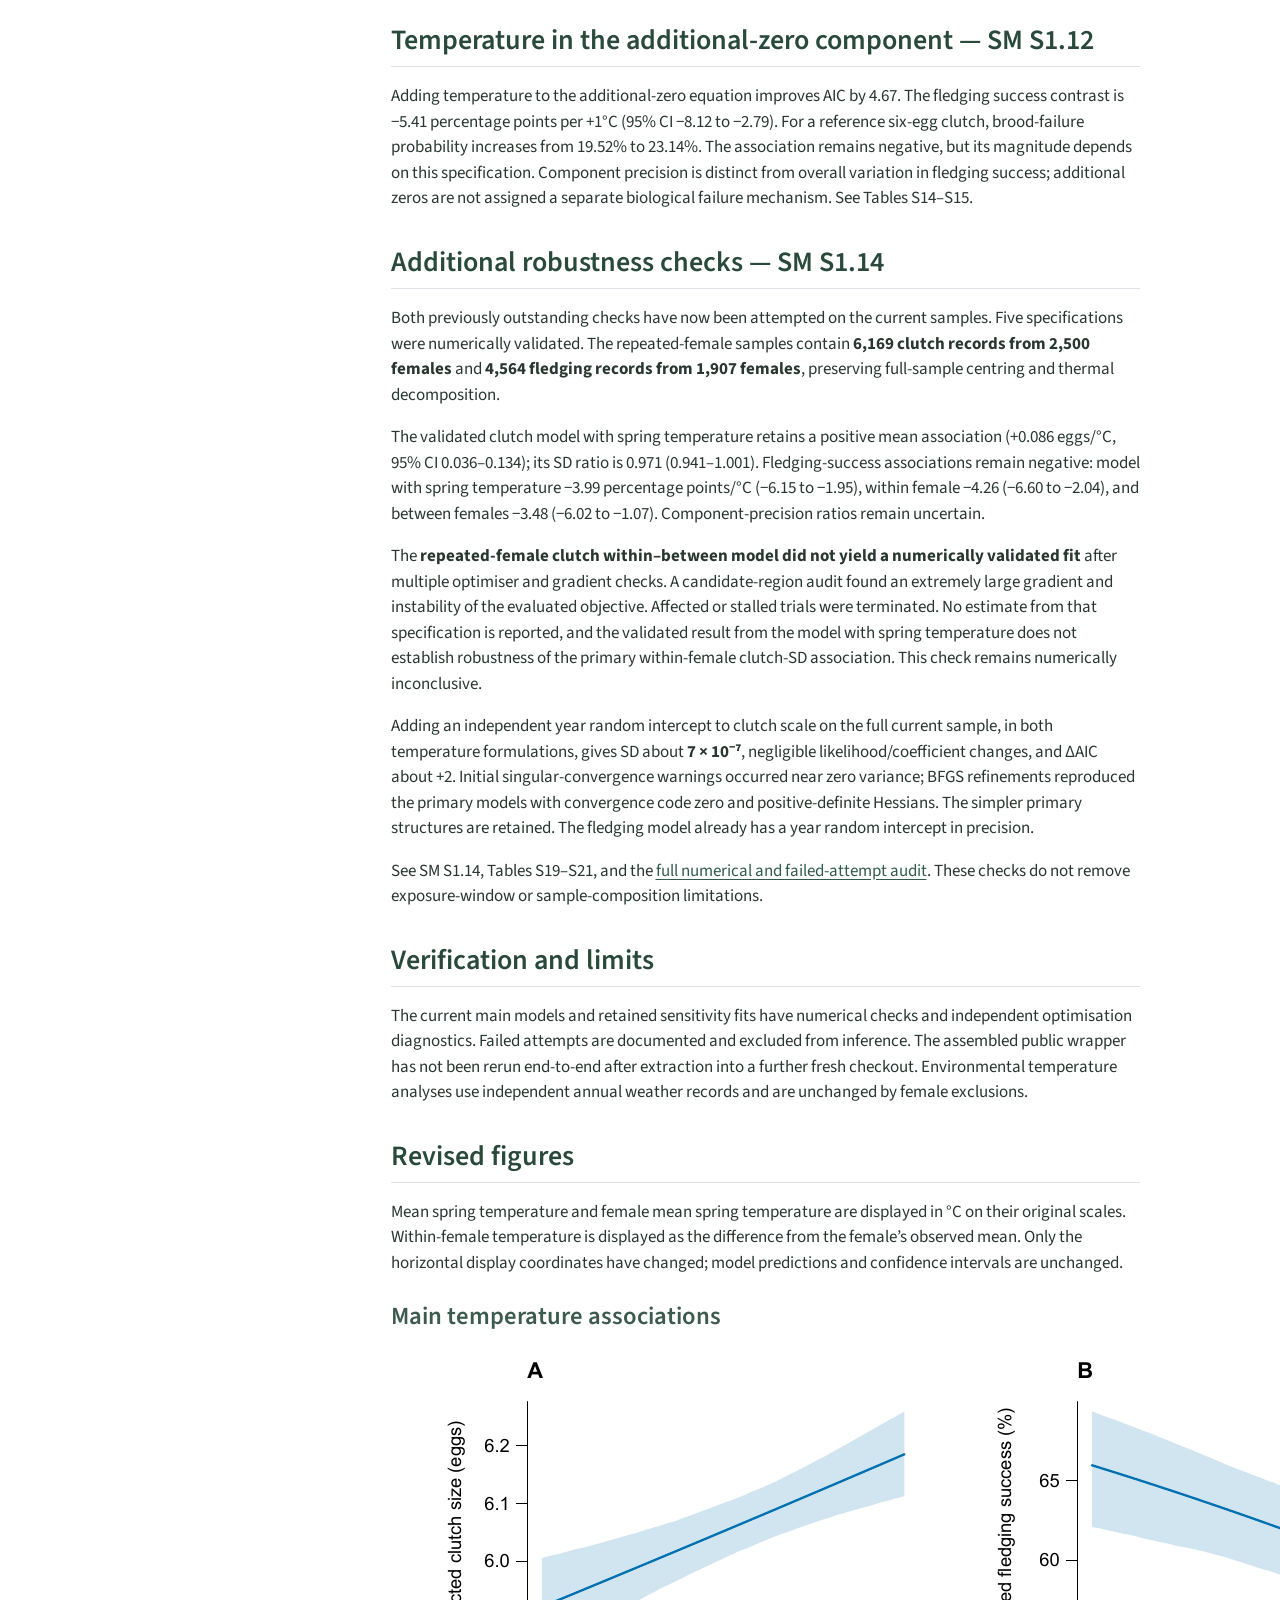
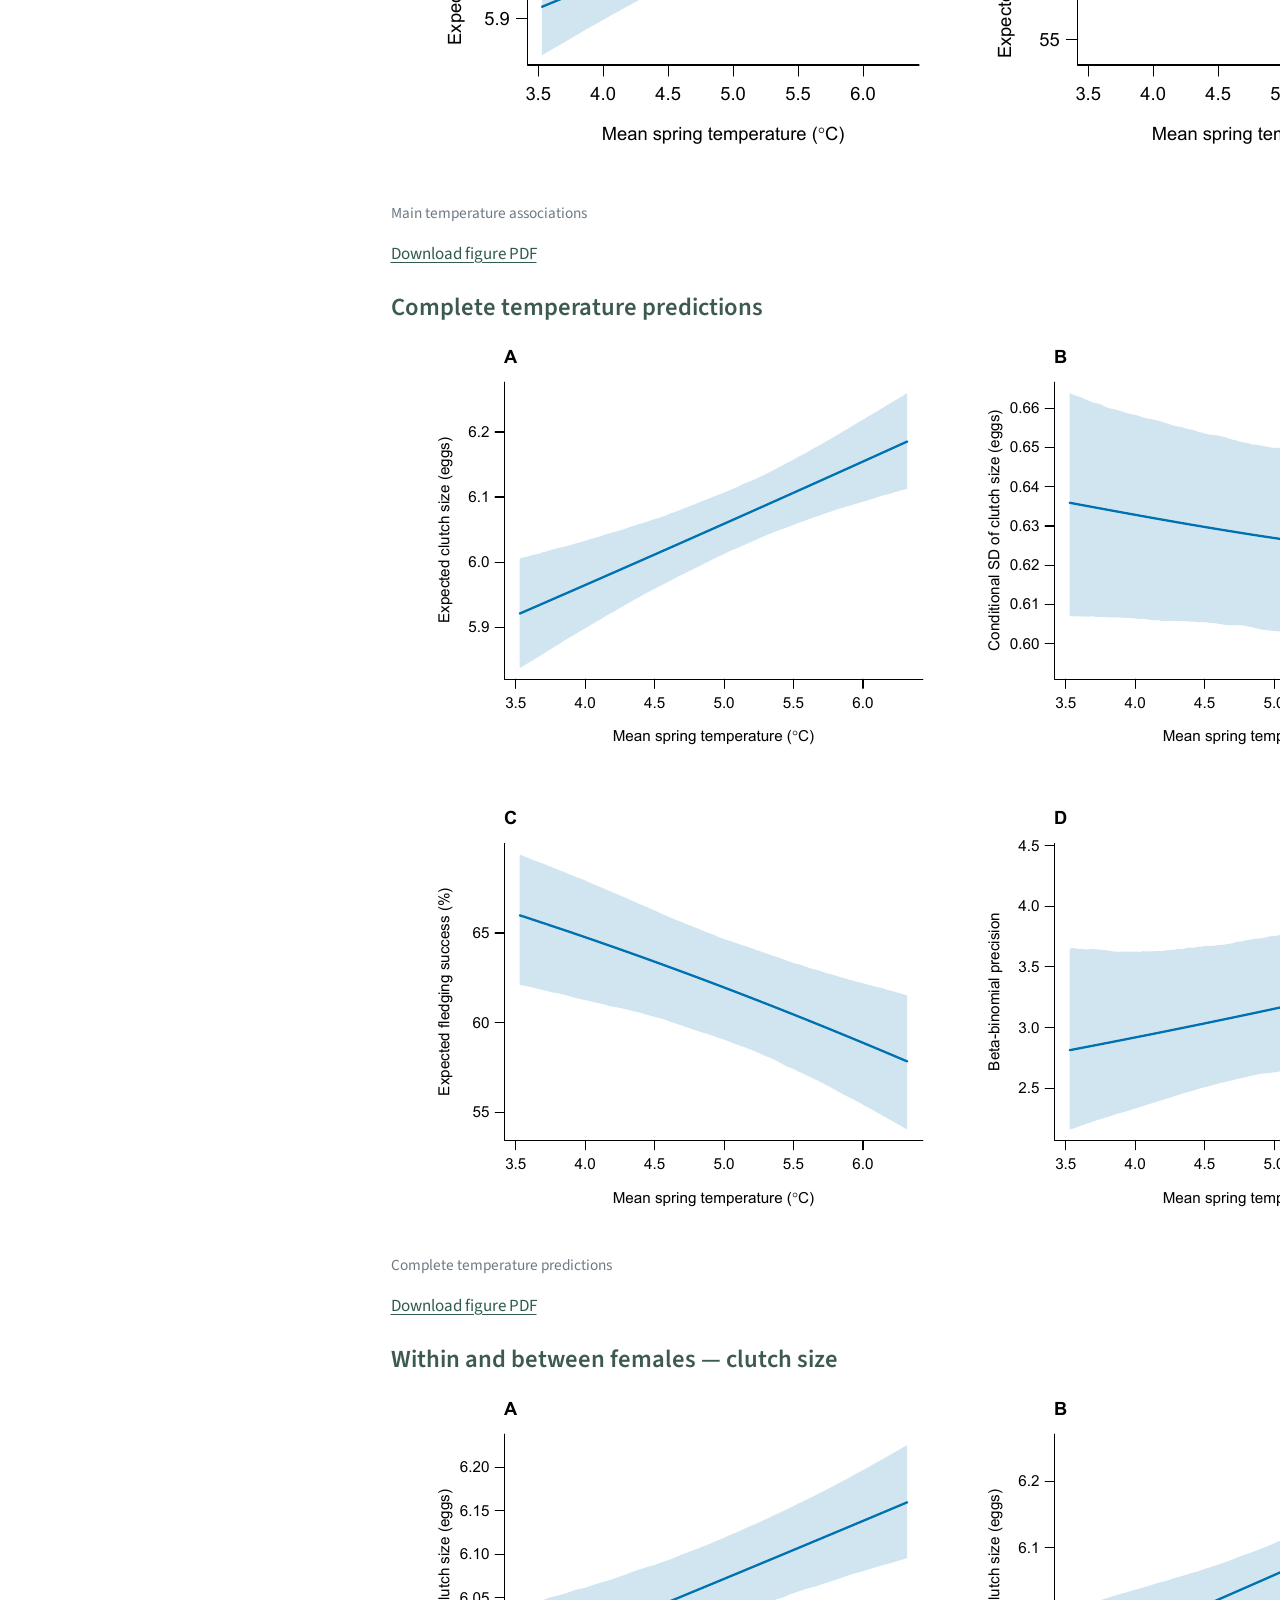
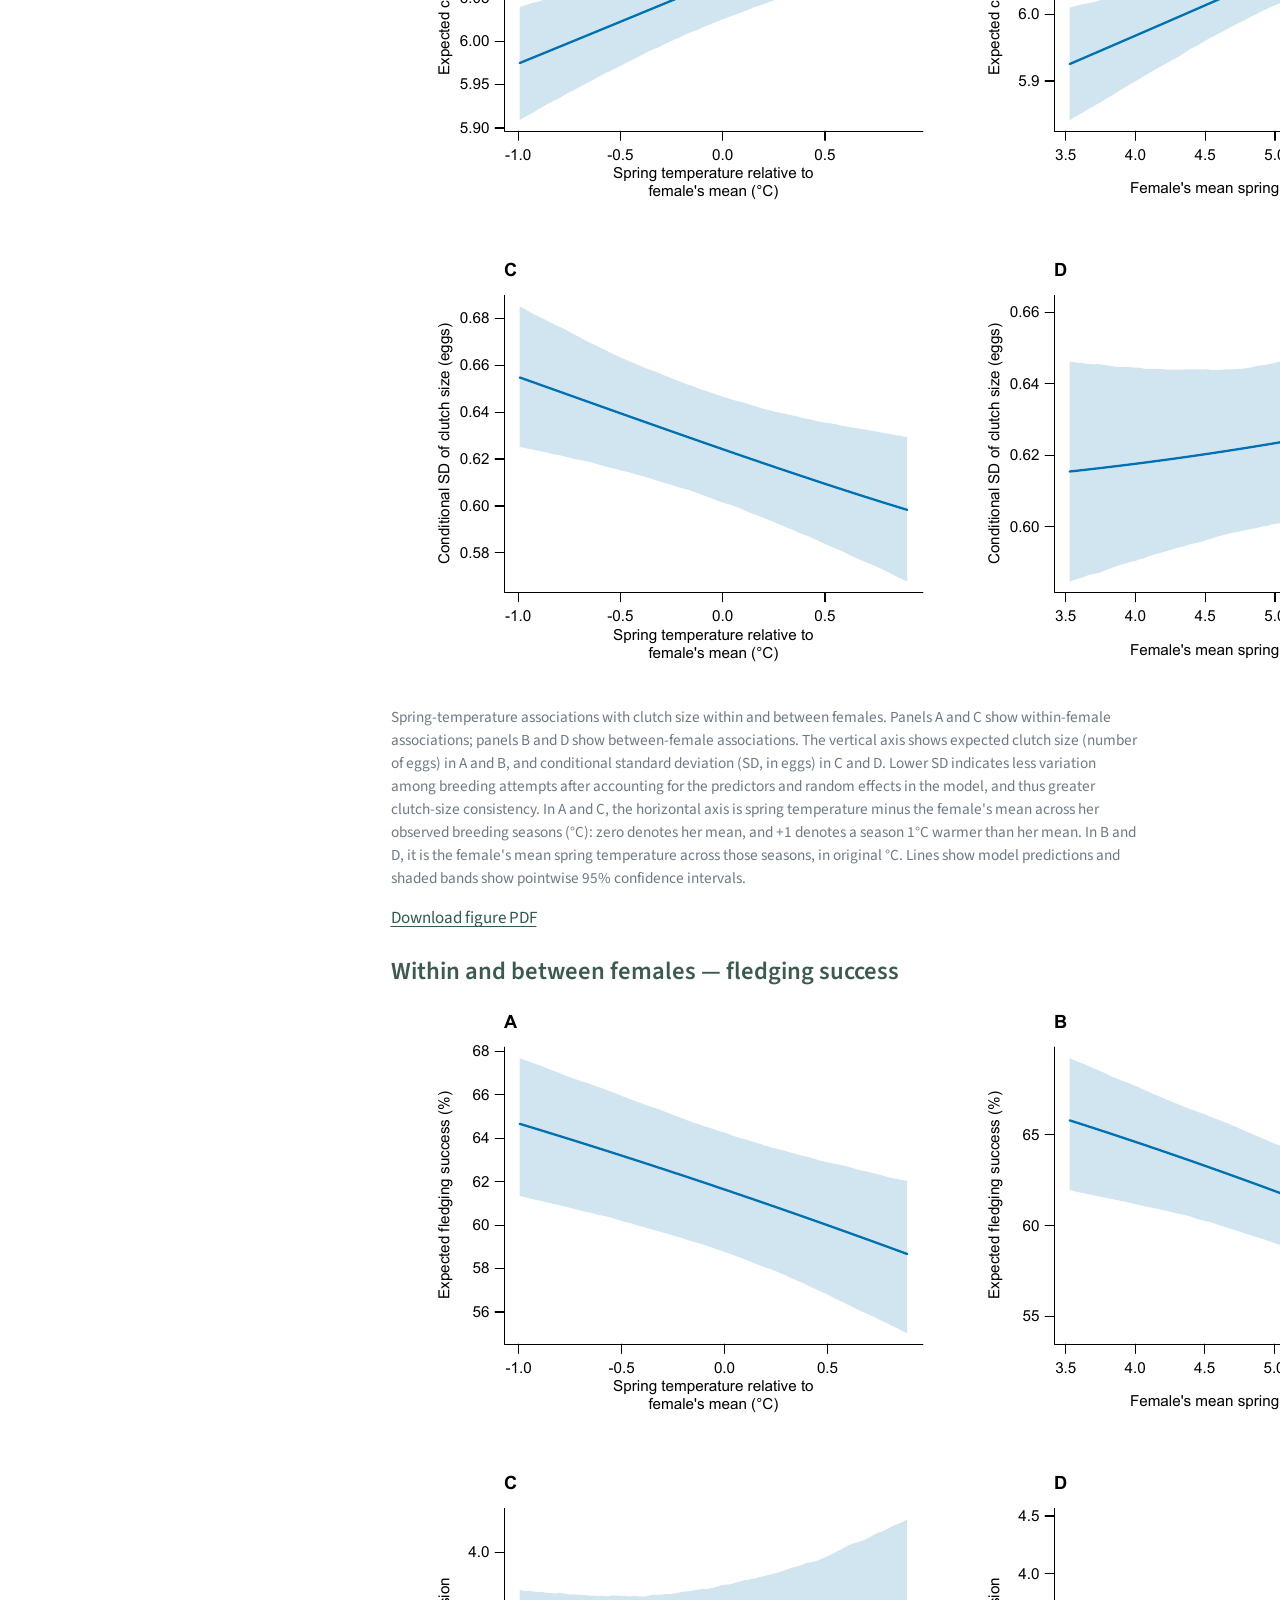
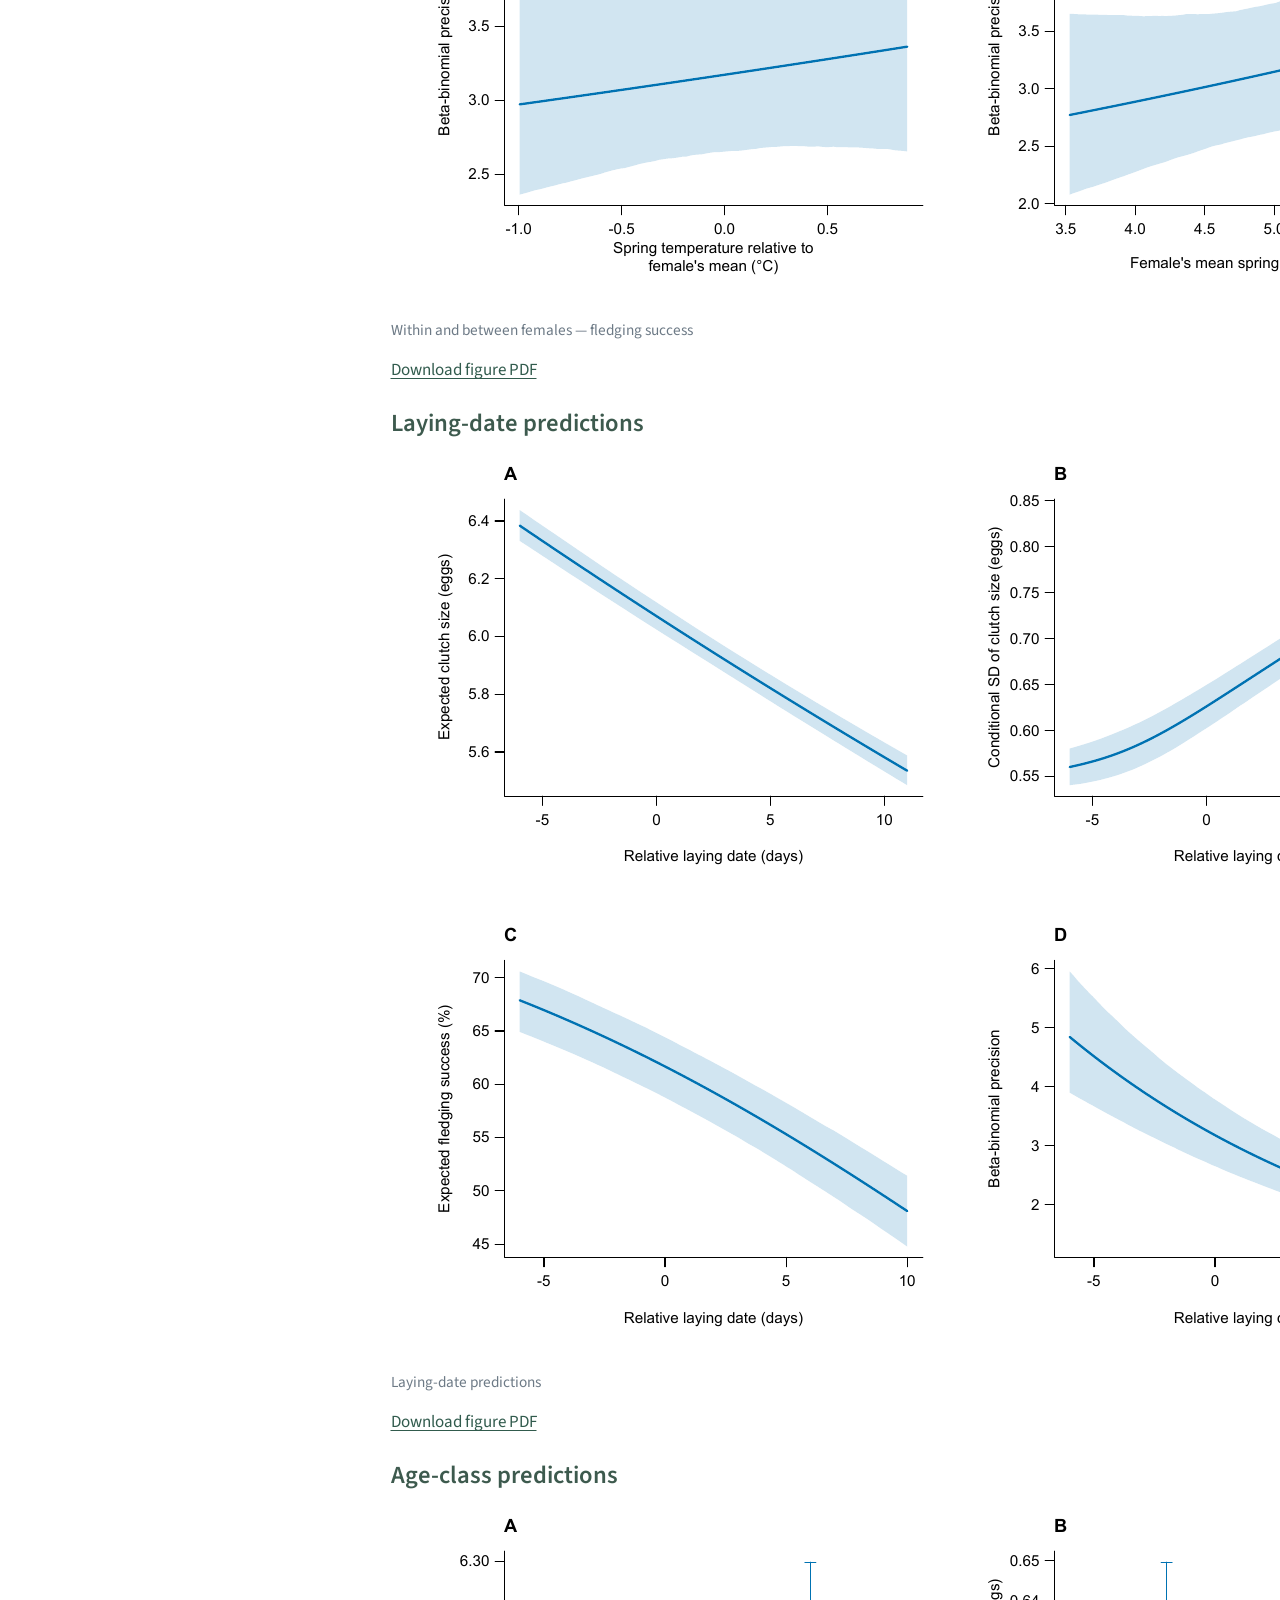
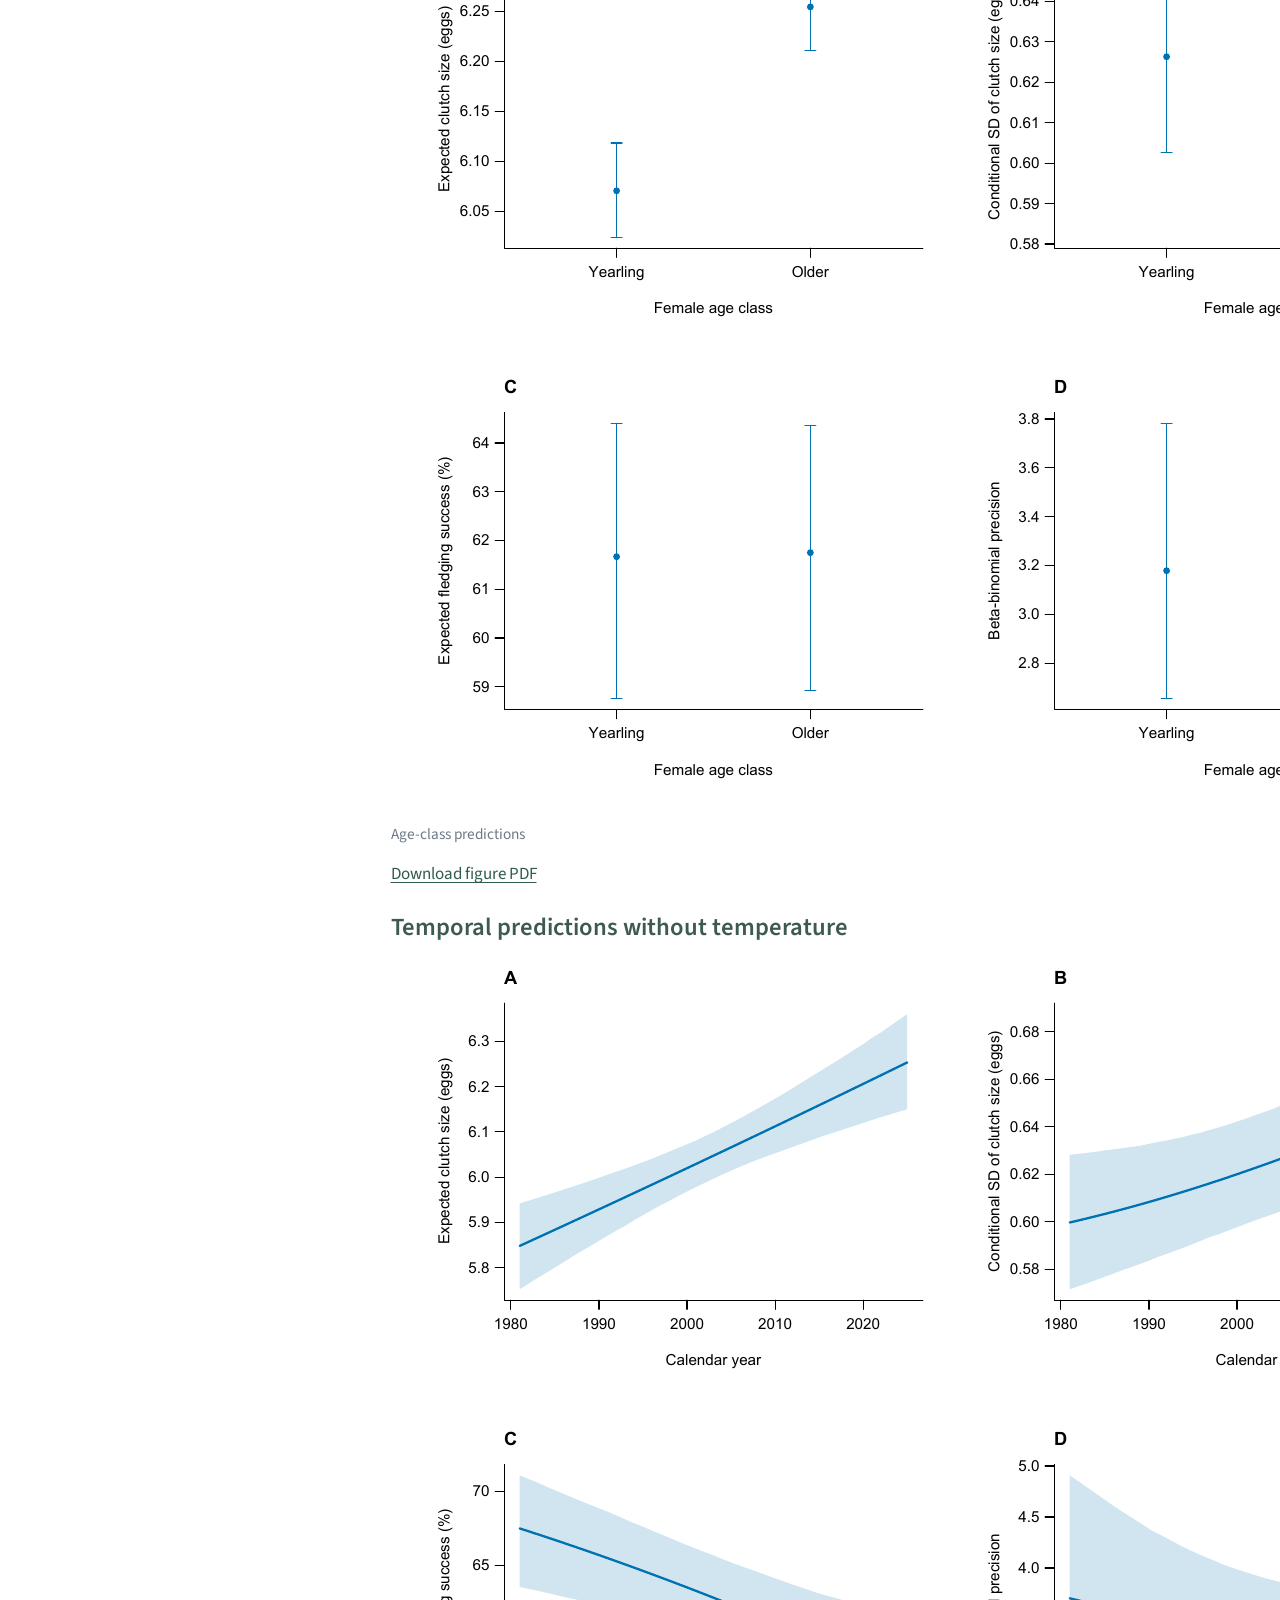
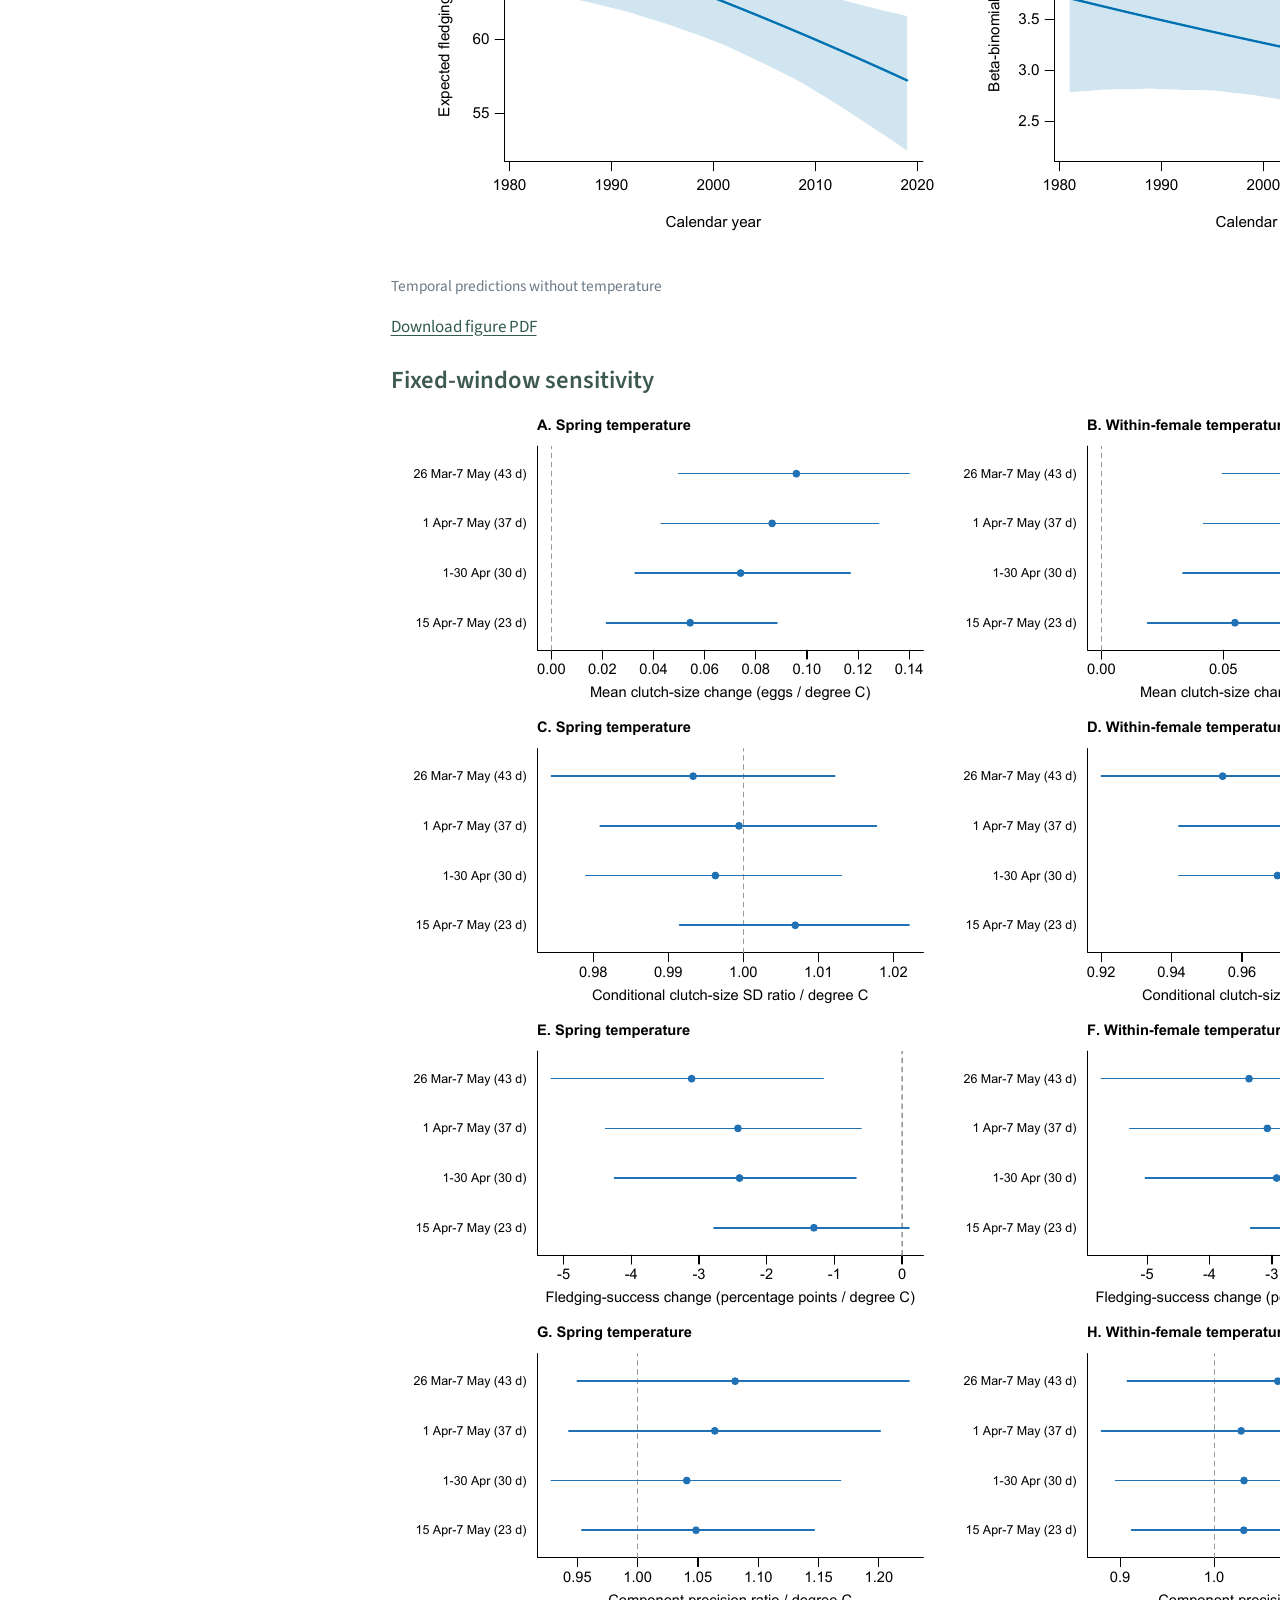
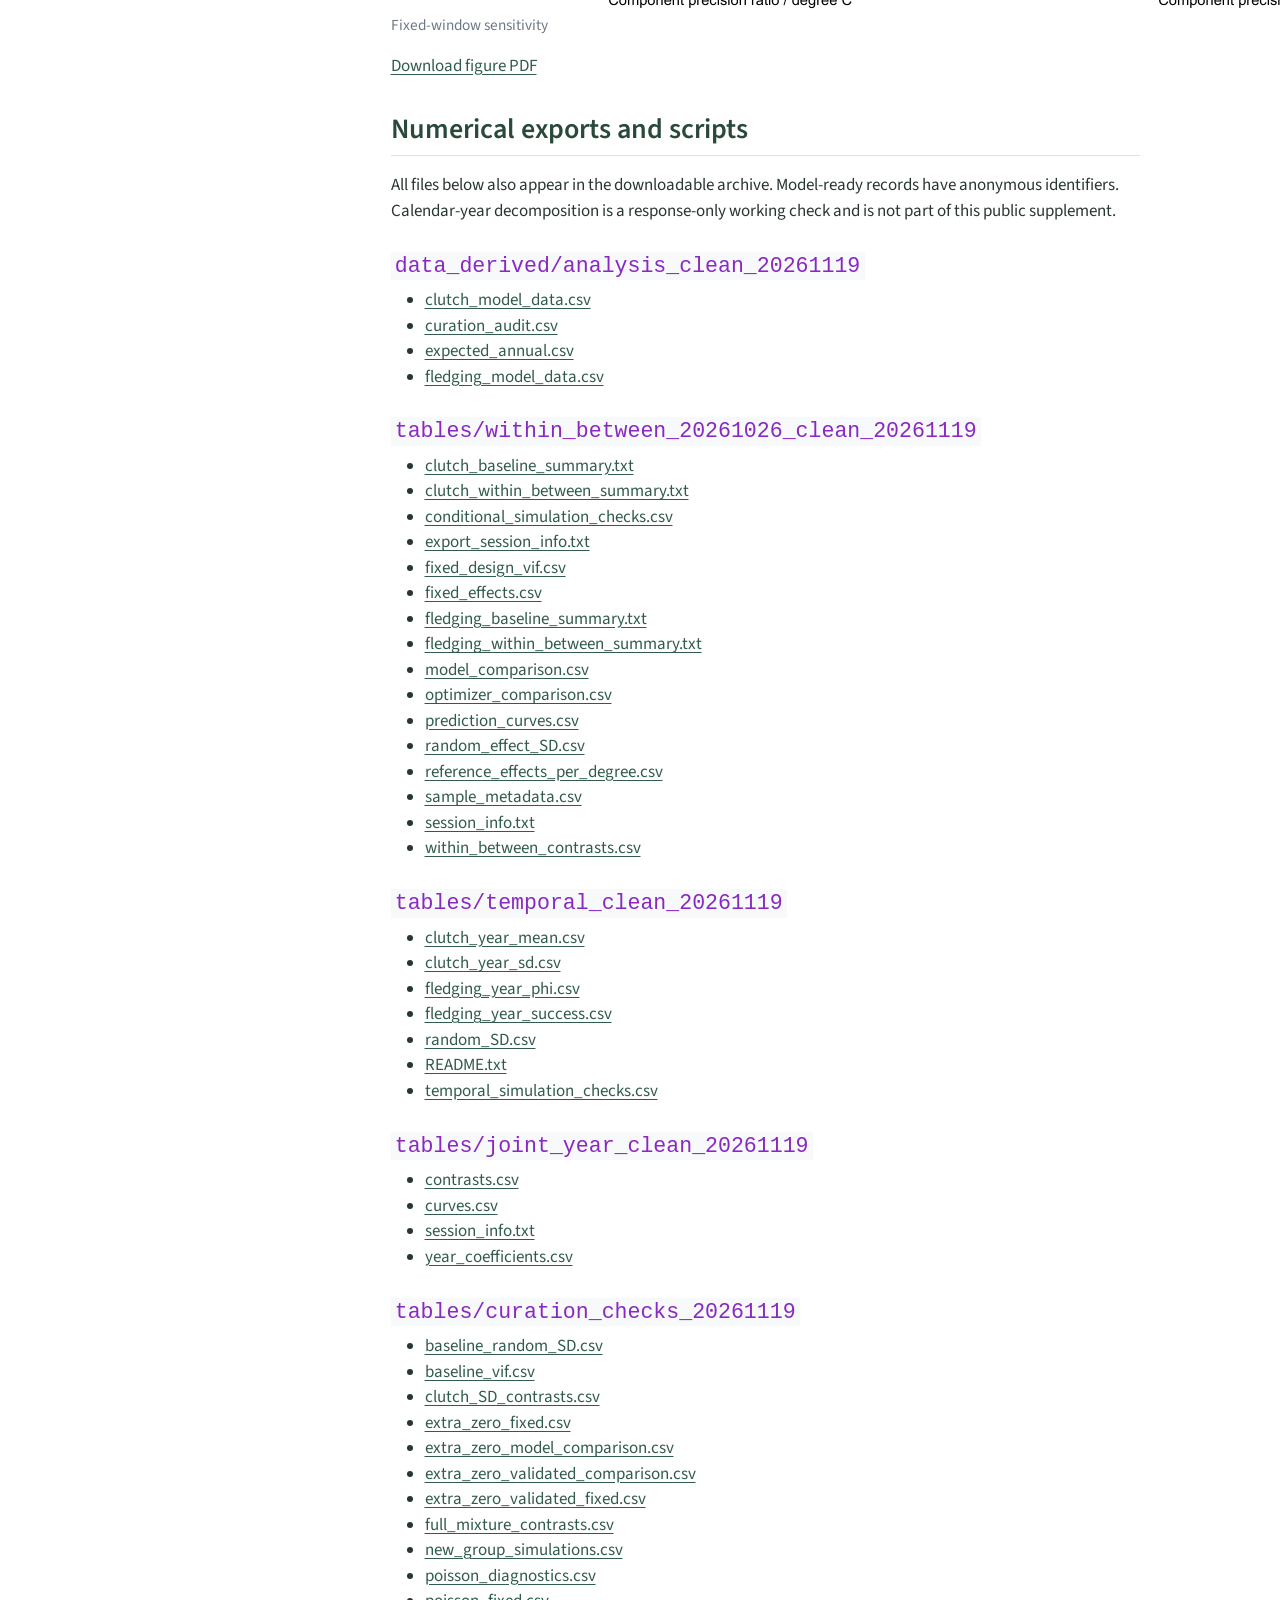
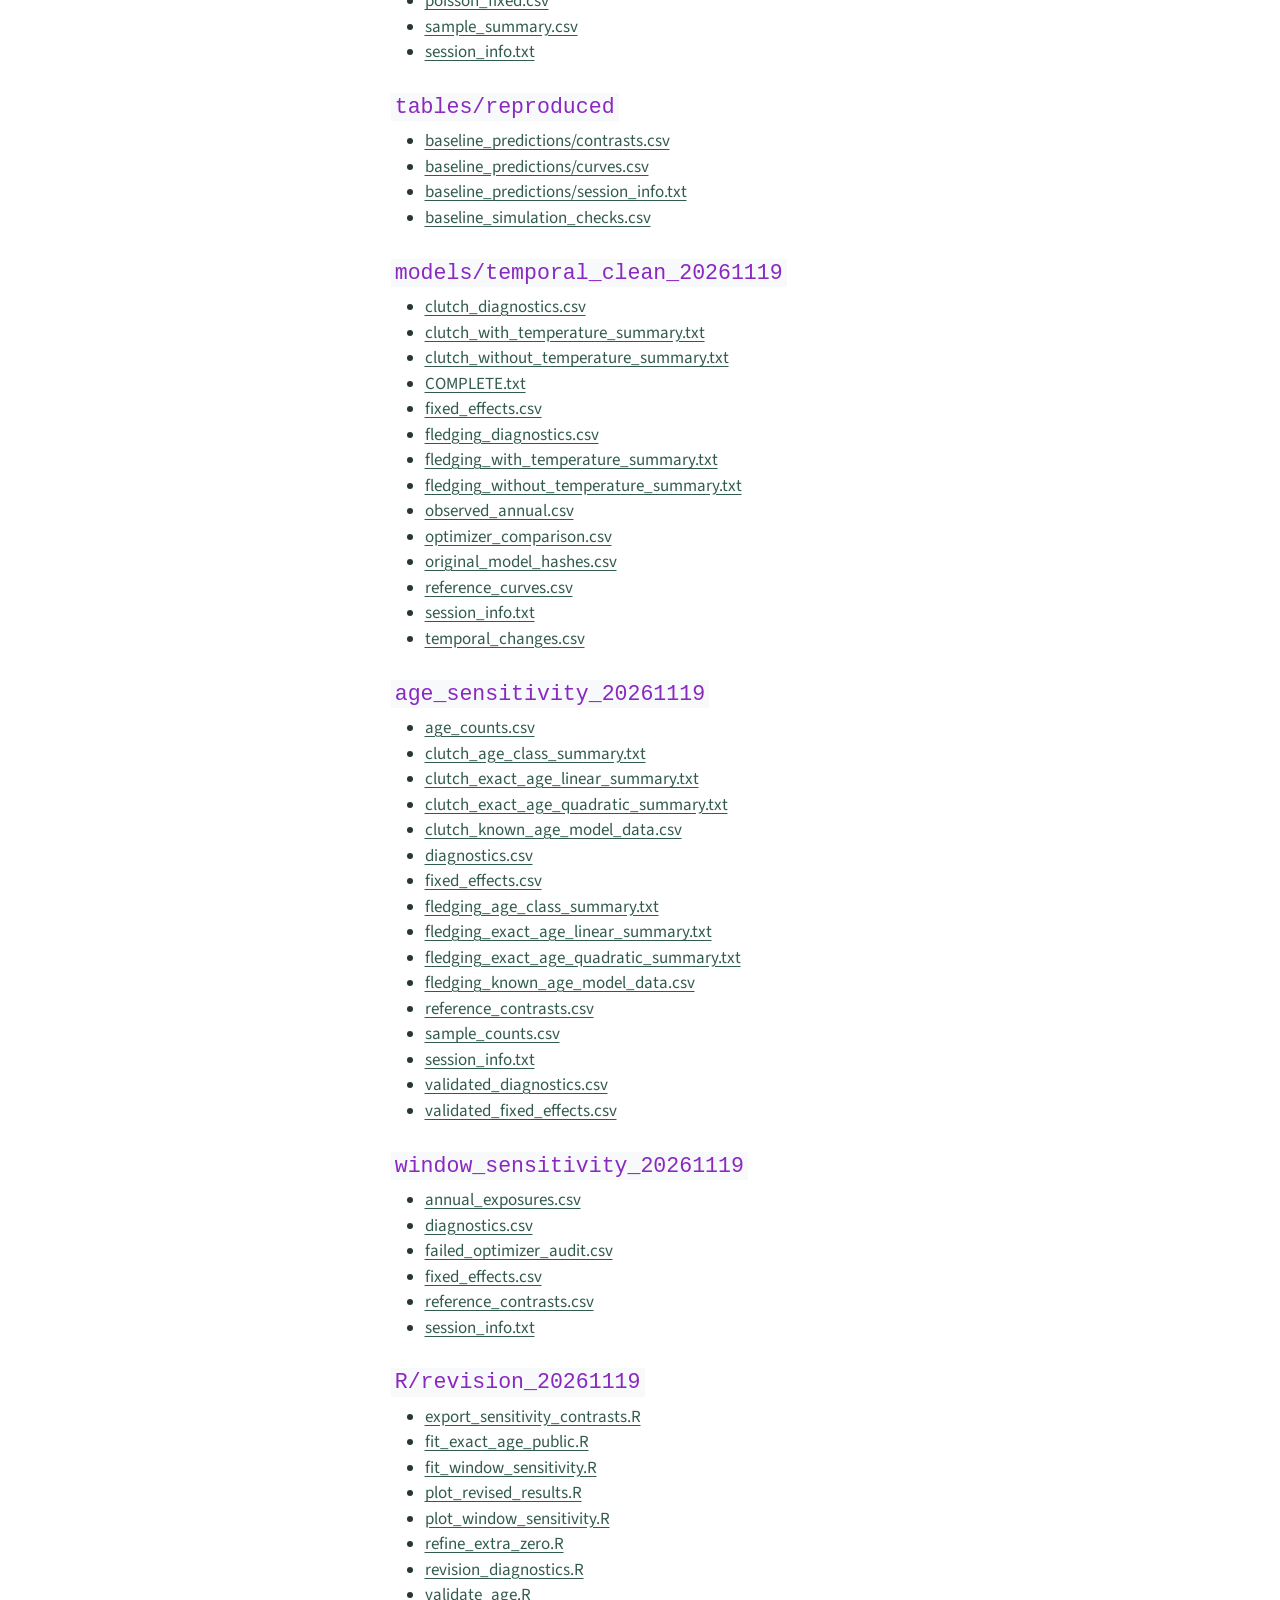
<file: docs/temporal_trends.html>
<!doctype html><html lang="en"><head><meta charset="utf-8"><meta http-equiv="refresh" content="0; url=revision_20261120.html#temporal-models-supplementary-context-sm-s1.10"><title>Study analyses</title></head><body><p><a href="revision_20261120.html#temporal-models-supplementary-context-sm-s1.10">Study analyses, figures and supplementary materials</a></p></body></html>
</file>
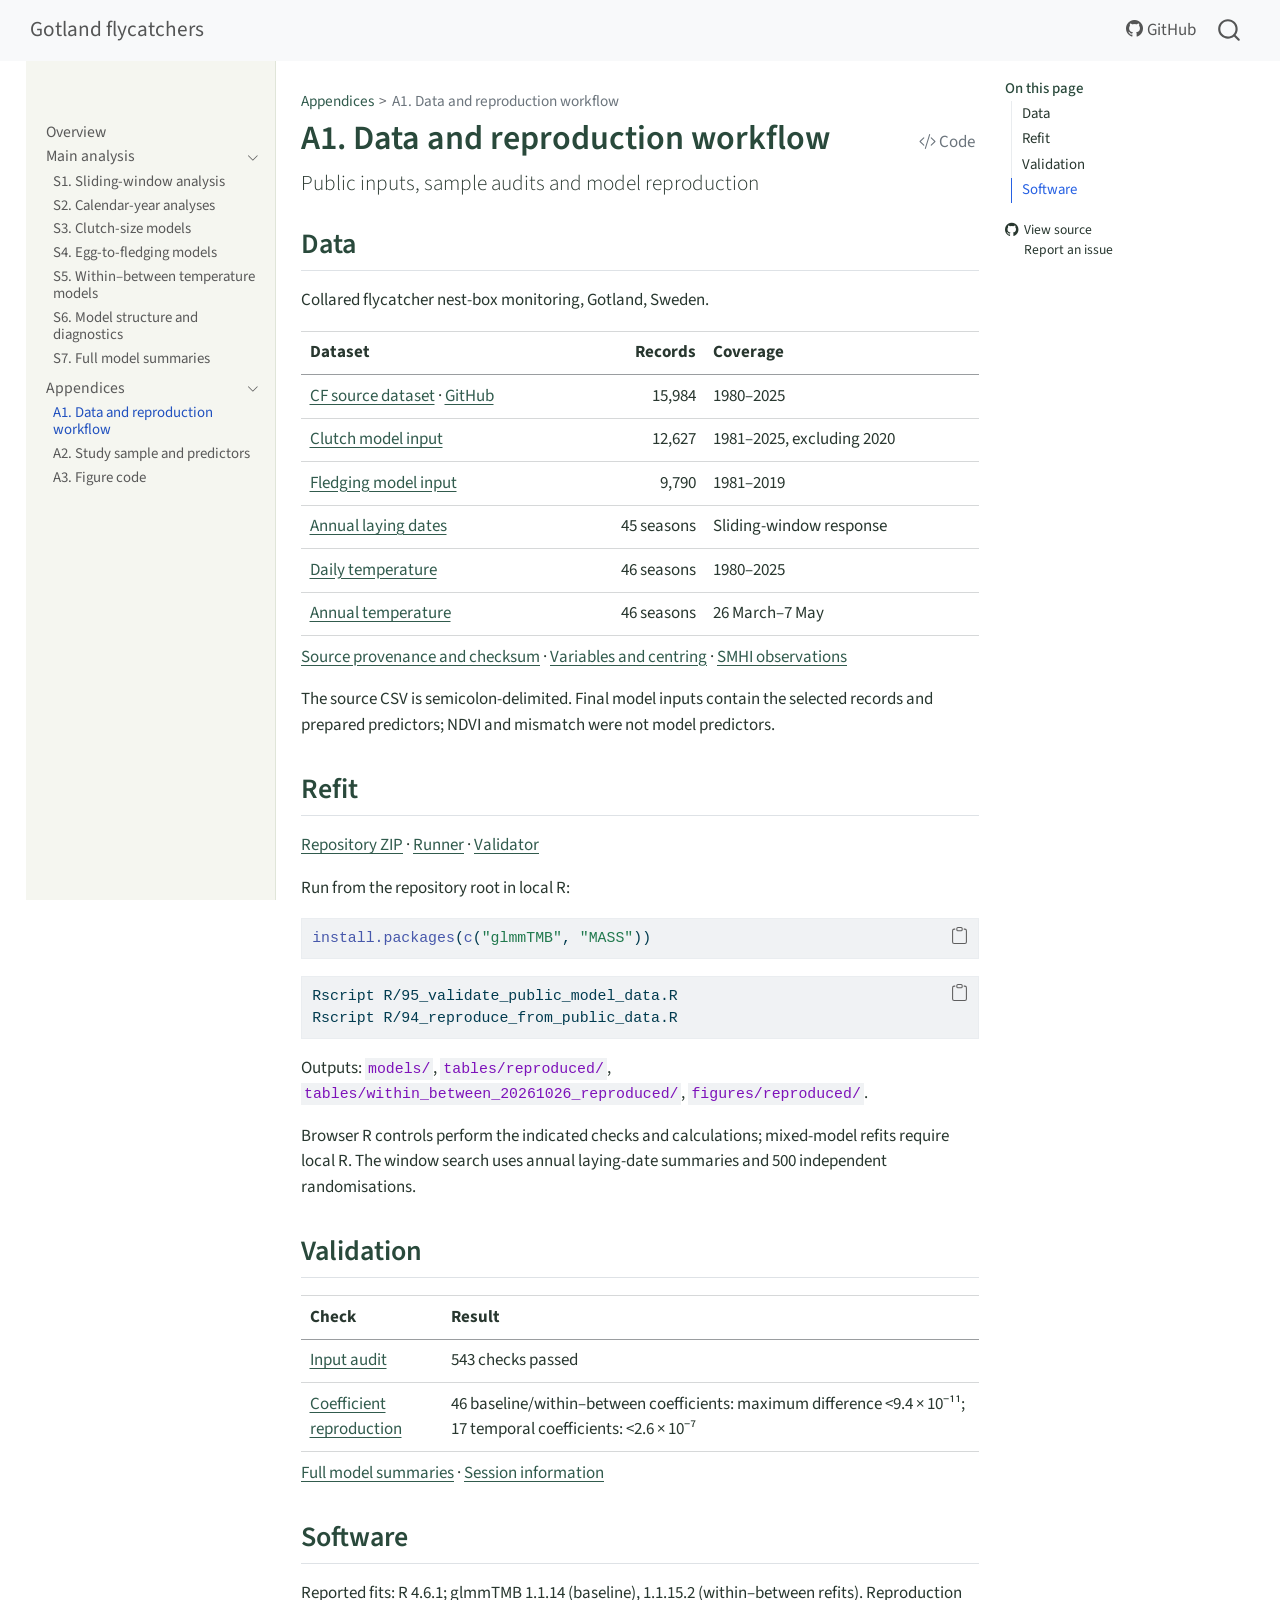
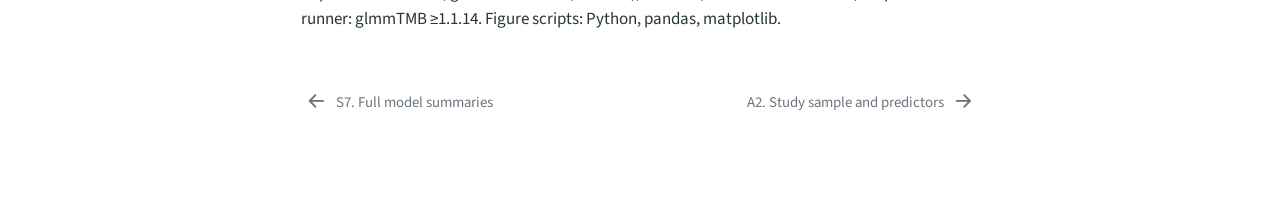
<file: docs/workflow.html>
<!DOCTYPE html>
<html xmlns="http://www.w3.org/1999/xhtml" lang="en" xml:lang="en"><head>

<meta charset="utf-8">
<meta name="generator" content="quarto-1.10.19">

<meta name="viewport" content="width=device-width, initial-scale=1.0, user-scalable=yes">


<title>A1. Data and reproduction workflow – Warmer springs are associated with greater reproductive consistency in the collared flycatcher (Ficedula albicollis): a four-decade study</title>
<style>
/* Default styles provided by pandoc.
** See https://pandoc.org/MANUAL.html#variables-for-html for config info.
*/
span.smallcaps{font-variant: small-caps;}
div.columns{display: flex; gap: 1.5em;}
div.column{flex: auto;}
@media screen {
div.columns{gap: min(4vw, 1.5em);}
div.column{overflow-x: auto;}
}
div.hanging-indent{margin-left: 1.5em; text-indent: -1.5em;}
ul.task-list{list-style: none;}
ul.task-list li input[type="checkbox"] {
  width: 0.8em;
  margin: 0 0.8em 0.2em -1em; /* quarto-specific, see https://github.com/quarto-dev/quarto-cli/issues/4556 */
  vertical-align: middle;
}
/* CSS for syntax highlighting */
html { -webkit-text-size-adjust: 100%; }
pre > code.sourceCode { white-space: pre; position: relative; }
pre > code.sourceCode > span { display: inline-block; line-height: 1.25; }
pre > code.sourceCode > span:empty { height: 1.2em; }
.sourceCode { overflow: visible; }
code.sourceCode > span { color: inherit; text-decoration: inherit; }
div.sourceCode { margin: 1em 0; }
pre.sourceCode { margin: 0; }
@media screen {
div.sourceCode { overflow: auto; }
}
@media print {
pre > code.sourceCode { white-space: pre-wrap; }
pre > code.sourceCode > span { text-indent: -5em; padding-left: 5em; }
}
pre.numberSource code
  { counter-reset: source-line 0; }
pre.numberSource code > span
  { position: relative; left: -4em; counter-increment: source-line; }
pre.numberSource code > span > a:first-child::before
  { content: counter(source-line);
    position: relative; left: -1em; text-align: right; vertical-align: baseline;
    border: none; display: inline-block;
    -webkit-touch-callout: none; -webkit-user-select: none;
    -khtml-user-select: none; -moz-user-select: none;
    -ms-user-select: none; user-select: none;
    padding: 0 4px; width: 4em;
  }
pre.numberSource { margin-left: 3em;  padding-left: 4px; }
div.sourceCode
  {   }
@media screen {
pre > code.sourceCode > span > a:first-child::before { text-decoration: underline; }
}
</style>


<script src="site_libs/quarto-nav/quarto-nav.js"></script>
<script src="site_libs/clipboard/clipboard.min.js"></script>
<script src="site_libs/quarto-search/autocomplete.umd.js"></script>
<script src="site_libs/quarto-search/fuse.min.js"></script>
<script src="site_libs/quarto-search/quarto-search.js"></script>
<meta name="quarto:offset" content="./">
<link href="./data_preparation.html" rel="next">
<link href="./full_summaries.html" rel="prev">
<script src="site_libs/quarto-html/quarto.js" type="module"></script>
<script src="site_libs/quarto-html/tabsets/tabsets.js" type="module"></script>
<script src="site_libs/quarto-html/popper.min.js"></script>
<script src="site_libs/quarto-html/tippy.umd.min.js"></script>
<script src="site_libs/quarto-html/anchor.min.js"></script>
<link href="site_libs/quarto-html/tippy.css" rel="stylesheet">
<link href="site_libs/quarto-html/quarto-syntax-highlighting-bf27225e3a48a9273f3daa8f8e829971.css" rel="stylesheet" id="quarto-text-highlighting-styles">
<script src="site_libs/bootstrap/bootstrap.min.js"></script>
<link href="site_libs/bootstrap/bootstrap-icons.css" rel="stylesheet">
<link href="site_libs/bootstrap/bootstrap-2f5524832805d734b96ee676820b2dda.min.css" rel="stylesheet" append-hash="true" id="quarto-bootstrap" data-mode="light">
<script id="quarto-search-options" type="application/json">{
  "location": "navbar",
  "copy-button": false,
  "collapse-after": 3,
  "panel-placement": "end",
  "type": "overlay",
  "limit": 50,
  "keyboard-shortcut": [
    "f",
    "/",
    "s"
  ],
  "show-item-context": false,
  "language": {
    "search-no-results-text": "No results",
    "search-matching-documents-text": "matching documents",
    "search-copy-link-title": "Copy link to search",
    "search-hide-matches-text": "Hide additional matches",
    "search-more-match-text": "more match in this document",
    "search-more-matches-text": "more matches in this document",
    "search-clear-button-title": "Clear",
    "search-text-placeholder": "",
    "search-detached-cancel-button-title": "Cancel",
    "search-submit-button-title": "Submit",
    "search-label": "Search"
  }
}</script>
<style>html{ scroll-behavior: smooth; }</style>


<link rel="stylesheet" href="styles.css">
</head>

<body class="nav-sidebar floating nav-fixed quarto-light">

<div id="quarto-search-results"></div>
  <header id="quarto-header" class="headroom fixed-top">
    <nav class="navbar navbar-expand-lg " data-bs-theme="dark">
      <div class="navbar-container container-fluid">
      <div class="navbar-brand-container mx-auto">
    <a class="navbar-brand" href="./index.html">
    <span class="navbar-title">Gotland flycatchers</span>
    </a>
  </div>
            <div id="quarto-search" class="" title="Search"></div>
          <button class="navbar-toggler" type="button" data-bs-toggle="collapse" data-bs-target="#navbarCollapse" aria-controls="navbarCollapse" role="menu" aria-expanded="false" aria-label="Toggle navigation" onclick="if (window.quartoToggleHeadroom) { window.quartoToggleHeadroom(); }">
  <span class="navbar-toggler-icon"></span>
</button>
          <div class="collapse navbar-collapse" id="navbarCollapse">
            <ul class="navbar-nav navbar-nav-scroll ms-auto">
  <li class="nav-item">
    <a class="nav-link" href="https://github.com/anetaarct/thermal-conditions-reproduction-cf-publication"> <i class="bi bi-github" role="img">
</i>
<span class="menu-text">GitHub</span></a>
  </li>
</ul>
          </div> <!-- /navcollapse -->
            <div class="quarto-navbar-tools">
</div>
      </div> <!-- /container-fluid -->
    </nav>
  <nav class="quarto-secondary-nav">
    <div class="container-fluid d-flex">
      <button type="button" class="quarto-btn-toggle btn" data-bs-toggle="collapse" role="button" data-bs-target=".quarto-sidebar-collapse-item" aria-controls="quarto-sidebar" aria-expanded="false" aria-label="Toggle sidebar navigation" onclick="if (window.quartoToggleHeadroom) { window.quartoToggleHeadroom(); }">
        <i class="bi bi-layout-text-sidebar-reverse"></i>
      </button>
        <nav class="quarto-page-breadcrumbs" aria-label="breadcrumb"><ol class="breadcrumb"><li class="breadcrumb-item"><a href="./workflow.html">Appendices</a></li><li class="breadcrumb-item"><a href="./workflow.html">A1. Data and reproduction workflow</a></li></ol></nav>
        <a class="flex-grow-1" role="navigation" data-bs-toggle="collapse" data-bs-target=".quarto-sidebar-collapse-item" aria-controls="quarto-sidebar" aria-expanded="false" aria-label="Toggle sidebar navigation" onclick="if (window.quartoToggleHeadroom) { window.quartoToggleHeadroom(); }">
        </a>
      <button type="button" class="btn quarto-search-button" aria-label="Search" onclick="window.quartoOpenSearch();">
        <i class="bi bi-search"></i>
      </button>
    </div>
  </nav>
</header>
<!-- content -->
<div id="quarto-content" class="quarto-container page-columns page-rows-contents page-layout-article page-navbar">
<!-- sidebar -->
  <nav id="quarto-sidebar" class="sidebar collapse collapse-horizontal quarto-sidebar-collapse-item sidebar-navigation floating overflow-auto">
        <div class="mt-2 flex-shrink-0 align-items-center">
        <div class="sidebar-search">
        <div id="quarto-search" class="" title="Search"></div>
        </div>
        </div>
    <div class="sidebar-menu-container">
    <ul class="list-unstyled mt-1">
        <li class="sidebar-item">
  <div class="sidebar-item-container">
  <a href="./index.html" class="sidebar-item-text sidebar-link">
 <span class="menu-text">Overview</span></a>
  </div>
</li>
        <li class="sidebar-item sidebar-item-section">
      <div class="sidebar-item-container">
            <a class="sidebar-item-text sidebar-link text-start" data-bs-toggle="collapse" data-bs-target="#quarto-sidebar-section-1" role="navigation" aria-expanded="true">
 <span class="menu-text">Main analysis</span></a>
          <a class="sidebar-item-toggle text-start" data-bs-toggle="collapse" data-bs-target="#quarto-sidebar-section-1" role="navigation" aria-expanded="true" aria-label="Toggle section">
            <i class="bi bi-chevron-right ms-2"></i>
          </a>
      </div>
      <ul id="quarto-sidebar-section-1" class="collapse list-unstyled sidebar-section depth1 show">
          <li class="sidebar-item">
  <div class="sidebar-item-container">
  <a href="./climate_window.html" class="sidebar-item-text sidebar-link">
 <span class="menu-text">S1. Sliding-window analysis</span></a>
  </div>
</li>
          <li class="sidebar-item">
  <div class="sidebar-item-container">
  <a href="./temporal_trends.html" class="sidebar-item-text sidebar-link">
 <span class="menu-text">S2. Calendar-year analyses</span></a>
  </div>
</li>
          <li class="sidebar-item">
  <div class="sidebar-item-container">
  <a href="./clutch_size.html" class="sidebar-item-text sidebar-link">
 <span class="menu-text">S3. Clutch-size models</span></a>
  </div>
</li>
          <li class="sidebar-item">
  <div class="sidebar-item-container">
  <a href="./fledging_success.html" class="sidebar-item-text sidebar-link">
 <span class="menu-text">S4. Egg-to-fledging models</span></a>
  </div>
</li>
          <li class="sidebar-item">
  <div class="sidebar-item-container">
  <a href="./within_between.html" class="sidebar-item-text sidebar-link">
 <span class="menu-text">S5. Within–between temperature models</span></a>
  </div>
</li>
          <li class="sidebar-item">
  <div class="sidebar-item-container">
  <a href="./model_structure.html" class="sidebar-item-text sidebar-link">
 <span class="menu-text">S6. Model structure and diagnostics</span></a>
  </div>
</li>
          <li class="sidebar-item">
  <div class="sidebar-item-container">
  <a href="./full_summaries.html" class="sidebar-item-text sidebar-link">
 <span class="menu-text">S7. Full model summaries</span></a>
  </div>
</li>
      </ul>
  </li>
        <li class="sidebar-item sidebar-item-section">
      <div class="sidebar-item-container">
            <a class="sidebar-item-text sidebar-link text-start" data-bs-toggle="collapse" data-bs-target="#quarto-sidebar-section-2" role="navigation" aria-expanded="true">
 <span class="menu-text">Appendices</span></a>
          <a class="sidebar-item-toggle text-start" data-bs-toggle="collapse" data-bs-target="#quarto-sidebar-section-2" role="navigation" aria-expanded="true" aria-label="Toggle section">
            <i class="bi bi-chevron-right ms-2"></i>
          </a>
      </div>
      <ul id="quarto-sidebar-section-2" class="collapse list-unstyled sidebar-section depth1 show">
          <li class="sidebar-item">
  <div class="sidebar-item-container">
  <a href="./workflow.html" class="sidebar-item-text sidebar-link active">
 <span class="menu-text">A1. Data and reproduction workflow</span></a>
  </div>
</li>
          <li class="sidebar-item">
  <div class="sidebar-item-container">
  <a href="./data_preparation.html" class="sidebar-item-text sidebar-link">
 <span class="menu-text">A2. Study sample and predictors</span></a>
  </div>
</li>
          <li class="sidebar-item">
  <div class="sidebar-item-container">
  <a href="./figure_code.html" class="sidebar-item-text sidebar-link">
 <span class="menu-text">A3. Figure code</span></a>
  </div>
</li>
      </ul>
  </li>
    </ul>
    </div>
</nav>
<div id="quarto-sidebar-glass" class="quarto-sidebar-collapse-item" data-bs-toggle="collapse" data-bs-target=".quarto-sidebar-collapse-item"></div>
<!-- margin-sidebar -->
    <div id="quarto-margin-sidebar" class="sidebar margin-sidebar">
        <nav id="TOC" role="doc-toc" class="toc-active">
    <h2 id="toc-title">On this page</h2>

  <ul>
  <li><a href="#data-origin" id="toc-data-origin" class="nav-link active" data-scroll-target="#data-origin">Data</a></li>
  <li><a href="#refit-from-the-public-model-data" id="toc-refit-from-the-public-model-data" class="nav-link" data-scroll-target="#refit-from-the-public-model-data">Refit</a></li>
  <li><a href="#validation" id="toc-validation" class="nav-link" data-scroll-target="#validation">Validation</a></li>
  <li><a href="#software-used-for-the-reported-fits" id="toc-software-used-for-the-reported-fits" class="nav-link" data-scroll-target="#software-used-for-the-reported-fits">Software</a></li>
  </ul>
<div class="toc-actions"><ul><li><a href="https://github.com/anetaarct/thermal-conditions-reproduction-cf-publication/blob/main/workflow.qmd" class="toc-action"><i class="bi bi-github"></i>View source</a></li><li><a href="https://github.com/anetaarct/thermal-conditions-reproduction-cf-publication/issues/new" class="toc-action"><i class="bi empty"></i>Report an issue</a></li></ul></div></nav>
    </div>
<!-- main -->
<main class="content" id="quarto-document-content">

<header id="title-block-header" class="quarto-title-block default"><nav class="quarto-page-breadcrumbs quarto-title-breadcrumbs d-none d-lg-block" aria-label="breadcrumb"><ol class="breadcrumb"><li class="breadcrumb-item"><a href="./workflow.html">Appendices</a></li><li class="breadcrumb-item"><a href="./workflow.html">A1. Data and reproduction workflow</a></li></ol></nav>
<div class="quarto-title">
<div class="quarto-title-block"><div><h1 class="title">A1. Data and reproduction workflow</h1><button type="button" class="btn code-tools-button" id="quarto-code-tools-source"><i class="bi"></i> Code</button></div></div>
<p class="subtitle lead">Public inputs, sample audits and model reproduction</p>
</div>



<div class="quarto-title-meta">




  </div>



</header>


<section id="data-origin" class="level2">
<h2 class="anchored" data-anchor-id="data-origin">Data</h2>
<p>Collared flycatcher nest-box monitoring, Gotland, Sweden.</p>
<table class="caption-top table">
<thead>
<tr class="header">
<th>Dataset</th>
<th style="text-align: right;">Records</th>
<th>Coverage</th>
</tr>
</thead>
<tbody>
<tr class="odd">
<td><a href="data_raw/birds/CF21980-2025.csv">CF source dataset</a> · <a href="https://github.com/anetaarct/thermal-conditions-reproduction-cf-publication/blob/main/data_raw/birds/CF21980-2025.csv">GitHub</a></td>
<td style="text-align: right;">15,984</td>
<td>1980–2025</td>
</tr>
<tr class="even">
<td><a href="data_derived/analysis/clutch_model_data.csv">Clutch model input</a></td>
<td style="text-align: right;">12,627</td>
<td>1981–2025, excluding 2020</td>
</tr>
<tr class="odd">
<td><a href="data_derived/analysis/fledging_model_data.csv">Fledging model input</a></td>
<td style="text-align: right;">9,790</td>
<td>1981–2019</td>
</tr>
<tr class="even">
<td><a href="data_derived/annual_raw_median_laying_date.csv">Annual laying dates</a></td>
<td style="text-align: right;">45 seasons</td>
<td>Sliding-window response</td>
</tr>
<tr class="odd">
<td><a href="data_derived/smhi_hoburg_daily_temperature.csv">Daily temperature</a></td>
<td style="text-align: right;">46 seasons</td>
<td>1980–2025</td>
</tr>
<tr class="even">
<td><a href="data_derived/annual_main_window_temperature.csv">Annual temperature</a></td>
<td style="text-align: right;">46 seasons</td>
<td>26 March–7 May</td>
</tr>
</tbody>
</table>
<p><a href="data_raw/birds/README.md">Source provenance and checksum</a> · <a href="data_derived/analysis/README.md">Variables and centring</a> · <a href="https://www.smhi.se/data/sok-oppna-data-i-utforskaren/se-acmf-meteorologiska-observationer-lufttemperatur-medelvarde-1-dygn">SMHI observations</a></p>
<p>The source CSV is semicolon-delimited. Final model inputs contain the selected records and prepared predictors; NDVI and mismatch were not model predictors.</p>
</section>
<section id="refit-from-the-public-model-data" class="level2">
<h2 class="anchored" data-anchor-id="refit-from-the-public-model-data">Refit</h2>
<p><a href="https://github.com/anetaarct/thermal-conditions-reproduction-cf-publication/archive/refs/heads/main.zip">Repository ZIP</a> · <a href="R/94_reproduce_from_public_data.R">Runner</a> · <a href="R/95_validate_public_model_data.R">Validator</a></p>
<p>Run from the repository root in local R:</p>
<div class="code-copy-outer-scaffold"><div class="sourceCode" id="cb1"><pre class="sourceCode r code-with-copy"><code class="sourceCode r"><span id="cb1-1"><a href="#cb1-1" aria-hidden="true" tabindex="-1"></a><span class="fu">install.packages</span>(<span class="fu">c</span>(<span class="st">"glmmTMB"</span>, <span class="st">"MASS"</span>))</span></code></pre></div><button title="Copy to Clipboard" class="code-copy-button"><i class="bi"></i></button></div>
<div class="code-copy-outer-scaffold"><div class="sourceCode" id="cb2"><pre class="sourceCode bash code-with-copy"><code class="sourceCode bash"><span id="cb2-1"><a href="#cb2-1" aria-hidden="true" tabindex="-1"></a><span class="ex">Rscript</span> R/95_validate_public_model_data.R</span>
<span id="cb2-2"><a href="#cb2-2" aria-hidden="true" tabindex="-1"></a><span class="ex">Rscript</span> R/94_reproduce_from_public_data.R</span></code></pre></div><button title="Copy to Clipboard" class="code-copy-button"><i class="bi"></i></button></div>
<p>Outputs: <code>models/</code>, <code>tables/reproduced/</code>, <code>tables/within_between_20261026_reproduced/</code>, <code>figures/reproduced/</code>.</p>
<p>Browser R controls perform the indicated checks and calculations; mixed-model refits require local R. The window search uses annual laying-date summaries and 500 independent randomisations.</p>
</section>
<section id="validation" class="level2">
<h2 class="anchored" data-anchor-id="validation">Validation</h2>
<table class="caption-top table">
<thead>
<tr class="header">
<th>Check</th>
<th>Result</th>
</tr>
</thead>
<tbody>
<tr class="odd">
<td><a href="tables/model_data_audit.json">Input audit</a></td>
<td>543 checks passed</td>
</tr>
<tr class="even">
<td><a href="tables/reproduction_validation.json">Coefficient reproduction</a></td>
<td>46 baseline/within–between coefficients: maximum difference &lt;9.4 × 10⁻¹¹; 17 temporal coefficients: &lt;2.6 × 10⁻⁷</td>
</tr>
</tbody>
</table>
<p><a href="./full_summaries.html">Full model summaries</a> · <a href="tables/reproduction_checks/session_info.txt">Session information</a></p>
</section>
<section id="software-used-for-the-reported-fits" class="level2">
<h2 class="anchored" data-anchor-id="software-used-for-the-reported-fits">Software</h2>
<p>Reported fits: R 4.6.1; glmmTMB 1.1.14 (baseline), 1.1.15.2 (within–between refits). Reproduction runner: glmmTMB ≥1.1.14. Figure scripts: Python, pandas, matplotlib.</p>


<!-- -->

</section>

</main> <!-- /main -->
<script type="module" src="assets/r-lab.js"></script>

<script id="quarto-html-after-body" type="application/javascript">
  window.document.addEventListener("DOMContentLoaded", function (event) {
    const icon = "";
    const anchorJS = new window.AnchorJS();
    anchorJS.options = {
      placement: 'right',
      icon: icon
    };
    anchorJS.add('.anchored');
    const isCodeAnnotation = (el) => {
      for (const clz of el.classList) {
        if (clz.startsWith('code-annotation-')) {
          return true;
        }
      }
      return false;
    }
    const onCopySuccess = function(e) {
      // button target
      const button = e.trigger;
      // don't keep focus
      button.blur();
      // flash "checked"
      button.classList.add('code-copy-button-checked');
      var currentTitle = button.getAttribute("title");
      button.setAttribute("title", "Copied!");
      let tooltip;
      if (window.bootstrap) {
        button.setAttribute("data-bs-toggle", "tooltip");
        button.setAttribute("data-bs-placement", "left");
        button.setAttribute("data-bs-title", "Copied!");
        tooltip = new bootstrap.Tooltip(button,
          { trigger: "manual",
            customClass: "code-copy-button-tooltip",
            offset: [0, -8]});
        tooltip.show();
      }
      setTimeout(function() {
        if (tooltip) {
          tooltip.hide();
          button.removeAttribute("data-bs-title");
          button.removeAttribute("data-bs-toggle");
          button.removeAttribute("data-bs-placement");
        }
        button.setAttribute("title", currentTitle);
        button.classList.remove('code-copy-button-checked');
      }, 1000);
      // clear code selection
      e.clearSelection();
    }
    const getTextToCopy = function(trigger) {
      const outerScaffold = trigger.parentElement.cloneNode(true);
      const codeEl = outerScaffold.querySelector('code');
      for (const childEl of codeEl.children) {
        if (isCodeAnnotation(childEl)) {
          childEl.remove();
        }
      }
      return codeEl.innerText;
    }
    const clipboard = new window.ClipboardJS('.code-copy-button:not([data-in-quarto-modal])', {
      text: getTextToCopy
    });
    clipboard.on('success', onCopySuccess);
    if (window.document.getElementById('quarto-embedded-source-code-modal')) {
      const clipboardModal = new window.ClipboardJS('.code-copy-button[data-in-quarto-modal]', {
        text: getTextToCopy,
        container: window.document.getElementById('quarto-embedded-source-code-modal')
      });
      clipboardModal.on('success', onCopySuccess);
    }
    const viewSource = window.document.getElementById('quarto-view-source') ||
                       window.document.getElementById('quarto-code-tools-source');
    if (viewSource) {
      const sourceUrl = viewSource.getAttribute("data-quarto-source-url");
      viewSource.addEventListener("click", function(e) {
        if (sourceUrl) {
          // rstudio viewer pane
          if (/\bcapabilities=\b/.test(window.location)) {
            window.open(sourceUrl);
          } else {
            window.location.href = sourceUrl;
          }
        } else {
          const modal = new bootstrap.Modal(document.getElementById('quarto-embedded-source-code-modal'));
          modal.show();
        }
        return false;
      });
    }
    function toggleCodeHandler(show) {
      return function(e) {
        const cellDetails = window.document.querySelectorAll(".cell details.code-fold");
        for (let i=0; i<cellDetails.length; i++) {
          const details = cellDetails[i];
          if (show) {
            details.open = true;
          } else {
            details.removeAttribute("open");
          }
        }
        const cellCodeDivs = window.document.querySelectorAll(".cell div.sourceCode.cell-code");
        const fromCls = show ? "hidden" : "unhidden";
        const toCls = show ? "unhidden" : "hidden";
        for (let i=0; i<cellCodeDivs.length; i++) {
          const codeDiv = cellCodeDivs[i];
          if (codeDiv.classList.contains(fromCls)) {
            codeDiv.classList.remove(fromCls);
            codeDiv.classList.add(toCls);
          }
        }
        return false;
      }
    }
    const hideAllCode = window.document.getElementById("quarto-hide-all-code");
    if (hideAllCode) {
      hideAllCode.addEventListener("click", toggleCodeHandler(false));
    }
    const showAllCode = window.document.getElementById("quarto-show-all-code");
    if (showAllCode) {
      showAllCode.addEventListener("click", toggleCodeHandler(true));
    }
      var localhostRegex = new RegExp(/^(?:http|https):\/\/localhost\:?[0-9]*\//);
      var mailtoRegex = new RegExp(/^mailto:/);
        var filterRegex = new RegExp("https:\/\/anetaarct\.github\.io\/thermal-conditions-reproduction-cf-publication\/");
      var isInternal = (href) => {
          return filterRegex.test(href) || localhostRegex.test(href) || mailtoRegex.test(href);
      }
      // Inspect non-navigation links and adorn them if external
     var links = window.document.querySelectorAll('a[href]:not(.nav-link):not(.navbar-brand):not(.toc-action):not(.sidebar-link):not(.sidebar-item-toggle):not(.pagination-link):not(.no-external):not([aria-hidden]):not(.dropdown-item):not(.quarto-navigation-tool):not(.about-link)');
      for (var i=0; i<links.length; i++) {
        const link = links[i];
        if (!isInternal(link.href)) {
          // undo the damage that might have been done by quarto-nav.js in the case of
          // links that we want to consider external
          if (link.dataset.originalHref !== undefined) {
            link.href = link.dataset.originalHref;
          }
        }
      }
    function tippyHover(el, contentFn, onTriggerFn, onUntriggerFn) {
      const config = {
        allowHTML: true,
        maxWidth: 500,
        delay: 100,
        arrow: false,
        appendTo: function(el) {
            return el.parentElement;
        },
        interactive: true,
        interactiveBorder: 10,
        theme: 'quarto',
        placement: 'bottom-start',
      };
      if (contentFn) {
        config.content = contentFn;
      }
      if (onTriggerFn) {
        config.onTrigger = onTriggerFn;
      }
      if (onUntriggerFn) {
        config.onUntrigger = onUntriggerFn;
      }
      window.tippy(el, config);
    }
    const noterefs = window.document.querySelectorAll('a[role="doc-noteref"]');
    for (var i=0; i<noterefs.length; i++) {
      const ref = noterefs[i];
      tippyHover(ref, function() {
        // use id or data attribute instead here
        let href = ref.getAttribute('data-footnote-href') || ref.getAttribute('href');
        try { href = new URL(href).hash; } catch {}
        const id = href.replace(/^#\/?/, "");
        const note = window.document.getElementById(id);
        if (note) {
          return note.innerHTML;
        } else {
          return "";
        }
      });
    }
    const xrefs = window.document.querySelectorAll('a.quarto-xref');
    const processXRef = (id, note) => {
      // Strip column container classes
      const stripColumnClz = (el) => {
        el.classList.remove("page-full", "page-columns");
        if (el.children) {
          for (const child of el.children) {
            stripColumnClz(child);
          }
        }
      }
      stripColumnClz(note)
      if (id === null || id.startsWith('sec-')) {
        // Special case sections, only their first couple elements
        const container = document.createElement("div");
        if (note.children && note.children.length > 2) {
          container.appendChild(note.children[0].cloneNode(true));
          for (let i = 1; i < note.children.length; i++) {
            const child = note.children[i];
            if (child.tagName === "P" && child.innerText === "") {
              continue;
            } else {
              container.appendChild(child.cloneNode(true));
              break;
            }
          }
          if (window.Quarto?.typesetMath) {
            window.Quarto.typesetMath(container);
          }
          return container.innerHTML
        } else {
          if (window.Quarto?.typesetMath) {
            window.Quarto.typesetMath(note);
          }
          return note.innerHTML;
        }
      } else {
        // Remove any anchor links if they are present
        const anchorLink = note.querySelector('a.anchorjs-link');
        if (anchorLink) {
          anchorLink.remove();
        }
        if (window.Quarto?.typesetMath) {
          window.Quarto.typesetMath(note);
        }
        if (note.classList.contains("callout")) {
          return note.outerHTML;
        } else {
          return note.innerHTML;
        }
      }
    }
    for (var i=0; i<xrefs.length; i++) {
      const xref = xrefs[i];
      tippyHover(xref, undefined, function(instance) {
        instance.disable();
        let url = xref.getAttribute('href');
        let hash = undefined;
        if (url.startsWith('#')) {
          hash = url;
        } else {
          try { hash = new URL(url).hash; } catch {}
        }
        if (hash) {
          const id = hash.replace(/^#\/?/, "");
          const note = window.document.getElementById(id);
          if (note !== null) {
            try {
              const html = processXRef(id, note.cloneNode(true));
              instance.setContent(html);
            } finally {
              instance.enable();
              instance.show();
            }
          } else {
            // See if we can fetch this
            fetch(url.split('#')[0])
            .then(res => res.text())
            .then(html => {
              const parser = new DOMParser();
              const htmlDoc = parser.parseFromString(html, "text/html");
              const note = htmlDoc.getElementById(id);
              if (note !== null) {
                const html = processXRef(id, note);
                instance.setContent(html);
              }
            }).finally(() => {
              instance.enable();
              instance.show();
            });
          }
        } else {
          // See if we can fetch a full url (with no hash to target)
          // This is a special case and we should probably do some content thinning / targeting
          fetch(url)
          .then(res => res.text())
          .then(html => {
            const parser = new DOMParser();
            const htmlDoc = parser.parseFromString(html, "text/html");
            const note = htmlDoc.querySelector('main.content');
            if (note !== null) {
              // This should only happen for chapter cross references
              // (since there is no id in the URL)
              // remove the first header
              if (note.children.length > 0 && note.children[0].tagName === "HEADER") {
                note.children[0].remove();
              }
              const html = processXRef(null, note);
              instance.setContent(html);
            }
          }).finally(() => {
            instance.enable();
            instance.show();
          });
        }
      }, function(instance) {
      });
    }
        let selectedAnnoteEl;
        const selectorForAnnotation = ( cell, annotation) => {
          let cellAttr = 'data-code-cell="' + cell + '"';
          let lineAttr = 'data-code-annotation="' +  annotation + '"';
          const selector = 'span[' + cellAttr + '][' + lineAttr + ']';
          return selector;
        }
        const selectCodeLines = (annoteEl) => {
          const doc = window.document;
          const targetCell = annoteEl.getAttribute("data-target-cell");
          const targetAnnotation = annoteEl.getAttribute("data-target-annotation");
          const annoteSpan = window.document.querySelector(selectorForAnnotation(targetCell, targetAnnotation));
          const lines = annoteSpan.getAttribute("data-code-lines").split(",");
          const lineIds = lines.map((line) => {
            return targetCell + "-" + line;
          })
          let top = null;
          let height = null;
          let parent = null;
          if (lineIds.length > 0) {
              //compute the position of the single el (top and bottom and make a div)
              const el = window.document.getElementById(lineIds[0]);
              top = el.offsetTop;
              height = el.offsetHeight;
              parent = el.parentElement.parentElement;
            if (lineIds.length > 1) {
              const lastEl = window.document.getElementById(lineIds[lineIds.length - 1]);
              const bottom = lastEl.offsetTop + lastEl.offsetHeight;
              height = bottom - top;
            }
            if (top !== null && height !== null && parent !== null) {
              // cook up a div (if necessary) and position it
              let div = window.document.getElementById("code-annotation-line-highlight");
              if (div === null) {
                div = window.document.createElement("div");
                div.setAttribute("id", "code-annotation-line-highlight");
                div.style.position = 'absolute';
                parent.appendChild(div);
              }
              div.style.top = top - 2 + "px";
              div.style.height = height + 4 + "px";
              div.style.left = 0;
              let gutterDiv = window.document.getElementById("code-annotation-line-highlight-gutter");
              if (gutterDiv === null) {
                gutterDiv = window.document.createElement("div");
                gutterDiv.setAttribute("id", "code-annotation-line-highlight-gutter");
                gutterDiv.style.position = 'absolute';
                const codeCell = window.document.getElementById(targetCell);
                const gutter = codeCell.querySelector('.code-annotation-gutter');
                gutter.appendChild(gutterDiv);
              }
              gutterDiv.style.top = top - 2 + "px";
              gutterDiv.style.height = height + 4 + "px";
            }
            selectedAnnoteEl = annoteEl;
          }
        };
        const unselectCodeLines = () => {
          const elementsIds = ["code-annotation-line-highlight", "code-annotation-line-highlight-gutter"];
          elementsIds.forEach((elId) => {
            const div = window.document.getElementById(elId);
            if (div) {
              div.remove();
            }
          });
          selectedAnnoteEl = undefined;
        };
          // Handle positioning of the toggle
      window.addEventListener(
        "resize",
        throttle(() => {
          elRect = undefined;
          if (selectedAnnoteEl) {
            selectCodeLines(selectedAnnoteEl);
          }
        }, 10)
      );
      function throttle(fn, ms) {
      let throttle = false;
      let timer;
        return (...args) => {
          if(!throttle) { // first call gets through
              fn.apply(this, args);
              throttle = true;
          } else { // all the others get throttled
              if(timer) clearTimeout(timer); // cancel #2
              timer = setTimeout(() => {
                fn.apply(this, args);
                timer = throttle = false;
              }, ms);
          }
        };
      }
        // Attach click handler to the DT
        const annoteDls = window.document.querySelectorAll('dt[data-target-cell]');
        for (const annoteDlNode of annoteDls) {
          annoteDlNode.addEventListener('click', (event) => {
            const clickedEl = event.target;
            if (clickedEl !== selectedAnnoteEl) {
              unselectCodeLines();
              const activeEl = window.document.querySelector('dt[data-target-cell].code-annotation-active');
              if (activeEl) {
                activeEl.classList.remove('code-annotation-active');
              }
              selectCodeLines(clickedEl);
              clickedEl.classList.add('code-annotation-active');
            } else {
              // Unselect the line
              unselectCodeLines();
              clickedEl.classList.remove('code-annotation-active');
            }
          });
        }
    const findCites = (el) => {
      const parentEl = el.parentElement;
      if (parentEl) {
        const cites = parentEl.dataset.cites;
        if (cites) {
          return {
            el,
            cites: cites.split(' ')
          };
        } else {
          return findCites(el.parentElement)
        }
      } else {
        return undefined;
      }
    };
    var bibliorefs = window.document.querySelectorAll('a[role="doc-biblioref"]');
    for (var i=0; i<bibliorefs.length; i++) {
      const ref = bibliorefs[i];
      const citeInfo = findCites(ref);
      if (citeInfo) {
        tippyHover(citeInfo.el, function() {
          var popup = window.document.createElement('div');
          citeInfo.cites.forEach(function(cite) {
            var citeDiv = window.document.createElement('div');
            citeDiv.classList.add('hanging-indent');
            citeDiv.classList.add('csl-entry');
            var biblioDiv = window.document.getElementById('ref-' + cite);
            if (biblioDiv) {
              citeDiv.innerHTML = biblioDiv.innerHTML;
            }
            popup.appendChild(citeDiv);
          });
          return popup.innerHTML;
        });
      }
    }
  });
  </script>
<nav class="page-navigation">
  <div class="nav-page nav-page-previous">
      <a href="./full_summaries.html" class="pagination-link" aria-label="S7. Full model summaries">
        <i class="bi bi-arrow-left-short"></i> <span class="nav-page-text">S7. Full model summaries</span>
      </a>
  </div>
  <div class="nav-page nav-page-next">
      <a href="./data_preparation.html" class="pagination-link" aria-label="A2. Study sample and predictors">
        <span class="nav-page-text">A2. Study sample and predictors</span> <i class="bi bi-arrow-right-short"></i>
      </a>
  </div>
</nav><div class="modal fade" id="quarto-embedded-source-code-modal" tabindex="-1" aria-labelledby="quarto-embedded-source-code-modal-label" aria-hidden="true"><div class="modal-dialog modal-dialog-scrollable"><div class="modal-content"><div class="modal-header"><h5 class="modal-title" id="quarto-embedded-source-code-modal-label">Source Code</h5><button class="btn-close" data-bs-dismiss="modal"></button></div><div class="modal-body"><div class="">
<div class="code-copy-outer-scaffold"><div class="sourceCode" id="cb3" data-shortcodes="false"><pre class="sourceCode markdown code-with-copy"><code class="sourceCode markdown"><span id="cb3-1"><a href="#cb3-1" aria-hidden="true" tabindex="-1"></a><span class="co">---</span></span>
<span id="cb3-2"><a href="#cb3-2" aria-hidden="true" tabindex="-1"></a><span class="an">title:</span><span class="co"> "A1. Data and reproduction workflow"</span></span>
<span id="cb3-3"><a href="#cb3-3" aria-hidden="true" tabindex="-1"></a><span class="an">subtitle:</span><span class="co"> "Public inputs, sample audits and model reproduction"</span></span>
<span id="cb3-4"><a href="#cb3-4" aria-hidden="true" tabindex="-1"></a><span class="an">number-sections:</span><span class="co"> false</span></span>
<span id="cb3-5"><a href="#cb3-5" aria-hidden="true" tabindex="-1"></a><span class="an">execute:</span></span>
<span id="cb3-6"><a href="#cb3-6" aria-hidden="true" tabindex="-1"></a><span class="co">  enabled: false</span></span>
<span id="cb3-7"><a href="#cb3-7" aria-hidden="true" tabindex="-1"></a><span class="co">---</span></span>
<span id="cb3-8"><a href="#cb3-8" aria-hidden="true" tabindex="-1"></a></span>
<span id="cb3-9"><a href="#cb3-9" aria-hidden="true" tabindex="-1"></a><span class="fu">## Data {#data-origin}</span></span>
<span id="cb3-10"><a href="#cb3-10" aria-hidden="true" tabindex="-1"></a></span>
<span id="cb3-11"><a href="#cb3-11" aria-hidden="true" tabindex="-1"></a>Collared flycatcher nest-box monitoring, Gotland, Sweden.</span>
<span id="cb3-12"><a href="#cb3-12" aria-hidden="true" tabindex="-1"></a></span>
<span id="cb3-13"><a href="#cb3-13" aria-hidden="true" tabindex="-1"></a><span class="pp">|</span> Dataset <span class="pp">|</span> Records <span class="pp">|</span> Coverage <span class="pp">|</span></span>
<span id="cb3-14"><a href="#cb3-14" aria-hidden="true" tabindex="-1"></a><span class="pp">|---|---:|---|</span></span>
<span id="cb3-15"><a href="#cb3-15" aria-hidden="true" tabindex="-1"></a><span class="pp">|</span> <span class="co">[</span><span class="ot">CF source dataset</span><span class="co">](data_raw/birds/CF21980-2025.csv)</span> · <span class="co">[</span><span class="ot">GitHub</span><span class="co">](https://github.com/anetaarct/thermal-conditions-reproduction-cf-publication/blob/main/data_raw/birds/CF21980-2025.csv)</span> <span class="pp">|</span> 15,984 <span class="pp">|</span> 1980–2025 <span class="pp">|</span></span>
<span id="cb3-16"><a href="#cb3-16" aria-hidden="true" tabindex="-1"></a><span class="pp">|</span> <span class="co">[</span><span class="ot">Clutch model input</span><span class="co">](data_derived/analysis/clutch_model_data.csv)</span> <span class="pp">|</span> 12,627 <span class="pp">|</span> 1981–2025, excluding 2020 <span class="pp">|</span></span>
<span id="cb3-17"><a href="#cb3-17" aria-hidden="true" tabindex="-1"></a><span class="pp">|</span> <span class="co">[</span><span class="ot">Fledging model input</span><span class="co">](data_derived/analysis/fledging_model_data.csv)</span> <span class="pp">|</span> 9,790 <span class="pp">|</span> 1981–2019 <span class="pp">|</span></span>
<span id="cb3-18"><a href="#cb3-18" aria-hidden="true" tabindex="-1"></a><span class="pp">|</span> <span class="co">[</span><span class="ot">Annual laying dates</span><span class="co">](data_derived/annual_raw_median_laying_date.csv)</span> <span class="pp">|</span> 45 seasons <span class="pp">|</span> Sliding-window response <span class="pp">|</span></span>
<span id="cb3-19"><a href="#cb3-19" aria-hidden="true" tabindex="-1"></a><span class="pp">|</span> <span class="co">[</span><span class="ot">Daily temperature</span><span class="co">](data_derived/smhi_hoburg_daily_temperature.csv)</span> <span class="pp">|</span> 46 seasons <span class="pp">|</span> 1980–2025 <span class="pp">|</span></span>
<span id="cb3-20"><a href="#cb3-20" aria-hidden="true" tabindex="-1"></a><span class="pp">|</span> <span class="co">[</span><span class="ot">Annual temperature</span><span class="co">](data_derived/annual_main_window_temperature.csv)</span> <span class="pp">|</span> 46 seasons <span class="pp">|</span> 26 March–7 May <span class="pp">|</span></span>
<span id="cb3-21"><a href="#cb3-21" aria-hidden="true" tabindex="-1"></a></span>
<span id="cb3-22"><a href="#cb3-22" aria-hidden="true" tabindex="-1"></a><span class="co">[</span><span class="ot">Source provenance and checksum</span><span class="co">](data_raw/birds/README.md)</span> · <span class="co">[</span><span class="ot">Variables and centring</span><span class="co">](data_derived/analysis/README.md)</span> · <span class="co">[</span><span class="ot">SMHI observations</span><span class="co">](https://www.smhi.se/data/sok-oppna-data-i-utforskaren/se-acmf-meteorologiska-observationer-lufttemperatur-medelvarde-1-dygn)</span></span>
<span id="cb3-23"><a href="#cb3-23" aria-hidden="true" tabindex="-1"></a></span>
<span id="cb3-24"><a href="#cb3-24" aria-hidden="true" tabindex="-1"></a>The source CSV is semicolon-delimited. Final model inputs contain the selected records and prepared predictors; NDVI and mismatch were not model predictors.</span>
<span id="cb3-25"><a href="#cb3-25" aria-hidden="true" tabindex="-1"></a></span>
<span id="cb3-26"><a href="#cb3-26" aria-hidden="true" tabindex="-1"></a><span class="fu">## Refit {#refit-from-the-public-model-data}</span></span>
<span id="cb3-27"><a href="#cb3-27" aria-hidden="true" tabindex="-1"></a></span>
<span id="cb3-28"><a href="#cb3-28" aria-hidden="true" tabindex="-1"></a><span class="co">[</span><span class="ot">Repository ZIP</span><span class="co">](https://github.com/anetaarct/thermal-conditions-reproduction-cf-publication/archive/refs/heads/main.zip)</span> · <span class="co">[</span><span class="ot">Runner</span><span class="co">](R/94_reproduce_from_public_data.R)</span> · <span class="co">[</span><span class="ot">Validator</span><span class="co">](R/95_validate_public_model_data.R)</span></span>
<span id="cb3-29"><a href="#cb3-29" aria-hidden="true" tabindex="-1"></a></span>
<span id="cb3-30"><a href="#cb3-30" aria-hidden="true" tabindex="-1"></a>Run from the repository root in local R:</span>
<span id="cb3-31"><a href="#cb3-31" aria-hidden="true" tabindex="-1"></a></span>
<span id="cb3-32"><a href="#cb3-32" aria-hidden="true" tabindex="-1"></a><span class="in">```r</span></span>
<span id="cb3-33"><a href="#cb3-33" aria-hidden="true" tabindex="-1"></a><span class="fu">install.packages</span>(<span class="fu">c</span>(<span class="st">"glmmTMB"</span>, <span class="st">"MASS"</span>))</span>
<span id="cb3-34"><a href="#cb3-34" aria-hidden="true" tabindex="-1"></a><span class="in">```</span></span>
<span id="cb3-35"><a href="#cb3-35" aria-hidden="true" tabindex="-1"></a></span>
<span id="cb3-36"><a href="#cb3-36" aria-hidden="true" tabindex="-1"></a><span class="in">```bash</span></span>
<span id="cb3-37"><a href="#cb3-37" aria-hidden="true" tabindex="-1"></a><span class="ex">Rscript</span> R/95_validate_public_model_data.R</span>
<span id="cb3-38"><a href="#cb3-38" aria-hidden="true" tabindex="-1"></a><span class="ex">Rscript</span> R/94_reproduce_from_public_data.R</span>
<span id="cb3-39"><a href="#cb3-39" aria-hidden="true" tabindex="-1"></a><span class="in">```</span></span>
<span id="cb3-40"><a href="#cb3-40" aria-hidden="true" tabindex="-1"></a></span>
<span id="cb3-41"><a href="#cb3-41" aria-hidden="true" tabindex="-1"></a>Outputs: <span class="in">`models/`</span>, <span class="in">`tables/reproduced/`</span>, <span class="in">`tables/within_between_20261026_reproduced/`</span>, <span class="in">`figures/reproduced/`</span>.</span>
<span id="cb3-42"><a href="#cb3-42" aria-hidden="true" tabindex="-1"></a></span>
<span id="cb3-43"><a href="#cb3-43" aria-hidden="true" tabindex="-1"></a>Browser R controls perform the indicated checks and calculations; mixed-model refits require local R. The window search uses annual laying-date summaries and 500 independent randomisations.</span>
<span id="cb3-44"><a href="#cb3-44" aria-hidden="true" tabindex="-1"></a></span>
<span id="cb3-45"><a href="#cb3-45" aria-hidden="true" tabindex="-1"></a><span class="fu">## Validation</span></span>
<span id="cb3-46"><a href="#cb3-46" aria-hidden="true" tabindex="-1"></a></span>
<span id="cb3-47"><a href="#cb3-47" aria-hidden="true" tabindex="-1"></a><span class="pp">|</span> Check <span class="pp">|</span> Result <span class="pp">|</span></span>
<span id="cb3-48"><a href="#cb3-48" aria-hidden="true" tabindex="-1"></a><span class="pp">|---|---|</span></span>
<span id="cb3-49"><a href="#cb3-49" aria-hidden="true" tabindex="-1"></a><span class="pp">|</span> <span class="co">[</span><span class="ot">Input audit</span><span class="co">](tables/model_data_audit.json)</span> <span class="pp">|</span> 543 checks passed <span class="pp">|</span></span>
<span id="cb3-50"><a href="#cb3-50" aria-hidden="true" tabindex="-1"></a><span class="pp">|</span> <span class="co">[</span><span class="ot">Coefficient reproduction</span><span class="co">](tables/reproduction_validation.json)</span> <span class="pp">|</span> 46 baseline/within–between coefficients: maximum difference &lt;9.4 × 10⁻¹¹; 17 temporal coefficients: &lt;2.6 × 10⁻⁷ <span class="pp">|</span></span>
<span id="cb3-51"><a href="#cb3-51" aria-hidden="true" tabindex="-1"></a></span>
<span id="cb3-52"><a href="#cb3-52" aria-hidden="true" tabindex="-1"></a><span class="co">[</span><span class="ot">Full model summaries</span><span class="co">](full_summaries.qmd)</span> · <span class="co">[</span><span class="ot">Session information</span><span class="co">](tables/reproduction_checks/session_info.txt)</span></span>
<span id="cb3-53"><a href="#cb3-53" aria-hidden="true" tabindex="-1"></a></span>
<span id="cb3-54"><a href="#cb3-54" aria-hidden="true" tabindex="-1"></a><span class="fu">## Software {#software-used-for-the-reported-fits}</span></span>
<span id="cb3-55"><a href="#cb3-55" aria-hidden="true" tabindex="-1"></a></span>
<span id="cb3-56"><a href="#cb3-56" aria-hidden="true" tabindex="-1"></a>Reported fits: R 4.6.1; glmmTMB 1.1.14 (baseline), 1.1.15.2 (within–between refits). Reproduction runner: glmmTMB ≥1.1.14. Figure scripts: Python, pandas, matplotlib.</span></code></pre></div><button title="Copy to Clipboard" class="code-copy-button" data-in-quarto-modal=""><i class="bi"></i></button></div>
</div></div></div></div></div>
</div> <!-- /content -->




<footer class="footer"><div class="nav-footer"><div class="nav-footer-center"><div class="toc-actions d-sm-block d-md-none"><ul><li><a href="https://github.com/anetaarct/thermal-conditions-reproduction-cf-publication/blob/main/workflow.qmd" class="toc-action"><i class="bi bi-github"></i>View source</a></li><li><a href="https://github.com/anetaarct/thermal-conditions-reproduction-cf-publication/issues/new" class="toc-action"><i class="bi empty"></i>Report an issue</a></li></ul></div></div></div></footer><script src="site_libs/quarto-html/zenscroll-min.js"></script>
</body></html>
</file>
<file: docs/site_libs/quarto-html/tippy.css>
.tippy-box[data-animation=fade][data-state=hidden]{opacity:0}[data-tippy-root]{max-width:calc(100vw - 10px)}.tippy-box{position:relative;background-color:#333;color:#fff;border-radius:4px;font-size:14px;line-height:1.4;white-space:normal;outline:0;transition-property:transform,visibility,opacity}.tippy-box[data-placement^=top]>.tippy-arrow{bottom:0}.tippy-box[data-placement^=top]>.tippy-arrow:before{bottom:-7px;left:0;border-width:8px 8px 0;border-top-color:initial;transform-origin:center top}.tippy-box[data-placement^=bottom]>.tippy-arrow{top:0}.tippy-box[data-placement^=bottom]>.tippy-arrow:before{top:-7px;left:0;border-width:0 8px 8px;border-bottom-color:initial;transform-origin:center bottom}.tippy-box[data-placement^=left]>.tippy-arrow{right:0}.tippy-box[data-placement^=left]>.tippy-arrow:before{border-width:8px 0 8px 8px;border-left-color:initial;right:-7px;transform-origin:center left}.tippy-box[data-placement^=right]>.tippy-arrow{left:0}.tippy-box[data-placement^=right]>.tippy-arrow:before{left:-7px;border-width:8px 8px 8px 0;border-right-color:initial;transform-origin:center right}.tippy-box[data-inertia][data-state=visible]{transition-timing-function:cubic-bezier(.54,1.5,.38,1.11)}.tippy-arrow{width:16px;height:16px;color:#333}.tippy-arrow:before{content:"";position:absolute;border-color:transparent;border-style:solid}.tippy-content{position:relative;padding:5px 9px;z-index:1}
</file>
<file: docs/site_libs/quarto-html/quarto-syntax-highlighting-bf27225e3a48a9273f3daa8f8e829971.css>
/* quarto syntax highlight colors */
:root {
  --quarto-hl-ot-color: #003B4F;
  --quarto-hl-at-color: #657422;
  --quarto-hl-ss-color: #20794D;
  --quarto-hl-an-color: #5E5E5E;
  --quarto-hl-fu-color: #4758AB;
  --quarto-hl-st-color: #20794D;
  --quarto-hl-cf-color: #003B4F;
  --quarto-hl-op-color: #5E5E5E;
  --quarto-hl-er-color: #AD0000;
  --quarto-hl-bn-color: #AD0000;
  --quarto-hl-al-color: #AD0000;
  --quarto-hl-va-color: #111111;
  --quarto-hl-bu-color: inherit;
  --quarto-hl-ex-color: inherit;
  --quarto-hl-pp-color: #AD0000;
  --quarto-hl-in-color: #5E5E5E;
  --quarto-hl-vs-color: #20794D;
  --quarto-hl-wa-color: #5E5E5E;
  --quarto-hl-do-color: #5E5E5E;
  --quarto-hl-im-color: #00769E;
  --quarto-hl-ch-color: #20794D;
  --quarto-hl-dt-color: #AD0000;
  --quarto-hl-fl-color: #AD0000;
  --quarto-hl-co-color: #5E5E5E;
  --quarto-hl-cv-color: #5E5E5E;
  --quarto-hl-cn-color: #8f5902;
  --quarto-hl-sc-color: #5E5E5E;
  --quarto-hl-dv-color: #AD0000;
  --quarto-hl-kw-color: #003B4F;
}

/* other quarto variables */
:root {
  --quarto-font-monospace: SFMono-Regular, Menlo, Monaco, Consolas, "Liberation Mono", "Courier New", monospace;
}

/* syntax highlight based on Pandoc's rules */
pre > code.sourceCode > span {
  color: #003B4F;
}

code.sourceCode > span {
  color: #003B4F;
}

div.sourceCode,
div.sourceCode pre.sourceCode {
  color: #003B4F;
}

/* Normal */
code span {
  color: #003B4F;
}

/* Alert */
code span.al {
  color: #AD0000;
  font-style: inherit;
}

/* Annotation */
code span.an {
  color: #5E5E5E;
  font-style: inherit;
}

/* Attribute */
code span.at {
  color: #657422;
  font-style: inherit;
}

/* BaseN */
code span.bn {
  color: #AD0000;
  font-style: inherit;
}

/* BuiltIn */
code span.bu {
  font-style: inherit;
}

/* ControlFlow */
code span.cf {
  color: #003B4F;
  font-weight: bold;
  font-style: inherit;
}

/* Char */
code span.ch {
  color: #20794D;
  font-style: inherit;
}

/* Constant */
code span.cn {
  color: #8f5902;
  font-style: inherit;
}

/* Comment */
code span.co {
  color: #5E5E5E;
  font-style: inherit;
}

/* CommentVar */
code span.cv {
  color: #5E5E5E;
  font-style: italic;
}

/* Documentation */
code span.do {
  color: #5E5E5E;
  font-style: italic;
}

/* DataType */
code span.dt {
  color: #AD0000;
  font-style: inherit;
}

/* DecVal */
code span.dv {
  color: #AD0000;
  font-style: inherit;
}

/* Error */
code span.er {
  color: #AD0000;
  font-style: inherit;
}

/* Extension */
code span.ex {
  font-style: inherit;
}

/* Float */
code span.fl {
  color: #AD0000;
  font-style: inherit;
}

/* Function */
code span.fu {
  color: #4758AB;
  font-style: inherit;
}

/* Import */
code span.im {
  color: #00769E;
  font-style: inherit;
}

/* Information */
code span.in {
  color: #5E5E5E;
  font-style: inherit;
}

/* Keyword */
code span.kw {
  color: #003B4F;
  font-weight: bold;
  font-style: inherit;
}

/* Operator */
code span.op {
  color: #5E5E5E;
  font-style: inherit;
}

/* Other */
code span.ot {
  color: #003B4F;
  font-style: inherit;
}

/* Preprocessor */
code span.pp {
  color: #AD0000;
  font-style: inherit;
}

/* SpecialChar */
code span.sc {
  color: #5E5E5E;
  font-style: inherit;
}

/* SpecialString */
code span.ss {
  color: #20794D;
  font-style: inherit;
}

/* String */
code span.st {
  color: #20794D;
  font-style: inherit;
}

/* Variable */
code span.va {
  color: #111111;
  font-style: inherit;
}

/* VerbatimString */
code span.vs {
  color: #20794D;
  font-style: inherit;
}

/* Warning */
code span.wa {
  color: #5E5E5E;
  font-style: italic;
}

.prevent-inlining {
  content: "</";
}

/*# sourceMappingURL=8be38f48d34c45af72792cbd699585e7.css.map */
</file>
<file: docs/styles.css>
.title-hero {
  position: relative;
  display: flex;
  align-items: center;
  overflow: hidden;
  min-height: clamp(300px, 36vh, 380px);
  margin: 0 0 2.5rem 0;
  padding: clamp(1.35rem, 3vw, 2.5rem);
  padding-bottom: clamp(2rem, 5vh, 3.5rem);
  background-image: url("images/cover-flycatcher.jpg");
  background-size: cover;
  background-position: center;
  color: #fff;
}

.title-hero::before {
  content: "";
  position: absolute;
  inset: 0;
  z-index: 1;
  background: linear-gradient(90deg, rgba(0, 0, 0, 0.74), rgba(0, 0, 0, 0.38) 52%, rgba(0, 0, 0, 0.12));
}

.title-hero-video {
  position: absolute;
  inset: 0;
  width: 100%;
  height: 100%;
  object-fit: cover;
  object-position: center;
  z-index: 0;
}

.title-hero-text {
  position: relative;
  z-index: 2;
}

.title-hero-text h1 {
  font-size: clamp(2rem, 4vw, 3.7rem);
  line-height: 1.03;
  margin: 0 0 1rem 0;
  max-width: 900px;
}

.title-subtitle {
  font-size: 1.25rem;
  line-height: 1.35;
  margin: 0 0 1.25rem 0;
  color: rgba(255, 255, 255, 0.88);
  max-width: 720px;
}

.title-authors {
  font-size: 1rem;
  line-height: 1.55;
  margin: 0 0 0.75rem 0;
  max-width: 820px;
}

.title-authors a {
  color: rgba(255, 255, 255, 0.9);
  text-decoration-color: rgba(255, 255, 255, 0.5);
}

.title-notes {
  font-size: 0.88rem;
  color: rgba(255, 255, 255, 0.78);
  margin: 0;
}

.overview-background-panel {
  position: relative;
  overflow: hidden;
  margin: 1.2rem 0 2.2rem;
  padding: clamp(1.25rem, 3vw, 2.1rem);
  border: 1px solid rgba(124, 134, 116, 0.28);
  border-radius: 8px;
  background: #fbfbf7;
  box-shadow: 0 16px 38px rgba(32, 39, 30, 0.08);
}

.overview-background-panel::before {
  content: "";
  position: absolute;
  inset: 0;
  background-image: url("images/overview-nest-background.png");
  background-size: cover;
  background-position: center 42%;
  opacity: 0.13;
}

.overview-background-panel::after {
  content: "";
  position: absolute;
  inset: 0;
  background:
    linear-gradient(90deg, rgba(255, 255, 251, 0.98), rgba(255, 255, 251, 0.90) 58%, rgba(255, 255, 251, 0.76)),
    linear-gradient(180deg, rgba(255, 255, 251, 0.9), rgba(245, 246, 238, 0.82));
}

.overview-background-panel > * {
  position: relative;
  z-index: 1;
  max-width: 780px;
}

.overview-background-panel h2 {
  margin-top: 1.5rem;
}

.overview-species-photo {
  float: right;
  width: min(34%, 260px);
  aspect-ratio: 4 / 5;
  overflow: hidden;
  margin: 0 0 1rem 1.45rem;
  border: 1px solid rgba(124, 134, 116, 0.38);
  border-radius: 8px;
  background: #f2f2ec;
  box-shadow: 0 12px 28px rgba(32, 39, 30, 0.16);
}

.overview-species-photo img {
  display: block;
  width: 100%;
  height: 100%;
  object-fit: cover;
  object-position: 46% 42%;
}

.overview-tiles {
  display: grid;
  grid-template-columns: repeat(4, minmax(0, 1fr));
  gap: 0.85rem;
  margin: 1.1rem 0 2rem 0;
}

.overview-tile {
  position: relative;
  overflow: hidden;
  display: block;
  min-height: 210px;
  padding: 1.15rem;
  border: 1px solid rgba(47, 65, 48, 0.28);
  border-radius: 8px;
  background:
    linear-gradient(180deg, rgba(255, 255, 255, 0.86), rgba(244, 241, 231, 0.94)),
    linear-gradient(135deg, rgba(47, 93, 72, 0.18), rgba(122, 111, 72, 0.10));
  box-shadow: 0 14px 32px rgba(32, 39, 30, 0.10);
  color: #1f271e;
  text-decoration: none;
  transition: border-color 140ms ease, transform 140ms ease, box-shadow 140ms ease;
}

.overview-tile::before {
  content: "";
  position: absolute;
  inset: 0;
  background:
    linear-gradient(135deg, rgba(47, 93, 98, 0.18), transparent 42%),
    radial-gradient(circle at 88% 18%, rgba(179, 92, 68, 0.16), transparent 28%);
  pointer-events: none;
}

.overview-tile::after {
  content: "";
  position: absolute;
  left: 1.15rem;
  right: 1.15rem;
  bottom: 0.9rem;
  height: 3px;
  border-radius: 999px;
  background: linear-gradient(90deg, #2f5d62, #6f7f4f, #b35c44);
  opacity: 0.85;
}

.overview-tile:hover {
  border-color: #2f5d62;
  color: #1f271e;
  transform: translateY(-4px);
  box-shadow: 0 18px 40px rgba(32, 39, 30, 0.16);
}

.tile-kicker {
  display: block;
  font-size: 0.78rem;
  letter-spacing: 0.08em;
  text-transform: uppercase;
  color: #6f6f6f;
  margin-bottom: 0.85rem;
}

.tile-title {
  position: relative;
  z-index: 1;
  display: block;
  max-width: 11rem;
  font-size: clamp(1.12rem, 1.55vw, 1.45rem);
  line-height: 1.18;
  font-weight: 700;
  margin-bottom: 0.65rem;
}

.tile-copy {
  position: relative;
  z-index: 1;
  display: block;
  max-width: 18rem;
  font-size: 0.9rem;
  line-height: 1.42;
  color: #46513f;
}

.fixed-effect-pdf {
  width: 100%;
  min-height: 560px;
  border: 1px solid #d4d4d4;
  border-radius: 4px;
  background: #fff;
}

.main-figure-pdf {
  min-height: 760px;
}

.fixed-effect-figure {
  margin: 1rem 0 2rem 0;
}

.fixed-effect-figure figcaption {
  font-size: 0.92rem;
  color: #555;
  margin-top: 0.35rem;
}

.model-figure-block {
  margin: 1.4rem 0 2rem;
}

.model-figure-block img {
  display: block;
  width: 100%;
  max-width: 980px;
  margin: 1rem auto 1.6rem;
  border: 1px solid #d7ddcf;
  border-radius: 6px;
  background: #fff;
}

.chapter-video {
  margin: 1.2rem 0 1.8rem;
}

.chapter-video video {
  display: block;
  width: 100%;
  max-height: 520px;
  object-fit: cover;
  border-radius: 6px;
  border: 1px solid #d7ddcf;
  background: #111;
}

.model-summary {
  margin: 1rem 0 1.25rem;
  padding: 0.8rem 1rem;
  border: 1px solid #c9d3bd;
  border-radius: 6px;
  background: #fbfcf8;
}

.model-summary summary {
  cursor: pointer;
  font-weight: 700;
  color: #2f5d62;
}

.model-summary pre {
  max-height: 620px;
  overflow: auto;
  margin: 0.85rem 0 0;
  padding: 0.85rem;
  background: #f4f6f0;
  border-radius: 4px;
}

@media (max-width: 900px) {
  .title-hero {
    min-height: 380px;
    background-position: 42% center;
  }

  .overview-tiles {
    grid-template-columns: repeat(2, minmax(0, 1fr));
  }
}

@media (max-width: 620px) {
  .overview-species-photo {
    float: none;
    width: 100%;
    max-width: 360px;
    margin: 0 auto 1.2rem;
  }

  .overview-tiles {
    grid-template-columns: 1fr;
  }
}

body { color:#28372f; } a { color:#315b4d; } h1,h2,h3 { color:#29493b; }
#quarto-sidebar { background:#f5f6f0; border-right:1px solid #e0e5d9; }
.sidebar-title { font-weight:650; line-height:1.25; }
.title-hero { border-radius:8px; min-height:370px; }
.title-hero-text h1 { font-size:clamp(2rem,3.3vw,3.4rem); }
.overview-tiles { grid-template-columns:repeat(2,minmax(0,1fr)); }
.overview-tile { min-height:165px; }
pre { max-height:620px; overflow:auto; }
@media(max-width:620px) { .overview-tiles { grid-template-columns:1fr; } }
@media(prefers-reduced-motion:reduce) { .title-hero-video { display:none; } }

.title-hero-text h1 { color:#fff; text-shadow:0 2px 14px rgba(0,0,0,.45); }

.analysis-code { margin:1rem 0 1.35rem; border:1px solid #dce3d6; border-radius:6px; background:#fafbf7; padding:.7rem 1rem; }
.analysis-code > summary { cursor:pointer; font-weight:650; color:#315b4d; }
.analysis-code[open] > summary { margin-bottom:1rem; }
.analysis-code pre { max-height:560px; overflow:auto; }
.analysis-code table { font-size:.9rem; }
.overview-tile { min-height:145px; }

.r-lab { margin:1.4rem 0 2rem; padding:1.1rem; border:1px solid #ccdcd2; border-radius:9px; background:#fafcf9; }
.r-lab-heading { display:flex; gap:.7rem; align-items:center; margin-bottom:.55rem; }
.r-lab-heading h3 { font-size:1.13rem; margin:0; }
.r-lab-badge { color:#fff; background:#315b4d; border-radius:5px; padding:.2rem .5rem; font-size:.78rem; white-space:nowrap; }
.r-lab-note,.r-session-note { font-size:.9rem; color:#445b4d; }
.r-lab label { display:block; font-weight:600; font-size:.82rem; margin:.6rem 0 .35rem; }
.r-lab-code { display:block; width:100%; min-height:150px; max-height:550px; resize:vertical; padding:.85rem; border:1px solid #d3dbd5; border-radius:5px; background:#fff; color:#1c3025; font: .83rem/1.5 ui-monospace,Consolas,monospace; tab-size:2; white-space:pre; overflow:auto; }
.r-lab-code:focus { outline:2px solid #4f8972; outline-offset:2px; }
.r-lab-actions { display:flex; flex-wrap:wrap; align-items:center; gap:.5rem; margin:.75rem 0; }
.r-lab button,.r-session-note button { border:1px solid #9aafa2; border-radius:5px; padding:.38rem .7rem; background:#fff; color:#29493b; font-size:.83rem; cursor:pointer; }
.r-lab .r-run { color:white; background:#315b4d; border-color:#315b4d; font-weight:600; }
.r-lab button:disabled { opacity:.55; cursor:wait; }
.r-status { font-size:.8rem; color:#496452; }
.r-output-label { font-size:.8rem; font-weight:600; margin-top:.8rem; }
.r-output { padding:.8rem; background:#eef3ef; min-height:2.5rem; max-height:440px; overflow:auto; white-space:pre; font-size:.8rem; }
.r-plots canvas { display:block; width:100%; height:auto; margin-top:.7rem; background:white; }
.r-session-note { display:flex; align-items:center; flex-wrap:wrap; gap:.7rem; padding:.8rem 1rem; background:#edf4ed; border-left:4px solid #61856d; margin:1rem 0; }

/* Compact scientific supplement. */
.overview-tile { min-height:0; padding:1rem 1.2rem; }
.overview-tile h3 { margin:0; font-size:1.08rem; }
.method-notes { margin:1.5rem 0; border-top:1px solid #dce3d6; padding-top:.8rem; font-size:.9rem; }
.method-notes > summary { cursor:pointer; color:#496351; }
.review-summary h3 { font-size:1rem; }

.analysis-result { margin:.8rem 0 1.4rem; border-left:3px solid #dce3d6; padding:.2rem 1rem; }
</file>
